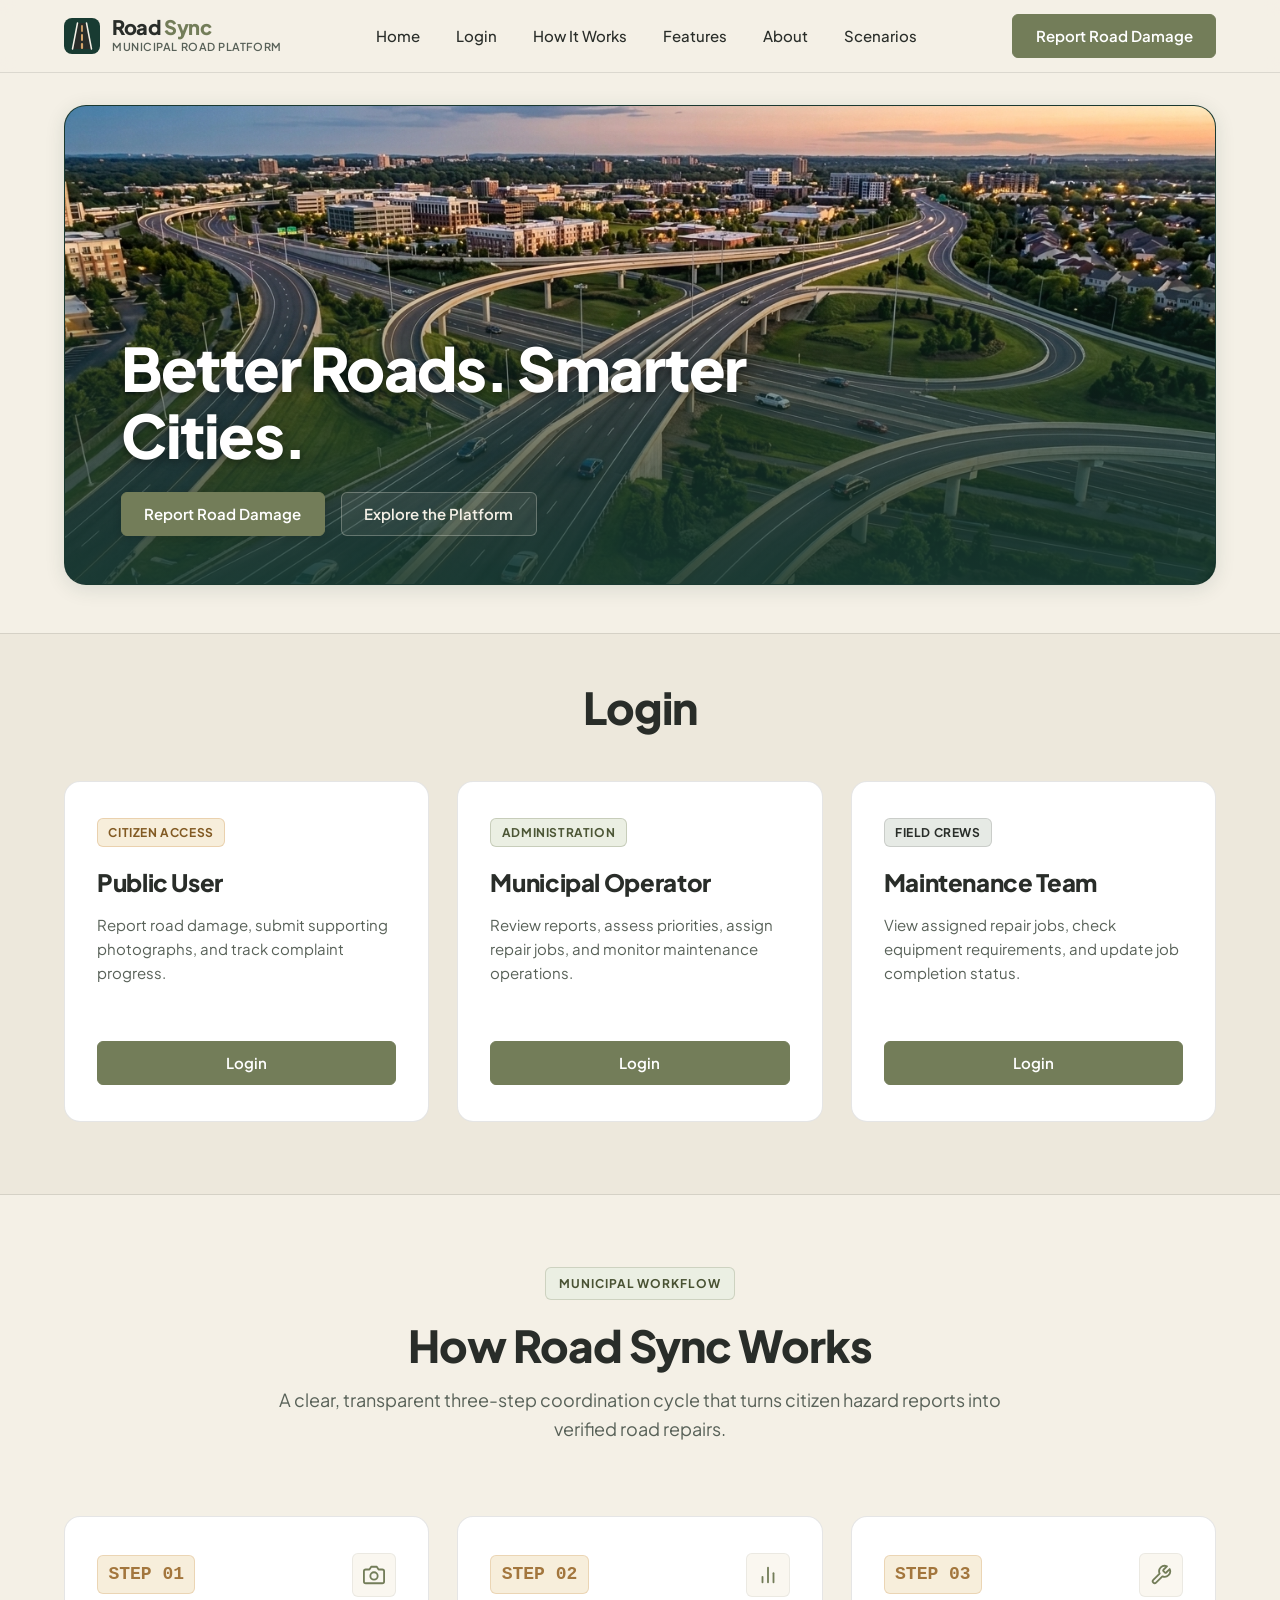
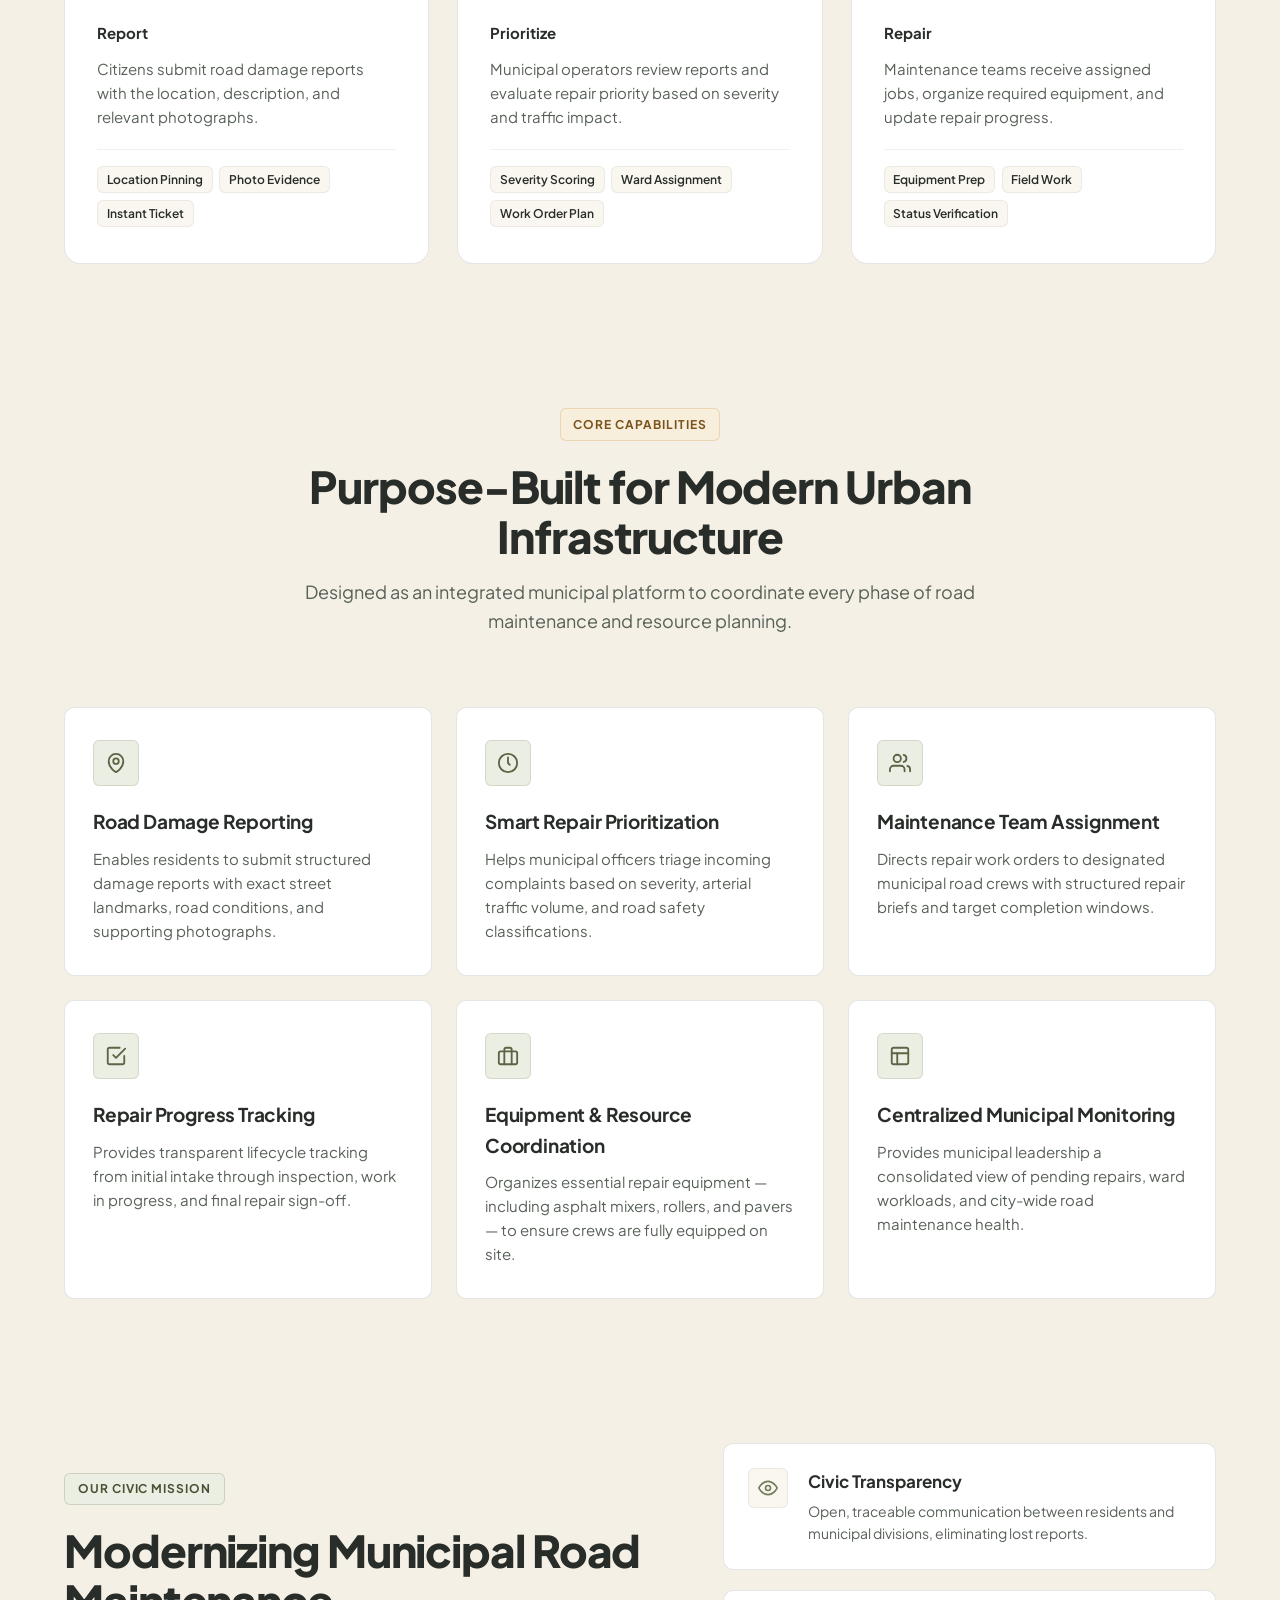
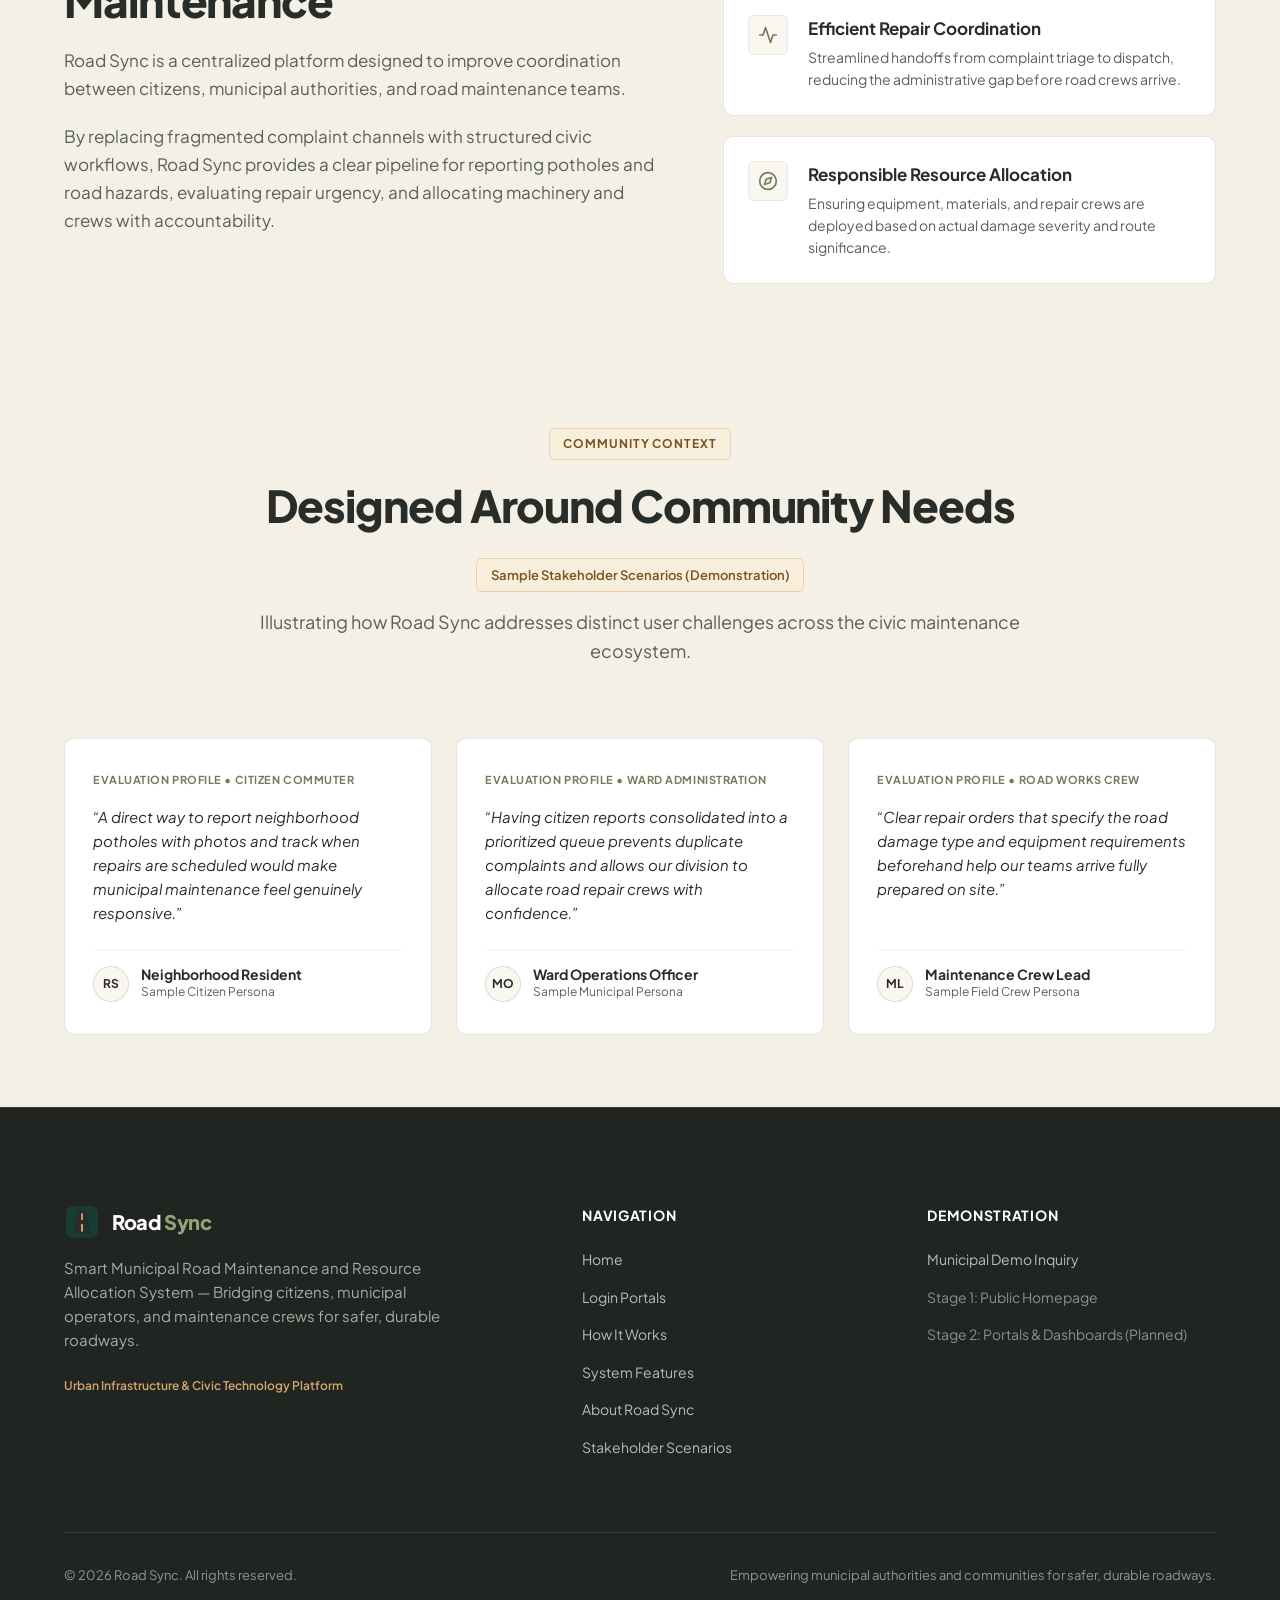
<file: frontend/index.html>
<!DOCTYPE html>
<html lang="en">
<head>
  <meta charset="UTF-8">
  <meta name="viewport" content="width=device-width, initial-scale=1.0">
  <title>Road Sync — Smart Municipal Road Maintenance & Resource Allocation</title>
  <meta name="description" content="Road Sync connects citizens, municipal operators, and maintenance teams to report road damage, prioritize repairs, and coordinate municipal resources efficiently.">
  
  <!-- Favicon -->
  <link rel="icon" type="image/svg+xml" href="assets/favicon.svg">
  
  <!-- Google Fonts: Plus Jakarta Sans -->
  <link rel="preconnect" href="https://fonts.googleapis.com">
  <link rel="preconnect" href="https://fonts.gstatic.com" crossorigin>
  <link href="https://fonts.googleapis.com/css2?family=Plus+Jakarta+Sans:wght@400;500;600;700;800&display=swap" rel="stylesheet">
  
  <!-- Main Stylesheet -->
  <link rel="stylesheet" href="styles/style.css">
</head>
<body>
  <!-- Accessible Skip Link -->
  <a href="#main-content" class="skip-link">Skip to main content</a>

  <!-- ======================================================================
       Site Header & Navigation
       ====================================================================== -->
  <header class="site-header">
    <div class="container">
      <nav class="navbar" aria-label="Main Navigation">
        <!-- Brand Wordmark & Emblem -->
        <a href="#hero" class="brand-link" aria-label="Road Sync Homepage">
          <div class="brand-logo-emblem" aria-hidden="true">
            <svg viewBox="0 0 36 36" width="36" height="36" fill="none">
              <rect width="36" height="36" rx="8" fill="#183B32"/>
              <path d="M9 31 L14 5 L22 5 L27 31 Z" fill="#292D29"/>
              <path d="M8.5 31 L13.5 5" stroke="#F4F0E6" stroke-width="1.5" stroke-linecap="round"/>
              <path d="M27.5 31 L22.5 5" stroke="#F4F0E6" stroke-width="1.5" stroke-linecap="round"/>
              <line x1="18" y1="8" x2="18" y2="13" stroke="#D4A56A" stroke-width="1.8" stroke-linecap="round"/>
              <line x1="18" y1="17" x2="18" y2="22" stroke="#D4A56A" stroke-width="2" stroke-linecap="round"/>
              <line x1="18" y1="26" x2="18" y2="30" stroke="#D4A56A" stroke-width="2.2" stroke-linecap="round"/>
            </svg>
          </div>
          <div class="brand-text-wrap">
            <span class="brand-name">Road <span>Sync</span></span>
            <span class="brand-subline">Municipal Road Platform</span>
          </div>
        </a>

        <!-- Desktop & Mobile Navigation Links -->
        <ul class="nav-menu" id="navMenu">
          <li><a href="#hero" class="nav-link">Home</a></li>
          <li><a href="#login" class="nav-link">Login</a></li>
          <li><a href="#how-it-works" class="nav-link">How It Works</a></li>
          <li><a href="#features" class="nav-link">Features</a></li>
          <li><a href="#about" class="nav-link">About</a></li>
          <li><a href="#testimonials" class="nav-link">Scenarios</a></li>
        </ul>

        <!-- Call-to-Action & Mobile Toggle -->
        <div class="nav-actions">
          <a href="#login" class="btn btn-primary" id="navReportCta">Report Road Damage</a>
          <button type="button" class="nav-toggle" id="navToggle" aria-expanded="false" aria-controls="navMenu" aria-label="Toggle navigation menu">
            <svg viewBox="0 0 24 24" width="22" height="22" stroke="currentColor" stroke-width="2" fill="none" stroke-linecap="round" stroke-linejoin="round" aria-hidden="true">
              <line x1="3" y1="12" x2="21" y2="12"></line>
              <line x1="3" y1="6" x2="21" y2="6"></line>
              <line x1="3" y1="18" x2="21" y2="18"></line>
            </svg>
          </button>
        </div>
      </nav>
    </div>
  </header>

  <!-- ======================================================================
       Main Content Container
       ====================================================================== -->
  <main id="main-content">
    
    <!-- --------------------------------------------------------------------
         Hero Section (Headline Overlaid on Aerial Road Photograph)
         -------------------------------------------------------------------- -->
    <section class="hero-section" id="hero">
      <div class="container">
        <div class="hero-image-stage">
          <img 
            id="heroAerialImg"
            src="assets/images/hero-aerial.jpg" 
            alt="High-angle aerial photograph of modern urban highway interchange with asphalt curves and road infrastructure" 
            class="hero-image"
            loading="eager"
          >
          <div class="hero-overlay">
            <h1 class="hero-title">Better Roads. Smarter Cities.</h1>
            <div class="hero-actions">
              <a href="#login" class="btn btn-hero-primary">Report Road Damage</a>
              <a href="#how-it-works" class="btn btn-hero-secondary">Explore the Platform</a>
            </div>
          </div>

          <!-- Fallback container in case image fails to load -->
          <div class="hero-visual-fallback" aria-hidden="true">
            <p>Municipal Road Infrastructure Network</p>
          </div>
        </div>
      </div>
    </section>

    <!-- --------------------------------------------------------------------
         Login Section (Directly Below Hero)
         -------------------------------------------------------------------- -->
    <section class="section login-section" id="login">
      <div class="container">
        <div class="section-header">
          <h2 class="section-title">Login</h2>
        </div>

        <div class="roles-grid">
          <!-- Role 1: Public User -->
          <article class="role-card">
            <div class="role-header">
              <span class="role-badge public">Citizen Access</span>
              <h3 class="role-title">Public User</h3>
              <p class="role-description">
                Report road damage, submit supporting photographs, and track complaint progress.
              </p>
            </div>
            <a href="login.html?role=public" class="btn btn-primary role-action">
              Login
            </a>
          </article>

          <!-- Role 2: Municipal Operator -->
          <article class="role-card">
            <div class="role-header">
              <span class="role-badge operator">Administration</span>
              <h3 class="role-title">Municipal Operator</h3>
              <p class="role-description">
                Review reports, assess priorities, assign repair jobs, and monitor maintenance operations.
              </p>
            </div>
            <a href="login.html?role=operator" class="btn btn-primary role-action">
              Login
            </a>
          </article>

          <!-- Role 3: Maintenance Team -->
          <article class="role-card">
            <div class="role-header">
              <span class="role-badge crew">Field Crews</span>
              <h3 class="role-title">Maintenance Team</h3>
              <p class="role-description">
                View assigned repair jobs, check equipment requirements, and update job completion status.
              </p>
            </div>
            <a href="login.html?role=crew" class="btn btn-primary role-action">
              Login
            </a>
          </article>
        </div>
      </div>
    </section>

    <!-- --------------------------------------------------------------------
         How It Works Section (3-Step Coordination Cycle)
         -------------------------------------------------------------------- -->
    <section class="section how-it-works-section" id="how-it-works">
      <div class="container">
        <div class="section-header">
          <div class="badge-eyebrow badge-olive">
            <span>Municipal Workflow</span>
          </div>
          <h2 class="section-title">How Road Sync Works</h2>
          <p class="section-subtitle">
            A clear, transparent three-step coordination cycle that turns citizen hazard reports into verified road repairs.
          </p>
        </div>

        <div class="steps-grid">
          <!-- Step 1: Report -->
          <article class="step-card">
            <div class="step-top">
              <span class="step-number">STEP 01</span>
              <div class="step-icon-wrap" aria-hidden="true">
                <svg viewBox="0 0 24 24" width="22" height="22" stroke="currentColor" stroke-width="2" fill="none" stroke-linecap="round" stroke-linejoin="round">
                  <path d="M23 19a2 2 0 0 1-2 2H3a2 2 0 0 1-2-2V8a2 2 0 0 1 2-2h4l2-3h6l2 3h4a2 2 0 0 1 2 2z"></path>
                  <circle cx="12" cy="13" r="4"></circle>
                </svg>
              </div>
            </div>
            <h3 class="step-title">Report</h3>
            <p class="step-description">
              Citizens submit road damage reports with the location, description, and relevant photographs.
            </p>
            <div class="step-tags">
              <span class="step-tag">Location Pinning</span>
              <span class="step-tag">Photo Evidence</span>
              <span class="step-tag">Instant Ticket</span>
            </div>
          </article>

          <!-- Step 2: Prioritize -->
          <article class="step-card">
            <div class="step-top">
              <span class="step-number">STEP 02</span>
              <div class="step-icon-wrap" aria-hidden="true">
                <svg viewBox="0 0 24 24" width="22" height="22" stroke="currentColor" stroke-width="2" fill="none" stroke-linecap="round" stroke-linejoin="round">
                  <line x1="18" y1="20" x2="18" y2="10"></line>
                  <line x1="12" y1="20" x2="12" y2="4"></line>
                  <line x1="6" y1="20" x2="6" y2="14"></line>
                </svg>
              </div>
            </div>
            <h3 class="step-title">Prioritize</h3>
            <p class="step-description">
              Municipal operators review reports and evaluate repair priority based on severity and traffic impact.
            </p>
            <div class="step-tags">
              <span class="step-tag">Severity Scoring</span>
              <span class="step-tag">Ward Assignment</span>
              <span class="step-tag">Work Order Plan</span>
            </div>
          </article>

          <!-- Step 3: Repair -->
          <article class="step-card">
            <div class="step-top">
              <span class="step-number">STEP 03</span>
              <div class="step-icon-wrap" aria-hidden="true">
                <svg viewBox="0 0 24 24" width="22" height="22" stroke="currentColor" stroke-width="2" fill="none" stroke-linecap="round" stroke-linejoin="round">
                  <path d="M14.7 6.3a1 1 0 0 0 0 1.4l1.6 1.6a1 1 0 0 0 1.4 0l3.77-3.77a6 6 0 0 1-7.94 7.94l-6.91 6.91a2.12 2.12 0 0 1-3-3l6.91-6.91a6 6 0 0 1 7.94-7.94l-3.76 3.76z"></path>
                </svg>
              </div>
            </div>
            <h3 class="step-title">Repair</h3>
            <p class="step-description">
              Maintenance teams receive assigned jobs, organize required equipment, and update repair progress.
            </p>
            <div class="step-tags">
              <span class="step-tag">Equipment Prep</span>
              <span class="step-tag">Field Work</span>
              <span class="step-tag">Status Verification</span>
            </div>
          </article>
        </div>
      </div>
    </section>

    <!-- --------------------------------------------------------------------
         Features Section (6-Card Core Capabilities Grid)
         -------------------------------------------------------------------- -->
    <section class="section features-section" id="features">
      <div class="container">
        <div class="section-header">
          <div class="badge-eyebrow badge-light">
            <span>Core Capabilities</span>
          </div>
          <h2 class="section-title">Purpose-Built for Modern Urban Infrastructure</h2>
          <p class="section-subtitle">
            Designed as an integrated municipal platform to coordinate every phase of road maintenance and resource planning.
          </p>
        </div>

        <div class="features-grid">
          <!-- Feature 1 -->
          <article class="feature-card">
            <div class="feature-icon-box" aria-hidden="true">
              <svg viewBox="0 0 24 24" width="22" height="22" stroke="currentColor" stroke-width="2" fill="none" stroke-linecap="round" stroke-linejoin="round">
                <path d="M12 22s-8-4.5-8-11.8A8 8 0 0 1 12 2a8 8 0 0 1 8 8.2c0 7.3-8 11.8-8 11.8z"></path>
                <circle cx="12" cy="10" r="3"></circle>
              </svg>
            </div>
            <h3 class="feature-title">Road Damage Reporting</h3>
            <p class="feature-description">
              Enables residents to submit structured damage reports with exact street landmarks, road conditions, and supporting photographs.
            </p>
          </article>

          <!-- Feature 2 -->
          <article class="feature-card">
            <div class="feature-icon-box" aria-hidden="true">
              <svg viewBox="0 0 24 24" width="22" height="22" stroke="currentColor" stroke-width="2" fill="none" stroke-linecap="round" stroke-linejoin="round">
                <circle cx="12" cy="12" r="10"></circle>
                <polyline points="12 6 12 12 14 14"></polyline>
              </svg>
            </div>
            <h3 class="feature-title">Smart Repair Prioritization</h3>
            <p class="feature-description">
              Helps municipal officers triage incoming complaints based on severity, arterial traffic volume, and road safety classifications.
            </p>
          </article>

          <!-- Feature 3 -->
          <article class="feature-card">
            <div class="feature-icon-box" aria-hidden="true">
              <svg viewBox="0 0 24 24" width="22" height="22" stroke="currentColor" stroke-width="2" fill="none" stroke-linecap="round" stroke-linejoin="round">
                <path d="M17 21v-2a4 4 0 0 0-4-4H5a4 4 0 0 0-4 4v2"></path>
                <circle cx="9" cy="7" r="4"></circle>
                <path d="M23 21v-2a4 4 0 0 0-3-3.87"></path>
                <path d="M16 3.13a4 4 0 0 1 0 7.75"></path>
              </svg>
            </div>
            <h3 class="feature-title">Maintenance Team Assignment</h3>
            <p class="feature-description">
              Directs repair work orders to designated municipal road crews with structured repair briefs and target completion windows.
            </p>
          </article>

          <!-- Feature 4 -->
          <article class="feature-card">
            <div class="feature-icon-box" aria-hidden="true">
              <svg viewBox="0 0 24 24" width="22" height="22" stroke="currentColor" stroke-width="2" fill="none" stroke-linecap="round" stroke-linejoin="round">
                <polyline points="9 11 12 14 22 4"></polyline>
                <path d="M21 12v7a2 2 0 0 1-2 2H5a2 2 0 0 1-2-2V5a2 2 0 0 1 2-2h11"></path>
              </svg>
            </div>
            <h3 class="feature-title">Repair Progress Tracking</h3>
            <p class="feature-description">
              Provides transparent lifecycle tracking from initial intake through inspection, work in progress, and final repair sign-off.
            </p>
          </article>

          <!-- Feature 5 -->
          <article class="feature-card">
            <div class="feature-icon-box" aria-hidden="true">
              <svg viewBox="0 0 24 24" width="22" height="22" stroke="currentColor" stroke-width="2" fill="none" stroke-linecap="round" stroke-linejoin="round">
                <rect x="2" y="7" width="20" height="14" rx="2" ry="2"></rect>
                <path d="M16 21V5a2 2 0 0 0-2-2h-4a2 2 0 0 0-2 2v16"></path>
              </svg>
            </div>
            <h3 class="feature-title">Equipment & Resource Coordination</h3>
            <p class="feature-description">
              Organizes essential repair equipment — including asphalt mixers, rollers, and pavers — to ensure crews are fully equipped on site.
            </p>
          </article>

          <!-- Feature 6 -->
          <article class="feature-card">
            <div class="feature-icon-box" aria-hidden="true">
              <svg viewBox="0 0 24 24" width="22" height="22" stroke="currentColor" stroke-width="2" fill="none" stroke-linecap="round" stroke-linejoin="round">
                <rect x="3" y="3" width="18" height="18" rx="2" ry="2"></rect>
                <line x1="3" y1="9" x2="21" y2="9"></line>
                <line x1="9" y1="21" x2="9" y2="9"></line>
              </svg>
            </div>
            <h3 class="feature-title">Centralized Municipal Monitoring</h3>
            <p class="feature-description">
              Provides municipal leadership a consolidated view of pending repairs, ward workloads, and city-wide road maintenance health.
            </p>
          </article>
        </div>
      </div>
    </section>



    <!-- --------------------------------------------------------------------
         About Section (Civic Purpose & Core Pillars)
         -------------------------------------------------------------------- -->
    <section class="section about-section" id="about">
      <div class="container">
        <div class="about-grid">
          <div class="about-narrative">
            <div class="badge-eyebrow badge-olive">
              <span>Our Civic Mission</span>
            </div>
            <h2 class="section-title">Modernizing Municipal Road Maintenance</h2>
            <p class="about-p">
              Road Sync is a centralized platform designed to improve coordination between citizens, municipal authorities, and road maintenance teams.
            </p>
            <p class="about-p">
              By replacing fragmented complaint channels with structured civic workflows, Road Sync provides a clear pipeline for reporting potholes and road hazards, evaluating repair urgency, and allocating machinery and crews with accountability.
            </p>
          </div>

          <div class="about-pillars">
            <!-- Pillar 1 -->
            <div class="pillar-card">
              <div class="pillar-icon-box" aria-hidden="true">
                <svg viewBox="0 0 24 24" width="20" height="20" stroke="currentColor" stroke-width="2" fill="none" stroke-linecap="round" stroke-linejoin="round">
                  <path d="M1 12s4-8 11-8 11 8 11 8-4 8-11 8-11-8-11-8z"></path>
                  <circle cx="12" cy="12" r="3"></circle>
                </svg>
              </div>
              <div>
                <h3 class="pillar-title">Civic Transparency</h3>
                <p class="pillar-desc">
                  Open, traceable communication between residents and municipal divisions, eliminating lost reports.
                </p>
              </div>
            </div>

            <!-- Pillar 2 -->
            <div class="pillar-card">
              <div class="pillar-icon-box" aria-hidden="true">
                <svg viewBox="0 0 24 24" width="20" height="20" stroke="currentColor" stroke-width="2" fill="none" stroke-linecap="round" stroke-linejoin="round">
                  <polyline points="22 12 18 12 15 21 9 3 6 12 2 12"></polyline>
                </svg>
              </div>
              <div>
                <h3 class="pillar-title">Efficient Repair Coordination</h3>
                <p class="pillar-desc">
                  Streamlined handoffs from complaint triage to dispatch, reducing the administrative gap before road crews arrive.
                </p>
              </div>
            </div>

            <!-- Pillar 3 -->
            <div class="pillar-card">
              <div class="pillar-icon-box" aria-hidden="true">
                <svg viewBox="0 0 24 24" width="20" height="20" stroke="currentColor" stroke-width="2" fill="none" stroke-linecap="round" stroke-linejoin="round">
                  <circle cx="12" cy="12" r="10"></circle>
                  <polygon points="16.24 7.76 14.12 14.12 7.76 16.24 9.88 9.88 16.24 7.76"></polygon>
                </svg>
              </div>
              <div>
                <h3 class="pillar-title">Responsible Resource Allocation</h3>
                <p class="pillar-desc">
                  Ensuring equipment, materials, and repair crews are deployed based on actual damage severity and route significance.
                </p>
              </div>
            </div>
          </div>
        </div>
      </div>
    </section>

    <!-- --------------------------------------------------------------------
         Testimonials / Demonstration Scenarios Section
         -------------------------------------------------------------------- -->
    <section class="section testimonials-section" id="testimonials">
      <div class="container">
        <div class="section-header">
          <div class="badge-eyebrow badge-light">
            <span>Community Context</span>
          </div>
          <h2 class="section-title">Designed Around Community Needs</h2>
          <div class="demo-disclaimer-pill" role="note">
            <span>Sample Stakeholder Scenarios (Demonstration)</span>
          </div>
          <p class="section-subtitle" style="margin-top: 1rem;">
            Illustrating how Road Sync addresses distinct user challenges across the civic maintenance ecosystem.
          </p>
        </div>

        <div class="testimonials-grid">
          <!-- Persona 1: Resident -->
          <article class="testimonial-card">
            <span class="scenario-label">Evaluation Profile • Citizen Commuter</span>
            <blockquote class="testimonial-quote">
              “A direct way to report neighborhood potholes with photos and track when repairs are scheduled would make municipal maintenance feel genuinely responsive.”
            </blockquote>
            <div class="testimonial-author">
              <div class="author-avatar" aria-hidden="true">RS</div>
              <div>
                <p class="author-name">Neighborhood Resident</p>
                <p class="author-role">Sample Citizen Persona</p>
              </div>
            </div>
          </article>

          <!-- Persona 2: Municipal Operator -->
          <article class="testimonial-card">
            <span class="scenario-label">Evaluation Profile • Ward Administration</span>
            <blockquote class="testimonial-quote">
              “Having citizen reports consolidated into a prioritized queue prevents duplicate complaints and allows our division to allocate road repair crews with confidence.”
            </blockquote>
            <div class="testimonial-author">
              <div class="author-avatar" aria-hidden="true">MO</div>
              <div>
                <p class="author-name">Ward Operations Officer</p>
                <p class="author-role">Sample Municipal Persona</p>
              </div>
            </div>
          </article>

          <!-- Persona 3: Maintenance Lead -->
          <article class="testimonial-card">
            <span class="scenario-label">Evaluation Profile • Road Works Crew</span>
            <blockquote class="testimonial-quote">
              “Clear repair orders that specify the road damage type and equipment requirements beforehand help our teams arrive fully prepared on site.”
            </blockquote>
            <div class="testimonial-author">
              <div class="author-avatar" aria-hidden="true">ML</div>
              <div>
                <p class="author-name">Maintenance Crew Lead</p>
                <p class="author-role">Sample Field Crew Persona</p>
              </div>
            </div>
          </article>
        </div>
      </div>
    </section>

  </main>

  <!-- ======================================================================
       Site Footer
       ====================================================================== -->
  <footer class="site-footer">
    <div class="container">
      <div class="footer-top">
        <!-- Brand Summary -->
        <div class="footer-brand-wrap">
          <a href="#hero" class="footer-brand" aria-label="Road Sync Home">
            <div class="brand-logo-emblem" aria-hidden="true">
              <svg viewBox="0 0 36 36" width="32" height="32" fill="none">
                <rect width="36" height="36" rx="8" fill="#183B32"/>
                <path d="M9 31 L14 5 L22 5 L27 31 Z" fill="#292D29"/>
                <line x1="18" y1="9" x2="18" y2="15" stroke="#D4A56A" stroke-width="2" stroke-linecap="round"/>
                <line x1="18" y1="21" x2="18" y2="28" stroke="#D4A56A" stroke-width="2.2" stroke-linecap="round"/>
              </svg>
            </div>
            <span class="brand-name">Road <span>Sync</span></span>
          </a>
          <p class="footer-description">
            Smart Municipal Road Maintenance and Resource Allocation System — Bridging citizens, municipal operators, and maintenance crews for safer, durable roadways.
          </p>
          <div class="footer-tagline-badge">
            <span>Urban Infrastructure & Civic Technology Platform</span>
          </div>
        </div>

        <!-- Quick Links -->
        <div>
          <h3 class="footer-col-title">Navigation</h3>
          <ul class="footer-links">
            <li><a href="#hero" class="footer-link">Home</a></li>
            <li><a href="#login" class="footer-link">Login Portals</a></li>
            <li><a href="#how-it-works" class="footer-link">How It Works</a></li>
            <li><a href="#features" class="footer-link">System Features</a></li>
            <li><a href="#about" class="footer-link">About Road Sync</a></li>
            <li><a href="#testimonials" class="footer-link">Stakeholder Scenarios</a></li>
          </ul>
        </div>

        <!-- Contact & Academic Note -->
        <div>
          <h3 class="footer-col-title">Demonstration</h3>
          <ul class="footer-links">
            <li>
              <a href="#" class="footer-link" data-role-action="contact">Municipal Demo Inquiry</a>
            </li>
            <li><span class="footer-link" style="opacity: 0.7;">Stage 1: Public Homepage</span></li>
            <li><span class="footer-link" style="opacity: 0.7;">Stage 2: Portals & Dashboards (Planned)</span></li>
          </ul>
        </div>
      </div>

      <div class="footer-bottom">
        <p class="footer-copy">© 2026 Road Sync. All rights reserved.</p>
        <div class="footer-meta">
          <span>Empowering municipal authorities and communities for safer, durable roadways.</span>
        </div>
      </div>
    </div>
  </footer>

  <!-- ======================================================================
       Native Accessible Modal Dialog (Stage 1 Notice)
       ====================================================================== -->
  <dialog id="roleModal" class="modal-dialog" aria-labelledby="modalRoleTitle" aria-describedby="modalRoleBody">
    <div class="modal-inner">
      <button type="button" class="modal-close-btn" id="modalCloseBtn" aria-label="Close dialog">
        <svg viewBox="0 0 24 24" width="18" height="18" stroke="currentColor" stroke-width="2" fill="none" stroke-linecap="round" stroke-linejoin="round" aria-hidden="true">
          <line x1="18" y1="6" x2="6" y2="18"></line>
          <line x1="6" y1="6" x2="18" y2="18"></line>
        </svg>
      </button>

      <span id="modalRoleBadge" class="modal-badge public">Stage 1 Notice</span>
      <h2 id="modalRoleTitle" class="modal-title">Role Portal Access</h2>
      <p id="modalRoleBody" class="modal-body">
        Role-based workflows are scheduled for Stage 2 development.
      </p>

      <div id="modalRoleNotice" class="modal-notice-box">
        Stage 1 Demonstration Notice.
      </div>

      <div class="modal-actions">
        <button type="button" class="btn btn-primary" id="modalActionBtn">Got It</button>
      </div>
    </div>
  </dialog>

  <!-- JavaScript -->
  <script src="js/script.js"></script>
</body>
</html>
</file>
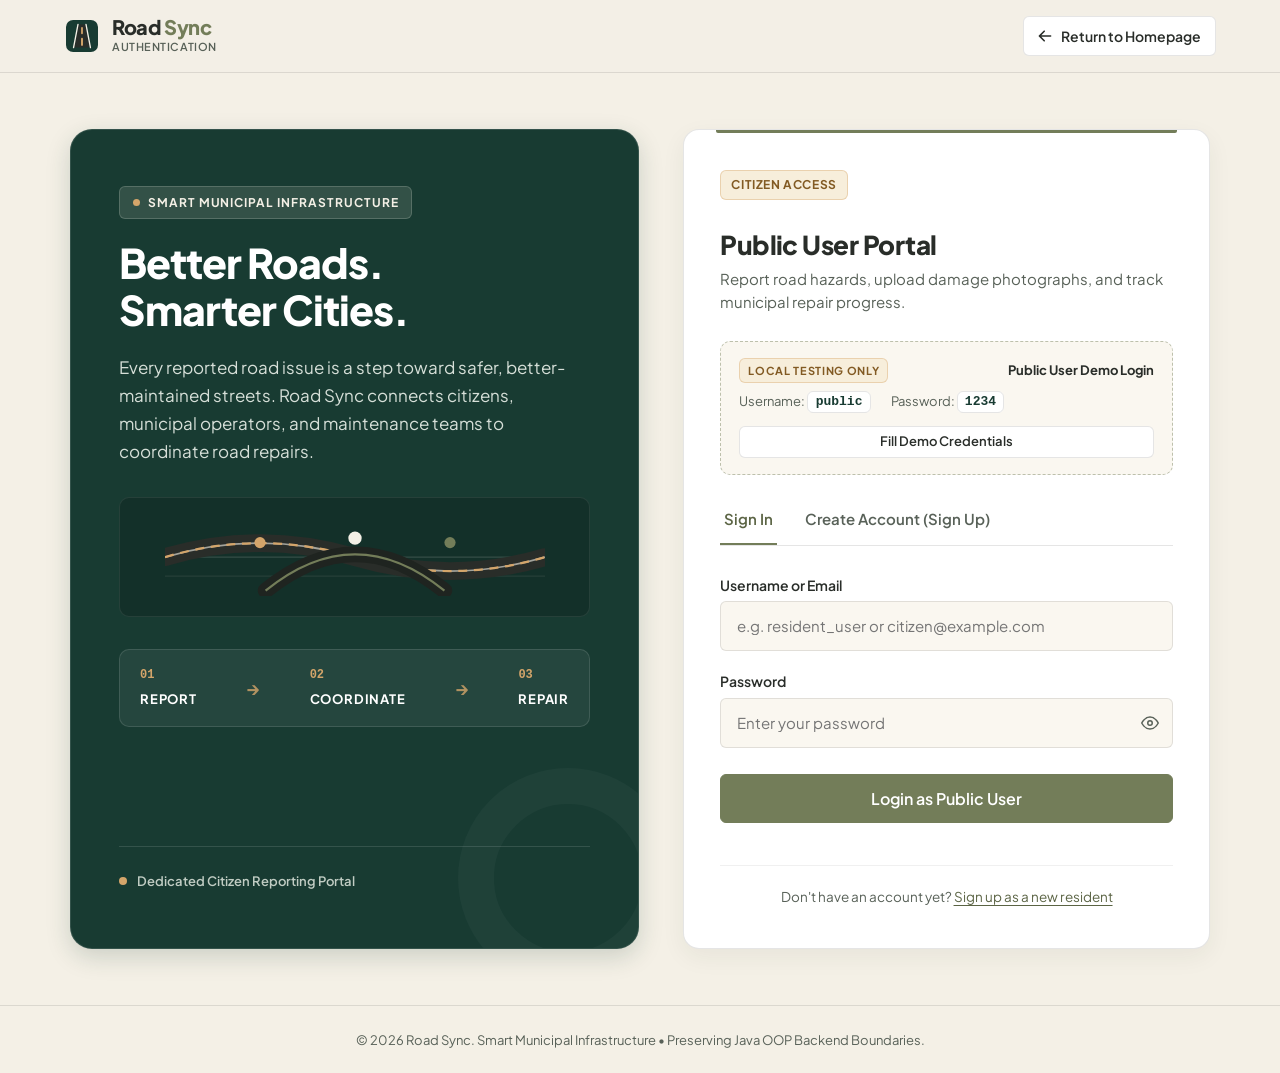
<file: frontend/login.html>
<!DOCTYPE html>
<html lang="en">
<head>
  <meta charset="UTF-8">
  <meta name="viewport" content="width=device-width, initial-scale=1.0">
  <title>Road Sync — Portal Authentication & Public Registration</title>
  <meta name="description" content="Dedicated role-specific login screens and public registration for Road Sync municipal infrastructure platform.">
  
  <!-- Favicon -->
  <link rel="icon" type="image/svg+xml" href="assets/favicon.svg">
  
  <!-- Google Fonts: Plus Jakarta Sans -->
  <link rel="preconnect" href="https://fonts.googleapis.com">
  <link rel="preconnect" href="https://fonts.gstatic.com" crossorigin>
  <link href="https://fonts.googleapis.com/css2?family=Plus+Jakarta+Sans:wght@400;500;600;700;800&display=swap" rel="stylesheet">
  
  <!-- Main Stylesheet -->
  <link rel="stylesheet" href="styles/style.css">
</head>
<body class="auth-page">

  <!-- ======================================================================
       Authentication Top Bar
       ====================================================================== -->
  <header class="auth-header">
    <div class="container">
      <nav class="auth-nav" aria-label="Authentication Navigation">
        <!-- Brand Link -->
        <a href="index.html" class="brand-link" aria-label="Road Sync Homepage">
          <div class="brand-logo-emblem" aria-hidden="true">
            <svg viewBox="0 0 36 36" width="32" height="32" fill="none">
              <rect width="36" height="36" rx="8" fill="#183B32"/>
              <path d="M9 31 L14 5 L22 5 L27 31 Z" fill="#292D29"/>
              <path d="M8.5 31 L13.5 5" stroke="#F4F0E6" stroke-width="1.5" stroke-linecap="round"/>
              <path d="M27.5 31 L22.5 5" stroke="#F4F0E6" stroke-width="1.5" stroke-linecap="round"/>
              <line x1="18" y1="9" x2="18" y2="15" stroke="#D4A56A" stroke-width="2" stroke-linecap="round"/>
              <line x1="18" y1="21" x2="18" y2="28" stroke="#D4A56A" stroke-width="2.2" stroke-linecap="round"/>
            </svg>
          </div>
          <div class="brand-text-wrap">
            <span class="brand-name">Road <span>Sync</span></span>
            <span class="brand-subline">Authentication</span>
          </div>
        </a>

        <!-- Return to Homepage Link -->
        <a href="index.html" class="auth-back-link">
          <svg viewBox="0 0 20 20" width="16" height="16" fill="currentColor" aria-hidden="true">
            <path fill-rule="evenodd" d="M9.707 16.707a1 1 0 01-1.414 0l-6-6a1 1 0 010-1.414l6-6a1 1 0 011.414 1.414L5.414 9H17a1 1 0 110 2H5.414l4.293 4.293a1 1 0 010 1.414z" clip-rule="evenodd"/>
          </svg>
          <span>Return to Homepage</span>
        </a>
      </nav>
    </div>
  </header>

  <!-- ======================================================================
       Main Authentication Container (Split-Screen Layout)
       ====================================================================== -->
  <main class="auth-main" id="main-content">
    <div class="container">
      <div class="auth-split-layout">

        <!-- ----------------------------------------------------------------
             LEFT SIDE — BRANDING AND INFORMATION
             ---------------------------------------------------------------- -->
        <aside class="auth-brand-panel" aria-label="Road Sync Civic Platform Overview">
          <div>
            <div class="badge-eyebrow badge-dark">
              <span class="badge-dot" aria-hidden="true"></span>
              <span>Smart Municipal Infrastructure</span>
            </div>

            <h1 class="brand-panel-headline">Better Roads.<br>Smarter Cities.</h1>

            <p class="brand-panel-text">
              Every reported road issue is a step toward safer, better-maintained streets. Road Sync connects citizens, municipal operators, and maintenance teams to coordinate road repairs.
            </p>

            <!-- Elegant Road-Inspired Decorative Graphic (Inline SVG) -->
            <div class="road-graphic-wrap" aria-hidden="true">
              <svg class="road-graphic-svg" viewBox="0 0 340 70" fill="none">
                <!-- Ground grid lines -->
                <line x1="0" y1="35" x2="340" y2="35" stroke="rgba(244, 240, 230, 0.15)" stroke-width="1"/>
                <line x1="0" y1="52" x2="340" y2="52" stroke="rgba(244, 240, 230, 0.08)" stroke-width="1"/>
                
                <!-- Main Arterial Road (Asphalt band) -->
                <path d="M 0 35 Q 85 10, 170 35 T 340 35" stroke="#292D29" stroke-width="16" stroke-linecap="round"/>
                <path d="M 0 35 Q 85 10, 170 35 T 340 35" stroke="#F4F0E6" stroke-width="1.5" stroke-dasharray="0" fill="none" opacity="0.6"/>
                <path d="M 0 35 Q 85 10, 170 35 T 340 35" stroke="#D4A56A" stroke-width="2" stroke-dasharray="8 6" fill="none"/>
                
                <!-- Crossing Overpass Flyover -->
                <path d="M 90 65 Q 170 0, 250 65" stroke="#1F2420" stroke-width="14" stroke-linecap="round"/>
                <path d="M 90 65 Q 170 0, 250 65" stroke="#737D59" stroke-width="2" fill="none"/>
                
                <!-- Civic Junction Nodes -->
                <circle cx="85" cy="22" r="5" fill="#D4A56A"/>
                <circle cx="170" cy="18" r="6" fill="#F4F0E6"/>
                <circle cx="255" cy="22" r="5" fill="#737D59"/>
              </svg>
            </div>

            <!-- Short Three-Step Visual Sequence -->
            <div class="workflow-strip" aria-label="Workflow: Report to Coordinate to Repair">
              <div class="workflow-step">
                <span class="step-num">01</span>
                <span class="step-label">REPORT</span>
              </div>
              <span class="workflow-arrow" aria-hidden="true">→</span>
              <div class="workflow-step">
                <span class="step-num">02</span>
                <span class="step-label">COORDINATE</span>
              </div>
              <span class="workflow-arrow" aria-hidden="true">→</span>
              <div class="workflow-step">
                <span class="step-num">03</span>
                <span class="step-label">REPAIR</span>
              </div>
            </div>
          </div>

          <!-- Dynamic Active Role Callout -->
          <div class="brand-panel-role-callout" id="brandRoleCallout">
            <span class="dot" aria-hidden="true"></span>
            <span id="brandRoleText">Dedicated Citizen Reporting Portal</span>
          </div>
        </aside>

        <!-- ----------------------------------------------------------------
             RIGHT SIDE — DEDICATED LOGIN FORM
             ---------------------------------------------------------------- -->
        <div class="auth-form-panel">

          <!-- Development Mode Notice Banner (Appears on Successful Validation) -->
          <section class="dev-feedback-box" id="devFeedbackBox" aria-live="polite" role="status">
            <div class="dev-feedback-header">
              <svg viewBox="0 0 20 20" width="18" height="18" fill="currentColor" aria-hidden="true">
                <path fill-rule="evenodd" d="M10 18a8 8 0 100-16 8 8 0 000 16zm3.707-9.293a1 1 0 00-1.414-1.414L9 10.586 7.707 9.293a1 1 0 00-1.414 1.414l2 2a1 1 0 001.414 0l4-4z" clip-rule="evenodd"/>
              </svg>
              <span>Frontend Validation Passed</span>
            </div>
            <p class="dev-feedback-footer">
              <strong>Stage 2 Development Mode Notice:</strong> Form fields passed all client-side validation rules. In accordance with project requirements, the Java OOP backend (<code>Main.java</code>) and database services are not yet connected. No passwords or credentials have been stored in browser storage.
            </p>
            <div class="dev-feedback-meta" id="devFeedbackMeta"></div>
            <button type="button" class="btn btn-secondary" id="devFeedbackClose" style="padding: 0.4rem 0.8rem; font-size: 0.8125rem; margin-top: 0.5rem;">
              Dismiss Notice
            </button>
          </section>

          <!-- ==============================================================
               Dedicated Screen A: Public User (Login & Registration)
               ============================================================== -->
          <section class="auth-card" id="panelPublic">
            <div class="auth-card-header">
              <div class="auth-role-badge-row">
                <span class="role-badge public">Citizen Access</span>
              </div>
              <h2 class="auth-title">Public User Portal</h2>
              <p class="auth-subtitle">
                Report road hazards, upload damage photographs, and track municipal repair progress.
              </p>
            </div>

            <!-- Temporary Demo Credentials Callout -->
            <div class="demo-credentials-card" role="note">
              <div class="demo-credentials-header">
                <span class="demo-badge-pill">Local Testing Only</span>
                <span class="demo-role-label">Public User Demo Login</span>
              </div>
              <div class="demo-cred-row">
                <span>Username: <code>public</code></span>
                <span>Password: <code>1234</code></span>
              </div>
              <button type="button" class="btn btn-secondary btn-sm fill-demo-btn" data-fill-role="public">
                Fill Demo Credentials
              </button>
            </div>

            <!-- Public Mode Tabs: Sign In vs Sign Up -->
            <div class="public-mode-tabs" role="tablist">
              <button type="button" class="public-mode-tab active" data-public-mode="login" role="tab" aria-selected="true">
                Sign In
              </button>
              <button type="button" class="public-mode-tab" data-public-mode="register" role="tab" aria-selected="false">
                Create Account (Sign Up)
              </button>
            </div>

            <!-- Form A.1: Public User Login -->
            <form id="formPublicLogin" class="form-stack" novalidate>
              <div class="form-group">
                <label for="publicLoginUser" class="form-label">Username or Email</label>
                <div class="input-wrap">
                  <input 
                    type="text" 
                    id="publicLoginUser" 
                    class="form-input" 
                    placeholder="e.g. resident_user or citizen@example.com" 
                    autocomplete="username"
                    required
                  >
                </div>
                <span class="field-error-text" id="errPublicLoginUser"></span>
              </div>

              <div class="form-group">
                <label for="publicLoginPass" class="form-label">Password</label>
                <div class="input-wrap has-toggle">
                  <input 
                    type="password" 
                    id="publicLoginPass" 
                    class="form-input" 
                    placeholder="Enter your password" 
                    autocomplete="current-password"
                    required
                  >
                  <button type="button" class="password-toggle-btn" data-target-input="publicLoginPass" aria-label="Show password"></button>
                </div>
                <span class="field-error-text" id="errPublicLoginPass"></span>
              </div>

              <button type="submit" class="btn btn-primary auth-submit-btn">Login as Public User</button>

              <div class="auth-footer-help">
                <span>Don't have an account yet? </span>
                <button type="button" class="auth-switch-link" data-switch-to="register" style="background: none; border: none; font: inherit;">
                  Sign up as a new resident
                </button>
              </div>
            </form>

            <!-- Form A.2: Public User Registration -->
            <form id="formPublicRegister" class="form-stack" style="display: none;" novalidate>
              <div class="form-group">
                <label for="publicRegName" class="form-label">Full Name</label>
                <div class="input-wrap">
                  <input 
                    type="text" 
                    id="publicRegName" 
                    class="form-input" 
                    placeholder="e.g. Priya Sharma" 
                    autocomplete="name"
                    required
                  >
                </div>
                <span class="field-error-text" id="errPublicRegName"></span>
              </div>

              <div class="form-group">
                <label for="publicRegEmail" class="form-label">Email Address</label>
                <div class="input-wrap">
                  <input 
                    type="email" 
                    id="publicRegEmail" 
                    class="form-input" 
                    placeholder="e.g. priya.sharma@example.com" 
                    autocomplete="email"
                    required
                  >
                </div>
                <span class="field-error-text" id="errPublicRegEmail"></span>
              </div>

              <div class="form-group">
                <label for="publicRegUser" class="form-label">
                  <span>Username</span>
                  <span class="label-hint">For Java User class</span>
                </label>
                <div class="input-wrap">
                  <input 
                    type="text" 
                    id="publicRegUser" 
                    class="form-input" 
                    placeholder="e.g. priya_ward4" 
                    autocomplete="username"
                    required
                  >
                </div>
                <span class="field-error-text" id="errPublicRegUser"></span>
              </div>

              <div class="form-group">
                <label for="publicRegPass" class="form-label">
                  <span>Password</span>
                  <span class="label-hint">Min. 6 characters</span>
                </label>
                <div class="input-wrap has-toggle">
                  <input 
                    type="password" 
                    id="publicRegPass" 
                    class="form-input" 
                    placeholder="Create a strong password" 
                    autocomplete="new-password"
                    required
                  >
                  <button type="button" class="password-toggle-btn" data-target-input="publicRegPass" aria-label="Show password"></button>
                </div>
                <span class="field-error-text" id="errPublicRegPass"></span>
              </div>

              <div class="form-group">
                <label for="publicRegConfirm" class="form-label">Confirm Password</label>
                <div class="input-wrap has-toggle">
                  <input 
                    type="password" 
                    id="publicRegConfirm" 
                    class="form-input" 
                    placeholder="Re-enter password to confirm" 
                    autocomplete="new-password"
                    required
                  >
                  <button type="button" class="password-toggle-btn" data-target-input="publicRegConfirm" aria-label="Show password"></button>
                </div>
                <span class="field-error-text" id="errPublicRegConfirm"></span>
              </div>

              <button type="submit" class="btn btn-primary auth-submit-btn">Register as Public User</button>

              <div class="auth-footer-help">
                <span>Already have an account? </span>
                <button type="button" class="auth-switch-link" data-switch-to="login" style="background: none; border: none; font: inherit;">
                  Sign in to your account
                </button>
              </div>
            </form>
          </section>

          <!-- ==============================================================
               Dedicated Screen B: Municipal Operator Login
               ============================================================== -->
          <section class="auth-card" id="panelOperator" style="display: none;">
            <div class="auth-card-header">
              <div class="auth-role-badge-row">
                <span class="role-badge operator">Administration</span>
              </div>
              <h2 class="auth-title">Municipal Operator Login</h2>
              <p class="auth-subtitle">
                Review incoming citizen reports, prioritize repair urgencies, and dispatch work orders to maintenance teams.
              </p>
            </div>

            <!-- Temporary Demo Credentials Callout -->
            <div class="demo-credentials-card" role="note">
              <div class="demo-credentials-header">
                <span class="demo-badge-pill">Local Testing Only</span>
                <span class="demo-role-label">Municipal Operator Demo Login</span>
              </div>
              <div class="demo-cred-row">
                <span>Username: <code>operator</code></span>
                <span>Password: <code>1234</code></span>
              </div>
              <button type="button" class="btn btn-secondary btn-sm fill-demo-btn" data-fill-role="operator">
                Fill Demo Credentials
              </button>
            </div>

            <!-- Administrative Access Notice (No Public Registration) -->
            <div class="admin-provision-notice" role="note">
              <svg viewBox="0 0 20 20" width="18" height="18" fill="currentColor" aria-hidden="true">
                <path fill-rule="evenodd" d="M18 10a8 8 0 11-16 0 8 8 0 0116 0zm-7-4a1 1 0 11-2 0 1 1 0 012 0zM9 9a1 1 0 000 2v3a1 1 0 001 1h1a1 1 0 100-2v-3a1 1 0 00-1-1H9z" clip-rule="evenodd"/>
              </svg>
              <div>
                <strong>Administrative Account Policy:</strong> Municipal Operator credentials are provisioned by the authorized municipal project administrator. Public self-registration is restricted for administrative roles.
              </div>
            </div>

            <form id="formOperatorLogin" class="form-stack" novalidate>
              <div class="form-group">
                <label for="operatorLoginUser" class="form-label">Operator Username / Employee ID</label>
                <div class="input-wrap">
                  <input 
                    type="text" 
                    id="operatorLoginUser" 
                    class="form-input" 
                    placeholder="e.g. op_central or operator@citygov.org" 
                    autocomplete="username"
                    required
                  >
                </div>
                <span class="field-error-text" id="errOperatorLoginUser"></span>
              </div>

              <div class="form-group">
                <label for="operatorLoginPass" class="form-label">Password</label>
                <div class="input-wrap has-toggle">
                  <input 
                    type="password" 
                    id="operatorLoginPass" 
                    class="form-input" 
                    placeholder="Enter administrative password" 
                    autocomplete="current-password"
                    required
                  >
                  <button type="button" class="password-toggle-btn" data-target-input="operatorLoginPass" aria-label="Show password"></button>
                </div>
                <span class="field-error-text" id="errOperatorLoginPass"></span>
              </div>

              <button type="submit" class="btn btn-primary auth-submit-btn">Login as Municipal Operator</button>

              <div class="auth-footer-help">
                <span>Need operator credentials? Contact the Municipal Administration Desk.</span>
              </div>
            </form>
          </section>

          <!-- ==============================================================
               Dedicated Screen C: Maintenance Team Login
               ============================================================== -->
          <section class="auth-card" id="panelCrew" style="display: none;">
            <div class="auth-card-header">
              <div class="auth-role-badge-row">
                <span class="role-badge crew">Field Crews</span>
              </div>
              <h2 class="auth-title">Maintenance Team Login</h2>
              <p class="auth-subtitle">
                View assigned repair orders, check equipment readiness (asphalt mixers, rollers), and update job completion status.
              </p>
            </div>

            <!-- Temporary Demo Credentials Callout -->
            <div class="demo-credentials-card" role="note">
              <div class="demo-credentials-header">
                <span class="demo-badge-pill">Local Testing Only</span>
                <span class="demo-role-label">Maintenance Team Demo Login</span>
              </div>
              <div class="demo-cred-row">
                <span>Username: <code>team01</code></span>
                <span>Password: <code>1234</code></span>
              </div>
              <button type="button" class="btn btn-secondary btn-sm fill-demo-btn" data-fill-role="crew">
                Fill Demo Credentials
              </button>
            </div>

            <!-- Administrative Access Notice (No Public Registration) -->
            <div class="admin-provision-notice" role="note">
              <svg viewBox="0 0 20 20" width="18" height="18" fill="currentColor" aria-hidden="true">
                <path fill-rule="evenodd" d="M18 10a8 8 0 11-16 0 8 8 0 0116 0zm-7-4a1 1 0 11-2 0 1 1 0 012 0zM9 9a1 1 0 000 2v3a1 1 0 001 1h1a1 1 0 100-2v-3a1 1 0 00-1-1H9z" clip-rule="evenodd"/>
              </svg>
              <div>
                <strong>Crew Account Policy:</strong> Maintenance Team credentials are provisioned by Public Works division coordinators. Public self-registration is restricted for field crew roles.
              </div>
            </div>

            <form id="formCrewLogin" class="form-stack" novalidate>
              <div class="form-group">
                <label for="crewLoginUser" class="form-label">Team ID or Crew Username</label>
                <div class="input-wrap">
                  <input 
                    type="text" 
                    id="crewLoginUser" 
                    class="form-input" 
                    placeholder="e.g. team_asphalt_01 or crew_lead" 
                    autocomplete="username"
                    required
                  >
                </div>
                <span class="field-error-text" id="errCrewLoginUser"></span>
              </div>

              <div class="form-group">
                <label for="crewLoginPass" class="form-label">Password</label>
                <div class="input-wrap has-toggle">
                  <input 
                    type="password" 
                    id="crewLoginPass" 
                    class="form-input" 
                    placeholder="Enter team access password" 
                    autocomplete="current-password"
                    required
                  >
                  <button type="button" class="password-toggle-btn" data-target-input="crewLoginPass" aria-label="Show password"></button>
                </div>
                <span class="field-error-text" id="errCrewLoginPass"></span>
              </div>

              <button type="submit" class="btn btn-primary auth-submit-btn">Login as Maintenance Team</button>

              <div class="auth-footer-help">
                <span>Work order dispatch inquiries should be coordinated with the Ward Supervisor.</span>
              </div>
            </form>
          </section>

        </div>
      </div>
    </div>
  </main>

  <!-- ======================================================================
       Authentication Footer
       ====================================================================== -->
  <footer style="padding: 1.5rem 0; border-top: 1px solid var(--color-border); text-align: center; font-size: 0.8125rem; color: var(--color-text-muted);">
    <div class="container">
      <p>© 2026 Road Sync. Smart Municipal Infrastructure • Preserving Java OOP Backend Boundaries.</p>
    </div>
  </footer>

  <!-- API Client & Auth Scripts -->
  <script src="js/api-client.js"></script>
  <script src="js/auth.js"></script>
</body>
</html>
</file>
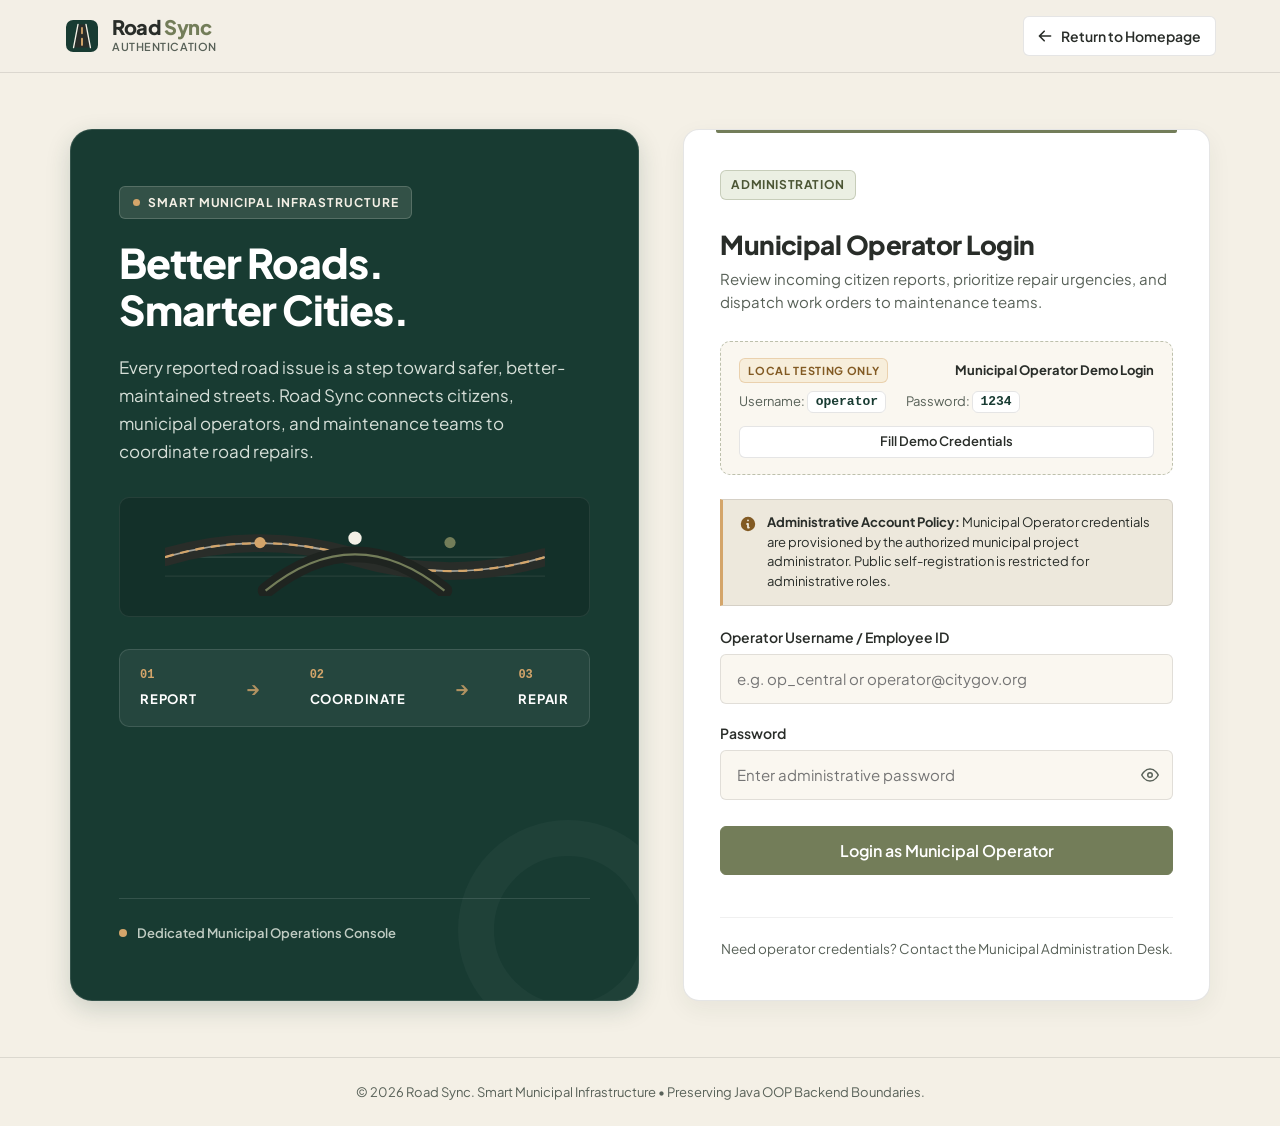
<file: frontend/municipal-operator/dashboard-operator.html>
<!DOCTYPE html>
<html lang="en">
<head>
  <meta charset="UTF-8">
  <meta name="viewport" content="width=device-width, initial-scale=1.0">
  <title>Road Sync — Municipal Operator Dashboard</title>
  <meta name="description" content="Municipal Operator Operations Console. Central triage, algorithmic priority calculation, work order dispatch, and maintenance team coordination for Tamil Nadu road corridors.">
  
  <!-- Favicon -->
  <link rel="icon" type="image/svg+xml" href="../assets/favicon.svg">
  
  <!-- Google Fonts: Plus Jakarta Sans -->
  <link rel="preconnect" href="https://fonts.googleapis.com">
  <link rel="preconnect" href="https://fonts.gstatic.com" crossorigin>
  <link href="https://fonts.googleapis.com/css2?family=Plus+Jakarta+Sans:wght@400;500;600;700;800&display=swap" rel="stylesheet">
  
  <!-- Main Stylesheet -->
  <link rel="stylesheet" href="../styles/style.css">
</head>
<body class="dashboard-page">

  <!-- Accessible Skip Link -->
  <a href="#operator-main" class="skip-link">Skip to operator dashboard content</a>

  <!-- ======================================================================
       Slide-Over Navigation Drawer (Accessible via Hamburger Button)
       Contains exactly: Dashboard, Manage Complaints, Repair Jobs, Maintenance Teams, Logout
       ====================================================================== -->
  <div class="drawer-backdrop" id="drawerBackdrop" aria-hidden="true"></div>

  <aside class="dash-nav-drawer" id="navDrawer" aria-label="Municipal Operator Navigation Drawer" role="dialog" aria-modal="true">
    <div class="drawer-header">
      <div class="drawer-brand">
        <div class="brand-logo-emblem" aria-hidden="true">
          <svg viewBox="0 0 36 36" width="28" height="28" fill="none">
            <rect width="36" height="36" rx="8" fill="#183B32"/>
            <path d="M9 31 L14 5 L22 5 L27 31 Z" fill="#292D29"/>
            <path d="M8.5 31 L13.5 5" stroke="#F4F0E6" stroke-width="1.5" stroke-linecap="round"/>
            <path d="M27.5 31 L22.5 5" stroke="#F4F0E6" stroke-width="1.5" stroke-linecap="round"/>
            <line x1="18" y1="9" x2="18" y2="15" stroke="#D4A56A" stroke-width="2" stroke-linecap="round"/>
            <line x1="18" y1="21" x2="18" y2="28" stroke="#D4A56A" stroke-width="2.2" stroke-linecap="round"/>
          </svg>
        </div>
        <div>
          <span class="drawer-brand-name">Road <span>Sync</span></span>
          <span class="drawer-brand-sub">Operator Console</span>
        </div>
      </div>
      <button type="button" class="drawer-close-btn" id="closeDrawerBtn" aria-label="Close navigation drawer">
        <svg viewBox="0 0 24 24" width="20" height="20" fill="none" stroke="currentColor" stroke-width="2" stroke-linecap="round" stroke-linejoin="round">
          <line x1="18" y1="6" x2="6" y2="18"></line>
          <line x1="6" y1="6" x2="18" y2="18"></line>
        </svg>
      </button>
    </div>

    <!-- Operator Profile Snippet -->
    <div class="drawer-user-card">
      <div class="drawer-user-avatar">
        <span class="user-avatar-initials">MO</span>
      </div>
      <div class="drawer-user-info">
        <span class="drawer-user-name">Municipal Operator</span>
        <span class="drawer-role-pill">
          <span class="status-dot" aria-hidden="true"></span>
          Central Operations Authority
        </span>
      </div>
    </div>

    <!-- Navigation Menu Items (5-Item Menu: Dashboard, Manage Complaints, Repair Jobs, Maintenance Teams, Logout) -->
    <nav class="drawer-nav-section" aria-label="Operator Console Pages">
      <span class="drawer-nav-label">Operations Menu</span>
      <ul class="drawer-nav-list">
        <li>
          <a href="dashboard-operator.html" class="drawer-nav-link active" data-page-link>
            <svg viewBox="0 0 20 20" width="18" height="18" fill="currentColor" aria-hidden="true">
              <path d="M10.707 2.293a1 1 0 00-1.414 0l-7 7a1 1 0 001.414 1.414L4 10.414V17a1 1 0 001 1h2a1 1 0 001-1v-2a1 1 0 011-1h2a1 1 0 011 1v2a1 1 0 001 1h2a1 1 0 001-1v-6.586l.293.293a1 1 0 001.414-1.414l-7-7z"/>
            </svg>
            <span>Dashboard</span>
          </a>
        </li>
        <li>
          <a href="manage-complaints.html" class="drawer-nav-link" data-page-link>
            <svg viewBox="0 0 20 20" width="18" height="18" fill="currentColor" aria-hidden="true">
              <path d="M9 2a1 1 0 000 2h2a1 1 0 100-2H9z"/>
              <path fill-rule="evenodd" d="M4 5a2 2 0 012-2 3 3 0 003 3h2a3 3 0 003-3 2 2 0 012 2v11a2 2 0 01-2 2H6a2 2 0 01-2-2V5zm3 4a1 1 0 000 2h.01a1 1 0 100-2H7zm3 0a1 1 0 000 2h3a1 1 0 100-2h-3zm-3 4a1 1 0 100 2h.01a1 1 0 100-2H7zm3 0a1 1 0 100 2h3a1 1 0 100-2h-3z" clip-rule="evenodd"/>
            </svg>
            <span>Manage Complaints</span>
          </a>
        </li>
        <li>
          <a href="repair-jobs.html" class="drawer-nav-link" data-page-link>
            <svg viewBox="0 0 20 20" width="18" height="18" fill="currentColor" aria-hidden="true">
              <path fill-rule="evenodd" d="M11.49 3.17c-.38-1.56-2.6-1.56-2.98 0a1.532 1.532 0 01-2.286.948c-1.372-.836-2.942.734-2.106 2.106.54.886.061 2.042-.947 2.287-1.561.379-1.561 2.6 0 2.978a1.532 1.532 0 01.947 2.287c-.836 1.372.734 2.942 2.106 2.106a1.532 1.532 0 012.287.947c.379 1.561 2.6 1.561 2.978 0a1.533 1.533 0 012.287-.947c1.372.836 2.942-.734 2.106-2.106a1.533 1.533 0 01.947-2.287c1.561-.379 1.561-2.6 0-2.978a1.532 1.532 0 01-.947-2.287c.836-1.372-.734-2.942-2.106-2.106a1.532 1.532 0 01-2.287-.947zM10 13a3 3 0 100-6 3 3 0 000 6z" clip-rule="evenodd"/>
            </svg>
            <span>Repair Jobs</span>
          </a>
        </li>
        <li>
          <a href="maintenance-teams.html" class="drawer-nav-link" data-page-link>
            <svg viewBox="0 0 20 20" width="18" height="18" fill="currentColor" aria-hidden="true">
              <path d="M13 6a3 3 0 11-6 0 3 3 0 016 0zM18 8a2 2 0 11-4 0 2 2 0 014 0zM14 15a4 4 0 00-8 0v3h8v-3zM6 8a2 2 0 11-4 0 2 2 0 014 0zM16 18v-3a5.972 5.972 0 00-.75-2.906A3.005 3.005 0 0119 15v3h-3zM4.75 12.094A5.973 5.973 0 004 15v3H1v-3a3 3 0 013.75-2.906z"/>
            </svg>
            <span>Maintenance Teams</span>
          </a>
        </li>
      </ul>
    </nav>

    <!-- Drawer Footer with Logout -->
    <div class="drawer-footer">
      <button type="button" class="drawer-logout-btn js-logout-btn" id="drawerLogoutBtn">
        <svg viewBox="0 0 20 20" width="18" height="18" fill="currentColor" aria-hidden="true">
          <path fill-rule="evenodd" d="M3 3a1 1 0 00-1 1v12a1 1 0 102 0V4a1 1 0 00-1-1zm10.293 9.293a1 1 0 001.414 1.414l3-3a1 1 0 000-1.414l-3-3a1 1 0 10-1.414 1.414L14.586 9H7a1 1 0 100 2h7.586l-1.293 1.293z" clip-rule="evenodd"/>
        </svg>
        <span>Logout</span>
      </button>
    </div>
  </aside>

  <!-- ======================================================================
       Dashboard Top Navigation Bar
       ====================================================================== -->
  <header class="dash-navbar" role="banner">
    <div class="container dash-nav-container">
      
      <!-- Brand & Hamburger Group -->
      <div class="dash-brand-wrap">
        <button type="button" class="dash-hamburger-btn" id="hamburgerBtn" aria-label="Open operator navigation menu" aria-expanded="false" aria-controls="navDrawer">
          <svg viewBox="0 0 24 24" width="22" height="22" fill="none" stroke="currentColor" stroke-width="2.2" stroke-linecap="round" stroke-linejoin="round" aria-hidden="true">
            <line x1="3" y1="12" x2="21" y2="12"></line>
            <line x1="3" y1="6" x2="21" y2="6"></line>
            <line x1="3" y1="18" x2="21" y2="18"></line>
          </svg>
        </button>

        <a href="../index.html" class="brand-link" aria-label="Road Sync Homepage">
          <div class="brand-logo-emblem" aria-hidden="true">
            <svg viewBox="0 0 36 36" width="30" height="30" fill="none">
              <rect width="36" height="36" rx="8" fill="#183B32"/>
              <path d="M9 31 L14 5 L22 5 L27 31 Z" fill="#292D29"/>
              <path d="M8.5 31 L13.5 5" stroke="#F4F0E6" stroke-width="1.5" stroke-linecap="round"/>
              <path d="M27.5 31 L22.5 5" stroke="#F4F0E6" stroke-width="1.5" stroke-linecap="round"/>
              <line x1="18" y1="9" x2="18" y2="15" stroke="#D4A56A" stroke-width="2" stroke-linecap="round"/>
              <line x1="18" y1="21" x2="18" y2="28" stroke="#D4A56A" stroke-width="2.2" stroke-linecap="round"/>
            </svg>
          </div>
          <div class="brand-text-wrap">
            <span class="brand-name">Road <span>Sync</span></span>
            <span class="brand-subline">Operator Console</span>
          </div>
        </a>

        <!-- Portal Role Badge (Strict Role Isolation) -->
        <div class="portal-role-tag" style="background-color: var(--color-olive-tint); color: var(--color-olive-dark); border-color: rgba(115, 125, 89, 0.3);">
          <span class="portal-role-dot" style="background-color: var(--color-olive);" aria-hidden="true"></span>
          <span>Municipal Operator</span>
        </div>
      </div>

      <!-- User Controls -->

      <div class="dash-user-controls">
        <div style="display: flex; align-items: center; gap: 0.85rem;">
          <div class="user-avatar-initials" style="width: 32px; height: 32px; border-radius: 50%; background-color: var(--color-hero-panel); color: var(--color-white); display: flex; align-items: center; justify-content: center; font-size: 0.75rem; font-weight: 700;">MO</div>
          <span style="font-size: 0.84375rem; font-weight: 600; color: var(--color-charcoal); display: none; @media(min-width: 640px){ display: inline; }">Operator: <code class="user-display-name">operator</code></span>
          <button type="button" class="btn btn-secondary btn-sm js-logout-btn" id="btnLogoutTop" title="Sign out and return to homepage">
            Logout
          </button>
        </div>
      </div>

    </div>
  </header>

  <!-- ======================================================================
       Main Content
       ====================================================================== -->
  <main class="dashboard-main-content" id="operator-main">
    <div class="container">

      <!-- Page Welcome Header -->
      <div class="portal-page-header" style="margin-bottom: 1.75rem;">
        <div>
          <h1 class="portal-title">Municipal Operations Console</h1>
          <p class="portal-subtitle">Tamil Nadu Road Corridor Triage, Algorithmic Priority Calculation & Repair Dispatch Authority.</p>
        </div>
        <div class="portal-actions">
          <a href="manage-complaints.html" class="btn btn-primary">
            <svg viewBox="0 0 20 20" width="18" height="18" fill="currentColor" aria-hidden="true">
              <path d="M9 2a1 1 0 000 2h2a1 1 0 100-2H9z"/>
              <path fill-rule="evenodd" d="M4 5a2 2 0 012-2 3 3 0 003 3h2a3 3 0 003-3 2 2 0 012 2v11a2 2 0 01-2 2H6a2 2 0 01-2-2V5zm3 4a1 1 0 000 2h.01a1 1 0 100-2H7zm3 0a1 1 0 000 2h3a1 1 0 100-2h-3zm-3 4a1 1 0 100 2h.01a1 1 0 100-2H7zm3 0a1 1 0 100 2h3a1 1 0 100-2h-3z" clip-rule="evenodd"/>
            </svg>
            <span>Triage Incoming Complaints</span>
          </a>
        </div>
      </div>

      <!-- ======================================================================
           2. Summary Cards Grid (5 Required Cards)
           ====================================================================== -->
      <section class="op-summary-grid" aria-label="Municipal Operations Key Metrics">
        
        <!-- Card 1: Total Complaints -->
        <div class="op-stat-card">
          <div class="op-stat-card-header">
            <span class="op-stat-card-title">Total Complaints</span>
            <div class="op-stat-card-icon" aria-hidden="true">
              <svg viewBox="0 0 20 20" width="18" height="18" fill="currentColor">
                <path fill-rule="evenodd" d="M4 4a2 2 0 012-2h8a2 2 0 012 2v12a1 1 0 110 2h-3a1 1 0 01-1-1v-2a1 1 0 00-1-1H9a1 1 0 00-1 1v2a1 1 0 01-1 1H4a1 1 0 110-2V4zm3 1h2v2H7V5zm2 4H7v2h2V9zm2-4h2v2h-2V5zm2 4h-2v2h2V9z" clip-rule="evenodd"/>
              </svg>
            </div>
          </div>
          <div class="op-stat-card-val" id="statTotalComplaints">0</div>
          <div class="op-stat-card-desc">Citizen-submitted hazard reports in store</div>
        </div>

        <!-- Card 2: Pending Triage -->
        <div class="op-stat-card">
          <div class="op-stat-card-header">
            <span class="op-stat-card-title">Pending Triage</span>
            <div class="op-stat-card-icon pending-icon" aria-hidden="true">
              <svg viewBox="0 0 20 20" width="18" height="18" fill="currentColor">
                <path fill-rule="evenodd" d="M8.257 3.099c.765-1.36 2.722-1.36 3.486 0l5.58 9.92c.75 1.334-.213 2.98-1.742 2.98H4.42c-1.53 0-2.493-1.646-1.743-2.98l5.58-9.92zM11 13a1 1 0 11-2 0 1 1 0 012 0zm-1-8a1 1 0 00-1 1v3a1 1 0 002 0V6a1 1 0 00-1-1z" clip-rule="evenodd"/>
              </svg>
            </div>
          </div>
          <div class="op-stat-card-val" id="statPendingTriage" style="color: #856404;">0</div>
          <div class="op-stat-card-desc">Awaiting risk & traffic rank evaluation</div>
        </div>

        <!-- Card 3: Prioritized Complaints -->
        <div class="op-stat-card">
          <div class="op-stat-card-header">
            <span class="op-stat-card-title">Prioritized</span>
            <div class="op-stat-card-icon prioritized-icon" aria-hidden="true">
              <svg viewBox="0 0 20 20" width="18" height="18" fill="currentColor">
                <path fill-rule="evenodd" d="M3 3a1 1 0 000 2v8a2 2 0 002 2h2.586l-1.293 1.293a1 1 0 101.414 1.414L10 15.414l2.293 2.293a1 1 0 001.414-1.414L12.414 15H15a2 2 0 002-2V5a1 1 0 100-2H3zm11.707 4.707a1 1 0 00-1.414-1.414L9 10.586 7.707 9.293a1 1 0 00-1.414 1.414l2 2a1 1 0 001.414 0l4-4z" clip-rule="evenodd"/>
              </svg>
            </div>
          </div>
          <div class="op-stat-card-val" id="statPrioritizedComplaints">0</div>
          <div class="op-stat-card-desc">Ranked via Java formula ready for dispatch</div>
        </div>

        <!-- Card 4: Repair Jobs in Progress -->
        <div class="op-stat-card">
          <div class="op-stat-card-header">
            <span class="op-stat-card-title">Jobs In Progress</span>
            <div class="op-stat-card-icon progress-icon" aria-hidden="true">
              <svg viewBox="0 0 20 20" width="18" height="18" fill="currentColor">
                <path fill-rule="evenodd" d="M10 18a8 8 0 100-16 8 8 0 000 16zm1-12a1 1 0 10-2 0v4a1 1 0 00.293.707l2.828 2.829a1 1 0 101.415-1.415L11 9.586V6z" clip-rule="evenodd"/>
              </svg>
            </div>
          </div>
          <div class="op-stat-card-val" id="statInProgressJobs" style="color: #004085;">0</div>
          <div class="op-stat-card-desc">Field crews actively repairing on site</div>
        </div>

        <!-- Card 5: Completed Repairs -->
        <div class="op-stat-card">
          <div class="op-stat-card-header">
            <span class="op-stat-card-title">Completed Repairs</span>
            <div class="op-stat-card-icon completed-icon" aria-hidden="true">
              <svg viewBox="0 0 20 20" width="18" height="18" fill="currentColor">
                <path fill-rule="evenodd" d="M10 18a8 8 0 100-16 8 8 0 000 16zm3.707-9.293a1 1 0 00-1.414-1.414L9 10.586 7.707 9.293a1 1 0 00-1.414 1.414l2 2a1 1 0 001.414 0l4-4z" clip-rule="evenodd"/>
              </svg>
            </div>
          </div>
          <div class="op-stat-card-val" id="statCompletedRepairs" style="color: #155724;">0</div>
          <div class="op-stat-card-desc">Work orders verified & roads reopened</div>
        </div>

      </section>

      <!-- ======================================================================
           3. Two-Column Operational Section
           ====================================================================== -->
      <div style="display: grid; grid-template-columns: 1fr; gap: 1.5rem; margin-bottom: 2rem;">
        
        <!-- Column 1: Immediate Triage Attention Queue -->
        <div class="dash-card">
          <div style="display: flex; align-items: center; justify-content: space-between; border-bottom: 1px solid var(--color-border); padding-bottom: 1rem; margin-bottom: 1rem; flex-wrap: wrap; gap: 0.75rem;">
            <div>
              <h2 style="font-size: 1.125rem; font-weight: 800; color: var(--color-charcoal);">Incoming Complaints Requiring Triage</h2>
              <p style="font-size: 0.8125rem; color: var(--color-text-muted);">Citizen damage reports awaiting manual corridor traffic, road importance, and risk evaluation.</p>
            </div>
            <span id="pendingTriageCountBadge" class="priority-pill pending" style="font-size: 0.8125rem;">0 Awaiting Triage</span>
          </div>

          <div id="pendingTriageList">
            <!-- Dynamic pending triage items injected via operator-dashboard.js -->
          </div>
        </div>

      </div>

      <!-- ======================================================================
           4. Maintenance Teams & Recent Dispatched Jobs Section
           ====================================================================== -->
      <div style="display: grid; grid-template-columns: 1fr; gap: 1.75rem; margin-bottom: 2rem;">
        
        <!-- Maintenance Divisions Readiness -->
        <div class="dash-card">
          <div style="display: flex; align-items: center; justify-content: space-between; border-bottom: 1px solid var(--color-border); padding-bottom: 1rem; margin-bottom: 1.25rem;">
            <div>
              <h2 style="font-size: 1.125rem; font-weight: 800; color: var(--color-charcoal);">Municipal Maintenance Divisions</h2>
              <p style="font-size: 0.8125rem; color: var(--color-text-muted);">Field crew readiness and deployed heavy machinery inventory (aligned with Main.java).</p>
            </div>
            <a href="maintenance-teams.html" class="btn btn-secondary btn-sm">View All Teams &rarr;</a>
          </div>

          <div id="activeTeamsList" style="display: grid; grid-template-columns: repeat(auto-fit, minmax(280px, 1fr)); gap: 1rem;">
            <!-- Dynamic teams injected via operator-dashboard.js -->
          </div>
        </div>

        <!-- Recent Dispatched Repair Jobs Table -->
        <div class="dash-card">
          <div style="display: flex; align-items: center; justify-content: space-between; border-bottom: 1px solid var(--color-border); padding-bottom: 1rem; margin-bottom: 1.25rem;">
            <div>
              <h2 style="font-size: 1.125rem; font-weight: 800; color: var(--color-charcoal);">Recent Dispatched Repair Jobs</h2>
              <p style="font-size: 0.8125rem; color: var(--color-text-muted);">Work orders generated from prioritized complaints and assigned to maintenance teams.</p>
            </div>
            <a href="repair-jobs.html" class="btn btn-secondary btn-sm">Manage All Jobs &rarr;</a>
          </div>

          <div class="op-table-responsive">
            <table class="op-table">
              <thead>
                <tr>
                  <th>Job ID</th>
                  <th>Location & Linked Ref</th>
                  <th>Assigned Team</th>
                  <th>Priority Score</th>
                  <th>Status</th>
                  <th>Duration</th>
                </tr>
              </thead>
              <tbody id="recentJobsTableBody">
                <!-- Injected via operator-dashboard.js -->
              </tbody>
            </table>
          </div>
        </div>

      </div>

    </div>
  </main>

  <!-- ======================================================================
       Dashboard Footer
       ====================================================================== -->
  <footer class="dash-footer" role="contentinfo">
    <div class="container dash-footer-container">
      <div class="dash-footer-left">
        <strong>Road Sync</strong>
        <span>• Municipal Operator Central Administration Console (Stage 4)</span>
      </div>
      <div>
        <span style="font-size: 0.8125rem; color: var(--color-text-muted);">Tamil Nadu Highways & Municipal Corporations</span>
      </div>
    </div>
  </footer>

  <!-- Scripts -->
  <script src="../js/api-client.js"></script>
  <script src="../js/public-store.js"></script>
  <script src="../js/operator-nav.js"></script>
  <script src="../js/operator-dashboard.js"></script>
</body>
</html>
</file>
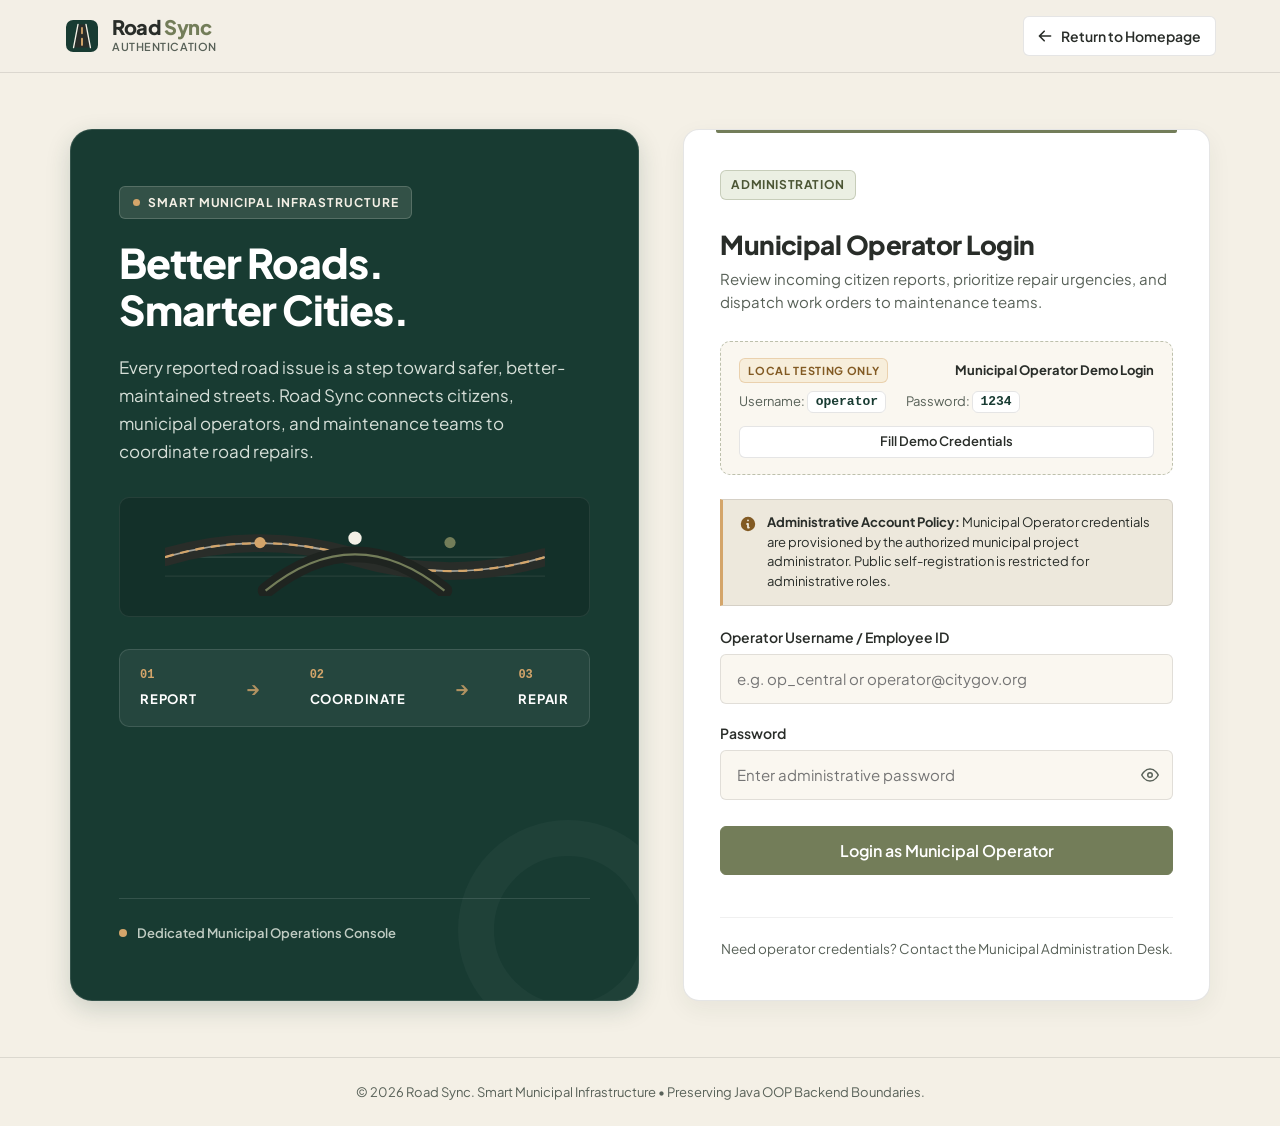
<file: frontend/municipal-operator/maintenance-teams.html>
<!DOCTYPE html>
<html lang="en">
<head>
  <meta charset="UTF-8">
  <meta name="viewport" content="width=device-width, initial-scale=1.0">
  <title>Road Sync — Maintenance Teams & Machinery Fleet</title>
  <meta name="description" content="Municipal Operator maintenance divisions registry. Track team readiness, base depot nodes, and assigned heavy machinery fleets.">
  
  <!-- Favicon -->
  <link rel="icon" type="image/svg+xml" href="../assets/favicon.svg">
  
  <!-- Google Fonts: Plus Jakarta Sans -->
  <link rel="preconnect" href="https://fonts.googleapis.com">
  <link rel="preconnect" href="https://fonts.gstatic.com" crossorigin>
  <link href="https://fonts.googleapis.com/css2?family=Plus+Jakarta+Sans:wght@400;500;600;700;800&display=swap" rel="stylesheet">
  
  <!-- Main Stylesheet -->
  <link rel="stylesheet" href="../styles/style.css">
</head>
<body class="dashboard-page">

  <!-- Accessible Skip Link -->
  <a href="#teams-main" class="skip-link">Skip to maintenance teams content</a>

  <!-- ======================================================================
       Slide-Over Navigation Drawer
       Contains exactly: Dashboard, Manage Complaints, Repair Jobs, Maintenance Teams, Logout
       ====================================================================== -->
  <div class="drawer-backdrop" id="drawerBackdrop" aria-hidden="true"></div>

  <aside class="dash-nav-drawer" id="navDrawer" aria-label="Municipal Operator Navigation Drawer" role="dialog" aria-modal="true">
    <div class="drawer-header">
      <div class="drawer-brand">
        <div class="brand-logo-emblem" aria-hidden="true">
          <svg viewBox="0 0 36 36" width="28" height="28" fill="none">
            <rect width="36" height="36" rx="8" fill="#183B32"/>
            <path d="M9 31 L14 5 L22 5 L27 31 Z" fill="#292D29"/>
            <path d="M8.5 31 L13.5 5" stroke="#F4F0E6" stroke-width="1.5" stroke-linecap="round"/>
            <path d="M27.5 31 L22.5 5" stroke="#F4F0E6" stroke-width="1.5" stroke-linecap="round"/>
            <line x1="18" y1="9" x2="18" y2="15" stroke="#D4A56A" stroke-width="2" stroke-linecap="round"/>
            <line x1="18" y1="21" x2="18" y2="28" stroke="#D4A56A" stroke-width="2.2" stroke-linecap="round"/>
          </svg>
        </div>
        <div>
          <span class="drawer-brand-name">Road <span>Sync</span></span>
          <span class="drawer-brand-sub">Operator Console</span>
        </div>
      </div>
      <button type="button" class="drawer-close-btn" id="closeDrawerBtn" aria-label="Close navigation drawer">
        <svg viewBox="0 0 24 24" width="20" height="20" fill="none" stroke="currentColor" stroke-width="2" stroke-linecap="round" stroke-linejoin="round">
          <line x1="18" y1="6" x2="6" y2="18"></line>
          <line x1="6" y1="6" x2="18" y2="18"></line>
        </svg>
      </button>
    </div>

    <!-- Operator Profile Snippet -->
    <div class="drawer-user-card">
      <div class="drawer-user-avatar">
        <span class="user-avatar-initials">MO</span>
      </div>
      <div class="drawer-user-info">
        <span class="drawer-user-name">Municipal Operator</span>
        <span class="drawer-role-pill">
          <span class="status-dot" aria-hidden="true"></span>
          Central Operations Authority
        </span>
      </div>
    </div>

    <!-- Navigation Menu Items -->
    <nav class="drawer-nav-section" aria-label="Operator Console Pages">
      <span class="drawer-nav-label">Operations Menu</span>
      <ul class="drawer-nav-list">
        <li>
          <a href="dashboard-operator.html" class="drawer-nav-link" data-page-link>
            <svg viewBox="0 0 20 20" width="18" height="18" fill="currentColor" aria-hidden="true">
              <path d="M10.707 2.293a1 1 0 00-1.414 0l-7 7a1 1 0 001.414 1.414L4 10.414V17a1 1 0 001 1h2a1 1 0 001-1v-2a1 1 0 011-1h2a1 1 0 011 1v2a1 1 0 001 1h2a1 1 0 001-1v-6.586l.293.293a1 1 0 001.414-1.414l-7-7z"/>
            </svg>
            <span>Dashboard</span>
          </a>
        </li>
        <li>
          <a href="manage-complaints.html" class="drawer-nav-link" data-page-link>
            <svg viewBox="0 0 20 20" width="18" height="18" fill="currentColor" aria-hidden="true">
              <path d="M9 2a1 1 0 000 2h2a1 1 0 100-2H9z"/>
              <path fill-rule="evenodd" d="M4 5a2 2 0 012-2 3 3 0 003 3h2a3 3 0 003-3 2 2 0 012 2v11a2 2 0 01-2 2H6a2 2 0 01-2-2V5zm3 4a1 1 0 000 2h.01a1 1 0 100-2H7zm3 0a1 1 0 000 2h3a1 1 0 100-2h-3zm-3 4a1 1 0 100 2h.01a1 1 0 100-2H7zm3 0a1 1 0 100 2h3a1 1 0 100-2h-3z" clip-rule="evenodd"/>
            </svg>
            <span>Manage Complaints</span>
          </a>
        </li>
        <li>
          <a href="repair-jobs.html" class="drawer-nav-link" data-page-link>
            <svg viewBox="0 0 20 20" width="18" height="18" fill="currentColor" aria-hidden="true">
              <path fill-rule="evenodd" d="M11.49 3.17c-.38-1.56-2.6-1.56-2.98 0a1.532 1.532 0 01-2.286.948c-1.372-.836-2.942.734-2.106 2.106.54.886.061 2.042-.947 2.287-1.561.379-1.561 2.6 0 2.978a1.532 1.532 0 01.947 2.287c-.836 1.372.734 2.942 2.106 2.106a1.532 1.532 0 012.287.947c.379 1.561 2.6 1.561 2.978 0a1.533 1.533 0 012.287-.947c1.372.836 2.942-.734 2.106-2.106a1.533 1.533 0 01.947-2.287c1.561-.379 1.561-2.6 0-2.978a1.532 1.532 0 01-.947-2.287c.836-1.372-.734-2.942-2.106-2.106a1.532 1.532 0 01-2.287-.947zM10 13a3 3 0 100-6 3 3 0 000 6z" clip-rule="evenodd"/>
            </svg>
            <span>Repair Jobs</span>
          </a>
        </li>
        <li>
          <a href="maintenance-teams.html" class="drawer-nav-link active" data-page-link>
            <svg viewBox="0 0 20 20" width="18" height="18" fill="currentColor" aria-hidden="true">
              <path d="M13 6a3 3 0 11-6 0 3 3 0 016 0zM18 8a2 2 0 11-4 0 2 2 0 014 0zM14 15a4 4 0 00-8 0v3h8v-3zM6 8a2 2 0 11-4 0 2 2 0 014 0zM16 18v-3a5.972 5.972 0 00-.75-2.906A3.005 3.005 0 0119 15v3h-3zM4.75 12.094A5.973 5.973 0 004 15v3H1v-3a3 3 0 013.75-2.906z"/>
            </svg>
            <span>Maintenance Teams</span>
          </a>
        </li>
      </ul>
    </nav>

    <!-- Drawer Footer with Logout -->
    <div class="drawer-footer">
      <button type="button" class="drawer-logout-btn js-logout-btn" id="drawerLogoutBtn">
        <svg viewBox="0 0 20 20" width="18" height="18" fill="currentColor" aria-hidden="true">
          <path fill-rule="evenodd" d="M3 3a1 1 0 00-1 1v12a1 1 0 102 0V4a1 1 0 00-1-1zm10.293 9.293a1 1 0 001.414 1.414l3-3a1 1 0 000-1.414l-3-3a1 1 0 10-1.414 1.414L14.586 9H7a1 1 0 100 2h7.586l-1.293 1.293z" clip-rule="evenodd"/>
        </svg>
        <span>Logout</span>
      </button>
    </div>
  </aside>

  <!-- ======================================================================
       Dashboard Top Navigation Bar
       ====================================================================== -->
  <header class="dash-navbar" role="banner">
    <div class="container dash-nav-container">
      
      <div class="dash-brand-wrap">
        <button type="button" class="dash-hamburger-btn" id="hamburgerBtn" aria-label="Open operator navigation menu" aria-expanded="false" aria-controls="navDrawer">
          <svg viewBox="0 0 24 24" width="22" height="22" fill="none" stroke="currentColor" stroke-width="2.2" stroke-linecap="round" stroke-linejoin="round" aria-hidden="true">
            <line x1="3" y1="12" x2="21" y2="12"></line>
            <line x1="3" y1="6" x2="21" y2="6"></line>
            <line x1="3" y1="18" x2="21" y2="18"></line>
          </svg>
        </button>

        <a href="../index.html" class="brand-link" aria-label="Road Sync Homepage">
          <div class="brand-logo-emblem" aria-hidden="true">
            <svg viewBox="0 0 36 36" width="30" height="30" fill="none">
              <rect width="36" height="36" rx="8" fill="#183B32"/>
              <path d="M9 31 L14 5 L22 5 L27 31 Z" fill="#292D29"/>
              <path d="M8.5 31 L13.5 5" stroke="#F4F0E6" stroke-width="1.5" stroke-linecap="round"/>
              <path d="M27.5 31 L22.5 5" stroke="#F4F0E6" stroke-width="1.5" stroke-linecap="round"/>
              <line x1="18" y1="9" x2="18" y2="15" stroke="#D4A56A" stroke-width="2" stroke-linecap="round"/>
              <line x1="18" y1="21" x2="18" y2="28" stroke="#D4A56A" stroke-width="2.2" stroke-linecap="round"/>
            </svg>
          </div>
          <div class="brand-text-wrap">
            <span class="brand-name">Road <span>Sync</span></span>
            <span class="brand-subline">Operator Console</span>
          </div>
        </a>

        <div class="portal-role-tag" style="background-color: var(--color-olive-tint); color: var(--color-olive-dark); border-color: rgba(115, 125, 89, 0.3);">
          <span class="portal-role-dot" style="background-color: var(--color-olive);" aria-hidden="true"></span>
          <span>Municipal Operator</span>
        </div>
      </div>



      <div class="dash-user-controls">
        <div style="display: flex; align-items: center; gap: 0.85rem;">
          <div class="user-avatar-initials" style="width: 32px; height: 32px; border-radius: 50%; background-color: var(--color-hero-panel); color: var(--color-white); display: flex; align-items: center; justify-content: center; font-size: 0.75rem; font-weight: 700;">MO</div>
          <button type="button" class="btn btn-secondary btn-sm js-logout-btn" id="btnLogoutTop">Logout</button>
        </div>
      </div>

    </div>
  </header>

  <!-- ======================================================================
       Main Content
       ====================================================================== -->
  <main class="dashboard-main-content" id="teams-main">
    <div class="container">

      <!-- Page Header -->
      <div class="portal-page-header">
        <div>
          <h1 class="portal-title">Maintenance Divisions & Fleet Machinery</h1>
          <p class="portal-subtitle">Track municipal maintenance team readiness, assigned equipment inventory, and operational dispatch availability across regional hubs.</p>
        </div>
        <div class="portal-actions">
          <a href="repair-jobs.html" class="btn btn-primary">
            <span>Work Orders Console &rarr;</span>
          </a>
        </div>
      </div>

      <!-- Quick Summary Counts -->
      <div style="display: grid; grid-template-columns: repeat(auto-fit, minmax(200px, 1fr)); gap: 1rem; margin-bottom: 2rem;">
        <div style="background-color: var(--color-white); border: 1px solid var(--color-border); border-radius: var(--border-radius-md); padding: 1.125rem 1.25rem;">
          <span style="font-size: 0.75rem; font-weight: 700; text-transform: uppercase; color: var(--color-text-muted); letter-spacing: 0.04em;">Total Registered Teams</span>
          <div style="font-size: 1.75rem; font-weight: 800; color: var(--color-charcoal);" id="totalTeamsCount">3</div>
          <span style="font-size: 0.75rem; color: var(--color-text-muted);">Aligned with Main.java (T01, T02, T03)</span>
        </div>
        <div style="background-color: var(--color-white); border: 1px solid var(--color-border); border-radius: var(--border-radius-md); padding: 1.125rem 1.25rem;">
          <span style="font-size: 0.75rem; font-weight: 700; text-transform: uppercase; color: #155724; letter-spacing: 0.04em;">Available For Dispatch</span>
          <div style="font-size: 1.75rem; font-weight: 800; color: #155724;" id="availableTeamsCount">1</div>
          <span style="font-size: 0.75rem; color: var(--color-text-muted);">Ready for high-priority roadwork</span>
        </div>
        <div style="background-color: var(--color-white); border: 1px solid var(--color-border); border-radius: var(--border-radius-md); padding: 1.125rem 1.25rem;">
          <span style="font-size: 0.75rem; font-weight: 700; text-transform: uppercase; color: #856404; letter-spacing: 0.04em;">Currently Engaged</span>
          <div style="font-size: 1.75rem; font-weight: 800; color: #856404;" id="engagedTeamsCount">2</div>
          <span style="font-size: 0.75rem; color: var(--color-text-muted);">Occupied on active work orders</span>
        </div>
      </div>

      <!-- Teams Grid -->
      <section class="team-grid" id="teamsGrid" aria-label="Maintenance Divisions List">
        <!-- Dynamically injected via maintenance-teams.js -->
      </section>

      <!-- Equipment Fleet Inventory Breakdown -->
      <section class="dash-card">
        <h2 style="font-size: 1.125rem; font-weight: 800; color: var(--color-charcoal); margin-bottom: 1.25rem;">Municipal Heavy Machinery Fleet Inventory</h2>

        <div class="op-table-responsive">
          <table class="op-table" aria-label="Fleet Machinery Table">
            <thead>
              <tr>
                <th>Equipment Type</th>
                <th>Standard Operations Role</th>
                <th>Units In Fleet</th>
                <th>Deployment Status</th>
              </tr>
            </thead>
            <tbody>
              <tr>
                <td><strong>JACKHAMMER</strong></td>
                <td>Pavement breaking, defect edge squaring & excavation</td>
                <td>3 Units</td>
                <td><span class="team-status-pill busy">2 Active on Roadwork</span></td>
              </tr>
              <tr>
                <td><strong>ASPHALT_MIXER</strong></td>
                <td>Hot-mix asphalt preparation & batching</td>
                <td>3 Units</td>
                <td><span class="team-status-pill busy">2 Active on Roadwork</span></td>
              </tr>
              <tr>
                <td><strong>PAVER</strong></td>
                <td>Continuous mechanized asphalt laying & screeding</td>
                <td>2 Units</td>
                <td><span class="team-status-pill busy">1 Active on Roadwork</span></td>
              </tr>
              <tr>
                <td><strong>ROAD_ROLLER</strong></td>
                <td>Vibratory sub-base and surface compaction</td>
                <td>3 Units</td>
                <td><span class="team-status-pill busy">2 Active on Roadwork</span></td>
              </tr>
            </tbody>
          </table>
        </div>
      </section>

    </div>
  </main>

  <!-- Scripts -->
  <script src="../js/api-client.js"></script>
  <script src="../js/public-store.js"></script>
  <script src="../js/operator-nav.js"></script>
  <script src="../js/maintenance-teams.js"></script>
</body>
</html>
</file>
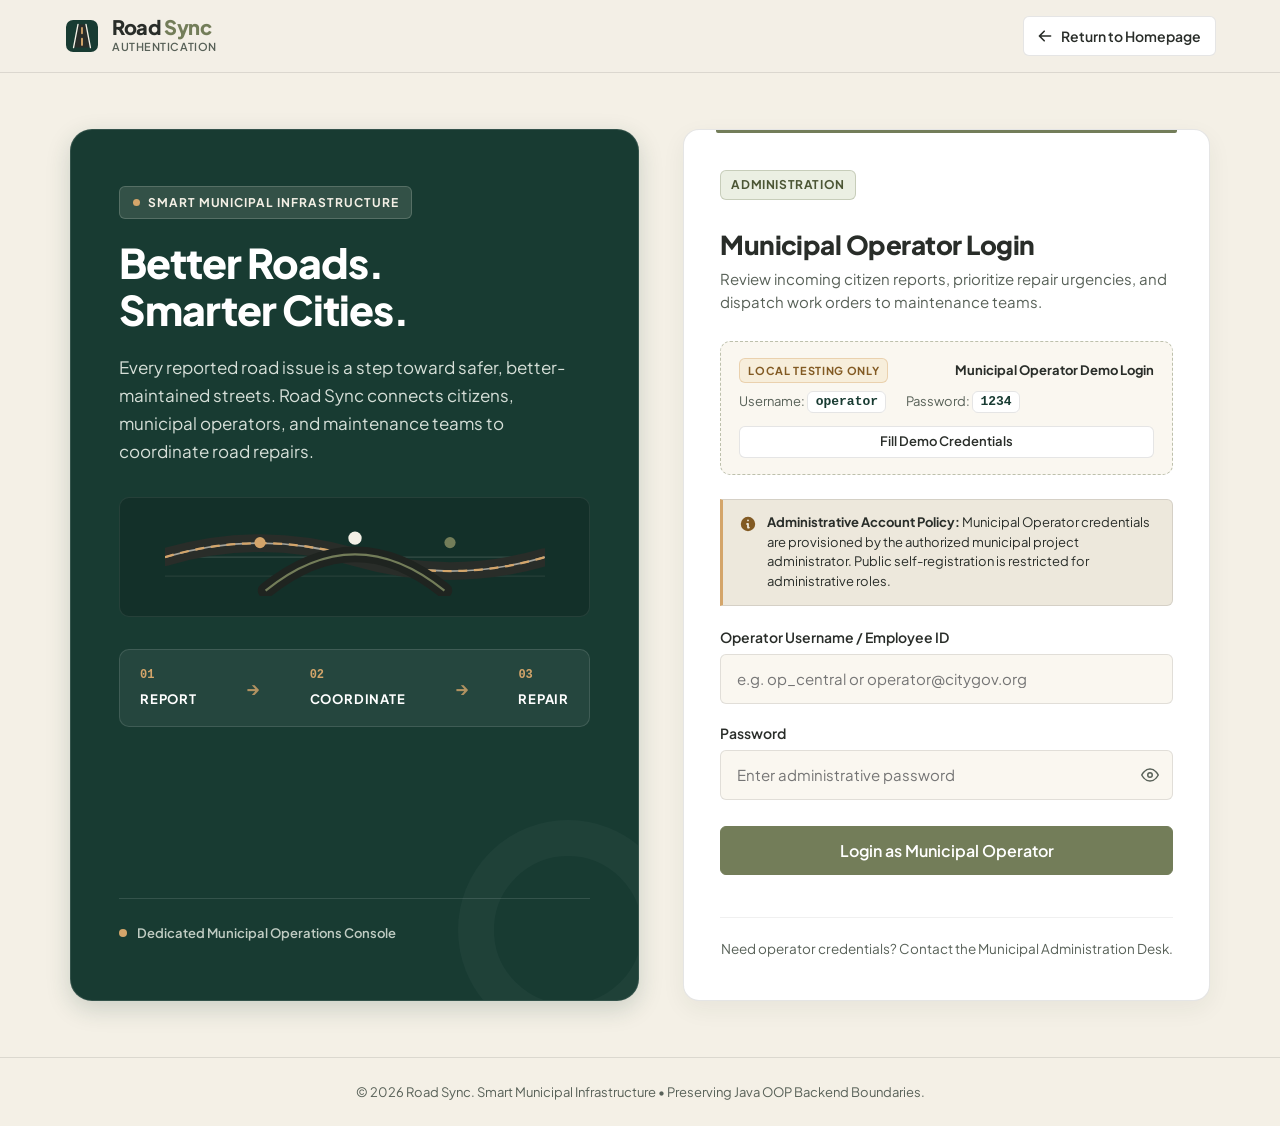
<file: frontend/municipal-operator/manage-complaints.html>
<!DOCTYPE html>
<html lang="en">
<head>
  <meta charset="UTF-8">
  <meta name="viewport" content="width=device-width, initial-scale=1.0">
  <title>Road Sync — Manage Road Damage Complaints & Triage</title>
  <meta name="description" content="Municipal Operator complaint management and triage console. Inspect citizen reports, assign risk and traffic ranks, and calculate algorithmic repair priorities.">
  
  <!-- Favicon -->
  <link rel="icon" type="image/svg+xml" href="../assets/favicon.svg">
  
  <!-- Google Fonts: Plus Jakarta Sans -->
  <link rel="preconnect" href="https://fonts.googleapis.com">
  <link rel="preconnect" href="https://fonts.gstatic.com" crossorigin>
  <link href="https://fonts.googleapis.com/css2?family=Plus+Jakarta+Sans:wght@400;500;600;700;800&display=swap" rel="stylesheet">
  
  <!-- Main Stylesheet -->
  <link rel="stylesheet" href="../styles/style.css">
</head>
<body class="dashboard-page">

  <!-- Accessible Skip Link -->
  <a href="#complaints-main" class="skip-link">Skip to complaint management content</a>

  <!-- ======================================================================
       Slide-Over Navigation Drawer
       Contains exactly: Dashboard, Manage Complaints, Repair Jobs, Maintenance Teams, Logout
       ====================================================================== -->
  <div class="drawer-backdrop" id="drawerBackdrop" aria-hidden="true"></div>

  <aside class="dash-nav-drawer" id="navDrawer" aria-label="Municipal Operator Navigation Drawer" role="dialog" aria-modal="true">
    <div class="drawer-header">
      <div class="drawer-brand">
        <div class="brand-logo-emblem" aria-hidden="true">
          <svg viewBox="0 0 36 36" width="28" height="28" fill="none">
            <rect width="36" height="36" rx="8" fill="#183B32"/>
            <path d="M9 31 L14 5 L22 5 L27 31 Z" fill="#292D29"/>
            <path d="M8.5 31 L13.5 5" stroke="#F4F0E6" stroke-width="1.5" stroke-linecap="round"/>
            <path d="M27.5 31 L22.5 5" stroke="#F4F0E6" stroke-width="1.5" stroke-linecap="round"/>
            <line x1="18" y1="9" x2="18" y2="15" stroke="#D4A56A" stroke-width="2" stroke-linecap="round"/>
            <line x1="18" y1="21" x2="18" y2="28" stroke="#D4A56A" stroke-width="2.2" stroke-linecap="round"/>
          </svg>
        </div>
        <div>
          <span class="drawer-brand-name">Road <span>Sync</span></span>
          <span class="drawer-brand-sub">Operator Console</span>
        </div>
      </div>
      <button type="button" class="drawer-close-btn" id="closeDrawerBtn" aria-label="Close navigation drawer">
        <svg viewBox="0 0 24 24" width="20" height="20" fill="none" stroke="currentColor" stroke-width="2" stroke-linecap="round" stroke-linejoin="round">
          <line x1="18" y1="6" x2="6" y2="18"></line>
          <line x1="6" y1="6" x2="18" y2="18"></line>
        </svg>
      </button>
    </div>

    <!-- Operator Profile Snippet -->
    <div class="drawer-user-card">
      <div class="drawer-user-avatar">
        <span class="user-avatar-initials">MO</span>
      </div>
      <div class="drawer-user-info">
        <span class="drawer-user-name">Municipal Operator</span>
        <span class="drawer-role-pill">
          <span class="status-dot" aria-hidden="true"></span>
          Central Operations Authority
        </span>
      </div>
    </div>

    <!-- Navigation Menu Items -->
    <nav class="drawer-nav-section" aria-label="Operator Console Pages">
      <span class="drawer-nav-label">Operations Menu</span>
      <ul class="drawer-nav-list">
        <li>
          <a href="dashboard-operator.html" class="drawer-nav-link" data-page-link>
            <svg viewBox="0 0 20 20" width="18" height="18" fill="currentColor" aria-hidden="true">
              <path d="M10.707 2.293a1 1 0 00-1.414 0l-7 7a1 1 0 001.414 1.414L4 10.414V17a1 1 0 001 1h2a1 1 0 001-1v-2a1 1 0 011-1h2a1 1 0 011 1v2a1 1 0 001 1h2a1 1 0 001-1v-6.586l.293.293a1 1 0 001.414-1.414l-7-7z"/>
            </svg>
            <span>Dashboard</span>
          </a>
        </li>
        <li>
          <a href="manage-complaints.html" class="drawer-nav-link active" data-page-link>
            <svg viewBox="0 0 20 20" width="18" height="18" fill="currentColor" aria-hidden="true">
              <path d="M9 2a1 1 0 000 2h2a1 1 0 100-2H9z"/>
              <path fill-rule="evenodd" d="M4 5a2 2 0 012-2 3 3 0 003 3h2a3 3 0 003-3 2 2 0 012 2v11a2 2 0 01-2 2H6a2 2 0 01-2-2V5zm3 4a1 1 0 000 2h.01a1 1 0 100-2H7zm3 0a1 1 0 000 2h3a1 1 0 100-2h-3zm-3 4a1 1 0 100 2h.01a1 1 0 100-2H7zm3 0a1 1 0 100 2h3a1 1 0 100-2h-3z" clip-rule="evenodd"/>
            </svg>
            <span>Manage Complaints</span>
          </a>
        </li>
        <li>
          <a href="repair-jobs.html" class="drawer-nav-link" data-page-link>
            <svg viewBox="0 0 20 20" width="18" height="18" fill="currentColor" aria-hidden="true">
              <path fill-rule="evenodd" d="M11.49 3.17c-.38-1.56-2.6-1.56-2.98 0a1.532 1.532 0 01-2.286.948c-1.372-.836-2.942.734-2.106 2.106.54.886.061 2.042-.947 2.287-1.561.379-1.561 2.6 0 2.978a1.532 1.532 0 01.947 2.287c-.836 1.372.734 2.942 2.106 2.106a1.532 1.532 0 012.287.947c.379 1.561 2.6 1.561 2.978 0a1.533 1.533 0 012.287-.947c1.372.836 2.942-.734 2.106-2.106a1.533 1.533 0 01.947-2.287c1.561-.379 1.561-2.6 0-2.978a1.532 1.532 0 01-.947-2.287c.836-1.372-.734-2.942-2.106-2.106a1.532 1.532 0 01-2.287-.947zM10 13a3 3 0 100-6 3 3 0 000 6z" clip-rule="evenodd"/>
            </svg>
            <span>Repair Jobs</span>
          </a>
        </li>
        <li>
          <a href="maintenance-teams.html" class="drawer-nav-link" data-page-link>
            <svg viewBox="0 0 20 20" width="18" height="18" fill="currentColor" aria-hidden="true">
              <path d="M13 6a3 3 0 11-6 0 3 3 0 016 0zM18 8a2 2 0 11-4 0 2 2 0 014 0zM14 15a4 4 0 00-8 0v3h8v-3zM6 8a2 2 0 11-4 0 2 2 0 014 0zM16 18v-3a5.972 5.972 0 00-.75-2.906A3.005 3.005 0 0119 15v3h-3zM4.75 12.094A5.973 5.973 0 004 15v3H1v-3a3 3 0 013.75-2.906z"/>
            </svg>
            <span>Maintenance Teams</span>
          </a>
        </li>
      </ul>
    </nav>

    <!-- Drawer Footer with Logout -->
    <div class="drawer-footer">
      <button type="button" class="drawer-logout-btn js-logout-btn" id="drawerLogoutBtn">
        <svg viewBox="0 0 20 20" width="18" height="18" fill="currentColor" aria-hidden="true">
          <path fill-rule="evenodd" d="M3 3a1 1 0 00-1 1v12a1 1 0 102 0V4a1 1 0 00-1-1zm10.293 9.293a1 1 0 001.414 1.414l3-3a1 1 0 000-1.414l-3-3a1 1 0 10-1.414 1.414L14.586 9H7a1 1 0 100 2h7.586l-1.293 1.293z" clip-rule="evenodd"/>
        </svg>
        <span>Logout</span>
      </button>
    </div>
  </aside>

  <!-- ======================================================================
       Dashboard Top Navigation Bar
       ====================================================================== -->
  <header class="dash-navbar" role="banner">
    <div class="container dash-nav-container">
      
      <div class="dash-brand-wrap">
        <button type="button" class="dash-hamburger-btn" id="hamburgerBtn" aria-label="Open operator navigation menu" aria-expanded="false" aria-controls="navDrawer">
          <svg viewBox="0 0 24 24" width="22" height="22" fill="none" stroke="currentColor" stroke-width="2.2" stroke-linecap="round" stroke-linejoin="round" aria-hidden="true">
            <line x1="3" y1="12" x2="21" y2="12"></line>
            <line x1="3" y1="6" x2="21" y2="6"></line>
            <line x1="3" y1="18" x2="21" y2="18"></line>
          </svg>
        </button>

        <a href="../index.html" class="brand-link" aria-label="Road Sync Homepage">
          <div class="brand-logo-emblem" aria-hidden="true">
            <svg viewBox="0 0 36 36" width="30" height="30" fill="none">
              <rect width="36" height="36" rx="8" fill="#183B32"/>
              <path d="M9 31 L14 5 L22 5 L27 31 Z" fill="#292D29"/>
              <path d="M8.5 31 L13.5 5" stroke="#F4F0E6" stroke-width="1.5" stroke-linecap="round"/>
              <path d="M27.5 31 L22.5 5" stroke="#F4F0E6" stroke-width="1.5" stroke-linecap="round"/>
              <line x1="18" y1="9" x2="18" y2="15" stroke="#D4A56A" stroke-width="2" stroke-linecap="round"/>
              <line x1="18" y1="21" x2="18" y2="28" stroke="#D4A56A" stroke-width="2.2" stroke-linecap="round"/>
            </svg>
          </div>
          <div class="brand-text-wrap">
            <span class="brand-name">Road <span>Sync</span></span>
            <span class="brand-subline">Operator Console</span>
          </div>
        </a>

        <div class="portal-role-tag" style="background-color: var(--color-olive-tint); color: var(--color-olive-dark); border-color: rgba(115, 125, 89, 0.3);">
          <span class="portal-role-dot" style="background-color: var(--color-olive);" aria-hidden="true"></span>
          <span>Municipal Operator</span>
        </div>
      </div>



      <div class="dash-user-controls">
        <div style="display: flex; align-items: center; gap: 0.85rem;">
          <div class="user-avatar-initials" style="width: 32px; height: 32px; border-radius: 50%; background-color: var(--color-hero-panel); color: var(--color-white); display: flex; align-items: center; justify-content: center; font-size: 0.75rem; font-weight: 700;">MO</div>
          <button type="button" class="btn btn-secondary btn-sm js-logout-btn" id="btnLogoutTop">Logout</button>
        </div>
      </div>

    </div>
  </header>

  <!-- ======================================================================
       Main Content
       ====================================================================== -->
  <main class="dashboard-main-content" id="complaints-main">
    <div class="container">

      <!-- Page Header -->
      <div class="portal-page-header">
        <div>
          <h1 class="portal-title">Manage Citizen Complaints</h1>
          <p class="portal-subtitle">Review incoming hazard reports, inspect road coordinates, and assign triage ranks to compute repair priority.</p>
        </div>
        <div class="portal-actions">
          <span class="priority-pill routine" id="complaintsCountBadge">Loading records...</span>
        </div>
      </div>

      <!-- Filter and Search Bar -->
      <section class="op-filter-bar" aria-label="Complaint Filters">
        <div class="op-search-box">
          <svg class="op-search-icon" viewBox="0 0 20 20" width="16" height="16" fill="currentColor" aria-hidden="true">
            <path fill-rule="evenodd" d="M8 4a4 4 0 100 8 4 4 0 000-8zM2 8a6 6 0 1110.89 3.476l4.817 4.817a1 1 0 01-1.414 1.414l-4.816-4.816A6 6 0 012 8z" clip-rule="evenodd"/>
          </svg>
          <input type="text" class="op-search-input" id="searchComplaintsInput" placeholder="Search by Ref ID, location, or notes..." aria-label="Search complaints">
        </div>

        <div class="op-filter-group">
          <label for="filterStatusSelect" style="font-size: 0.8125rem; font-weight: 600; color: var(--color-text-muted);">Status:</label>
          <select class="op-filter-select" id="filterStatusSelect">
            <option value="ALL">All Statuses</option>
            <option value="PENDING_TRIAGE" selected>Pending Triage Only</option>
            <option value="PRIORITIZED">Prioritized (Ready to Dispatch)</option>
            <option value="IN_PROGRESS">Assigned & In Progress</option>
            <option value="COMPLETED">Completed Repairs</option>
          </select>

          <label for="filterTypeSelect" style="font-size: 0.8125rem; font-weight: 600; color: var(--color-text-muted); margin-left: 0.5rem;">Damage Type:</label>
          <select class="op-filter-select" id="filterTypeSelect">
            <option value="ALL">All Types</option>
            <option value="Pothole">Pothole</option>
            <option value="Crack">Crack / Fissure</option>
            <option value="Uneven">Uneven Surface</option>
            <option value="Other">Other Hazards</option>
          </select>
        </div>
      </section>

      <!-- Complaints Data Table -->
      <div class="op-table-responsive">
        <table class="op-table" aria-label="Citizen Complaints Registry">
          <thead>
            <tr>
              <th>Ref ID & Date</th>
              <th>Road Location & Coordinates</th>
              <th>Damage Type</th>
              <th>Reported Severity</th>
              <th>Priority Score</th>
              <th>Operational Status</th>
              <th>Action</th>
            </tr>
          </thead>
          <tbody id="complaintsTableBody">
            <!-- Dynamic rows populated via manage-complaints.js -->
          </tbody>
        </table>

        <!-- Empty State -->
        <div id="emptyStateBox" style="display: none; padding: 3rem 1.5rem; text-align: center; color: var(--color-text-muted);">
          <svg viewBox="0 0 24 24" width="48" height="48" fill="none" stroke="currentColor" stroke-width="1.5" style="margin: 0 auto 0.75rem auto; color: var(--color-text-muted);">
            <path stroke-linecap="round" stroke-linejoin="round" d="M19 11H5m14 0a2 2 0 012 2v6a2 2 0 01-2 2H5a2 2 0 01-2-2v-6a2 2 0 012-2m14 0V9a2 2 0 00-2-2M5 11V9a2 2 0 012-2m0 0V5a2 2 0 012-2h6a2 2 0 012 2v2M7 7h10" />
          </svg>
          <h3 style="font-size: 1.125rem; font-weight: 700; color: var(--color-charcoal); margin-bottom: 0.25rem;">No Matching Complaints</h3>
          <p style="font-size: 0.875rem;">No complaint records matched your current search and filter criteria.</p>
        </div>
      </div>

    </div>
  </main>

  <!-- ======================================================================
       Triage & Inspection Modal Dialog (Explicit Triage Gate)
       ====================================================================== -->
  <div class="op-modal-backdrop" id="triageModalBackdrop" aria-modal="true" role="dialog" aria-labelledby="triageModalTitle">
    <div class="op-modal-dialog">
      
      <!-- Modal Header -->
      <div class="op-modal-header">
        <div>
          <span style="font-size: 0.75rem; font-weight: 700; text-transform: uppercase; letter-spacing: 0.05em; color: var(--color-hero-panel);">Municipal Triage & Prioritization Gate</span>
          <h2 class="op-modal-title" id="triageModalTitle">Triage Assessment: <span id="modalComplaintRef">RS-2026-XXXX</span></h2>
        </div>
        <button type="button" class="op-modal-close" id="closeTriageModalBtn" aria-label="Close triage dialog">&times;</button>
      </div>

      <!-- Modal Body -->
      <div class="op-modal-body">
        
        <!-- Citizen Complaint Information Snapshot -->
        <div style="background-color: var(--color-surface-alt); border: 1px solid var(--color-border); border-radius: var(--border-radius-md); padding: 1.25rem; display: flex; flex-direction: column; gap: 0.75rem;">
          <div style="display: flex; justify-content: space-between; align-items: flex-start; flex-wrap: wrap; gap: 0.5rem;">
            <div>
              <strong style="font-size: 1rem; color: var(--color-charcoal);" id="modalComplaintLocation">Location Title</strong>
              <div style="font-size: 0.8125rem; color: var(--color-text-muted);" id="modalComplaintAddress">Address Corridor</div>
            </div>
            <div style="text-align: right;">
              <span class="priority-pill routine" id="modalComplaintType">Pothole</span>
              <div style="font-size: 0.75rem; color: var(--color-text-muted); margin-top: 0.2rem;" id="modalComplaintDate">Oct 11, 2026</div>
            </div>
          </div>

          <div style="font-size: 0.8125rem; color: var(--color-charcoal); background-color: var(--color-white); padding: 0.75rem 1rem; border-radius: var(--border-radius-sm); border: 1px solid var(--color-border-subtle);">
            <strong>Resident Description:</strong>
            <span id="modalComplaintDesc">Description text goes here...</span>
          </div>

          <div style="display: flex; align-items: center; justify-content: space-between; font-size: 0.8125rem; color: var(--color-text-muted); flex-wrap: wrap; gap: 0.5rem;">
            <span>GPS Pin: <code id="modalComplaintCoords" style="color: var(--color-charcoal); font-weight: 600;">13.0067° N, 80.2025° E</code></span>
            <span id="modalNoPhotoText" style="font-style: italic;">No photo provided with report</span>
          </div>

          <!-- Photo Container -->
          <div id="modalPhotoContainer" style="display: none; margin-top: 0.5rem;">
            <div style="font-size: 0.75rem; font-weight: 700; color: var(--color-text-muted); margin-bottom: 0.35rem; text-transform: uppercase;">Supporting Resident Photo:</div>
            <img id="modalPhotoImg" src="" alt="Damage photograph submitted by citizen" style="max-height: 180px; border-radius: var(--border-radius-sm); border: 1px solid var(--color-border); object-fit: cover;">
          </div>
        </div>

        <!-- Section Title -->
        <div>
          <h3 style="font-size: 1rem; font-weight: 800; color: var(--color-charcoal); margin-bottom: 0.25rem;">Operator Assessment Factors (1 to 3 Scale)</h3>
          <p style="font-size: 0.8125rem; color: var(--color-text-muted);">
            Each factor requires an integer value from 1 to 3. All 4 factors must be validated to calculate authoritative priority via Java <code>DefaultPriorityPolicy</code>.
          </p>
        </div>

        <!-- 4 Triage Factors Form Controls -->
        <div class="triage-factors-grid">
          
          <!-- Factor 1: Damage Severity -->
          <div class="triage-factor-card">
            <div class="triage-factor-header">
              <span class="triage-factor-name">1. Damage Severity</span>
              <span class="triage-factor-weight">Weight ×3 (30%)</span>
            </div>
            <p class="triage-factor-desc">Physical road defect scale (confirmed from report / field inspection).</p>
            <div class="triage-radio-group">
              <label class="triage-radio-option">
                <input type="radio" name="triageSeverity" value="1">
                <div class="triage-option-text">
                  <span class="triage-option-label">Level 1: Minor Damage</span>
                  <span class="triage-option-sub">Small crack or shallow pothole (&lt;5 cm deep)</span>
                </div>
              </label>
              <label class="triage-radio-option">
                <input type="radio" name="triageSeverity" value="2">
                <div class="triage-option-text">
                  <span class="triage-option-label">Level 2: Moderate Damage</span>
                  <span class="triage-option-sub">Deep pothole or pronounced road corrugation (5–10 cm)</span>
                </div>
              </label>
              <label class="triage-radio-option">
                <input type="radio" name="triageSeverity" value="3">
                <div class="triage-option-text">
                  <span class="triage-option-label">Level 3: Critical / Structural Failure</span>
                  <span class="triage-option-sub">Severe crater, deep cratering, or subgrade subsidence (&gt;10 cm)</span>
                </div>
              </label>
            </div>
          </div>

          <!-- Factor 2: Accident Risk -->
          <div class="triage-factor-card">
            <div class="triage-factor-header">
              <span class="triage-factor-name">2. Accident Risk</span>
              <span class="triage-factor-weight">Weight ×3 (30%)</span>
            </div>
            <p class="triage-factor-desc">Immediate safety hazard to two-wheelers, buses, and motorists.</p>
            <div class="triage-radio-group">
              <label class="triage-radio-option">
                <input type="radio" name="triageRisk" value="1">
                <div class="triage-option-text">
                  <span class="triage-option-label">Risk 1: Low Hazard</span>
                  <span class="triage-option-sub">Straight road, daylight visibility, low-speed zone</span>
                </div>
              </label>
              <label class="triage-radio-option">
                <input type="radio" name="triageRisk" value="2">
                <div class="triage-option-text">
                  <span class="triage-option-label">Risk 2: Moderate Hazard</span>
                  <span class="triage-option-sub">Moderate speed, unlit section, near bus bay or intersection</span>
                </div>
              </label>
              <label class="triage-radio-option">
                <input type="radio" name="triageRisk" value="3">
                <div class="triage-option-text">
                  <span class="triage-option-label">Risk 3: Critical Hazard</span>
                  <span class="triage-option-sub">Flyover ramp, blind curve, bridge approach, or heavy mixed two-wheeler lane</span>
                </div>
              </label>
            </div>
          </div>

          <!-- Factor 3: Traffic Rank (Manual Corridor Assessment) -->
          <div class="triage-factor-card">
            <div class="triage-factor-header">
              <span class="triage-factor-name">3. Traffic Corridor Rank</span>
              <span class="triage-factor-weight">Weight ×2 (20%)</span>
            </div>
            <p class="triage-factor-desc">Manual municipal assessment based on corridor volume tier (not live sensor telemetry).</p>
            <div class="triage-radio-group">
              <label class="triage-radio-option">
                <input type="radio" name="triageTraffic" value="1">
                <div class="triage-option-text">
                  <span class="triage-option-label">Rank 1: Low-Traffic Corridor</span>
                  <span class="triage-option-sub">Local residential street, colony alley, or service road (&lt;5,000 PCU/day)</span>
                </div>
              </label>
              <label class="triage-radio-option">
                <input type="radio" name="triageTraffic" value="2">
                <div class="triage-option-text">
                  <span class="triage-option-label">Rank 2: Moderate-Traffic Corridor</span>
                  <span class="triage-option-sub">Collector street, commercial hub, or municipal bus route (5,000–15,000 PCU/day)</span>
                </div>
              </label>
              <label class="triage-radio-option">
                <input type="radio" name="triageTraffic" value="3">
                <div class="triage-option-text">
                  <span class="triage-option-label">Rank 3: High-Traffic Arterial</span>
                  <span class="triage-option-sub">Major arterial highway, bypass ring road, or freight corridor (&gt;15,000 PCU/day)</span>
                </div>
              </label>
            </div>
          </div>

          <!-- Factor 4: Road Importance (Jurisdictional Tier) -->
          <div class="triage-factor-card">
            <div class="triage-factor-header">
              <span class="triage-factor-name">4. Road Importance</span>
              <span class="triage-factor-weight">Weight ×2 (20%)</span>
            </div>
            <p class="triage-factor-desc">Administrative road classification in Tamil Nadu transport hierarchy.</p>
            <div class="triage-radio-group">
              <label class="triage-radio-option">
                <input type="radio" name="triageImportance" value="1">
                <div class="triage-option-text">
                  <span class="triage-option-label">Rank 1: Local Municipal Street</span>
                  <span class="triage-option-sub">Colony street, residential ward road, or cul-de-sac</span>
                </div>
              </label>
              <label class="triage-radio-option">
                <input type="radio" name="triageImportance" value="2">
                <div class="triage-option-text">
                  <span class="triage-option-label">Rank 2: Major Municipal Link</span>
                  <span class="triage-option-sub">Sub-arterial connecting city zones, railway station link, or major hospital access</span>
                </div>
              </label>
              <label class="triage-radio-option">
                <input type="radio" name="triageImportance" value="3">
                <div class="triage-option-text">
                  <span class="triage-option-label">Rank 3: Strategic Arterial / Highway</span>
                  <span class="triage-option-sub">National Highway (NH), State Highway (SH), or major inter-city express corridor</span>
                </div>
              </label>
            </div>
          </div>

        </div>

        <!-- Live Priority Calculation Banner -->
        <div class="triage-formula-callout">
          <div class="triage-formula-title">
            <span>Algorithmic Priority Policy (Java <code>DefaultPriorityPolicy</code>)</span>
            <span id="triageScorePill" class="priority-pill pending">Pending Complete Triage</span>
          </div>
          <div class="triage-formula-math" id="triageScoreMath">
            Formula: (Severity × 3) + (Risk × 3) + (Traffic × 2) + (Importance × 2)
          </div>
          <div class="triage-score-display">
            <span style="font-size: 0.875rem; color: var(--color-text-muted);">Computed Priority:</span>
            <span class="triage-score-number" id="triageScoreNumber">--</span>
          </div>
          <div id="triageValidationMsg" style="font-size: 0.8125rem; font-weight: 600;"></div>
        </div>

      </div>

      <!-- Modal Footer Actions -->
      <div class="op-modal-footer">
        <button type="button" class="btn btn-secondary" id="cancelTriageBtn">Cancel</button>
        <button type="button" class="btn btn-secondary" id="btnDirectDispatch" style="display: none;">
          <span>Dispatch Work Order &rarr;</span>
        </button>
        <button type="button" class="btn btn-primary" id="btnSaveTriage" disabled>
          <span>Save Triage Assessment</span>
        </button>
      </div>

    </div>
  </div>

  <!-- Dashboard Footer -->
  <footer class="dash-footer" role="contentinfo">
    <div class="container dash-footer-container">
      <div class="dash-footer-left">
        <strong>Road Sync</strong>
        <span>• Municipal Operator Central Administration Console (Stage 4)</span>
      </div>
      <div>
        <span style="font-size: 0.8125rem; color: var(--color-text-muted);">Tamil Nadu Highways & Municipal Corporations</span>
      </div>
    </div>
  </footer>

  <!-- Scripts -->
  <script src="../js/api-client.js"></script>
  <script src="../js/public-store.js"></script>
  <script src="../js/operator-nav.js"></script>
  <script src="../js/manage-complaints.js"></script>
</body>
</html>
</file>
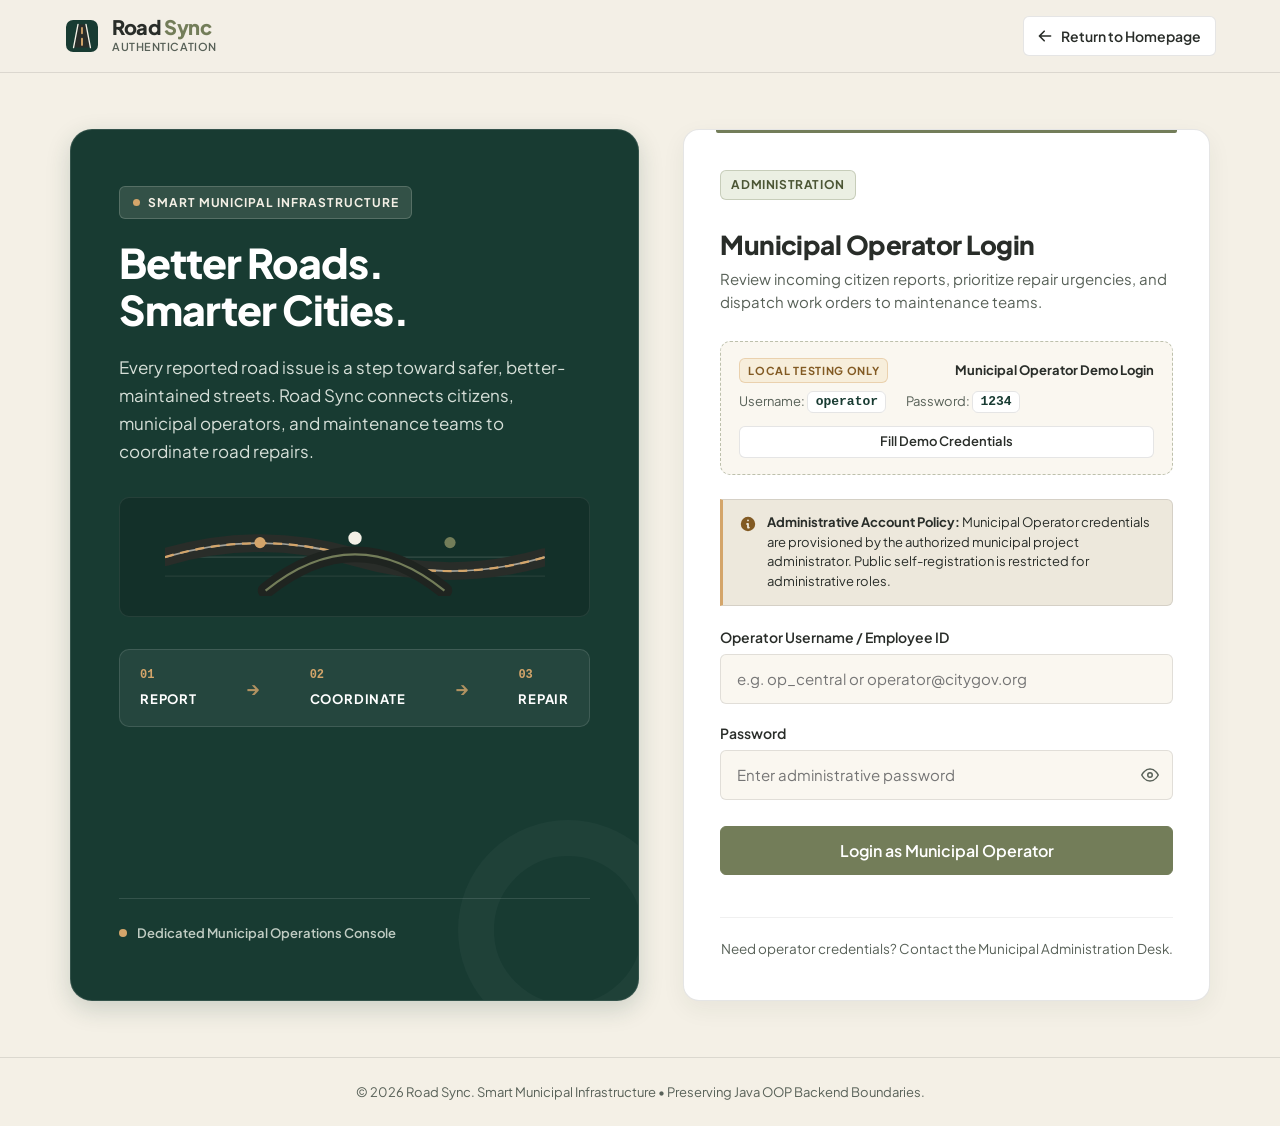
<file: frontend/municipal-operator/repair-jobs.html>
<!DOCTYPE html>
<html lang="en">
<head>
  <meta charset="UTF-8">
  <meta name="viewport" content="width=device-width, initial-scale=1.0">
  <title>Road Sync — Repair Jobs & Work Order Dispatch</title>
  <meta name="description" content="Municipal Operator repair jobs dispatch console. Link prioritized complaints to repair jobs, allocate maintenance teams, and track required machinery.">
  
  <!-- Favicon -->
  <link rel="icon" type="image/svg+xml" href="../assets/favicon.svg">
  
  <!-- Google Fonts: Plus Jakarta Sans -->
  <link rel="preconnect" href="https://fonts.googleapis.com">
  <link rel="preconnect" href="https://fonts.gstatic.com" crossorigin>
  <link href="https://fonts.googleapis.com/css2?family=Plus+Jakarta+Sans:wght@400;500;600;700;800&display=swap" rel="stylesheet">
  
  <!-- Main Stylesheet -->
  <link rel="stylesheet" href="../styles/style.css">
</head>
<body class="dashboard-page">

  <!-- Accessible Skip Link -->
  <a href="#jobs-main" class="skip-link">Skip to repair jobs content</a>

  <!-- ======================================================================
       Slide-Over Navigation Drawer
       ====================================================================== -->
  <div class="drawer-backdrop" id="drawerBackdrop" aria-hidden="true"></div>

  <aside class="dash-nav-drawer" id="navDrawer" aria-label="Municipal Operator Navigation Drawer" role="dialog" aria-modal="true">
    <div class="drawer-header">
      <div class="drawer-brand">
        <div class="brand-logo-emblem" aria-hidden="true">
          <svg viewBox="0 0 36 36" width="28" height="28" fill="none">
            <rect width="36" height="36" rx="8" fill="#183B32"/>
            <path d="M9 31 L14 5 L22 5 L27 31 Z" fill="#292D29"/>
            <path d="M8.5 31 L13.5 5" stroke="#F4F0E6" stroke-width="1.5" stroke-linecap="round"/>
            <path d="M27.5 31 L22.5 5" stroke="#F4F0E6" stroke-width="1.5" stroke-linecap="round"/>
            <line x1="18" y1="9" x2="18" y2="15" stroke="#D4A56A" stroke-width="2" stroke-linecap="round"/>
            <line x1="18" y1="21" x2="18" y2="28" stroke="#D4A56A" stroke-width="2.2" stroke-linecap="round"/>
          </svg>
        </div>
        <div>
          <span class="drawer-brand-name">Road <span>Sync</span></span>
          <span class="drawer-brand-sub">Operator Console</span>
        </div>
      </div>
      <button type="button" class="drawer-close-btn" id="closeDrawerBtn" aria-label="Close navigation drawer">
        <svg viewBox="0 0 24 24" width="20" height="20" fill="none" stroke="currentColor" stroke-width="2" stroke-linecap="round" stroke-linejoin="round">
          <line x1="18" y1="6" x2="6" y2="18"></line>
          <line x1="6" y1="6" x2="18" y2="18"></line>
        </svg>
      </button>
    </div>

    <!-- Operator Profile Snippet -->
    <div class="drawer-user-card">
      <div class="drawer-user-avatar">
        <span class="user-avatar-initials">MO</span>
      </div>
      <div class="drawer-user-info">
        <span class="drawer-user-name">Municipal Operator</span>
        <span class="drawer-role-pill">
          <span class="status-dot" aria-hidden="true"></span>
          Central Operations Authority
        </span>
      </div>
    </div>

    <!-- Navigation Menu Items -->
    <nav class="drawer-nav-section" aria-label="Operator Console Pages">
      <span class="drawer-nav-label">Operations Menu</span>
      <ul class="drawer-nav-list">
        <li>
          <a href="dashboard-operator.html" class="drawer-nav-link" data-page-link>
            <svg viewBox="0 0 20 20" width="18" height="18" fill="currentColor" aria-hidden="true">
              <path d="M10.707 2.293a1 1 0 00-1.414 0l-7 7a1 1 0 001.414 1.414L4 10.414V17a1 1 0 001 1h2a1 1 0 001-1v-2a1 1 0 011-1h2a1 1 0 011 1v2a1 1 0 001 1h2a1 1 0 001-1v-6.586l.293.293a1 1 0 001.414-1.414l-7-7z"/>
            </svg>
            <span>Dashboard</span>
          </a>
        </li>
        <li>
          <a href="manage-complaints.html" class="drawer-nav-link" data-page-link>
            <svg viewBox="0 0 20 20" width="18" height="18" fill="currentColor" aria-hidden="true">
              <path d="M9 2a1 1 0 000 2h2a1 1 0 100-2H9z"/>
              <path fill-rule="evenodd" d="M4 5a2 2 0 012-2 3 3 0 003 3h2a3 3 0 003-3 2 2 0 012 2v11a2 2 0 01-2 2H6a2 2 0 01-2-2V5zm3 4a1 1 0 000 2h.01a1 1 0 100-2H7zm3 0a1 1 0 000 2h3a1 1 0 100-2h-3zm-3 4a1 1 0 100 2h.01a1 1 0 100-2H7zm3 0a1 1 0 100 2h3a1 1 0 100-2h-3z" clip-rule="evenodd"/>
            </svg>
            <span>Manage Complaints</span>
          </a>
        </li>
        <li>
          <a href="repair-jobs.html" class="drawer-nav-link active" data-page-link>
            <svg viewBox="0 0 20 20" width="18" height="18" fill="currentColor" aria-hidden="true">
              <path fill-rule="evenodd" d="M11.49 3.17c-.38-1.56-2.6-1.56-2.98 0a1.532 1.532 0 01-2.286.948c-1.372-.836-2.942.734-2.106 2.106.54.886.061 2.042-.947 2.287-1.561.379-1.561 2.6 0 2.978a1.532 1.532 0 01.947 2.287c-.836 1.372.734 2.942 2.106 2.106a1.532 1.532 0 012.287.947c.379 1.561 2.6 1.561 2.978 0a1.533 1.533 0 012.287-.947c1.372.836 2.942-.734 2.106-2.106a1.533 1.533 0 01.947-2.287c1.561-.379 1.561-2.6 0-2.978a1.532 1.532 0 01-.947-2.287c.836-1.372-.734-2.942-2.106-2.106a1.532 1.532 0 01-2.287-.947zM10 13a3 3 0 100-6 3 3 0 000 6z" clip-rule="evenodd"/>
            </svg>
            <span>Repair Jobs</span>
          </a>
        </li>
        <li>
          <a href="maintenance-teams.html" class="drawer-nav-link" data-page-link>
            <svg viewBox="0 0 20 20" width="18" height="18" fill="currentColor" aria-hidden="true">
              <path d="M13 6a3 3 0 11-6 0 3 3 0 016 0zM18 8a2 2 0 11-4 0 2 2 0 014 0zM14 15a4 4 0 00-8 0v3h8v-3zM6 8a2 2 0 11-4 0 2 2 0 014 0zM16 18v-3a5.972 5.972 0 00-.75-2.906A3.005 3.005 0 0119 15v3h-3zM4.75 12.094A5.973 5.973 0 004 15v3H1v-3a3 3 0 013.75-2.906z"/>
            </svg>
            <span>Maintenance Teams</span>
          </a>
        </li>
      </ul>
    </nav>

    <!-- Drawer Footer with Logout -->
    <div class="drawer-footer">
      <button type="button" class="drawer-logout-btn js-logout-btn" id="drawerLogoutBtn">
        <svg viewBox="0 0 20 20" width="18" height="18" fill="currentColor" aria-hidden="true">
          <path fill-rule="evenodd" d="M3 3a1 1 0 00-1 1v12a1 1 0 102 0V4a1 1 0 00-1-1zm10.293 9.293a1 1 0 001.414 1.414l3-3a1 1 0 000-1.414l-3-3a1 1 0 10-1.414 1.414L14.586 9H7a1 1 0 100 2h7.586l-1.293 1.293z" clip-rule="evenodd"/>
        </svg>
        <span>Logout</span>
      </button>
    </div>
  </aside>

  <!-- ======================================================================
       Dashboard Top Navigation Bar
       ====================================================================== -->
  <header class="dash-navbar" role="banner">
    <div class="container dash-nav-container">
      
      <div class="dash-brand-wrap">
        <button type="button" class="dash-hamburger-btn" id="hamburgerBtn" aria-label="Open operator navigation menu" aria-expanded="false" aria-controls="navDrawer">
          <svg viewBox="0 0 24 24" width="22" height="22" fill="none" stroke="currentColor" stroke-width="2.2" stroke-linecap="round" stroke-linejoin="round" aria-hidden="true">
            <line x1="3" y1="12" x2="21" y2="12"></line>
            <line x1="3" y1="6" x2="21" y2="6"></line>
            <line x1="3" y1="18" x2="21" y2="18"></line>
          </svg>
        </button>

        <a href="../index.html" class="brand-link" aria-label="Road Sync Homepage">
          <div class="brand-logo-emblem" aria-hidden="true">
            <svg viewBox="0 0 36 36" width="30" height="30" fill="none">
              <rect width="36" height="36" rx="8" fill="#183B32"/>
              <path d="M9 31 L14 5 L22 5 L27 31 Z" fill="#292D29"/>
              <path d="M8.5 31 L13.5 5" stroke="#F4F0E6" stroke-width="1.5" stroke-linecap="round"/>
              <path d="M27.5 31 L22.5 5" stroke="#F4F0E6" stroke-width="1.5" stroke-linecap="round"/>
              <line x1="18" y1="9" x2="18" y2="15" stroke="#D4A56A" stroke-width="2" stroke-linecap="round"/>
              <line x1="18" y1="21" x2="18" y2="28" stroke="#D4A56A" stroke-width="2.2" stroke-linecap="round"/>
            </svg>
          </div>
          <div class="brand-text-wrap">
            <span class="brand-name">Road <span>Sync</span></span>
            <span class="brand-subline">Operator Console</span>
          </div>
        </a>

        <div class="portal-role-tag" style="background-color: var(--color-olive-tint); color: var(--color-olive-dark); border-color: rgba(115, 125, 89, 0.3);">
          <span class="portal-role-dot" style="background-color: var(--color-olive);" aria-hidden="true"></span>
          <span>Municipal Operator</span>
        </div>
      </div>



      <div class="dash-user-controls">
        <div style="display: flex; align-items: center; gap: 0.85rem;">
          <div class="user-avatar-initials" style="width: 32px; height: 32px; border-radius: 50%; background-color: var(--color-hero-panel); color: var(--color-white); display: flex; align-items: center; justify-content: center; font-size: 0.75rem; font-weight: 700;">MO</div>
          <button type="button" class="btn btn-secondary btn-sm js-logout-btn" id="btnLogoutTop">Logout</button>
        </div>
      </div>

    </div>
  </header>

  <!-- ======================================================================
       Main Content
       ====================================================================== -->
  <main class="dashboard-main-content" id="jobs-main">
    <div class="container">

      <!-- Page Header -->
      <div class="portal-page-header">
        <div>
          <h1 class="portal-title">Repair Jobs & Dispatch Planning</h1>
          <p class="portal-subtitle">Convert triaged citizen complaints into formal municipal work orders and dispatch available field maintenance teams.</p>
        </div>
        <div class="portal-actions">
          <button type="button" class="btn btn-primary" onclick="document.querySelector('.js-open-dispatch')?.click() || alert('Please select a prioritized complaint from the queue below.');">
            <svg viewBox="0 0 20 20" width="18" height="18" fill="currentColor" aria-hidden="true">
              <path fill-rule="evenodd" d="M10 3a1 1 0 011 1v5h5a1 1 0 110 2h-5v5a1 1 0 11-2 0v-5H4a1 1 0 110-2h5V4a1 1 0 011-1z" clip-rule="evenodd"/>
            </svg>
            <span>New Work Order</span>
          </button>
        </div>
      </div>

      <!-- Section 1: Prioritized Complaints Ready for Work Order Dispatch -->
      <section class="dash-card" style="margin-bottom: 2rem;">
        <div style="display: flex; align-items: center; justify-content: space-between; border-bottom: 1px solid var(--color-border); padding-bottom: 1rem; margin-bottom: 1.25rem;">
          <div>
            <h2 style="font-size: 1.125rem; font-weight: 800; color: var(--color-charcoal);">Prioritized Complaints Awaiting Work Order Dispatch</h2>
            <p style="font-size: 0.8125rem; color: var(--color-text-muted);">Complaints triaged via <code>DefaultPriorityPolicy</code> and sorted by algorithmic urgency (Highest Priority first).</p>
          </div>
        </div>

        <div class="op-table-responsive">
          <table class="op-table" aria-label="Prioritized Complaints Queue">
            <thead>
              <tr>
                <th>Priority Score</th>
                <th>Complaint Ref</th>
                <th>Road Location & Coordinates</th>
                <th>Damage Type</th>
                <th>Triage Ranks</th>
                <th>Dispatch Action</th>
              </tr>
            </thead>
            <tbody id="prioritizedQueueBody">
              <!-- Dynamically populated via repair-jobs.js -->
            </tbody>
          </table>

          <div id="prioritizedEmptyBox" style="display: none; padding: 2.5rem 1.5rem; text-align: center; color: var(--color-text-muted);">
            <svg viewBox="0 0 24 24" width="42" height="42" fill="none" stroke="#155724" stroke-width="2" style="margin: 0 auto 0.75rem auto;">
              <path stroke-linecap="round" stroke-linejoin="round" d="M9 12l2 2 4-4m6 2a9 9 0 11-18 0 9 9 0 0118 0z" />
            </svg>
            <h4 style="font-size: 1rem; font-weight: 700; color: #155724; margin-bottom: 0.25rem;">All Prioritized Complaints Are Dispatched</h4>
            <p style="font-size: 0.84375rem;">No unassigned prioritized complaints in queue. Triage more incoming reports in <a href="manage-complaints.html" style="color: var(--color-hero-panel); font-weight: 600;">Manage Complaints</a>.</p>
          </div>
        </div>
      </section>

      <!-- Section 2: Active & Planned Repair Jobs -->
      <section class="dash-card">
        <div style="display: flex; align-items: center; justify-content: space-between; border-bottom: 1px solid var(--color-border); padding-bottom: 1rem; margin-bottom: 1.25rem;">
          <div>
            <h2 style="font-size: 1.125rem; font-weight: 800; color: var(--color-charcoal);">Municipal Repair Work Orders</h2>
            <p style="font-size: 0.8125rem; color: var(--color-text-muted);">Assigned jobs, active roadwork, and completed repairs tracked across field maintenance divisions.</p>
          </div>
        </div>

        <div class="op-table-responsive">
          <table class="op-table" aria-label="Active Repair Jobs Registry">
            <thead>
              <tr>
                <th>Job ID & Date</th>
                <th>Linked Ref</th>
                <th>Corridor Location & Repair Type</th>
                <th>Assigned Maintenance Team</th>
                <th>Deployed Machinery</th>
                <th>Status</th>
              </tr>
            </thead>
            <tbody id="repairJobsTableBody">
              <!-- Dynamically populated via repair-jobs.js -->
            </tbody>
          </table>

          <div id="jobsEmptyBox" style="display: none; padding: 2.5rem 1.5rem; text-align: center; color: var(--color-text-muted);">
            <p>No repair jobs dispatched yet.</p>
          </div>
        </div>
      </section>

    </div>
  </main>

  <!-- ======================================================================
       Create Work Order Modal (Simplified 6-Step Order)
       ====================================================================== -->
  <div class="op-modal-backdrop" id="jobModalBackdrop" aria-modal="true" role="dialog" aria-labelledby="jobModalTitle">
    <div class="op-modal-dialog">
      
      <div class="op-modal-header">
        <div>
          <span style="font-size: 0.75rem; font-weight: 700; text-transform: uppercase; letter-spacing: 0.05em; color: var(--color-hero-panel);">Municipal Operations Planning</span>
          <h2 class="op-modal-title" id="jobModalTitle">Create Work Order</h2>
        </div>
        <button type="button" class="op-modal-close" id="closeJobModalBtn" aria-label="Close work order dialog">&times;</button>
      </div>

      <div class="op-modal-body">
        
        <!-- 1. Target Prioritized Complaint -->
        <div style="display: flex; flex-direction: column; gap: 0.45rem;">
          <label style="font-size: 0.875rem; font-weight: 700; color: var(--color-charcoal);">1. Target Prioritized Complaint:</label>
          <input type="hidden" id="modalTargetComplaintId" value="">
          <div id="modalTargetComplaintCard" class="target-complaint-summary" aria-live="polite">
            <!-- Dynamically populated with locked complaint ID, location, priority -->
          </div>
        </div>

        <!-- Required Municipal Equipment -->
        <div style="background-color: var(--color-surface-alt); border: 1px solid var(--color-border); border-radius: var(--border-radius-md); padding: 1rem; display: flex; flex-direction: column; gap: 0.6rem;">
          <div style="display: flex; align-items: center; justify-content: space-between;">
            <strong style="font-size: 0.8125rem; text-transform: uppercase; color: var(--color-text-muted); letter-spacing: 0.04em;">Required Municipal Equipment:</strong>
            <span id="modalEstTimeDisplay" style="font-size: 0.8125rem; font-weight: 700; color: var(--color-hero-panel);">Estimated Duration: 60 mins</span>
          </div>
          <div class="equipment-chip-list" id="modalEquipmentList">
            <!-- Dynamically populated -->
          </div>
        </div>

        <!-- Assign Maintenance Division -->
        <div style="display: flex; flex-direction: column; gap: 0.45rem;">
          <label for="modalJobTeamSelect" style="font-size: 0.875rem; font-weight: 700; color: var(--color-charcoal);">Assign Maintenance Division:</label>
          <select id="modalJobTeamSelect" class="op-filter-select" style="width: 100%;">
            <!-- Dynamically populated with team options -->
          </select>
          <div id="modalTeamWarning" style="display: none; padding: 0.65rem 0.85rem; background-color: #FFF3CD; border: 1px solid #FFEEBA; border-radius: var(--border-radius-sm); font-size: 0.8125rem; color: #856404;"></div>
        </div>

        <!-- Traffic Advisory Notes -->
        <div style="display: flex; flex-direction: column; gap: 0.45rem;">
          <label for="modalJobNotes" style="font-size: 0.875rem; font-weight: 700; color: var(--color-charcoal);">Traffic Advisory Notes (Optional):</label>
          <textarea id="modalJobNotes" rows="2" class="op-search-input" style="width: 100%;" placeholder="e.g. Schedule off-peak evening paving; deploy traffic cones around merge lane."></textarea>
        </div>

      </div>

      <div class="op-modal-footer">
        <button type="button" class="btn btn-secondary" id="cancelJobBtn">Cancel</button>
        <button type="button" class="btn btn-primary" id="btnDispatchJob">Create Work Order</button>
      </div>

    </div>
  </div>

  <!-- Dashboard Footer -->
  <footer class="dash-footer" role="contentinfo">
    <div class="container dash-footer-container">
      <div class="dash-footer-left">
        <strong>Road Sync</strong>
        <span>• Municipal Operator Central Administration Console (Stage 4)</span>
      </div>
      <div>
        <span style="font-size: 0.8125rem; color: var(--color-text-muted);">Tamil Nadu Highways & Municipal Corporations</span>
      </div>
    </div>
  </footer>

  <!-- Scripts -->
  <script src="../js/api-client.js"></script>
  <script src="../js/public-store.js"></script>
  <script src="../js/operator-nav.js"></script>
  <script src="../js/repair-jobs.js"></script>
</body>
</html>
</file>
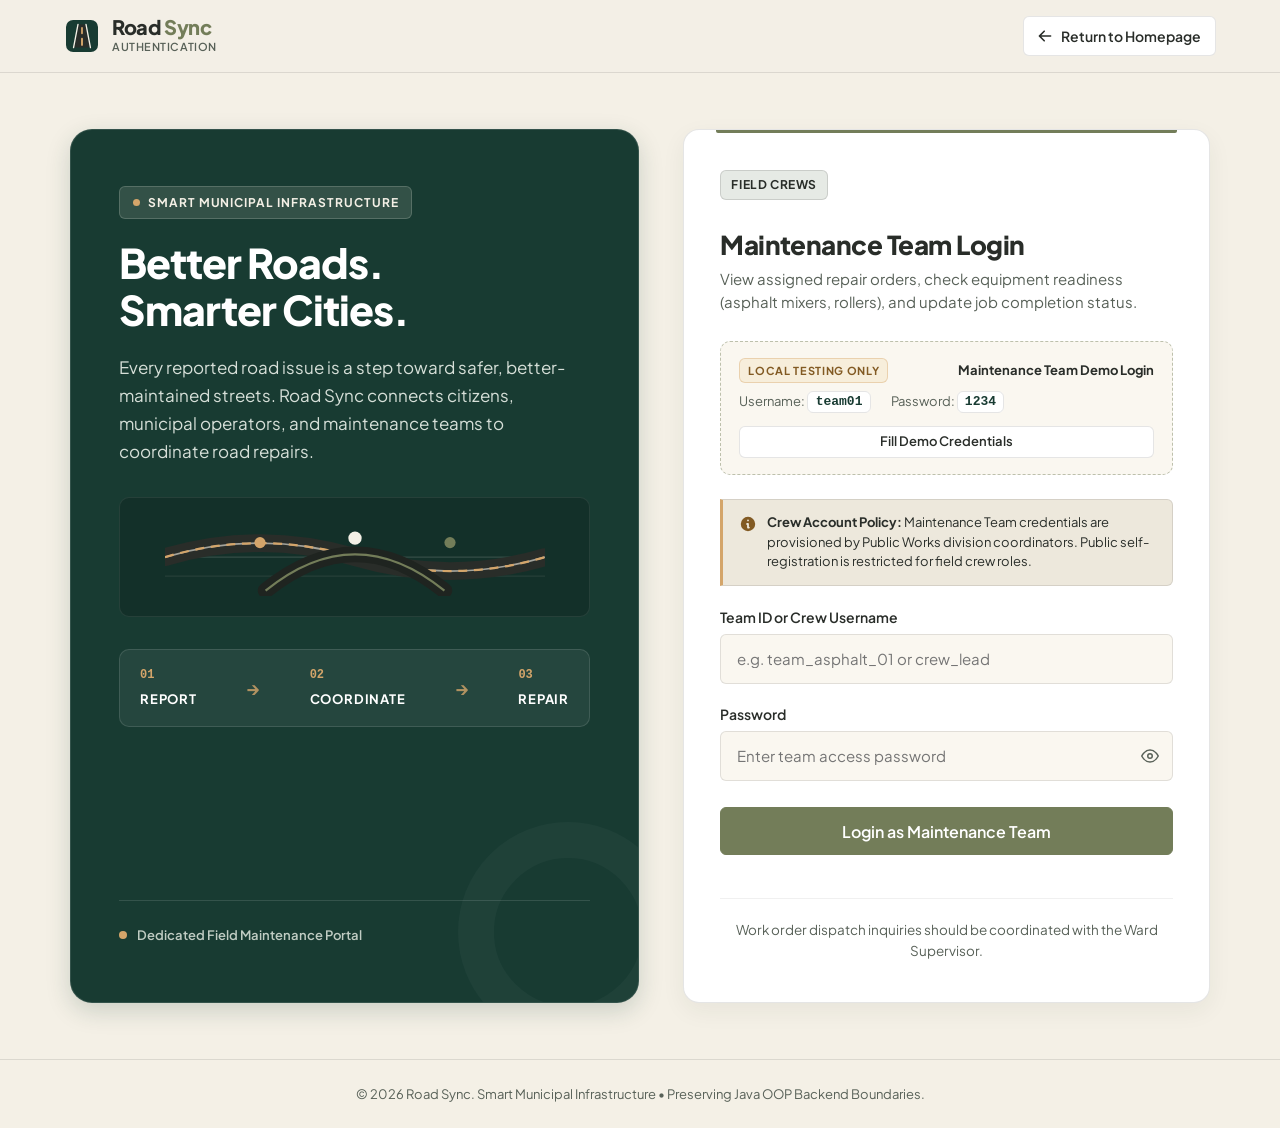
<file: frontend/teams/assigned-jobs.html>
<!DOCTYPE html>
<html lang="en">
<head>
  <meta charset="UTF-8">
  <meta name="viewport" content="width=device-width, initial-scale=1.0">
  <title>Road Sync — Assigned Jobs</title>
  <meta name="description" content="View roadwork orders assigned to your maintenance team, deploy heavy machinery, and update field progress.">
  
  <!-- Favicon -->
  <link rel="icon" type="image/svg+xml" href="../assets/favicon.svg">
  
  <!-- Google Fonts: Plus Jakarta Sans -->
  <link rel="preconnect" href="https://fonts.googleapis.com">
  <link rel="preconnect" href="https://fonts.gstatic.com" crossorigin>
  <link href="https://fonts.googleapis.com/css2?family=Plus+Jakarta+Sans:wght@400;500;600;700;800&display=swap" rel="stylesheet">
  
  <!-- Main Stylesheet -->
  <link rel="stylesheet" href="../styles/style.css">
</head>
<body class="dashboard-page">

  <!-- Accessible Skip Link -->
  <a href="#crew-assigned-main" class="skip-link">Skip to assigned jobs content</a>

  <!-- ======================================================================
       Slide-Over Navigation Drawer (Role-Specific)
       Contains exactly: Dashboard, Assigned Jobs, Completed Jobs, Logout
       ====================================================================== -->
  <div class="drawer-backdrop" id="drawerBackdrop" aria-hidden="true"></div>

  <aside class="dash-nav-drawer" id="navDrawer" aria-label="Maintenance Team Navigation Drawer" role="dialog" aria-modal="true">
    <div class="drawer-header">
      <div class="drawer-brand">
        <div class="brand-logo-emblem" aria-hidden="true">
          <svg viewBox="0 0 36 36" width="28" height="28" fill="none">
            <rect width="36" height="36" rx="8" fill="#183B32"/>
            <path d="M9 31 L14 5 L22 5 L27 31 Z" fill="#292D29"/>
            <path d="M8.5 31 L13.5 5" stroke="#F4F0E6" stroke-width="1.5" stroke-linecap="round"/>
            <path d="M27.5 31 L22.5 5" stroke="#F4F0E6" stroke-width="1.5" stroke-linecap="round"/>
            <line x1="18" y1="9" x2="18" y2="15" stroke="#D4A56A" stroke-width="2" stroke-linecap="round"/>
            <line x1="18" y1="21" x2="18" y2="28" stroke="#D4A56A" stroke-width="2.2" stroke-linecap="round"/>
          </svg>
        </div>
        <div>
          <span class="drawer-brand-name">Road <span>Sync</span></span>
          <span class="drawer-brand-sub">Field Crew Portal</span>
        </div>
      </div>
      <button type="button" class="drawer-close-btn" id="closeDrawerBtn" aria-label="Close navigation drawer">
        <svg viewBox="0 0 24 24" width="20" height="20" fill="none" stroke="currentColor" stroke-width="2" stroke-linecap="round" stroke-linejoin="round">
          <line x1="18" y1="6" x2="6" y2="18"></line>
          <line x1="6" y1="6" x2="18" y2="18"></line>
        </svg>
      </button>
    </div>

    <!-- Crew Profile Snippet in Drawer -->
    <div class="drawer-user-card">
      <div class="drawer-user-avatar" style="background-color: var(--color-hero-panel);">
        <span class="user-avatar-initials" id="drawerCrewInitials">T01</span>
      </div>
      <div class="drawer-user-info">
        <span class="drawer-user-name" id="drawerCrewName">Team T01</span>
        <span class="drawer-role-pill">
          <span class="status-dot" aria-hidden="true"></span>
          Field Maintenance Crew
        </span>
      </div>
    </div>

    <!-- Navigation Menu Items -->
    <nav class="drawer-nav-section" aria-label="Maintenance Team Pages">
      <span class="drawer-nav-label">Crew Menu</span>
      <ul class="drawer-nav-list">
        <li>
          <a href="dashboard-crew.html" class="drawer-nav-link">
            <svg viewBox="0 0 20 20" width="18" height="18" fill="currentColor" aria-hidden="true">
              <path d="M10.707 2.293a1 1 0 00-1.414 0l-7 7a1 1 0 001.414 1.414L4 10.414V17a1 1 0 001 1h2a1 1 0 001-1v-2a1 1 0 011-1h2a1 1 0 011 1v2a1 1 0 001 1h2a1 1 0 001-1v-6.586l.293.293a1 1 0 001.414-1.414l-7-7z"/>
            </svg>
            <span>Dashboard</span>
          </a>
        </li>
        <li>
          <a href="assigned-jobs.html" class="drawer-nav-link active">
            <svg viewBox="0 0 20 20" width="18" height="18" fill="currentColor" aria-hidden="true">
              <path fill-rule="evenodd" d="M11.49 3.17c-.38-1.56-2.6-1.56-2.98 0a1.532 1.532 0 01-2.286.948c-1.372-.836-2.942.734-2.106 2.106.54.886.061 2.042-.947 2.287-1.561.379-1.561 2.6 0 2.978a1.532 1.532 0 01.947 2.287c-.836 1.372.734 2.942 2.106 2.106a1.532 1.532 0 012.287.947c.379 1.561 2.6 1.561 2.978 0a1.533 1.533 0 012.287-.947c1.372.836 2.942-.734 2.106-2.106a1.533 1.533 0 01.947-2.287c1.561-.379 1.561-2.6 0-2.978a1.532 1.532 0 01-.947-2.287c.836-1.372-.734-2.942-2.106-2.106a1.532 1.532 0 01-2.287-.947zM10 13a3 3 0 100-6 3 3 0 000 6z" clip-rule="evenodd"/>
            </svg>
            <span>Assigned Jobs</span>
          </a>
        </li>
        <li>
          <a href="completed-jobs.html" class="drawer-nav-link">
            <svg viewBox="0 0 20 20" width="18" height="18" fill="currentColor" aria-hidden="true">
              <path fill-rule="evenodd" d="M10 18a8 8 0 100-16 8 8 0 000 16zm3.707-9.293a1 1 0 00-1.414-1.414L9 10.586 7.707 9.293a1 1 0 00-1.414 1.414l2 2a1 1 0 001.414 0l4-4z" clip-rule="evenodd"/>
            </svg>
            <span>Completed Jobs</span>
          </a>
        </li>
      </ul>
    </nav>

    <!-- Drawer Footer with Logout -->
    <div class="drawer-footer">
      <button type="button" class="drawer-logout-btn js-crew-logout-btn" id="drawerLogoutBtn">
        <svg viewBox="0 0 20 20" width="18" height="18" fill="currentColor" aria-hidden="true">
          <path fill-rule="evenodd" d="M3 3a1 1 0 00-1 1v12a1 1 0 102 0V4a1 1 0 00-1-1zm10.293 9.293a1 1 0 001.414 1.414l3-3a1 1 0 000-1.414l-3-3a1 1 0 10-1.414 1.414L14.586 9H7a1 1 0 100 2h7.586l-1.293 1.293z" clip-rule="evenodd"/>
        </svg>
        <span>Logout</span>
      </button>
    </div>
  </aside>

  <!-- ======================================================================
       Dashboard Top Navigation Bar
       ====================================================================== -->
  <header class="dash-navbar" role="banner">
    <div class="container dash-nav-container">
      
      <div class="dash-brand-wrap">
        <button type="button" class="dash-hamburger-btn" id="hamburgerBtn" aria-label="Open crew navigation menu" aria-expanded="false" aria-controls="navDrawer">
          <svg viewBox="0 0 24 24" width="22" height="22" fill="none" stroke="currentColor" stroke-width="2.2" stroke-linecap="round" stroke-linejoin="round" aria-hidden="true">
            <line x1="3" y1="12" x2="21" y2="12"></line>
            <line x1="3" y1="6" x2="21" y2="6"></line>
            <line x1="3" y1="18" x2="21" y2="18"></line>
          </svg>
        </button>

        <a href="../index.html" class="brand-link" aria-label="Road Sync Homepage">
          <div class="brand-logo-emblem" aria-hidden="true">
            <svg viewBox="0 0 36 36" width="30" height="30" fill="none">
              <rect width="36" height="36" rx="8" fill="#183B32"/>
              <path d="M9 31 L14 5 L22 5 L27 31 Z" fill="#292D29"/>
              <path d="M8.5 31 L13.5 5" stroke="#F4F0E6" stroke-width="1.5" stroke-linecap="round"/>
              <path d="M27.5 31 L22.5 5" stroke="#F4F0E6" stroke-width="1.5" stroke-linecap="round"/>
              <line x1="18" y1="9" x2="18" y2="15" stroke="#D4A56A" stroke-width="2" stroke-linecap="round"/>
              <line x1="18" y1="21" x2="18" y2="28" stroke="#D4A56A" stroke-width="2.2" stroke-linecap="round"/>
            </svg>
          </div>
          <div class="brand-text-wrap">
            <span class="brand-name">Road <span>Sync</span></span>
            <span class="brand-subline">Field Crew Portal</span>
          </div>
        </a>

        <div class="portal-role-tag" style="background-color: #E6EAE5; color: var(--color-charcoal); border-color: rgba(41, 45, 41, 0.2);">
          <span class="portal-role-dot" style="background-color: var(--color-charcoal);" aria-hidden="true"></span>
          <span>Maintenance Team</span>
        </div>
      </div>

      <div class="dash-user-controls">
        <div style="display: flex; align-items: center; gap: 0.85rem;">
          <span style="font-size: 0.84375rem; font-weight: 600; color: var(--color-charcoal);">
            Crew: <code id="crewUserBadge">team01 (T01)</code>
          </span>
          <button type="button" class="btn btn-secondary btn-sm js-crew-logout-btn" id="crewLogoutBtn" title="Sign out and return to homepage">
            Logout
          </button>
        </div>
      </div>

    </div>
  </header>

  <!-- ======================================================================
       Main Content
       ====================================================================== -->
  <main class="dashboard-main-content" id="crew-assigned-main">
    <div class="container">

      <!-- Page Header -->
      <div class="portal-page-header">
        <div>
          <h1 class="portal-title">Assigned Roadwork Orders</h1>
          <p class="portal-subtitle">Active and pending repair jobs dispatched to your maintenance division. Update field operations progress to keep the municipal console and citizen portal synchronized.</p>
        </div>
        <div class="portal-actions">
          <div style="display: flex; gap: 0.5rem; flex-wrap: wrap;">
            <button type="button" class="btn btn-primary btn-sm" id="filterAllBtn">All Active</button>
            <button type="button" class="btn btn-secondary btn-sm" id="filterAssignedBtn">Awaiting Start</button>
            <button type="button" class="btn btn-secondary btn-sm" id="filterProgressBtn">In Progress</button>
          </div>
        </div>
      </div>

      <!-- Assigned Jobs List Container -->
      <section id="crewAssignedList" aria-label="Assigned Work Orders List">
        <!-- Dynamically populated via crew-assigned.js -->
      </section>

      <!-- Empty State Box -->
      <div id="crewAssignedEmpty" style="display: none; background-color: var(--color-white); border: 1px solid var(--color-border); border-radius: var(--border-radius-lg); padding: 3rem 1.5rem; text-align: center; color: var(--color-text-muted);">
        <svg viewBox="0 0 24 24" width="48" height="48" fill="none" stroke="#155724" stroke-width="2" style="margin: 0 auto 0.75rem auto;">
          <path stroke-linecap="round" stroke-linejoin="round" d="M9 12l2 2 4-4m6 2a9 9 0 11-18 0 9 9 0 0118 0z" />
        </svg>
        <h3 style="font-size: 1.125rem; font-weight: 700; color: #155724; margin-bottom: 0.25rem;">No Active Repair Jobs Pending</h3>
        <p style="font-size: 0.875rem; max-width: 500px; margin: 0 auto 1rem auto;">All work orders dispatched to your maintenance division have been completed, or your unit is on standby awaiting new municipal dispatch.</p>
        <a href="completed-jobs.html" class="btn btn-secondary btn-sm">
          <span>View Completed Repairs &rarr;</span>
        </a>
      </div>

    </div>
  </main>

  <!-- ======================================================================
       Inspect Job Details Modal
       ====================================================================== -->
  <div class="op-modal-backdrop" id="detailModalBackdrop" aria-modal="true" role="dialog" aria-labelledby="modalJobTitle">
    <div class="op-modal-dialog">
      
      <div class="op-modal-header">
        <div>
          <span style="font-size: 0.75rem; font-weight: 700; text-transform: uppercase; letter-spacing: 0.05em; color: var(--color-hero-panel);">Municipal Work Order Details</span>
          <h2 class="op-modal-title" id="modalJobTitle">Work Order #JOB-102</h2>
        </div>
        <button type="button" class="op-modal-close" id="closeDetailModalBtn" aria-label="Close dialog">&times;</button>
      </div>

      <div class="op-modal-body" id="modalJobDetailBody">
        <!-- Dynamically populated via crew-assigned.js -->
      </div>

      <div class="op-modal-footer">
        <button type="button" class="btn btn-secondary" id="dismissDetailModalBtn">Close Details</button>
      </div>

    </div>
  </div>

  <!-- Dashboard Footer -->
  <footer class="dash-footer" role="contentinfo">
    <div class="container dash-footer-container">
      <div class="dash-footer-left">
        <strong>Road Sync</strong>
        <span>• Field Maintenance Operations Portal</span>
      </div>
      <div>
        <span style="font-size: 0.8125rem; color: var(--color-text-muted);">Tamil Nadu Municipal Corporations</span>
      </div>
    </div>
  </footer>

  <!-- Scripts -->
  <script src="../js/api-client.js"></script>
  <script src="../js/public-store.js"></script>
  <script src="../js/crew-nav.js"></script>
  <script src="../js/crew-assigned.js"></script>
</body>
</html>
</file>
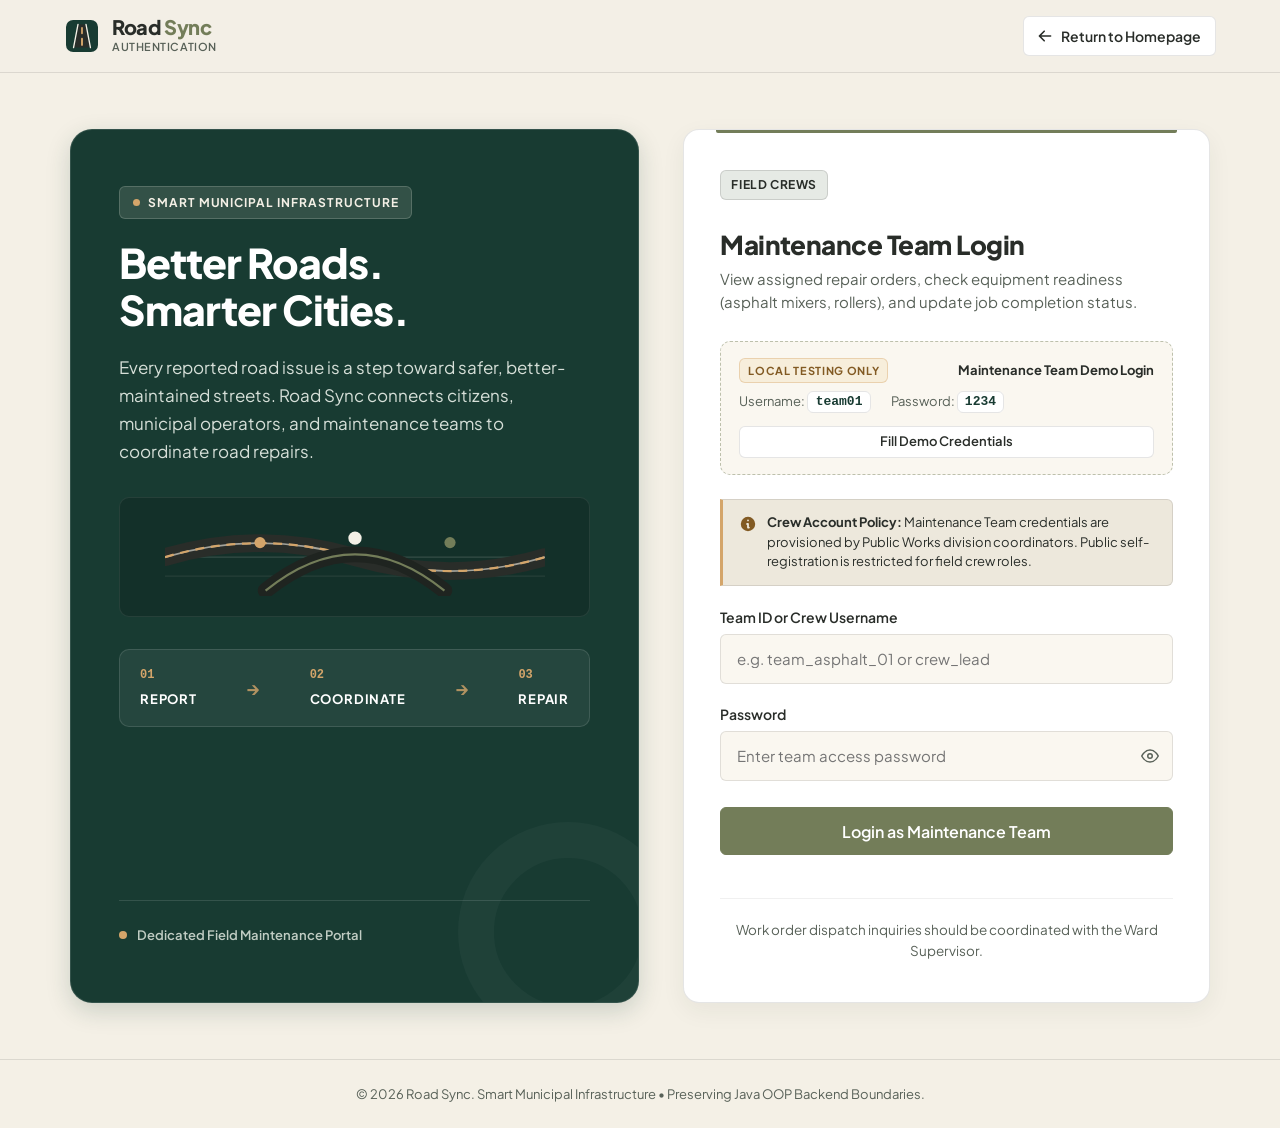
<file: frontend/teams/completed-jobs.html>
<!DOCTYPE html>
<html lang="en">
<head>
  <meta charset="UTF-8">
  <meta name="viewport" content="width=device-width, initial-scale=1.0">
  <title>Road Sync — Completed Jobs</title>
  <meta name="description" content="Archive of roadwork repair orders completed and verified by your maintenance team. Corridors restored and reopened.">
  
  <!-- Favicon -->
  <link rel="icon" type="image/svg+xml" href="../assets/favicon.svg">
  
  <!-- Google Fonts: Plus Jakarta Sans -->
  <link rel="preconnect" href="https://fonts.googleapis.com">
  <link rel="preconnect" href="https://fonts.gstatic.com" crossorigin>
  <link href="https://fonts.googleapis.com/css2?family=Plus+Jakarta+Sans:wght@400;500;600;700;800&display=swap" rel="stylesheet">
  
  <!-- Main Stylesheet -->
  <link rel="stylesheet" href="../styles/style.css">
</head>
<body class="dashboard-page">

  <!-- Accessible Skip Link -->
  <a href="#crew-completed-main" class="skip-link">Skip to completed jobs content</a>

  <!-- ======================================================================
       Slide-Over Navigation Drawer (Role-Specific)
       Contains exactly: Dashboard, Assigned Jobs, Completed Jobs, Logout
       ====================================================================== -->
  <div class="drawer-backdrop" id="drawerBackdrop" aria-hidden="true"></div>

  <aside class="dash-nav-drawer" id="navDrawer" aria-label="Maintenance Team Navigation Drawer" role="dialog" aria-modal="true">
    <div class="drawer-header">
      <div class="drawer-brand">
        <div class="brand-logo-emblem" aria-hidden="true">
          <svg viewBox="0 0 36 36" width="28" height="28" fill="none">
            <rect width="36" height="36" rx="8" fill="#183B32"/>
            <path d="M9 31 L14 5 L22 5 L27 31 Z" fill="#292D29"/>
            <path d="M8.5 31 L13.5 5" stroke="#F4F0E6" stroke-width="1.5" stroke-linecap="round"/>
            <path d="M27.5 31 L22.5 5" stroke="#F4F0E6" stroke-width="1.5" stroke-linecap="round"/>
            <line x1="18" y1="9" x2="18" y2="15" stroke="#D4A56A" stroke-width="2" stroke-linecap="round"/>
            <line x1="18" y1="21" x2="18" y2="28" stroke="#D4A56A" stroke-width="2.2" stroke-linecap="round"/>
          </svg>
        </div>
        <div>
          <span class="drawer-brand-name">Road <span>Sync</span></span>
          <span class="drawer-brand-sub">Field Crew Portal</span>
        </div>
      </div>
      <button type="button" class="drawer-close-btn" id="closeDrawerBtn" aria-label="Close navigation drawer">
        <svg viewBox="0 0 24 24" width="20" height="20" fill="none" stroke="currentColor" stroke-width="2" stroke-linecap="round" stroke-linejoin="round">
          <line x1="18" y1="6" x2="6" y2="18"></line>
          <line x1="6" y1="6" x2="18" y2="18"></line>
        </svg>
      </button>
    </div>

    <!-- Crew Profile Snippet in Drawer -->
    <div class="drawer-user-card">
      <div class="drawer-user-avatar" style="background-color: var(--color-hero-panel);">
        <span class="user-avatar-initials" id="drawerCrewInitials">T01</span>
      </div>
      <div class="drawer-user-info">
        <span class="drawer-user-name" id="drawerCrewName">Team T01</span>
        <span class="drawer-role-pill">
          <span class="status-dot" aria-hidden="true"></span>
          Field Maintenance Crew
        </span>
      </div>
    </div>

    <!-- Navigation Menu Items -->
    <nav class="drawer-nav-section" aria-label="Maintenance Team Pages">
      <span class="drawer-nav-label">Crew Menu</span>
      <ul class="drawer-nav-list">
        <li>
          <a href="dashboard-crew.html" class="drawer-nav-link">
            <svg viewBox="0 0 20 20" width="18" height="18" fill="currentColor" aria-hidden="true">
              <path d="M10.707 2.293a1 1 0 00-1.414 0l-7 7a1 1 0 001.414 1.414L4 10.414V17a1 1 0 001 1h2a1 1 0 001-1v-2a1 1 0 011-1h2a1 1 0 011 1v2a1 1 0 001 1h2a1 1 0 001-1v-6.586l.293.293a1 1 0 001.414-1.414l-7-7z"/>
            </svg>
            <span>Dashboard</span>
          </a>
        </li>
        <li>
          <a href="assigned-jobs.html" class="drawer-nav-link">
            <svg viewBox="0 0 20 20" width="18" height="18" fill="currentColor" aria-hidden="true">
              <path fill-rule="evenodd" d="M11.49 3.17c-.38-1.56-2.6-1.56-2.98 0a1.532 1.532 0 01-2.286.948c-1.372-.836-2.942.734-2.106 2.106.54.886.061 2.042-.947 2.287-1.561.379-1.561 2.6 0 2.978a1.532 1.532 0 01.947 2.287c-.836 1.372.734 2.942 2.106 2.106a1.532 1.532 0 012.287.947c.379 1.561 2.6 1.561 2.978 0a1.533 1.533 0 012.287-.947c1.372.836 2.942-.734 2.106-2.106a1.533 1.533 0 01.947-2.287c1.561-.379 1.561-2.6 0-2.978a1.532 1.532 0 01-.947-2.287c.836-1.372-.734-2.942-2.106-2.106a1.532 1.532 0 01-2.287-.947zM10 13a3 3 0 100-6 3 3 0 000 6z" clip-rule="evenodd"/>
            </svg>
            <span>Assigned Jobs</span>
          </a>
        </li>
        <li>
          <a href="completed-jobs.html" class="drawer-nav-link active">
            <svg viewBox="0 0 20 20" width="18" height="18" fill="currentColor" aria-hidden="true">
              <path fill-rule="evenodd" d="M10 18a8 8 0 100-16 8 8 0 000 16zm3.707-9.293a1 1 0 00-1.414-1.414L9 10.586 7.707 9.293a1 1 0 00-1.414 1.414l2 2a1 1 0 001.414 0l4-4z" clip-rule="evenodd"/>
            </svg>
            <span>Completed Jobs</span>
          </a>
        </li>
      </ul>
    </nav>

    <!-- Drawer Footer with Logout -->
    <div class="drawer-footer">
      <button type="button" class="drawer-logout-btn js-crew-logout-btn" id="drawerLogoutBtn">
        <svg viewBox="0 0 20 20" width="18" height="18" fill="currentColor" aria-hidden="true">
          <path fill-rule="evenodd" d="M3 3a1 1 0 00-1 1v12a1 1 0 102 0V4a1 1 0 00-1-1zm10.293 9.293a1 1 0 001.414 1.414l3-3a1 1 0 000-1.414l-3-3a1 1 0 10-1.414 1.414L14.586 9H7a1 1 0 100 2h7.586l-1.293 1.293z" clip-rule="evenodd"/>
        </svg>
        <span>Logout</span>
      </button>
    </div>
  </aside>

  <!-- ======================================================================
       Dashboard Top Navigation Bar
       ====================================================================== -->
  <header class="dash-navbar" role="banner">
    <div class="container dash-nav-container">
      
      <div class="dash-brand-wrap">
        <button type="button" class="dash-hamburger-btn" id="hamburgerBtn" aria-label="Open crew navigation menu" aria-expanded="false" aria-controls="navDrawer">
          <svg viewBox="0 0 24 24" width="22" height="22" fill="none" stroke="currentColor" stroke-width="2.2" stroke-linecap="round" stroke-linejoin="round" aria-hidden="true">
            <line x1="3" y1="12" x2="21" y2="12"></line>
            <line x1="3" y1="6" x2="21" y2="6"></line>
            <line x1="3" y1="18" x2="21" y2="18"></line>
          </svg>
        </button>

        <a href="../index.html" class="brand-link" aria-label="Road Sync Homepage">
          <div class="brand-logo-emblem" aria-hidden="true">
            <svg viewBox="0 0 36 36" width="30" height="30" fill="none">
              <rect width="36" height="36" rx="8" fill="#183B32"/>
              <path d="M9 31 L14 5 L22 5 L27 31 Z" fill="#292D29"/>
              <path d="M8.5 31 L13.5 5" stroke="#F4F0E6" stroke-width="1.5" stroke-linecap="round"/>
              <path d="M27.5 31 L22.5 5" stroke="#F4F0E6" stroke-width="1.5" stroke-linecap="round"/>
              <line x1="18" y1="9" x2="18" y2="15" stroke="#D4A56A" stroke-width="2" stroke-linecap="round"/>
              <line x1="18" y1="21" x2="18" y2="28" stroke="#D4A56A" stroke-width="2.2" stroke-linecap="round"/>
            </svg>
          </div>
          <div class="brand-text-wrap">
            <span class="brand-name">Road <span>Sync</span></span>
            <span class="brand-subline">Field Crew Portal</span>
          </div>
        </a>

        <div class="portal-role-tag" style="background-color: #E6EAE5; color: var(--color-charcoal); border-color: rgba(41, 45, 41, 0.2);">
          <span class="portal-role-dot" style="background-color: var(--color-charcoal);" aria-hidden="true"></span>
          <span>Maintenance Team</span>
        </div>
      </div>

      <div class="dash-user-controls">
        <div style="display: flex; align-items: center; gap: 0.85rem;">
          <span style="font-size: 0.84375rem; font-weight: 600; color: var(--color-charcoal);">
            Crew: <code id="crewUserBadge">team01 (T01)</code>
          </span>
          <button type="button" class="btn btn-secondary btn-sm js-crew-logout-btn" id="crewLogoutBtn" title="Sign out and return to homepage">
            Logout
          </button>
        </div>
      </div>

    </div>
  </header>

  <!-- ======================================================================
       Main Content
       ====================================================================== -->
  <main class="dashboard-main-content" id="crew-completed-main">
    <div class="container">

      <!-- Page Header -->
      <div class="portal-page-header">
        <div>
          <h1 class="portal-title">Completed Maintenance Work Orders</h1>
          <p class="portal-subtitle">Archive of road repairs completed and verified by your maintenance division. Corridors restored and reopened for public transit.</p>
        </div>
        <div class="portal-actions">
          <span class="priority-pill completed" id="completedCountBadge" style="font-size: 0.875rem; padding: 0.4rem 0.85rem;">
            0 Completed
          </span>
        </div>
      </div>

      <!-- Completed Jobs List Container -->
      <section id="crewCompletedList" aria-label="Completed Work Orders Archive">
        <!-- Dynamically populated via crew-completed.js -->
      </section>

      <!-- Empty State Box -->
      <div id="crewCompletedEmpty" style="display: none; background-color: var(--color-white); border: 1px solid var(--color-border); border-radius: var(--border-radius-lg); padding: 3rem 1.5rem; text-align: center; color: var(--color-text-muted);">
        <svg viewBox="0 0 24 24" width="48" height="48" fill="none" stroke="currentColor" stroke-width="1.8" style="margin: 0 auto 0.75rem auto;">
          <path stroke-linecap="round" stroke-linejoin="round" d="M9 5H7a2 2 0 00-2 2v12a2 2 0 002 2h10a2 2 0 002-2V7a2 2 0 00-2-2h-2M9 5a2 2 0 002 2h2a2 2 0 002-2M9 5a2 2 0 012-2h2a2 2 0 012 2" />
        </svg>
        <h3 style="font-size: 1.125rem; font-weight: 700; color: var(--color-charcoal); margin-bottom: 0.25rem;">No Completed Repairs in Archive</h3>
        <p style="font-size: 0.875rem; max-width: 500px; margin: 0 auto 1rem auto;">Completed and verified repair jobs for your division will be archived here upon successful field conclusion.</p>
        <a href="assigned-jobs.html" class="btn btn-secondary btn-sm">
          <span>View Active Assigned Work Orders &rarr;</span>
        </a>
      </div>

    </div>
  </main>

  <!-- ======================================================================
       Inspect Job Details Modal (Read-Only Archive)
       ====================================================================== -->
  <div class="op-modal-backdrop" id="detailModalBackdrop" aria-modal="true" role="dialog" aria-labelledby="modalJobTitle">
    <div class="op-modal-dialog">
      
      <div class="op-modal-header">
        <div>
          <span style="font-size: 0.75rem; font-weight: 700; text-transform: uppercase; letter-spacing: 0.05em; color: #155724;">Concluded Work Order Archive</span>
          <h2 class="op-modal-title" id="modalJobTitle">Completed Work Order</h2>
        </div>
        <button type="button" class="op-modal-close" id="closeDetailModalBtn" aria-label="Close dialog">&times;</button>
      </div>

      <div class="op-modal-body" id="modalJobDetailBody">
        <!-- Dynamically populated via crew-completed.js -->
      </div>

      <div class="op-modal-footer">
        <button type="button" class="btn btn-secondary" id="dismissDetailModalBtn">Close Archive View</button>
      </div>

    </div>
  </div>

  <!-- Dashboard Footer -->
  <footer class="dash-footer" role="contentinfo">
    <div class="container dash-footer-container">
      <div class="dash-footer-left">
        <strong>Road Sync</strong>
        <span>• Field Maintenance Operations Portal</span>
      </div>
      <div>
        <span style="font-size: 0.8125rem; color: var(--color-text-muted);">Tamil Nadu Municipal Corporations</span>
      </div>
    </div>
  </footer>

  <!-- Scripts -->
  <script src="../js/api-client.js"></script>
  <script src="../js/public-store.js"></script>
  <script src="../js/crew-nav.js"></script>
  <script src="../js/crew-completed.js"></script>
</body>
</html>
</file>
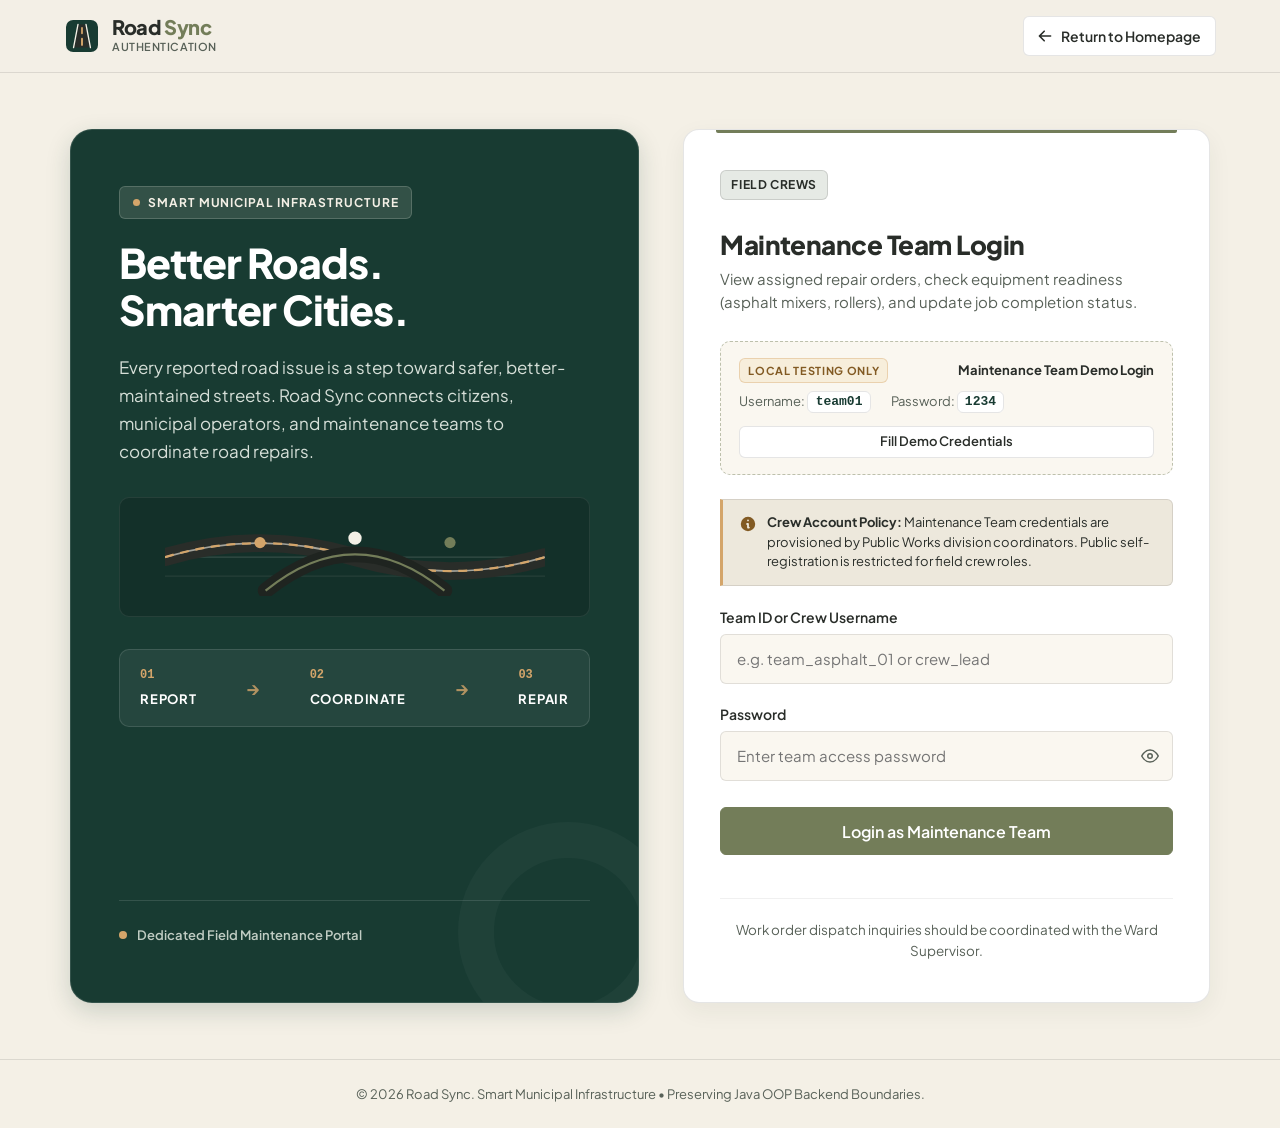
<file: frontend/teams/dashboard-crew.html>
<!DOCTYPE html>
<html lang="en">
<head>
  <meta charset="UTF-8">
  <meta name="viewport" content="width=device-width, initial-scale=1.0">
  <title>Road Sync — Maintenance Team Dashboard</title>
  <meta name="description" content="Field operations dashboard for Road Sync maintenance teams. Track assigned roadwork orders, current repair status, and equipment deployment.">
  
  <!-- Favicon -->
  <link rel="icon" type="image/svg+xml" href="../assets/favicon.svg">
  
  <!-- Google Fonts: Plus Jakarta Sans -->
  <link rel="preconnect" href="https://fonts.googleapis.com">
  <link rel="preconnect" href="https://fonts.gstatic.com" crossorigin>
  <link href="https://fonts.googleapis.com/css2?family=Plus+Jakarta+Sans:wght@400;500;600;700;800&display=swap" rel="stylesheet">
  
  <!-- Main Stylesheet -->
  <link rel="stylesheet" href="../styles/style.css">
</head>
<body class="dashboard-page">

  <!-- Accessible Skip Link -->
  <a href="#crew-main" class="skip-link">Skip to maintenance team dashboard content</a>

  <!-- ======================================================================
       Slide-Over Navigation Drawer (Role-Specific)
       Contains exactly: Dashboard, Assigned Jobs, Completed Jobs, Logout
       ====================================================================== -->
  <div class="drawer-backdrop" id="drawerBackdrop" aria-hidden="true"></div>

  <aside class="dash-nav-drawer" id="navDrawer" aria-label="Maintenance Team Navigation Drawer" role="dialog" aria-modal="true">
    <div class="drawer-header">
      <div class="drawer-brand">
        <div class="brand-logo-emblem" aria-hidden="true">
          <svg viewBox="0 0 36 36" width="28" height="28" fill="none">
            <rect width="36" height="36" rx="8" fill="#183B32"/>
            <path d="M9 31 L14 5 L22 5 L27 31 Z" fill="#292D29"/>
            <path d="M8.5 31 L13.5 5" stroke="#F4F0E6" stroke-width="1.5" stroke-linecap="round"/>
            <path d="M27.5 31 L22.5 5" stroke="#F4F0E6" stroke-width="1.5" stroke-linecap="round"/>
            <line x1="18" y1="9" x2="18" y2="15" stroke="#D4A56A" stroke-width="2" stroke-linecap="round"/>
            <line x1="18" y1="21" x2="18" y2="28" stroke="#D4A56A" stroke-width="2.2" stroke-linecap="round"/>
          </svg>
        </div>
        <div>
          <span class="drawer-brand-name">Road <span>Sync</span></span>
          <span class="drawer-brand-sub">Field Crew Portal</span>
        </div>
      </div>
      <button type="button" class="drawer-close-btn" id="closeDrawerBtn" aria-label="Close navigation drawer">
        <svg viewBox="0 0 24 24" width="20" height="20" fill="none" stroke="currentColor" stroke-width="2" stroke-linecap="round" stroke-linejoin="round">
          <line x1="18" y1="6" x2="6" y2="18"></line>
          <line x1="6" y1="6" x2="18" y2="18"></line>
        </svg>
      </button>
    </div>

    <!-- Crew Profile Snippet in Drawer -->
    <div class="drawer-user-card">
      <div class="drawer-user-avatar" style="background-color: var(--color-hero-panel);">
        <span class="user-avatar-initials" id="drawerCrewInitials">T01</span>
      </div>
      <div class="drawer-user-info">
        <span class="drawer-user-name" id="drawerCrewName">Team T01</span>
        <span class="drawer-role-pill">
          <span class="status-dot" aria-hidden="true"></span>
          Field Maintenance Crew
        </span>
      </div>
    </div>

    <!-- Navigation Menu Items -->
    <nav class="drawer-nav-section" aria-label="Maintenance Team Pages">
      <span class="drawer-nav-label">Crew Menu</span>
      <ul class="drawer-nav-list">
        <li>
          <a href="dashboard-crew.html" class="drawer-nav-link active">
            <svg viewBox="0 0 20 20" width="18" height="18" fill="currentColor" aria-hidden="true">
              <path d="M10.707 2.293a1 1 0 00-1.414 0l-7 7a1 1 0 001.414 1.414L4 10.414V17a1 1 0 001 1h2a1 1 0 001-1v-2a1 1 0 011-1h2a1 1 0 011 1v2a1 1 0 001 1h2a1 1 0 001-1v-6.586l.293.293a1 1 0 001.414-1.414l-7-7z"/>
            </svg>
            <span>Dashboard</span>
          </a>
        </li>
        <li>
          <a href="assigned-jobs.html" class="drawer-nav-link">
            <svg viewBox="0 0 20 20" width="18" height="18" fill="currentColor" aria-hidden="true">
              <path fill-rule="evenodd" d="M11.49 3.17c-.38-1.56-2.6-1.56-2.98 0a1.532 1.532 0 01-2.286.948c-1.372-.836-2.942.734-2.106 2.106.54.886.061 2.042-.947 2.287-1.561.379-1.561 2.6 0 2.978a1.532 1.532 0 01.947 2.287c-.836 1.372.734 2.942 2.106 2.106a1.532 1.532 0 012.287.947c.379 1.561 2.6 1.561 2.978 0a1.533 1.533 0 012.287-.947c1.372.836 2.942-.734 2.106-2.106a1.533 1.533 0 01.947-2.287c1.561-.379 1.561-2.6 0-2.978a1.532 1.532 0 01-.947-2.287c.836-1.372-.734-2.942-2.106-2.106a1.532 1.532 0 01-2.287-.947zM10 13a3 3 0 100-6 3 3 0 000 6z" clip-rule="evenodd"/>
            </svg>
            <span>Assigned Jobs</span>
          </a>
        </li>
        <li>
          <a href="completed-jobs.html" class="drawer-nav-link">
            <svg viewBox="0 0 20 20" width="18" height="18" fill="currentColor" aria-hidden="true">
              <path fill-rule="evenodd" d="M10 18a8 8 0 100-16 8 8 0 000 16zm3.707-9.293a1 1 0 00-1.414-1.414L9 10.586 7.707 9.293a1 1 0 00-1.414 1.414l2 2a1 1 0 001.414 0l4-4z" clip-rule="evenodd"/>
            </svg>
            <span>Completed Jobs</span>
          </a>
        </li>
      </ul>
    </nav>

    <!-- Drawer Footer with Logout -->
    <div class="drawer-footer">
      <button type="button" class="drawer-logout-btn js-crew-logout-btn" id="drawerLogoutBtn">
        <svg viewBox="0 0 20 20" width="18" height="18" fill="currentColor" aria-hidden="true">
          <path fill-rule="evenodd" d="M3 3a1 1 0 00-1 1v12a1 1 0 102 0V4a1 1 0 00-1-1zm10.293 9.293a1 1 0 001.414 1.414l3-3a1 1 0 000-1.414l-3-3a1 1 0 10-1.414 1.414L14.586 9H7a1 1 0 100 2h7.586l-1.293 1.293z" clip-rule="evenodd"/>
        </svg>
        <span>Logout</span>
      </button>
    </div>
  </aside>

  <!-- ======================================================================
       Dashboard Top Navigation Bar
       ====================================================================== -->
  <header class="dash-navbar" role="banner">
    <div class="container dash-nav-container">
      
      <div class="dash-brand-wrap">
        <button type="button" class="dash-hamburger-btn" id="hamburgerBtn" aria-label="Open crew navigation menu" aria-expanded="false" aria-controls="navDrawer">
          <svg viewBox="0 0 24 24" width="22" height="22" fill="none" stroke="currentColor" stroke-width="2.2" stroke-linecap="round" stroke-linejoin="round" aria-hidden="true">
            <line x1="3" y1="12" x2="21" y2="12"></line>
            <line x1="3" y1="6" x2="21" y2="6"></line>
            <line x1="3" y1="18" x2="21" y2="18"></line>
          </svg>
        </button>

        <a href="../index.html" class="brand-link" aria-label="Road Sync Homepage">
          <div class="brand-logo-emblem" aria-hidden="true">
            <svg viewBox="0 0 36 36" width="30" height="30" fill="none">
              <rect width="36" height="36" rx="8" fill="#183B32"/>
              <path d="M9 31 L14 5 L22 5 L27 31 Z" fill="#292D29"/>
              <path d="M8.5 31 L13.5 5" stroke="#F4F0E6" stroke-width="1.5" stroke-linecap="round"/>
              <path d="M27.5 31 L22.5 5" stroke="#F4F0E6" stroke-width="1.5" stroke-linecap="round"/>
              <line x1="18" y1="9" x2="18" y2="15" stroke="#D4A56A" stroke-width="2" stroke-linecap="round"/>
              <line x1="18" y1="21" x2="18" y2="28" stroke="#D4A56A" stroke-width="2.2" stroke-linecap="round"/>
            </svg>
          </div>
          <div class="brand-text-wrap">
            <span class="brand-name">Road <span>Sync</span></span>
            <span class="brand-subline">Field Crew Portal</span>
          </div>
        </a>

        <div class="portal-role-tag" style="background-color: #E6EAE5; color: var(--color-charcoal); border-color: rgba(41, 45, 41, 0.2);">
          <span class="portal-role-dot" style="background-color: var(--color-charcoal);" aria-hidden="true"></span>
          <span>Maintenance Team</span>
        </div>
      </div>

      <div class="dash-user-controls">
        <div style="display: flex; align-items: center; gap: 0.85rem;">
          <span style="font-size: 0.84375rem; font-weight: 600; color: var(--color-charcoal);">
            Crew: <code id="crewUserBadge">team01 (T01)</code>
          </span>
          <button type="button" class="btn btn-secondary btn-sm js-crew-logout-btn" id="crewLogoutBtn" title="Sign out and return to homepage">
            Logout
          </button>
        </div>
      </div>

    </div>
  </header>

  <!-- ======================================================================
       Main Content
       ====================================================================== -->
  <main class="dashboard-main-content" id="crew-main">
    <div class="container">

      <!-- Team Division Profile Card -->
      <section class="dash-card" style="margin-bottom: 2rem;">
        <div style="display: flex; align-items: flex-start; justify-content: space-between; gap: 1rem; flex-wrap: wrap;">
          <div>
            <div class="auth-role-badge-row" style="margin-bottom: 0.5rem;">
              <span class="role-badge crew">Field Maintenance Division</span>
            </div>
            <h1 class="dash-card-title" id="crewTeamTitle" style="margin-bottom: 0.35rem;">Team T01 — Chennai South Rapid Unit</h1>
            <p class="dash-card-subtitle" id="crewTeamMeta" style="margin-bottom: 0;">
              Base Depot: <strong>L2 (Guindy Maintenance Depot)</strong> • Lead: <strong>K. Ramanathan (Foreman)</strong>
            </p>
          </div>
          <div id="crewTeamStatusPill">
            <!-- Populated via crew-dashboard.js -->
          </div>
        </div>
      </section>

      <!-- 4-Stat Metric Summary Grid (Calculated from actual work order records) -->
      <section style="display: grid; grid-template-columns: repeat(auto-fit, minmax(220px, 1fr)); gap: 1rem; margin-bottom: 2rem;" aria-label="Work Order Counts">
        
        <div style="background-color: var(--color-white); border: 1px solid var(--color-border); border-radius: var(--border-radius-md); padding: 1.25rem;">
          <span style="font-size: 0.75rem; font-weight: 700; text-transform: uppercase; color: var(--color-text-muted); letter-spacing: 0.04em;">Total Assigned Jobs</span>
          <div style="font-size: 2rem; font-weight: 800; color: var(--color-charcoal); line-height: 1.2; margin: 0.25rem 0;" id="crewStatTotal">0</div>
          <span style="font-size: 0.75rem; color: var(--color-text-muted);">All work orders for this unit</span>
        </div>

        <div style="background-color: var(--color-white); border: 1px solid var(--color-border); border-radius: var(--border-radius-md); padding: 1.25rem;">
          <span style="font-size: 0.75rem; font-weight: 700; text-transform: uppercase; color: #0C5460; letter-spacing: 0.04em;">Awaiting Work (Assigned)</span>
          <div style="font-size: 2rem; font-weight: 800; color: #0C5460; line-height: 1.2; margin: 0.25rem 0;" id="crewStatAssigned">0</div>
          <span style="font-size: 0.75rem; color: var(--color-text-muted);">Dispatched by operator; pending start</span>
        </div>

        <div style="background-color: var(--color-white); border: 1px solid var(--color-border); border-radius: var(--border-radius-md); padding: 1.25rem;">
          <span style="font-size: 0.75rem; font-weight: 700; text-transform: uppercase; color: #856404; letter-spacing: 0.04em;">Currently In Progress</span>
          <div style="font-size: 2rem; font-weight: 800; color: #856404; line-height: 1.2; margin: 0.25rem 0;" id="crewStatInProgress">0</div>
          <span style="font-size: 0.75rem; color: var(--color-text-muted);">Active roadwork on site</span>
        </div>

        <div style="background-color: var(--color-white); border: 1px solid var(--color-border); border-radius: var(--border-radius-md); padding: 1.25rem;">
          <span style="font-size: 0.75rem; font-weight: 700; text-transform: uppercase; color: #155724; letter-spacing: 0.04em;">Jobs Completed</span>
          <div style="font-size: 2rem; font-weight: 800; color: #155724; line-height: 1.2; margin: 0.25rem 0;" id="crewStatCompleted">0</div>
          <span style="font-size: 0.75rem; color: var(--color-text-muted);">Corridors repaired & verified</span>
        </div>

      </section>

      <!-- Active Work Order Focus -->
      <section style="margin-bottom: 2rem;">
        <div style="display: flex; align-items: center; justify-content: space-between; margin-bottom: 1rem;">
          <div>
            <h2 style="font-size: 1.125rem; font-weight: 800; color: var(--color-charcoal); margin-bottom: 0.15rem;">Active Roadwork Focus</h2>
            <p style="font-size: 0.8125rem; color: var(--color-text-muted); margin-bottom: 0;">Dispatched repairs requiring on-site machinery operation and milestone updates.</p>
          </div>
          <div>
            <a href="assigned-jobs.html" class="btn btn-secondary btn-sm">
              <span>View All Assigned &rarr;</span>
            </a>
          </div>
        </div>

        <div id="crewActiveJobPreview">
          <!-- Dynamically populated via crew-dashboard.js -->
        </div>
      </section>

      <!-- Recent Completed Repairs Archive Snippet -->
      <section style="margin-bottom: 2rem;">
        <div style="display: flex; align-items: center; justify-content: space-between; margin-bottom: 1rem;">
          <div>
            <h2 style="font-size: 1.125rem; font-weight: 800; color: var(--color-charcoal); margin-bottom: 0.15rem;">Recent Completed Repairs</h2>
            <p style="font-size: 0.8125rem; color: var(--color-text-muted); margin-bottom: 0;">Recently concluded road restoration work orders archived for municipal record.</p>
          </div>
        </div>

        <div id="crewCompletedSnippet">
          <!-- Dynamically populated via crew-dashboard.js -->
        </div>
      </section>

    </div>
  </main>

  <!-- Dashboard Footer -->
  <footer class="dash-footer" role="contentinfo">
    <div class="container dash-footer-container">
      <div class="dash-footer-left">
        <strong>Road Sync</strong>
        <span>• Field Maintenance Operations Portal</span>
      </div>
      <div>
        <span style="font-size: 0.8125rem; color: var(--color-text-muted);">Tamil Nadu Municipal Corporations</span>
      </div>
    </div>
  </footer>

  <!-- Scripts -->
  <script src="../js/api-client.js"></script>
  <script src="../js/public-store.js"></script>
  <script src="../js/crew-nav.js"></script>
  <script src="../js/crew-dashboard.js"></script>
</body>
</html>
</file>
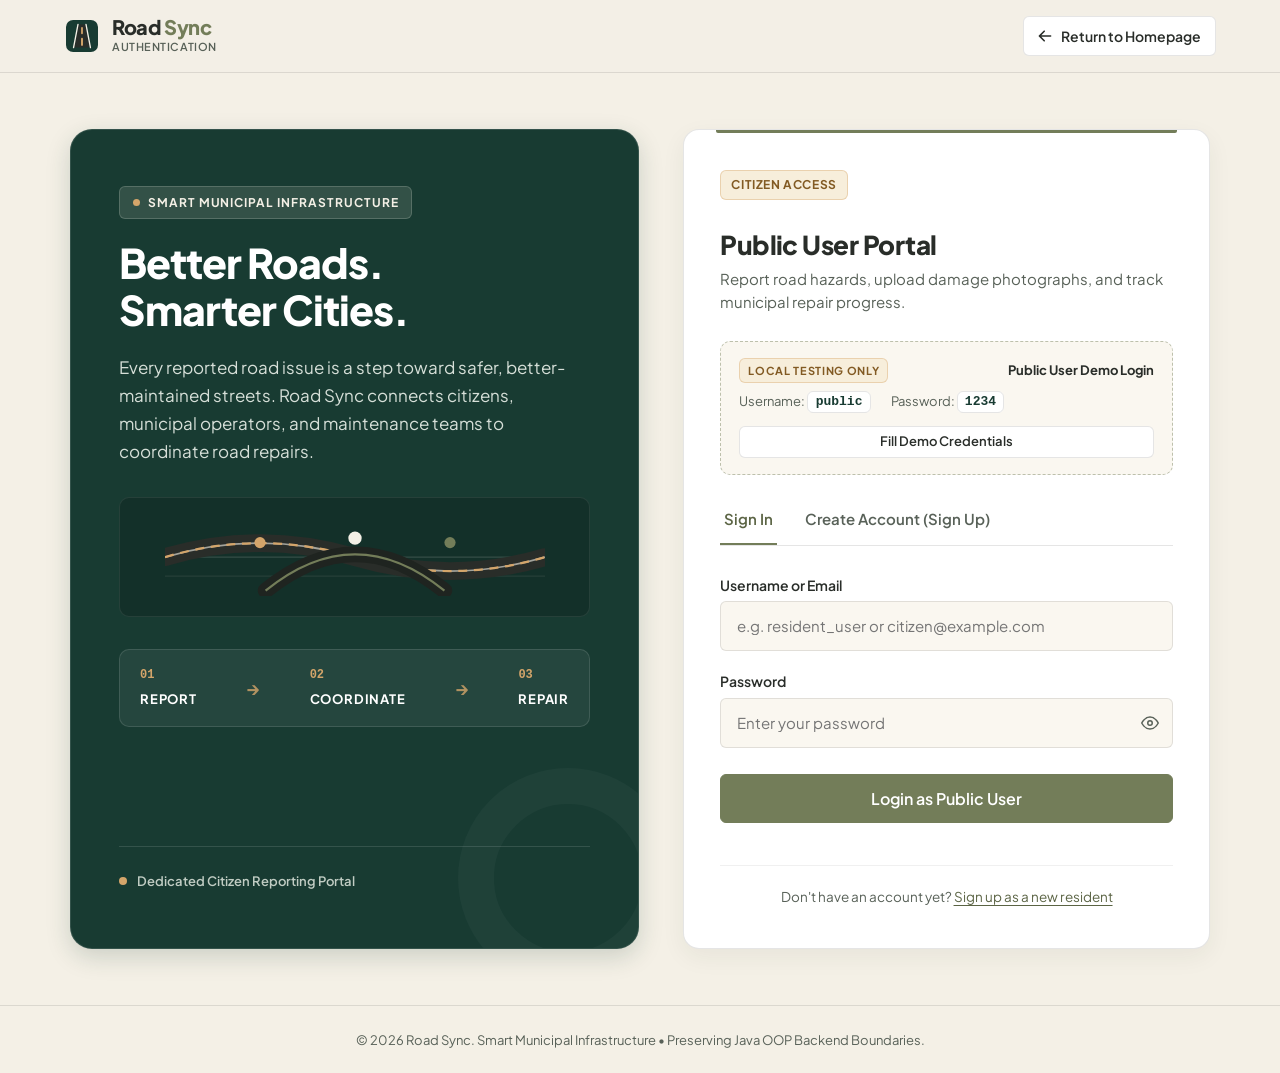
<file: frontend/users/dashboard-public.html>
<!DOCTYPE html>
<html lang="en">
<head>
  <meta charset="UTF-8">
  <meta name="viewport" content="width=device-width, initial-scale=1.0">
  <title>Road Sync — Public User Dashboard</title>
  <meta name="description" content="Road Sync Citizen Portal Dashboard. View submitted road hazard reports, municipal repair metrics, and access road maintenance services.">
  
  <!-- Favicon -->
  <link rel="icon" type="image/svg+xml" href="../assets/favicon.svg">
  
  <!-- Google Fonts: Plus Jakarta Sans -->
  <link rel="preconnect" href="https://fonts.googleapis.com">
  <link rel="preconnect" href="https://fonts.gstatic.com" crossorigin>
  <link href="https://fonts.googleapis.com/css2?family=Plus+Jakarta+Sans:wght@400;500;600;700;800&display=swap" rel="stylesheet">
  
  <!-- Main Stylesheet -->
  <link rel="stylesheet" href="../styles/style.css">
</head>
<body class="dashboard-page">

  <!-- Accessible Skip Link -->
  <a href="#dashboard-main" class="skip-link">Skip to main dashboard content</a>

  <!-- ======================================================================
       Slide-Over Navigation Drawer (Accessible via Hamburger Button)
       Contains exactly: Dashboard, My Complaints, Track Status, Logout
       ====================================================================== -->
  <div class="drawer-backdrop" id="drawerBackdrop" aria-hidden="true"></div>

  <aside class="dash-nav-drawer" id="navDrawer" aria-label="Citizen Navigation Drawer" role="dialog" aria-modal="true">
    <div class="drawer-header">
      <div class="drawer-brand">
        <div class="brand-logo-emblem" aria-hidden="true">
          <svg viewBox="0 0 36 36" width="28" height="28" fill="none">
            <rect width="36" height="36" rx="8" fill="#183B32"/>
            <path d="M9 31 L14 5 L22 5 L27 31 Z" fill="#292D29"/>
            <path d="M8.5 31 L13.5 5" stroke="#F4F0E6" stroke-width="1.5" stroke-linecap="round"/>
            <path d="M27.5 31 L22.5 5" stroke="#F4F0E6" stroke-width="1.5" stroke-linecap="round"/>
            <line x1="18" y1="9" x2="18" y2="15" stroke="#D4A56A" stroke-width="2" stroke-linecap="round"/>
            <line x1="18" y1="21" x2="18" y2="28" stroke="#D4A56A" stroke-width="2.2" stroke-linecap="round"/>
          </svg>
        </div>
        <div>
          <span class="drawer-brand-name">Road <span>Sync</span></span>
          <span class="drawer-brand-sub">Public Portal</span>
        </div>
      </div>
      <button type="button" class="drawer-close-btn" id="closeDrawerBtn" aria-label="Close navigation drawer">
        <svg viewBox="0 0 24 24" width="20" height="20" fill="none" stroke="currentColor" stroke-width="2" stroke-linecap="round" stroke-linejoin="round">
          <line x1="18" y1="6" x2="6" y2="18"></line>
          <line x1="6" y1="6" x2="18" y2="18"></line>
        </svg>
      </button>
    </div>

    <!-- Logged Citizen Profile Snippet -->
    <div class="drawer-user-card">
      <div class="user-avatar-initials" aria-hidden="true">PS</div>
      <div class="drawer-user-meta">
        <span class="drawer-user-name">Priya Sharma</span>
        <span class="drawer-role-pill">
          <span class="status-dot" aria-hidden="true"></span>
          Public User
        </span>
      </div>
    </div>

    <!-- Navigation Menu Items (Only Dashboard, My Complaints, Track Status) -->
    <nav class="drawer-nav-section" aria-label="Citizen Portal Pages">
      <span class="drawer-nav-label">Navigation Menu</span>
      <ul class="drawer-nav-list">
        <li>
          <a href="dashboard-public.html" class="drawer-nav-link active" data-page-link>
            <svg viewBox="0 0 20 20" width="18" height="18" fill="currentColor" aria-hidden="true">
              <path d="M10.707 2.293a1 1 0 00-1.414 0l-7 7a1 1 0 001.414 1.414L4 10.414V17a1 1 0 001 1h2a1 1 0 001-1v-2a1 1 0 011-1h2a1 1 0 011 1v2a1 1 0 001 1h2a1 1 0 001-1v-6.586l.293.293a1 1 0 001.414-1.414l-7-7z"/>
            </svg>
            <span>Dashboard</span>
          </a>
        </li>
        <li>
          <a href="my-complaints.html" class="drawer-nav-link" data-page-link>
            <svg viewBox="0 0 20 20" width="18" height="18" fill="currentColor" aria-hidden="true">
              <path d="M9 2a1 1 0 000 2h2a1 1 0 100-2H9z"/>
              <path fill-rule="evenodd" d="M4 5a2 2 0 012-2 3 3 0 003 3h2a3 3 0 003-3 2 2 0 012 2v11a2 2 0 01-2 2H6a2 2 0 01-2-2V5zm3 4a1 1 0 000 2h.01a1 1 0 100-2H7zm3 0a1 1 0 000 2h3a1 1 0 100-2h-3zm-3 4a1 1 0 100 2h.01a1 1 0 100-2H7zm3 0a1 1 0 100 2h3a1 1 0 100-2h-3z" clip-rule="evenodd"/>
            </svg>
            <span>My Complaints</span>
          </a>
        </li>
        <li>
          <a href="track-status.html" class="drawer-nav-link" data-page-link>
            <svg viewBox="0 0 20 20" width="18" height="18" fill="currentColor" aria-hidden="true">
              <path fill-rule="evenodd" d="M10 18a8 8 0 100-16 8 8 0 000 16zm1-12a1 1 0 10-2 0v4a1 1 0 00.293.707l2.828 2.829a1 1 0 101.415-1.415L11 9.586V6z" clip-rule="evenodd"/>
            </svg>
            <span>Track Status</span>
          </a>
        </li>
      </ul>
    </nav>

    <!-- Drawer Footer with Logout (Item 4) -->
    <div class="drawer-footer">
      <button type="button" class="drawer-logout-btn js-logout-btn" id="drawerLogoutBtn">
        <svg viewBox="0 0 20 20" width="18" height="18" fill="currentColor" aria-hidden="true">
          <path fill-rule="evenodd" d="M3 3a1 1 0 00-1 1v12a1 1 0 102 0V4a1 1 0 00-1-1zm10.293 9.293a1 1 0 001.414 1.414l3-3a1 1 0 000-1.414l-3-3a1 1 0 10-1.414 1.414L14.586 9H7a1 1 0 100 2h7.586l-1.293 1.293z" clip-rule="evenodd"/>
        </svg>
        <span>Logout</span>
      </button>
    </div>
  </aside>

  <!-- ======================================================================
       Dashboard Top Navigation Bar (Hamburger Button ONLY, No Duplicate Links)
       ====================================================================== -->
  <header class="dash-navbar" role="banner">
    <div class="container dash-nav-container">
      
      <!-- Brand & Hamburger Group -->
      <div class="dash-brand-wrap">
        <!-- Hamburger Button -->
        <button type="button" class="dash-hamburger-btn" id="hamburgerBtn" aria-label="Open portal navigation menu" aria-expanded="false" aria-controls="navDrawer">
          <svg viewBox="0 0 24 24" width="22" height="22" fill="none" stroke="currentColor" stroke-width="2.2" stroke-linecap="round" stroke-linejoin="round" aria-hidden="true">
            <line x1="3" y1="12" x2="21" y2="12"></line>
            <line x1="3" y1="6" x2="21" y2="6"></line>
            <line x1="3" y1="18" x2="21" y2="18"></line>
          </svg>
        </button>

        <a href="../index.html" class="brand-link" aria-label="Road Sync Homepage">
          <div class="brand-logo-emblem" aria-hidden="true">
            <svg viewBox="0 0 36 36" width="30" height="30" fill="none">
              <rect width="36" height="36" rx="8" fill="#183B32"/>
              <path d="M9 31 L14 5 L22 5 L27 31 Z" fill="#292D29"/>
              <path d="M8.5 31 L13.5 5" stroke="#F4F0E6" stroke-width="1.5" stroke-linecap="round"/>
              <path d="M27.5 31 L22.5 5" stroke="#F4F0E6" stroke-width="1.5" stroke-linecap="round"/>
              <line x1="18" y1="9" x2="18" y2="15" stroke="#D4A56A" stroke-width="2" stroke-linecap="round"/>
              <line x1="18" y1="21" x2="18" y2="28" stroke="#D4A56A" stroke-width="2.2" stroke-linecap="round"/>
            </svg>
          </div>
          <div class="brand-text-wrap">
            <span class="brand-name">Road <span>Sync</span></span>
            <span class="brand-subline">Citizen Portal</span>
          </div>
        </a>

        <div class="portal-role-tag" aria-label="Current Role: Public User">
          <span class="portal-role-dot" aria-hidden="true"></span>
          <span>Public User</span>
        </div>
      </div>

      <!-- Right User Controls -->
      <div class="dash-user-controls">
        <button type="button" class="user-profile-btn" id="userProfileBtn" aria-expanded="false" aria-haspopup="true" aria-label="Citizen user profile menu">
          <span class="user-avatar-initials" aria-hidden="true">PS</span>
          <span class="user-display-name">Priya</span>
          <svg viewBox="0 0 20 20" width="14" height="14" fill="currentColor" aria-hidden="true">
            <path fill-rule="evenodd" d="M5.293 7.293a1 1 0 011.414 0L10 10.586l3.293-3.293a1 1 0 111.414 1.414l-4 4a1 1 0 01-1.414 0l-4-4a1 1 0 010-1.414z" clip-rule="evenodd"/>
          </svg>
        </button>

        <!-- Profile Dropdown Menu -->
        <div class="user-dropdown-menu" id="userDropdownMenu" role="menu" aria-label="User profile options">
          <div class="dropdown-header">
            <div class="user-avatar-initials large" aria-hidden="true">PS</div>
            <div class="dropdown-user-info">
              <span class="dropdown-user-name">Priya Sharma</span>
              <span class="dropdown-user-role">Public Resident • Tamil Nadu</span>
            </div>
          </div>
          <div class="dropdown-body">
            <div class="dropdown-info-item">
              <span class="info-label">Current Role</span>
              <span class="info-value">Public User Portal</span>
            </div>
            <div class="dropdown-info-item">
              <span class="info-label">Active Jurisdiction</span>
              <span class="info-value">Tamil Nadu Municipalities</span>
            </div>
            <div class="dropdown-info-item">
              <span class="info-label">Session Mode</span>
              <span class="info-value">Browser Session (Demo)</span>
            </div>
          </div>
          <div class="dropdown-footer">
            <button type="button" class="dropdown-action-btn js-logout-btn" id="headerLogoutBtn">
              <svg viewBox="0 0 20 20" width="14" height="14" fill="currentColor" aria-hidden="true">
                <path fill-rule="evenodd" d="M3 3a1 1 0 00-1 1v12a1 1 0 102 0V4a1 1 0 00-1-1zm10.293 9.293a1 1 0 001.414 1.414l3-3a1 1 0 000-1.414l-3-3a1 1 0 10-1.414 1.414L14.586 9H7a1 1 0 100 2h7.586l-1.293 1.293z" clip-rule="evenodd"/>
              </svg>
              <span>Logout</span>
            </button>
          </div>
        </div>
      </div>

    </div>
  </header>

  <!-- ======================================================================
       Main Dashboard Content
       ====================================================================== -->
  <main id="dashboard-main" class="dash-main-area">
    <div class="container dash-content-container">

      <!-- Post-Submission Feedback Banner (Shown after redirect from Report Hazard) -->
      <div id="dashboardSubmittedAlert" class="alert-box alert-success" style="display: none; margin-bottom: 1.5rem; align-items: flex-start; justify-content: space-between; gap: 1rem; border-radius: var(--border-radius-md); padding: 1.25rem 1.5rem; background-color: rgba(46, 125, 50, 0.08); border: 1px solid rgba(46, 125, 50, 0.3);">
        <div style="display: flex; gap: 0.875rem; align-items: flex-start;">
          <div style="color: #2e7d32; flex-shrink: 0; margin-top: 2px;">
            <svg viewBox="0 0 20 20" width="22" height="22" fill="currentColor">
              <path fill-rule="evenodd" d="M10 18a8 8 0 100-16 8 8 0 000 16zm3.707-9.293a1 1 0 00-1.414-1.414L9 10.586 7.707 9.293a1 1 0 00-1.414 1.414l2 2a1 1 0 001.414 0l4-4z" clip-rule="evenodd"/>
            </svg>
          </div>
          <div>
            <h3 id="dashboardSubmittedTitle" style="font-size: 1rem; font-weight: 700; color: #1e5a22; margin-bottom: 0.25rem;">
              Complaint Registered Successfully
            </h3>
            <p id="dashboardSubmittedBody" style="font-size: 0.875rem; color: var(--color-charcoal); line-height: 1.45; margin-bottom: 0.75rem;">
              Your road hazard report has been recorded in this browser session.
            </p>
            <div style="display: flex; gap: 0.75rem; align-items: center; flex-wrap: wrap;">
              <a href="track-status.html" class="btn btn-primary btn-sm" id="btnTrackSubmittedFromDash">
                Track This Complaint &rarr;
              </a>
              <a href="my-complaints.html" class="btn btn-secondary btn-sm">
                View in Complaints List
              </a>
            </div>
          </div>
        </div>
        <button type="button" id="dismissDashboardToastBtn" class="alert-dismiss-btn" aria-label="Dismiss message" style="background: none; border: none; color: var(--color-text-muted); cursor: pointer; padding: 4px;">
          <svg viewBox="0 0 20 20" width="18" height="18" fill="currentColor">
            <path fill-rule="evenodd" d="M4.293 4.293a1 1 0 011.414 0L10 8.586l4.293-4.293a1 1 0 111.414 1.414L11.414 10l4.293 4.293a1 1 0 01-1.414 1.414L10 11.414l-4.293 4.293a1 1 0 01-1.414-1.414L8.586 10 4.293 5.707a1 1 0 010-1.414z" clip-rule="evenodd"/>
          </svg>
        </button>
      </div>

      <!-- Welcoming Hero Banner with Prominent Report Hazard Button -->
      <section class="dash-welcome-card" aria-labelledby="welcomeHeading">
        <div class="welcome-card-content">
          <div class="welcome-tag">
            <span class="portal-role-dot" aria-hidden="true"></span>
            <span>Citizen Road Reporting Portal</span>
          </div>
          <h1 class="welcome-heading" id="welcomeHeading">Welcome back, Priya</h1>
          <p class="welcome-text">
            Pin road hazards throughout Tamil Nadu, alert municipal maintenance crews, and monitor real-time repair progress from citizen dispatch to completed asphalt restoration.
          </p>
          <div class="welcome-actions">
            <!-- PROMINENT REPORT HAZARD BUTTON -->
            <a href="report-hazard.html" class="btn btn-primary btn-lg" id="btnReportHazardCta">
              <svg viewBox="0 0 20 20" width="18" height="18" fill="currentColor" aria-hidden="true">
                <path fill-rule="evenodd" d="M10 18a8 8 0 100-16 8 8 0 000 16zm1-11a1 1 0 10-2 0v2H7a1 1 0 100 2h2v2a1 1 0 102 0v-2h2a1 1 0 100-2h-2V7z" clip-rule="evenodd"/>
              </svg>
              <span>Report Road Hazard</span>
            </a>
            <a href="my-complaints.html" class="btn btn-secondary">
              <span>View My Complaints</span>
            </a>
          </div>
        </div>

        <div class="welcome-card-visual" aria-hidden="true">
          <div class="visual-road-circle">
            <svg viewBox="0 0 140 140" width="120" height="120" fill="none">
              <circle cx="70" cy="70" r="66" stroke="#D4A56A" stroke-width="2" stroke-dasharray="6 6"/>
              <circle cx="70" cy="70" r="54" fill="#183B32"/>
              <path d="M48 110 L62 30 L78 30 L92 110 Z" fill="#292D29"/>
              <line x1="70" y1="40" x2="70" y2="58" stroke="#D4A56A" stroke-width="3" stroke-linecap="round"/>
              <line x1="70" y1="72" x2="70" y2="100" stroke="#D4A56A" stroke-width="3" stroke-linecap="round"/>
              <circle cx="70" cy="56" r="6" fill="#D4A56A"/>
            </svg>
          </div>
        </div>
      </section>

      <!-- Three Summary Metrics Cards (Calculated from Session Complaints Data) -->
      <section class="dash-metrics-section" aria-label="Complaints Summary Statistics">
        <div class="dash-stats-grid" style="grid-template-columns: repeat(3, 1fr);">
          
          <!-- Stat 1: Total Complaints Submitted -->
          <div class="stat-card" id="cardTotalComplaints">
            <div class="stat-card-header">
              <span class="stat-label">Total Complaints Submitted</span>
              <div class="stat-icon-wrap" style="background-color: var(--color-olive-tint); color: var(--color-olive-dark);" aria-hidden="true">
                <svg viewBox="0 0 20 20" width="18" height="18" fill="currentColor">
                  <path d="M9 2a1 1 0 000 2h2a1 1 0 100-2H9z"/>
                  <path fill-rule="evenodd" d="M4 5a2 2 0 012-2 3 3 0 003 3h2a3 3 0 003-3 2 2 0 012 2v11a2 2 0 01-2 2H6a2 2 0 01-2-2V5zm3 4a1 1 0 000 2h.01a1 1 0 100-2H7zm3 0a1 1 0 000 2h3a1 1 0 100-2h-3zm-3 4a1 1 0 100 2h.01a1 1 0 100-2H7zm3 0a1 1 0 100 2h3a1 1 0 100-2h-3z" clip-rule="evenodd"/>
                </svg>
              </div>
            </div>
            <div class="stat-card-body">
              <span class="stat-value" id="statTotalCount">0</span>
              <span class="stat-subtext">Registered across current browser session</span>
            </div>
            <div class="stat-card-footer">
              <span class="demo-tag" title="Pre-seeded demo records clearly indicated">Demo Data • Session Only</span>
            </div>
          </div>

          <!-- Stat 2: Ongoing Complaints -->
          <div class="stat-card" id="cardOngoingComplaints">
            <div class="stat-card-header">
              <span class="stat-label">Ongoing Complaints</span>
              <div class="stat-icon-wrap" style="background-color: var(--color-ochre-light); color: var(--color-ochre);" aria-hidden="true">
                <svg viewBox="0 0 20 20" width="18" height="18" fill="currentColor">
                  <path fill-rule="evenodd" d="M10 18a8 8 0 100-16 8 8 0 000 16zm1-12a1 1 0 10-2 0v4a1 1 0 00.293.707l2.828 2.829a1 1 0 101.415-1.415L11 9.586V6z" clip-rule="evenodd"/>
                </svg>
              </div>
            </div>
            <div class="stat-card-body">
              <span class="stat-value" id="statOngoingCount">0</span>
              <span class="stat-subtext">Assigned to field crew or under active repair</span>
            </div>
            <div class="stat-card-footer">
              <span class="demo-tag" title="In-Progress repairs under field units">Active Operations</span>
            </div>
          </div>

          <!-- Stat 3: Completed Complaints -->
          <div class="stat-card" id="cardCompletedComplaints">
            <div class="stat-card-header">
              <span class="stat-label">Completed Complaints</span>
              <div class="stat-icon-wrap" style="background-color: rgba(46, 125, 50, 0.12); color: #2e7d32;" aria-hidden="true">
                <svg viewBox="0 0 20 20" width="18" height="18" fill="currentColor">
                  <path fill-rule="evenodd" d="M16.707 5.293a1 1 0 011.414 0l-8 8a1 1 0 01-1.414 0l-4-4a1 1 0 011.414-1.414L8 12.586l7.293-7.293a1 1 0 011.414 0z" clip-rule="evenodd"/>
                </svg>
              </div>
            </div>
            <div class="stat-card-body">
              <span class="stat-value" id="statCompletedCount">0</span>
              <span class="stat-subtext">Restored, inspected & road reopened</span>
            </div>
            <div class="stat-card-footer">
              <span class="demo-tag" title="Verified municipal completions">Verified Completed</span>
            </div>
          </div>

        </div>
      </section>

      <!-- Compact Recent Complaints Section -->
      <section class="dash-card recent-complaints-section" aria-labelledby="recentComplaintsHeading">
        <div class="dash-card-header">
          <div>
            <h2 class="dash-card-title" id="recentComplaintsHeading">Recent Complaint Submissions</h2>
            <p class="dash-card-subline">Latest road condition reports recorded for this resident account.</p>
          </div>
          <div class="card-header-actions">
            <a href="my-complaints.html" class="btn btn-secondary btn-sm">
              <span>View All Complaints</span>
              <svg viewBox="0 0 20 20" width="14" height="14" fill="currentColor" aria-hidden="true">
                <path fill-rule="evenodd" d="M7.293 14.707a1 1 0 010-1.414L10.586 10 7.293 6.707a1 1 0 011.414-1.414l4 4a1 1 0 010 1.414l-4 4a1 1 0 01-1.414 0z" clip-rule="evenodd"/>
              </svg>
            </a>
          </div>
        </div>

        <!-- Recent Complaints List Container -->
        <div id="recentComplaintsList" class="complaint-list-grid">
          <!-- Dynamically populated via dashboard-public.js -->
        </div>

        <!-- Empty State (Shown when 0 complaints exist) -->
        <div id="recentEmptyState" class="complaints-empty-state" style="display: none;">
          <div class="empty-icon-wrap" aria-hidden="true">
            <svg viewBox="0 0 24 24" width="40" height="40" fill="none" stroke="currentColor" stroke-width="1.5">
              <circle cx="12" cy="12" r="10"></circle>
              <line x1="12" y1="8" x2="12" y2="12"></line>
              <line x1="12" y1="16" x2="12.01" y2="16"></line>
            </svg>
          </div>
          <h3 class="empty-title">No Complaints Submitted Yet</h3>
          <p class="empty-desc">You have not submitted any road damage reports in this session. Help keep our roads safe by reporting a pothole or cracked surface.</p>
          <a href="report-hazard.html" class="btn btn-primary">
            <span>Report Your First Road Hazard</span>
          </a>
        </div>
      </section>

      <!-- Educational Card: Municipal Repair Workflow Lifecycle (Corrected 4-Stage Lifecycle) -->
      <section class="dash-card" style="margin-top: 2rem;">
        <div class="dash-card-header">
          <div>
            <h2 class="dash-card-title">How Road Sync Handles Your Complaint</h2>
            <p class="dash-card-subline">4-stage lifecycle aligned with municipal dispatch operations.</p>
          </div>
        </div>
        <div class="callout-grid" style="grid-template-columns: repeat(auto-fit, minmax(220px, 1fr));">
          <div class="callout-cell">
            <span class="callout-num" style="color: var(--color-olive);">01</span>
            <strong class="callout-title">Complaint Registered</strong>
            <p class="callout-text">You pin the Tamil Nadu road location on the map, describe the damage, and attach photo evidence.</p>
          </div>
          <div class="callout-cell">
            <span class="callout-num" style="color: var(--color-olive);">02</span>
            <strong class="callout-title">Municipal Review and Triage</strong>
            <p class="callout-text">Municipal operator reviews severity, verifies road classification, and qualifies the report.</p>
          </div>
          <div class="callout-cell">
            <span class="callout-num" style="color: var(--color-ochre);">03</span>
            <strong class="callout-title">Team and Machinery Assigned</strong>
            <p class="callout-text">Work order dispatched to field maintenance team with required pavers, rollers, or mixers.</p>
          </div>
          <div class="callout-cell">
            <span class="callout-num" style="color: #2e7d32;">04</span>
            <strong class="callout-title">Repair Completed and Verified</strong>
            <p class="callout-text">Asphalt compaction completed, road restored, quality inspected, and marked verified.</p>
          </div>
        </div>
      </section>

    </div>
  </main>

  <!-- ======================================================================
       Dashboard Footer (Cleaned Up: No Duplicate Bottom Navigation)
       ====================================================================== -->
  <footer class="dash-footer" role="contentinfo">
    <div class="container dash-footer-container">
      <div class="dash-footer-left">
        <strong>Road Sync</strong>
        <span>• Smart Municipal Road Maintenance Platform</span>
        <span class="demo-tag" style="margin-left: 0.5rem;">Public Portal Demonstration</span>
      </div>
    </div>
  </footer>

  <!-- Scripts -->
  <script src="../js/config.js"></script>
  <script src="../js/api-client.js"></script>
  <script src="../js/public-store.js"></script>
  <script src="../js/public-nav.js"></script>
  <script src="../js/dashboard-public.js"></script>
</body>
</html>
</file>
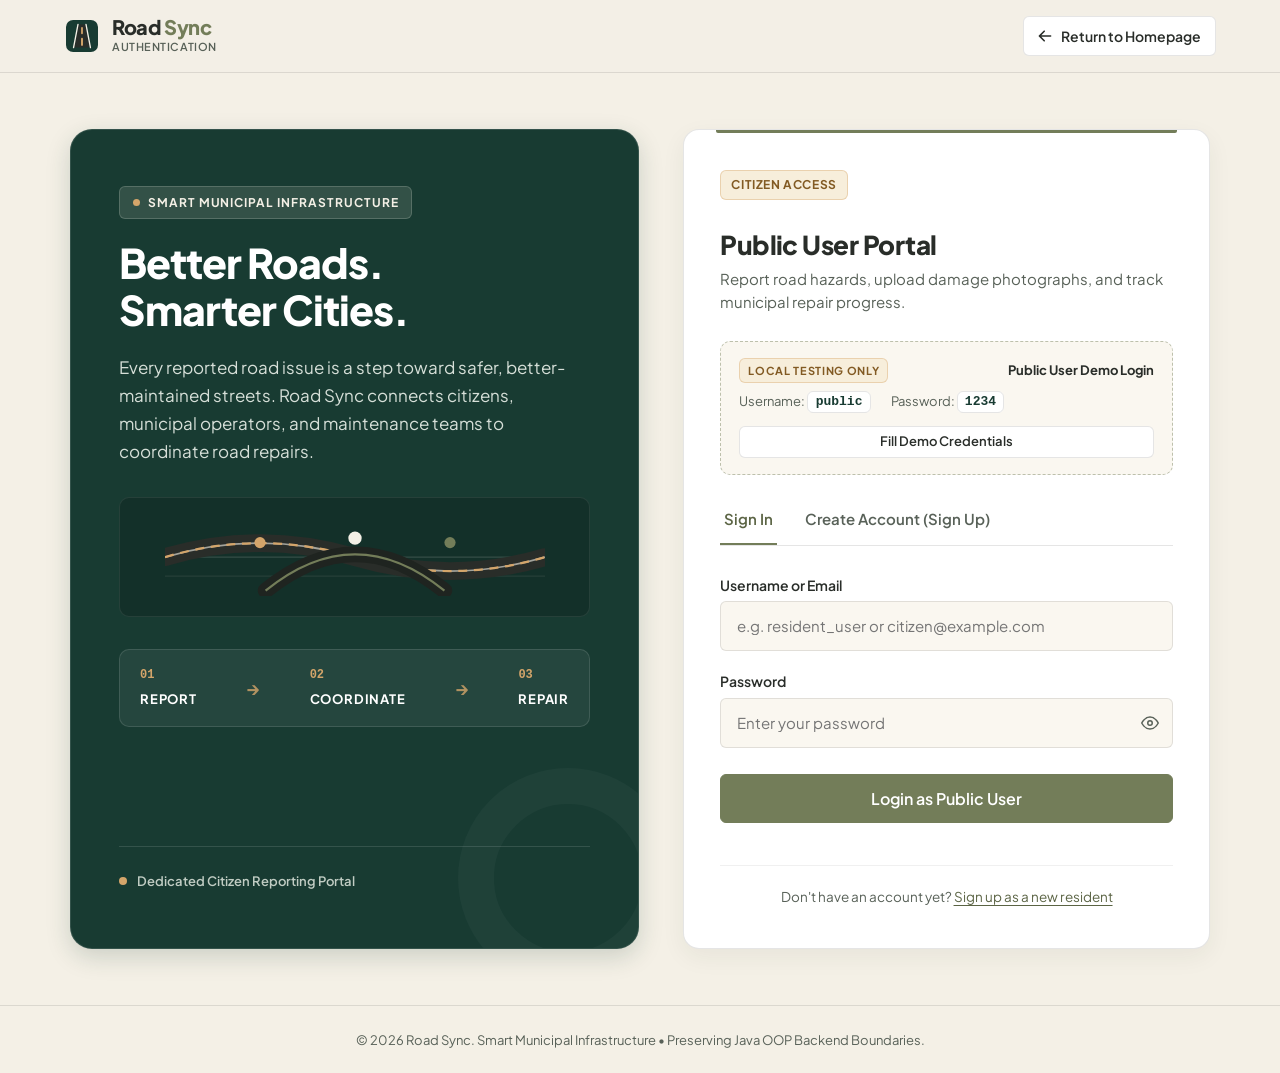
<file: frontend/users/my-complaints.html>
<!DOCTYPE html>
<html lang="en">
<head>
  <meta charset="UTF-8">
  <meta name="viewport" content="width=device-width, initial-scale=1.0">
  <title>Road Sync — My Complaints</title>
  <meta name="description" content="View and track all road damage complaints submitted by the resident on the Road Sync municipal infrastructure platform.">
  
  <!-- Favicon -->
  <link rel="icon" type="image/svg+xml" href="../assets/favicon.svg">
  
  <!-- Google Fonts: Plus Jakarta Sans -->
  <link rel="preconnect" href="https://fonts.googleapis.com">
  <link rel="preconnect" href="https://fonts.gstatic.com" crossorigin>
  <link href="https://fonts.googleapis.com/css2?family=Plus+Jakarta+Sans:wght@400;500;600;700;800&display=swap" rel="stylesheet">
  
  <!-- Main Stylesheet -->
  <link rel="stylesheet" href="../styles/style.css">
</head>
<body class="dashboard-page">

  <!-- Accessible Skip Link -->
  <a href="#complaints-list-main" class="skip-link">Skip to complaints list content</a>

  <!-- ======================================================================
       Slide-Over Navigation Drawer
       ====================================================================== -->
  <div class="drawer-backdrop" id="drawerBackdrop" aria-hidden="true"></div>

  <aside class="dash-nav-drawer" id="navDrawer" aria-label="Citizen Navigation Drawer" role="dialog" aria-modal="true">
    <div class="drawer-header">
      <div class="drawer-brand">
        <div class="brand-logo-emblem" aria-hidden="true">
          <svg viewBox="0 0 36 36" width="28" height="28" fill="none">
            <rect width="36" height="36" rx="8" fill="#183B32"/>
            <path d="M9 31 L14 5 L22 5 L27 31 Z" fill="#292D29"/>
            <path d="M8.5 31 L13.5 5" stroke="#F4F0E6" stroke-width="1.5" stroke-linecap="round"/>
            <path d="M27.5 31 L22.5 5" stroke="#F4F0E6" stroke-width="1.5" stroke-linecap="round"/>
            <line x1="18" y1="9" x2="18" y2="15" stroke="#D4A56A" stroke-width="2" stroke-linecap="round"/>
            <line x1="18" y1="21" x2="18" y2="28" stroke="#D4A56A" stroke-width="2.2" stroke-linecap="round"/>
          </svg>
        </div>
        <div>
          <span class="drawer-brand-name">Road <span>Sync</span></span>
          <span class="drawer-brand-sub">Public Portal</span>
        </div>
      </div>
      <button type="button" class="drawer-close-btn" id="closeDrawerBtn" aria-label="Close navigation drawer">
        <svg viewBox="0 0 24 24" width="20" height="20" fill="none" stroke="currentColor" stroke-width="2" stroke-linecap="round" stroke-linejoin="round">
          <line x1="18" y1="6" x2="6" y2="18"></line>
          <line x1="6" y1="6" x2="18" y2="18"></line>
        </svg>
      </button>
    </div>

    <!-- User Snippet -->
    <div class="drawer-user-card">
      <div class="user-avatar-initials" aria-hidden="true">PS</div>
      <div class="drawer-user-meta">
        <span class="drawer-user-name">Priya Sharma</span>
        <span class="drawer-role-pill">
          <span class="status-dot" aria-hidden="true"></span>
          Public User
        </span>
      </div>
    </div>

        <!-- Navigation Menu Items (Clean 4-Item Menu: Dashboard, My Complaints, Track Status, Logout) -->
    <nav class="drawer-nav-section" aria-label="Citizen Portal Pages">
      <span class="drawer-nav-label">Navigation Menu</span>
      <ul class="drawer-nav-list">
        <li>
          <a href="dashboard-public.html" class="drawer-nav-link" data-page-link>
            <svg viewBox="0 0 20 20" width="18" height="18" fill="currentColor" aria-hidden="true">
              <path d="M10.707 2.293a1 1 0 00-1.414 0l-7 7a1 1 0 001.414 1.414L4 10.414V17a1 1 0 001 1h2a1 1 0 001-1v-2a1 1 0 011-1h2a1 1 0 011 1v2a1 1 0 001 1h2a1 1 0 001-1v-6.586l.293.293a1 1 0 001.414-1.414l-7-7z"/>
            </svg>
            <span>Dashboard</span>
          </a>
        </li>
        <li>
          <a href="my-complaints.html" class="drawer-nav-link active" data-page-link>
            <svg viewBox="0 0 20 20" width="18" height="18" fill="currentColor" aria-hidden="true">
              <path d="M9 2a1 1 0 000 2h2a1 1 0 100-2H9z"/>
              <path fill-rule="evenodd" d="M4 5a2 2 0 012-2 3 3 0 003 3h2a3 3 0 003-3 2 2 0 012 2v11a2 2 0 01-2 2H6a2 2 0 01-2-2V5zm3 4a1 1 0 000 2h.01a1 1 0 100-2H7zm3 0a1 1 0 000 2h3a1 1 0 100-2h-3zm-3 4a1 1 0 100 2h.01a1 1 0 100-2H7zm3 0a1 1 0 100 2h3a1 1 0 100-2h-3z" clip-rule="evenodd"/>
            </svg>
            <span>My Complaints</span>
          </a>
        </li>
        <li>
          <a href="track-status.html" class="drawer-nav-link" data-page-link>
            <svg viewBox="0 0 20 20" width="18" height="18" fill="currentColor" aria-hidden="true">
              <path fill-rule="evenodd" d="M10 18a8 8 0 100-16 8 8 0 000 16zm1-12a1 1 0 10-2 0v4a1 1 0 00.293.707l2.828 2.829a1 1 0 101.415-1.415L11 9.586V6z" clip-rule="evenodd"/>
            </svg>
            <span>Track Status</span>
          </a>
        </li>
      </ul>
    </nav>

    <!-- Drawer Footer with Logout (Item 4) -->
    <div class="drawer-footer">
      <button type="button" class="drawer-logout-btn js-logout-btn" id="drawerLogoutBtn">
        <svg viewBox="0 0 20 20" width="18" height="18" fill="currentColor" aria-hidden="true">
          <path fill-rule="evenodd" d="M3 3a1 1 0 00-1 1v12a1 1 0 102 0V4a1 1 0 00-1-1zm10.293 9.293a1 1 0 001.414 1.414l3-3a1 1 0 000-1.414l-3-3a1 1 0 10-1.414 1.414L14.586 9H7a1 1 0 100 2h7.586l-1.293 1.293z" clip-rule="evenodd"/>
        </svg>
        <span>Logout</span>
      </button>
    </div>
  </aside>

  <!-- ======================================================================
       Dashboard Top Navigation Bar
       ====================================================================== -->
  <header class="dash-navbar" role="banner">
    <div class="container dash-nav-container">
      
      <!-- Brand & Hamburger Group -->
      <div class="dash-brand-wrap">
        <button type="button" class="dash-hamburger-btn" id="hamburgerBtn" aria-label="Open portal navigation menu" aria-expanded="false" aria-controls="navDrawer">
          <svg viewBox="0 0 24 24" width="22" height="22" fill="none" stroke="currentColor" stroke-width="2.2" stroke-linecap="round" stroke-linejoin="round" aria-hidden="true">
            <line x1="3" y1="12" x2="21" y2="12"></line>
            <line x1="3" y1="6" x2="21" y2="6"></line>
            <line x1="3" y1="18" x2="21" y2="18"></line>
          </svg>
        </button>

        <a href="../index.html" class="brand-link" aria-label="Road Sync Homepage">
          <div class="brand-logo-emblem" aria-hidden="true">
            <svg viewBox="0 0 36 36" width="30" height="30" fill="none">
              <rect width="36" height="36" rx="8" fill="#183B32"/>
              <path d="M9 31 L14 5 L22 5 L27 31 Z" fill="#292D29"/>
              <path d="M8.5 31 L13.5 5" stroke="#F4F0E6" stroke-width="1.5" stroke-linecap="round"/>
              <path d="M27.5 31 L22.5 5" stroke="#F4F0E6" stroke-width="1.5" stroke-linecap="round"/>
              <line x1="18" y1="9" x2="18" y2="15" stroke="#D4A56A" stroke-width="2" stroke-linecap="round"/>
              <line x1="18" y1="21" x2="18" y2="28" stroke="#D4A56A" stroke-width="2.2" stroke-linecap="round"/>
            </svg>
          </div>
          <div class="brand-text-wrap">
            <span class="brand-name">Road <span>Sync</span></span>
            <span class="brand-subline">Citizen Portal</span>
          </div>
        </a>

        <div class="portal-role-tag" aria-label="Current Role: Public User">
          <span class="portal-role-dot" aria-hidden="true"></span>
          <span>Public User</span>
        </div>
      </div>

      

      <!-- Right User Controls -->
      <div class="dash-user-controls">
        <button type="button" class="user-profile-btn" id="userProfileBtn" aria-expanded="false" aria-haspopup="true" aria-label="Citizen user profile menu">
          <span class="user-avatar-initials" aria-hidden="true">PS</span>
          <span class="user-display-name">Priya</span>
          <svg viewBox="0 0 20 20" width="14" height="14" fill="currentColor" aria-hidden="true">
            <path fill-rule="evenodd" d="M5.293 7.293a1 1 0 011.414 0L10 10.586l3.293-3.293a1 1 0 111.414 1.414l-4 4a1 1 0 01-1.414 0l-4-4a1 1 0 010-1.414z" clip-rule="evenodd"/>
          </svg>
        </button>

        <!-- Dropdown Menu -->
        <div class="user-dropdown-menu" id="userDropdownMenu" role="menu">
          <div class="dropdown-header">
            <div class="user-avatar-initials large" aria-hidden="true">PS</div>
            <div class="dropdown-user-info">
              <span class="dropdown-user-name">Priya Sharma</span>
              <span class="dropdown-user-role">Public Resident • Tamil Nadu</span>
            </div>
          </div>
          <div class="dropdown-body">
            <div class="dropdown-info-item">
              <span class="info-label">Active View</span>
              <span class="info-value">My Road Damage Complaints</span>
            </div>
            <div class="dropdown-info-item">
              <span class="info-label">Session Scope</span>
              <span class="info-value">Current Demo User Records</span>
            </div>
          </div>
          <div class="dropdown-footer">
            <button type="button" class="dropdown-action-btn js-logout-btn">
              <svg viewBox="0 0 20 20" width="14" height="14" fill="currentColor" aria-hidden="true">
                <path fill-rule="evenodd" d="M3 3a1 1 0 00-1 1v12a1 1 0 102 0V4a1 1 0 00-1-1zm10.293 9.293a1 1 0 001.414 1.414l3-3a1 1 0 000-1.414l-3-3a1 1 0 10-1.414 1.414L14.586 9H7a1 1 0 100 2h7.586l-1.293 1.293z" clip-rule="evenodd"/>
              </svg>
              <span>Logout</span>
            </button>
          </div>
        </div>
      </div>

    </div>
  </header>

  <!-- ======================================================================
       Main Content: My Complaints List & Filters
       ====================================================================== -->
  <main id="complaints-list-main" class="dash-main-area">
    <div class="container dash-content-container">

      <!-- Page Header -->
      <div class="portal-page-header">
        <div class="portal-page-title-group">
          <nav class="portal-breadcrumb" aria-label="Breadcrumb">
            <a href="dashboard-public.html">Dashboard</a>
            <span aria-hidden="true">/</span>
            <span aria-current="page">My Complaints</span>
          </nav>
          <h1 class="portal-page-title">My Road Hazard Complaints</h1>
          <p class="portal-page-desc">
            All road defect submissions associated with your citizen account in this browser session.
          </p>
        </div>

        <div class="portal-header-actions">
          <a href="report-hazard.html" class="btn btn-primary">
            <svg viewBox="0 0 20 20" width="16" height="16" fill="currentColor" aria-hidden="true">
              <path fill-rule="evenodd" d="M10 18a8 8 0 100-16 8 8 0 000 16zm1-11a1 1 0 10-2 0v2H7a1 1 0 100 2h2v2a1 1 0 102 0v-2h2a1 1 0 100-2h-2V7z" clip-rule="evenodd"/>
            </svg>
            <span>Report New Hazard</span>
          </a>
        </div>
      </div>

      <!-- Status Filter Tabs / Pills -->
      <nav class="complaints-filter-bar" aria-label="Filter complaints by status">
        <button type="button" class="filter-tab-pill active" data-filter="ALL" aria-selected="true">
          <span>All Complaints</span>
          <span class="filter-count-badge" id="countAll">0</span>
        </button>
        <button type="button" class="filter-tab-pill" data-filter="ONGOING" aria-selected="false">
          <span>Ongoing Repairs</span>
          <span class="filter-count-badge" id="countOngoing">0</span>
        </button>
        <button type="button" class="filter-tab-pill" data-filter="COMPLETED" aria-selected="false">
          <span>Completed</span>
          <span class="filter-count-badge" id="countCompleted">0</span>
        </button>
        <button type="button" class="filter-tab-pill" data-filter="PENDING" aria-selected="false">
          <span>Pending Review</span>
          <span class="filter-count-badge" id="countPending">0</span>
        </button>
      </nav>

      <!-- Complaints List Container -->
      <div id="complaintsListContainer" class="complaint-list-grid">
        <!-- Rendered dynamically by my-complaints.js -->
      </div>

      <!-- Empty State (Shown when 0 complaints match) -->
      <div id="complaintsEmptyState" class="complaints-empty-state" style="display: none;">
        <div class="empty-icon-wrap" aria-hidden="true">
          <svg viewBox="0 0 24 24" width="44" height="44" fill="none" stroke="currentColor" stroke-width="1.5">
            <path d="M9 17v-6m3 6v-4m3 4v-2M5 21h14a2 2 0 002-2V7l-5-5H5a2 2 0 00-2 2v14a2 2 0 002 2z"/>
          </svg>
        </div>
        <h3 class="empty-title" id="emptyTitleText">No Complaints Found</h3>
        <p class="empty-desc" id="emptyDescText">
          There are no complaint records matching the selected status filter in this session.
        </p>
        <a href="report-hazard.html" class="btn btn-primary">
          <span>Report a Road Hazard</span>
        </a>
      </div>

    </div>
  </main>

  <!-- ======================================================================
       Dashboard Footer
       ====================================================================== -->
  <footer class="dash-footer" role="contentinfo">
    <div class="container dash-footer-container">
      <div class="dash-footer-left">
        <strong>Road Sync</strong>
        <span>• Public Complaints Management</span>
      </div>
      
    </div>
  </footer>

  <!-- Scripts -->
  <script src="../js/config.js"></script>
  <script src="../js/api-client.js"></script>
  <script src="../js/public-store.js"></script>
  <script src="../js/public-nav.js"></script>
  <script src="../js/my-complaints.js"></script>
</body>
</html>
</file>
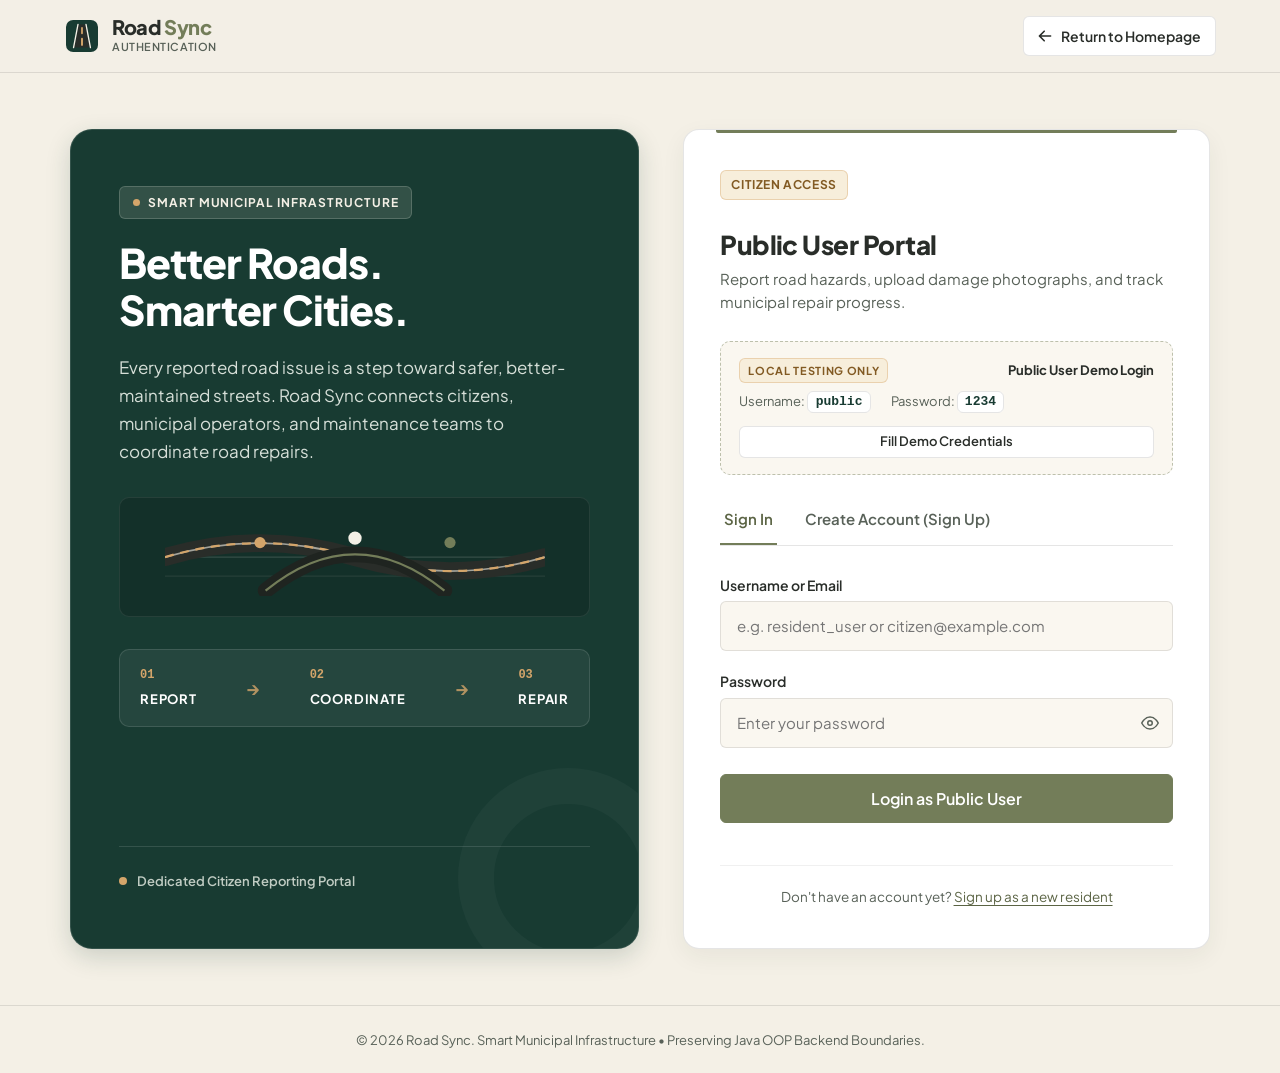
<file: frontend/users/report-hazard.html>
<!DOCTYPE html>
<html lang="en">
<head>
  <meta charset="UTF-8">
  <meta name="viewport" content="width=device-width, initial-scale=1.0">
  <title>Road Sync — Report Road Hazard</title>
  <meta name="description" content="Report municipal road damage throughout Tamil Nadu. Pin the road location on an interactive map, specify damage severity, and alert maintenance crews.">
  <meta name="referrer" content="no-referrer-when-downgrade">
  
  <!-- Favicon -->
  <link rel="icon" type="image/svg+xml" href="../assets/favicon.svg">
  
  <!-- Google Fonts: Plus Jakarta Sans -->
  <link rel="preconnect" href="https://fonts.googleapis.com">
  <link rel="preconnect" href="https://fonts.gstatic.com" crossorigin>
  <link href="https://fonts.googleapis.com/css2?family=Plus+Jakarta+Sans:wght@400;500;600;700;800&display=swap" rel="stylesheet">
  
  <!-- Leaflet & MapLibre CSS (Local vendor with CDN fallback) -->
  <link rel="stylesheet" href="../assets/vendor/leaflet/leaflet.css">
  <link rel="stylesheet" href="../assets/vendor/maplibre/maplibre-gl.css">

  <!-- Main Stylesheet -->
  <link rel="stylesheet" href="../styles/style.css">
</head>
<body class="dashboard-page">

  <!-- Accessible Skip Link -->
  <a href="#hazard-form-main" class="skip-link">Skip to complaint form content</a>

  <!-- ======================================================================
       Slide-Over Navigation Drawer
       ====================================================================== -->
  <div class="drawer-backdrop" id="drawerBackdrop" aria-hidden="true"></div>

  <aside class="dash-nav-drawer" id="navDrawer" aria-label="Citizen Navigation Drawer" role="dialog" aria-modal="true">
    <div class="drawer-header">
      <div class="drawer-brand">
        <div class="brand-logo-emblem" aria-hidden="true">
          <svg viewBox="0 0 36 36" width="28" height="28" fill="none">
            <rect width="36" height="36" rx="8" fill="#183B32"/>
            <path d="M9 31 L14 5 L22 5 L27 31 Z" fill="#292D29"/>
            <path d="M8.5 31 L13.5 5" stroke="#F4F0E6" stroke-width="1.5" stroke-linecap="round"/>
            <path d="M27.5 31 L22.5 5" stroke="#F4F0E6" stroke-width="1.5" stroke-linecap="round"/>
            <line x1="18" y1="9" x2="18" y2="15" stroke="#D4A56A" stroke-width="2" stroke-linecap="round"/>
            <line x1="18" y1="21" x2="18" y2="28" stroke="#D4A56A" stroke-width="2.2" stroke-linecap="round"/>
          </svg>
        </div>
        <div>
          <span class="drawer-brand-name">Road <span>Sync</span></span>
          <span class="drawer-brand-sub">Public Portal</span>
        </div>
      </div>
      <button type="button" class="drawer-close-btn" id="closeDrawerBtn" aria-label="Close navigation drawer">
        <svg viewBox="0 0 24 24" width="20" height="20" fill="none" stroke="currentColor" stroke-width="2" stroke-linecap="round" stroke-linejoin="round">
          <line x1="18" y1="6" x2="6" y2="18"></line>
          <line x1="6" y1="6" x2="18" y2="18"></line>
        </svg>
      </button>
    </div>

    <!-- User Snippet -->
    <div class="drawer-user-card">
      <div class="user-avatar-initials" aria-hidden="true">PS</div>
      <div class="drawer-user-meta">
        <span class="drawer-user-name">Priya Sharma</span>
        <span class="drawer-role-pill">
          <span class="status-dot" aria-hidden="true"></span>
          Public User
        </span>
      </div>
    </div>

        <!-- Navigation Menu Items (Clean 4-Item Menu: Dashboard, My Complaints, Track Status, Logout) -->
    <nav class="drawer-nav-section" aria-label="Citizen Portal Pages">
      <span class="drawer-nav-label">Navigation Menu</span>
      <ul class="drawer-nav-list">
        <li>
          <a href="dashboard-public.html" class="drawer-nav-link" data-page-link>
            <svg viewBox="0 0 20 20" width="18" height="18" fill="currentColor" aria-hidden="true">
              <path d="M10.707 2.293a1 1 0 00-1.414 0l-7 7a1 1 0 001.414 1.414L4 10.414V17a1 1 0 001 1h2a1 1 0 001-1v-2a1 1 0 011-1h2a1 1 0 011 1v2a1 1 0 001 1h2a1 1 0 001-1v-6.586l.293.293a1 1 0 001.414-1.414l-7-7z"/>
            </svg>
            <span>Dashboard</span>
          </a>
        </li>
        <li>
          <a href="my-complaints.html" class="drawer-nav-link" data-page-link>
            <svg viewBox="0 0 20 20" width="18" height="18" fill="currentColor" aria-hidden="true">
              <path d="M9 2a1 1 0 000 2h2a1 1 0 100-2H9z"/>
              <path fill-rule="evenodd" d="M4 5a2 2 0 012-2 3 3 0 003 3h2a3 3 0 003-3 2 2 0 012 2v11a2 2 0 01-2 2H6a2 2 0 01-2-2V5zm3 4a1 1 0 000 2h.01a1 1 0 100-2H7zm3 0a1 1 0 000 2h3a1 1 0 100-2h-3zm-3 4a1 1 0 100 2h.01a1 1 0 100-2H7zm3 0a1 1 0 100 2h3a1 1 0 100-2h-3z" clip-rule="evenodd"/>
            </svg>
            <span>My Complaints</span>
          </a>
        </li>
        <li>
          <a href="track-status.html" class="drawer-nav-link" data-page-link>
            <svg viewBox="0 0 20 20" width="18" height="18" fill="currentColor" aria-hidden="true">
              <path fill-rule="evenodd" d="M10 18a8 8 0 100-16 8 8 0 000 16zm1-12a1 1 0 10-2 0v4a1 1 0 00.293.707l2.828 2.829a1 1 0 101.415-1.415L11 9.586V6z" clip-rule="evenodd"/>
            </svg>
            <span>Track Status</span>
          </a>
        </li>
      </ul>
    </nav>

    <!-- Drawer Footer with Logout (Item 4) -->
    <div class="drawer-footer">
      <button type="button" class="drawer-logout-btn js-logout-btn" id="drawerLogoutBtn">
        <svg viewBox="0 0 20 20" width="18" height="18" fill="currentColor" aria-hidden="true">
          <path fill-rule="evenodd" d="M3 3a1 1 0 00-1 1v12a1 1 0 102 0V4a1 1 0 00-1-1zm10.293 9.293a1 1 0 001.414 1.414l3-3a1 1 0 000-1.414l-3-3a1 1 0 10-1.414 1.414L14.586 9H7a1 1 0 100 2h7.586l-1.293 1.293z" clip-rule="evenodd"/>
        </svg>
        <span>Logout</span>
      </button>
    </div>
  </aside>

  <!-- ======================================================================
       Dashboard Top Navigation Bar
       ====================================================================== -->
  <header class="dash-navbar" role="banner">
    <div class="container dash-nav-container">
      
      <!-- Brand & Hamburger Group -->
      <div class="dash-brand-wrap">
        <button type="button" class="dash-hamburger-btn" id="hamburgerBtn" aria-label="Open portal navigation menu" aria-expanded="false" aria-controls="navDrawer">
          <svg viewBox="0 0 24 24" width="22" height="22" fill="none" stroke="currentColor" stroke-width="2.2" stroke-linecap="round" stroke-linejoin="round" aria-hidden="true">
            <line x1="3" y1="12" x2="21" y2="12"></line>
            <line x1="3" y1="6" x2="21" y2="6"></line>
            <line x1="3" y1="18" x2="21" y2="18"></line>
          </svg>
        </button>

        <a href="../index.html" class="brand-link" aria-label="Road Sync Homepage">
          <div class="brand-logo-emblem" aria-hidden="true">
            <svg viewBox="0 0 36 36" width="30" height="30" fill="none">
              <rect width="36" height="36" rx="8" fill="#183B32"/>
              <path d="M9 31 L14 5 L22 5 L27 31 Z" fill="#292D29"/>
              <path d="M8.5 31 L13.5 5" stroke="#F4F0E6" stroke-width="1.5" stroke-linecap="round"/>
              <path d="M27.5 31 L22.5 5" stroke="#F4F0E6" stroke-width="1.5" stroke-linecap="round"/>
              <line x1="18" y1="9" x2="18" y2="15" stroke="#D4A56A" stroke-width="2" stroke-linecap="round"/>
              <line x1="18" y1="21" x2="18" y2="28" stroke="#D4A56A" stroke-width="2.2" stroke-linecap="round"/>
            </svg>
          </div>
          <div class="brand-text-wrap">
            <span class="brand-name">Road <span>Sync</span></span>
            <span class="brand-subline">Citizen Portal</span>
          </div>
        </a>

        <div class="portal-role-tag" aria-label="Current Role: Public User">
          <span class="portal-role-dot" aria-hidden="true"></span>
          <span>Public User</span>
        </div>
      </div>

      

      <!-- Right User Controls -->
      <div class="dash-user-controls">
        <button type="button" class="user-profile-btn" id="userProfileBtn" aria-expanded="false" aria-haspopup="true" aria-label="Citizen user profile menu">
          <span class="user-avatar-initials" aria-hidden="true">PS</span>
          <span class="user-display-name">Priya</span>
          <svg viewBox="0 0 20 20" width="14" height="14" fill="currentColor" aria-hidden="true">
            <path fill-rule="evenodd" d="M5.293 7.293a1 1 0 011.414 0L10 10.586l3.293-3.293a1 1 0 111.414 1.414l-4 4a1 1 0 01-1.414 0l-4-4a1 1 0 010-1.414z" clip-rule="evenodd"/>
          </svg>
        </button>

        <!-- Dropdown Menu -->
        <div class="user-dropdown-menu" id="userDropdownMenu" role="menu">
          <div class="dropdown-header">
            <div class="user-avatar-initials large" aria-hidden="true">PS</div>
            <div class="dropdown-user-info">
              <span class="dropdown-user-name">Priya Sharma</span>
              <span class="dropdown-user-role">Public Resident • Tamil Nadu</span>
            </div>
          </div>
          <div class="dropdown-body">
            <div class="dropdown-info-item">
              <span class="info-label">Active Portal</span>
              <span class="info-value">Public User Report Form</span>
            </div>
            <div class="dropdown-info-item">
              <span class="info-label">Coverage Area</span>
              <span class="info-value">Tamil Nadu State Roads</span>
            </div>
          </div>
          <div class="dropdown-footer">
            <button type="button" class="dropdown-action-btn js-logout-btn">
              <svg viewBox="0 0 20 20" width="14" height="14" fill="currentColor" aria-hidden="true">
                <path fill-rule="evenodd" d="M3 3a1 1 0 00-1 1v12a1 1 0 102 0V4a1 1 0 00-1-1zm10.293 9.293a1 1 0 001.414 1.414l3-3a1 1 0 000-1.414l-3-3a1 1 0 10-1.414 1.414L14.586 9H7a1 1 0 100 2h7.586l-1.293 1.293z" clip-rule="evenodd"/>
              </svg>
              <span>Logout</span>
            </button>
          </div>
        </div>
      </div>

    </div>
  </header>

  <!-- ======================================================================
       Main Content: Report Road Hazard (Exactly 5 Form Fields)
       ====================================================================== -->
  <main id="hazard-form-main" class="dash-main-area">
    <div class="container" style="max-width: 900px;">

      <!-- Page Header with Breadcrumbs -->
      <div class="portal-page-header">
        <div class="portal-page-title-group">
          <nav class="portal-breadcrumb" aria-label="Breadcrumb">
            <a href="dashboard-public.html">Dashboard</a>
            <span aria-hidden="true">/</span>
            <span aria-current="page">Report Hazard</span>
          </nav>
          <h1 class="portal-page-title">Report a Road Hazard</h1>
          <p class="portal-page-desc">
            Submit a road condition report directly to municipal maintenance dispatch. Please pin the road location and select the damage characteristics.
          </p>
        </div>
      </div>

      <!-- Submission Success Alert (Dynamically Shown After Form Submit) -->
      <div id="submissionSuccessAlert" class="form-alert-box alert-success" style="display: none; margin-bottom: 2rem;">
        <div class="alert-icon-wrap" aria-hidden="true">
          <svg viewBox="0 0 20 20" width="22" height="22" fill="currentColor">
            <path fill-rule="evenodd" d="M10 18a8 8 0 100-16 8 8 0 000 16zm3.707-9.293a1 1 0 00-1.414-1.414L9 10.586 7.707 9.293a1 1 0 00-1.414 1.414l2 2a1 1 0 001.414 0l4-4z" clip-rule="evenodd"/>
          </svg>
        </div>
        <div class="alert-content">
          <h3 class="alert-title" id="successRefTitle">Complaint Registered Successfully</h3>
          <p class="alert-body" id="successRefBody">
            Your road hazard report has been recorded in this browser session under status <code>PENDING</code>.
          </p>
          <div class="alert-actions" style="margin-top: 0.875rem; display: flex; gap: 0.75rem; flex-wrap: wrap;">
            <a href="track-status.html" id="btnTrackSubmittedNow" class="btn btn-primary btn-sm">
              <span>Track Complaint Status</span>
            </a>
            <a href="my-complaints.html" class="btn btn-secondary btn-sm">
              <span>View In My Complaints</span>
            </a>
          </div>
        </div>
        <button type="button" class="alert-dismiss-btn" id="dismissAlertBtn" aria-label="Dismiss alert">×</button>
      </div>

      <!-- THE 5-FIELD COMPLAINT FORM -->
      <form id="roadComplaintForm" class="clean-hazard-form" novalidate>

        <!-- ==================================================================
             FIELD 1: Location (Interactive Google Maps Location Picker)
             ================================================================== -->
        <fieldset class="field-container-card" id="fieldLocationSection">
          <div class="field-header-row">
            <div class="field-label-wrap">
              <span class="field-step-pill" aria-hidden="true">1</span>
              <div>
                <legend class="field-title-text">Road Location</legend>
                <div class="field-helper-subtext">Search roads or landmarks across Tamil Nadu and pin the exact hazard position.</div>
              </div>
            </div>
            <span class="field-badge-required">Required</span>
          </div>

          <!-- Leaflet OpenStreetMap Active Status Banner -->
          <div class="map-setup-banner is-configured" id="mapSetupBanner" style="margin-bottom: 1.25rem;">
            <div class="map-setup-banner-icon" aria-hidden="true">
              <svg viewBox="0 0 20 20" width="20" height="20" fill="currentColor">
                <path fill-rule="evenodd" d="M10 18a8 8 0 100-16 8 8 0 000 16zm3.707-9.293a1 1 0 00-1.414-1.414L9 10.586 7.707 9.293a1 1 0 00-1.414 1.414l2 2a1 1 0 001.414 0l4-4z" clip-rule="evenodd"/>
              </svg>
            </div>
            <div class="map-setup-banner-text" id="mapSetupBannerText">
              <strong>Free Interactive OpenStreetMap Active</strong>
              <p>Explore Tamil Nadu through pan & zoom. Click anywhere or drag the pin marker to set road defect coordinates. Use the search bar below for address or landmark lookup.</p>
            </div>
          </div>

          <!-- Interactive Map Container Card -->
          <div class="map-picker-card">
            
            <!-- Tamil Nadu Location Search Toolbar -->
            <div class="map-search-toolbar">
              <div class="map-search-input-wrap">
                <svg viewBox="0 0 20 20" width="16" height="16" fill="currentColor" aria-hidden="true">
                  <path fill-rule="evenodd" d="M8 4a4 4 0 100 8 4 4 0 000-8zM2 8a6 6 0 1110.89 3.476l4.817 4.817a1 1 0 01-1.414 1.414l-4.816-4.816A6 6 0 012 8z" clip-rule="evenodd"/>
                </svg>
                <input 
                  type="text" 
                  id="mapSearchInput" 
                  class="map-search-input" 
                  placeholder="Search address, road, or landmark in Tamil Nadu (e.g. Anna Salai, Avinashi Rd, Mattuthavani)..." 
                  aria-label="Search address, road, or landmark across Tamil Nadu"
                >
              </div>
              <button type="button" class="btn btn-secondary btn-sm" id="btnSearchLoc">
                <span>Find Location</span>
              </button>
            </div>

            <!-- Search Feedback / Status Bar -->
            <div id="mapSearchStatus" class="map-search-status-bar" style="display: none; padding: 0.5rem 1rem; font-size: 0.8125rem; background-color: var(--color-surface-alt); border-bottom: 1px solid var(--color-border-subtle); color: var(--color-charcoal);"></div>

            <!-- Viewport Area: Live Leaflet OpenStreetMap Container -->
            <div class="map-view-canvas-area" id="mapCanvasArea" style="height: 420px; position: relative;">
              <div id="leafletMap" style="width: 100%; height: 100%; z-index: 1;"></div>
            </div>

            <!-- Quick Tamil Nadu Road Chips for Rapid Testing -->
            <div class="tn-map-quick-roads" style="padding: 0.75rem 1rem; background-color: var(--color-surface-alt); border-top: 1px solid var(--color-border-subtle); display: flex; flex-wrap: wrap; gap: 0.5rem; align-items: center;">
              <span style="font-size: 0.75rem; font-weight: 700; color: var(--color-text-muted); text-transform: uppercase;">Quick Hubs:</span>
              <button type="button" class="quick-road-chip" data-road="chennai-mount">Anna Salai, Chennai</button>
              <button type="button" class="quick-road-chip" data-road="coimbatore-avinashi">Avinashi Road, Coimbatore</button>
              <button type="button" class="quick-road-chip" data-road="madurai-ring">Ring Road Bypass, Madurai</button>
              <button type="button" class="quick-road-chip" data-road="trichy-junction">Central Junction, Trichy</button>
              <button type="button" class="quick-road-chip" data-road="salem-nh44">Bangalore Hwy (NH44), Salem</button>
            </div>

          </div>

            <!-- Selected & Confirmed Location Badge -->
            <div class="location-confirmed-card">
              <div class="loc-confirmed-info">
                <div class="loc-confirmed-icon" aria-hidden="true">
                  <svg viewBox="0 0 20 20" width="22" height="22" fill="currentColor">
                    <path fill-rule="evenodd" d="M5.05 4.05a7 7 0 119.9 9.9L10 18.9l-4.95-4.95a7 7 0 010-9.9zM10 11a2 2 0 100-4 2 2 0 000 4z" clip-rule="evenodd"/>
                  </svg>
                </div>
                <div>
                  <span class="loc-confirmed-name" id="displayLocName">Anna Salai (Mount Road) - Guindy</span>
                  <span class="loc-confirmed-address" id="displayLocAddress">Anna Salai Arterial Corridor, Guindy, Chennai, Tamil Nadu 600032</span>
                  <span class="loc-coords-pill" id="displayLocCoords">Coordinates: 13.0067° N, 80.2025° E</span>
                </div>
              </div>
              <button type="button" class="btn btn-secondary btn-sm" id="btnConfirmLocation">
                <svg viewBox="0 0 20 20" width="14" height="14" fill="currentColor" aria-hidden="true">
                  <path fill-rule="evenodd" d="M16.707 5.293a1 1 0 010 1.414l-8 8a1 1 0 01-1.414 0l-4-4a1 1 0 011.414-1.414L8 12.586l7.293-7.293a1 1 0 011.414 0z" clip-rule="evenodd"/>
                </svg>
                <span>Confirm Location</span>
              </button>
            </div>

          <!-- Hidden Form Values for Captured Location -->
          <input type="hidden" id="inputLocationName" name="locationName" value="Anna Salai (Mount Road) - Guindy">
          <input type="hidden" id="inputLocationAddress" name="locationAddress" value="Anna Salai Arterial Corridor, Guindy, Chennai, Tamil Nadu 600032">
          <input type="hidden" id="inputLocationLat" name="latitude" value="13.0067">
          <input type="hidden" id="inputLocationLng" name="longitude" value="80.2025">
          <input type="hidden" id="inputLocationConfirmed" name="locationConfirmed" value="true">

          <div class="field-error-text" id="errLocation" role="alert"></div>
        </fieldset>


        <!-- ==================================================================
             FIELD 2: Damage Type (Pothole, Road crack, Uneven road surface, Other)
             ================================================================== -->
        <fieldset class="field-container-card" id="fieldDamageTypeSection">
          <div class="field-header-row">
            <div class="field-label-wrap">
              <span class="field-step-pill" aria-hidden="true">2</span>
              <div>
                <legend class="field-title-text">Damage Type</legend>
                <div class="field-helper-subtext">Choose the category of road defect observed.</div>
              </div>
            </div>
            <span class="field-badge-required">Required</span>
          </div>

          <div class="selectable-options-grid" role="radiogroup" aria-label="Select road damage type">
            
            <!-- Option 1: Pothole -->
            <label class="selection-option-card" for="typePothole">
              <input type="radio" id="typePothole" name="damageType" value="Pothole">
              <div class="option-top-row">
                <div class="option-icon-box" aria-hidden="true">
                  <svg viewBox="0 0 20 20" width="16" height="16" fill="currentColor">
                    <circle cx="10" cy="10" r="7"/>
                  </svg>
                </div>
                <div class="option-check-circle" aria-hidden="true"></div>
              </div>
              <strong class="option-title">Pothole</strong>
              <span class="option-desc">Bowl-shaped depression or void in the bitumen surface.</span>
            </label>

            <!-- Option 2: Road crack -->
            <label class="selection-option-card" for="typeCrack">
              <input type="radio" id="typeCrack" name="damageType" value="Road crack">
              <div class="option-top-row">
                <div class="option-icon-box" aria-hidden="true">
                  <svg viewBox="0 0 20 20" width="16" height="16" fill="currentColor">
                    <path d="M4 16 L8 10 L12 12 L16 4" stroke="currentColor" stroke-width="2" fill="none"/>
                  </svg>
                </div>
                <div class="option-check-circle" aria-hidden="true"></div>
              </div>
              <strong class="option-title">Road crack</strong>
              <span class="option-desc">Longitudinal, transverse, or alligator surface fissures.</span>
            </label>

            <!-- Option 3: Uneven road surface -->
            <label class="selection-option-card" for="typeUneven">
              <input type="radio" id="typeUneven" name="damageType" value="Uneven road surface">
              <div class="option-top-row">
                <div class="option-icon-box" aria-hidden="true">
                  <svg viewBox="0 0 20 20" width="16" height="16" fill="currentColor">
                    <path d="M2 12 Q 6 6, 10 12 T 18 12" stroke="currentColor" stroke-width="2" fill="none"/>
                  </svg>
                </div>
                <div class="option-check-circle" aria-hidden="true"></div>
              </div>
              <strong class="option-title">Uneven road surface</strong>
              <span class="option-desc">Corrugations, rutting, sinkage, or pavement humps.</span>
            </label>

            <!-- Option 4: Other -->
            <label class="selection-option-card" for="typeOther">
              <input type="radio" id="typeOther" name="damageType" value="Other">
              <div class="option-top-row">
                <div class="option-icon-box" aria-hidden="true">
                  <svg viewBox="0 0 20 20" width="16" height="16" fill="currentColor">
                    <circle cx="10" cy="10" r="2"/>
                    <circle cx="4" cy="10" r="2"/>
                    <circle cx="16" cy="10" r="2"/>
                  </svg>
                </div>
                <div class="option-check-circle" aria-hidden="true"></div>
              </div>
              <strong class="option-title">Other</strong>
              <span class="option-desc">Other road hazards (drain collapse, edge raveling, etc.).</span>
            </label>

          </div>

          <!-- Other Damage Type Specification Input (Shown if 'Other' selected) -->
          <div class="other-type-input-wrap" id="otherTypeContainer" style="display: none;">
            <label for="otherTypeDetails" class="field-title-text" style="font-size: 0.875rem;">Specify Other Damage Type:</label>
            <input type="text" id="otherTypeDetails" class="map-search-input" style="padding-left: 0.875rem; margin-top: 0.35rem;" placeholder="E.g., Broken manhole cover, collapsed curb, edge drop-off">
          </div>

          <div class="field-error-text" id="errDamageType" role="alert"></div>
        </fieldset>


        <!-- ==================================================================
             FIELD 3: Damage Size and Severity
             (Small crack or shallow pothole, Moderate damage, Large crack or deep pothole)
             ================================================================== -->
        <fieldset class="field-container-card" id="fieldSeveritySection">
          <div class="field-header-row">
            <div class="field-label-wrap">
              <span class="field-step-pill" aria-hidden="true">3</span>
              <div>
                <legend class="field-title-text">Damage Size & Severity</legend>
                <div class="field-helper-subtext">Select the scale and hazard impact of the damage.</div>
              </div>
            </div>
            <span class="field-badge-required">Required</span>
          </div>

          <div class="selectable-options-grid" role="radiogroup" aria-label="Select damage size and severity">
            
            <!-- Option 1: Small crack or shallow pothole -->
            <label class="selection-option-card" for="sevSmall">
              <input type="radio" id="sevSmall" name="damageSeverity" value="Small crack or shallow pothole" data-rank="1">
              <div class="option-top-row">
                <span class="meta-tag" style="background-color: var(--color-olive-tint); color: var(--color-olive-dark);">Level 1</span>
                <div class="option-check-circle" aria-hidden="true"></div>
              </div>
              <strong class="option-title">Small crack or shallow pothole</strong>
              <span class="option-desc">Minor surface cracks under 2 cm depth; vehicle passes safely.</span>
            </label>

            <!-- Option 2: Moderate damage -->
            <label class="selection-option-card" for="sevModerate">
              <input type="radio" id="sevModerate" name="damageSeverity" value="Moderate damage" data-rank="2">
              <div class="option-top-row">
                <span class="meta-tag" style="background-color: var(--color-ochre-light); color: var(--color-ochre);">Level 2</span>
                <div class="option-check-circle" aria-hidden="true"></div>
              </div>
              <strong class="option-title">Moderate damage</strong>
              <span class="option-desc">Noticeable pothole (3-7 cm) or widespread rutting; causes vehicle swerving.</span>
            </label>

            <!-- Option 3: Large crack or deep pothole -->
            <label class="selection-option-card" for="sevLarge">
              <input type="radio" id="sevLarge" name="damageSeverity" value="Large crack or deep pothole" data-rank="3">
              <div class="option-top-row">
                <span class="meta-tag" style="background-color: rgba(217, 83, 79, 0.1); color: #b52b27;">Level 3</span>
                <div class="option-check-circle" aria-hidden="true"></div>
              </div>
              <strong class="option-title">Large crack or deep pothole</strong>
              <span class="option-desc">Severe crater (>8 cm depth) or broad depression; high crash risk for two-wheelers.</span>
            </label>

          </div>

          <div class="field-error-text" id="errSeverity" role="alert"></div>
        </fieldset>


        <!-- ==================================================================
             FIELD 4: Hazard Description
             ================================================================== -->
        <div class="field-container-card" id="fieldDescriptionSection">
          <div class="field-header-row">
            <div class="field-label-wrap">
              <span class="field-step-pill" aria-hidden="true">4</span>
              <div>
                <label for="hazardDescription" class="field-title-text">Hazard Description</label>
                <div class="field-helper-subtext">Detail the specific lane, depth, landmark, waterlogging, or traffic impact.</div>
              </div>
            </div>
            <span class="field-badge-required">Required</span>
          </div>

          <textarea 
            id="hazardDescription" 
            name="hazardDescription" 
            class="form-textarea" 
            rows="4" 
            placeholder="E.g., In the northbound center lane roughly 50 meters past the bus depot. Water collects inside during rain and poses high danger to two-wheelers at night..." 
            maxlength="500" 
            required
          ></textarea>

          <div class="char-counter-text">
            <span id="charCountDisplay">0 / 500 characters</span>
          </div>

          <div class="field-error-text" id="errDescription" role="alert"></div>
        </div>


        <!-- ==================================================================
             FIELD 5: Supporting Photograph (Optional)
             ================================================================== -->
        <div class="field-container-card" id="fieldPhotoSection">
          <div class="field-header-row">
            <div class="field-label-wrap">
              <span class="field-step-pill" aria-hidden="true">5</span>
              <div>
                <label for="hazardPhotoFile" class="field-title-text">Supporting Photograph</label>
                <div class="field-helper-subtext">Optional. Clear photo evidence helps municipal operators verify damage severity.</div>
              </div>
            </div>
            <span class="field-badge-optional">Optional</span>
          </div>

          <!-- Hidden File Input -->
          <input type="file" id="hazardPhotoFile" name="hazardPhoto" accept="image/jpeg,image/png,image/webp" style="display: none;">

          <!-- Upload Dropzone -->
          <div class="photo-dropzone-box" id="photoDropzone" role="button" tabindex="0" aria-label="Upload supporting damage photograph">
            <div class="photo-dropzone-icon" aria-hidden="true">
              <svg viewBox="0 0 24 24" width="36" height="36" fill="none" stroke="currentColor" stroke-width="1.8" stroke-linecap="round" stroke-linejoin="round">
                <rect x="3" y="3" width="18" height="18" rx="2" ry="2"></rect>
                <circle cx="8.5" cy="8.5" r="1.5"></circle>
                <polyline points="21 15 16 10 5 21"></polyline>
              </svg>
            </div>
            <div class="photo-dropzone-heading">Click or Drag to Upload Road Photograph</div>
            <div class="photo-dropzone-hint">Supports JPG, PNG, WebP up to 5 MB</div>
          </div>

          <!-- Photo Preview Container (Shown when a photo is selected) -->
          <div class="photo-preview-container" id="photoPreviewWrap" style="display: none; margin-top: 1rem;">
            <img src="" alt="Damage preview" id="photoPreviewImg" class="photo-preview-thumbnail">
            <div class="photo-preview-meta">
              <span class="photo-preview-name" id="photoPreviewFileName">photo.jpg</span>
              <span class="photo-preview-size" id="photoPreviewFileSize">1.2 MB</span>
            </div>
            <div style="display: flex; gap: 0.5rem;">
              <button type="button" class="btn btn-secondary btn-sm" id="btnReplacePhoto">Change Photo</button>
              <button type="button" class="btn btn-secondary btn-sm" id="btnRemovePhoto" style="color: #b52b27;">Remove</button>
            </div>
          </div>

          <div class="field-error-text" id="errPhoto" role="alert"></div>
        </div>


        <!-- ==================================================================
             Submit Complaint & Reset Form Buttons
             ================================================================== -->
        <div class="form-buttons-action-bar">
          <button type="button" class="btn btn-secondary" id="btnResetForm">
            <svg viewBox="0 0 20 20" width="16" height="16" fill="currentColor" aria-hidden="true">
              <path fill-rule="evenodd" d="M4 2a1 1 0 011 1v2.101a7.002 7.002 0 0111.601 2.566 1 1 0 11-1.885.666A5.002 5.002 0 005.999 7H9a1 1 0 010 2H4a1 1 0 01-1-1V3a1 1 0 011-1zm.008 9.057a1 1 0 011.276.61A5.002 5.002 0 0014.001 13H11a1 1 0 110-2h5a1 1 0 011 1v5a1 1 0 11-2 0v-2.101a7.002 7.002 0 01-11.601-2.566 1 1 0 01.61-1.276z" clip-rule="evenodd"/>
            </svg>
            <span>Reset Form</span>
          </button>

          <div class="form-buttons-right">
            <a href="dashboard-public.html" class="btn btn-secondary">
              <span>Cancel</span>
            </a>
            <button type="submit" class="btn btn-primary btn-lg" id="btnSubmitComplaint">
              <svg viewBox="0 0 20 20" width="18" height="18" fill="currentColor" aria-hidden="true">
                <path fill-rule="evenodd" d="M16.707 5.293a1 1 0 010 1.414l-8 8a1 1 0 01-1.414 0l-4-4a1 1 0 011.414-1.414L8 12.586l7.293-7.293a1 1 0 011.414 0z" clip-rule="evenodd"/>
              </svg>
              <span>Submit Complaint</span>
            </button>
          </div>
        </div>

      </form>

    </div>
  </main>

  <!-- ======================================================================
       Dashboard Footer
       ====================================================================== -->
  <footer class="dash-footer" role="contentinfo">
    <div class="container dash-footer-container">
      <div class="dash-footer-left">
        <strong>Road Sync</strong>
        <span>• Public Complaint Submission Portal</span>
      </div>
      
    </div>
  </footer>

  <!-- Scripts -->
  <!-- Leaflet JS (Local vendor with CDN fallback) -->
  <script src="../assets/vendor/leaflet/leaflet.js"></script>
  <script>
    if (typeof L === 'undefined') {
      document.write('<script src="https://unpkg.com/leaflet@1.9.4/dist/leaflet.js"><\/script>');
    }
  </script>
  <!-- MapLibre GL JS & Leaflet-MapLibre-GL Bridge for OpenFreeMap (Local vendor with CDN fallback) -->
  <script src="../assets/vendor/maplibre/maplibre-gl.js"></script>
  <script>
    if (typeof maplibregl === 'undefined') {
      document.write('<script src="https://unpkg.com/maplibre-gl@4.7.1/dist/maplibre-gl.js"><\/script>');
    }
  </script>
  <script src="../assets/vendor/maplibre/leaflet-maplibre-gl.js"></script>
  <script>
    if (typeof L !== 'undefined' && typeof L.maplibreGL !== 'function') {
      document.write('<script src="https://unpkg.com/@maplibre/maplibre-gl-leaflet@0.0.21/leaflet-maplibre-gl.js"><\/script>');
    }
  </script>
  <script src="../js/config.js"></script>
  <script src="../js/api-client.js"></script>
  <script src="../js/public-store.js"></script>
  <script src="../js/public-nav.js"></script>
  <script src="../js/report-hazard.js"></script>
</body>
</html>
</file>
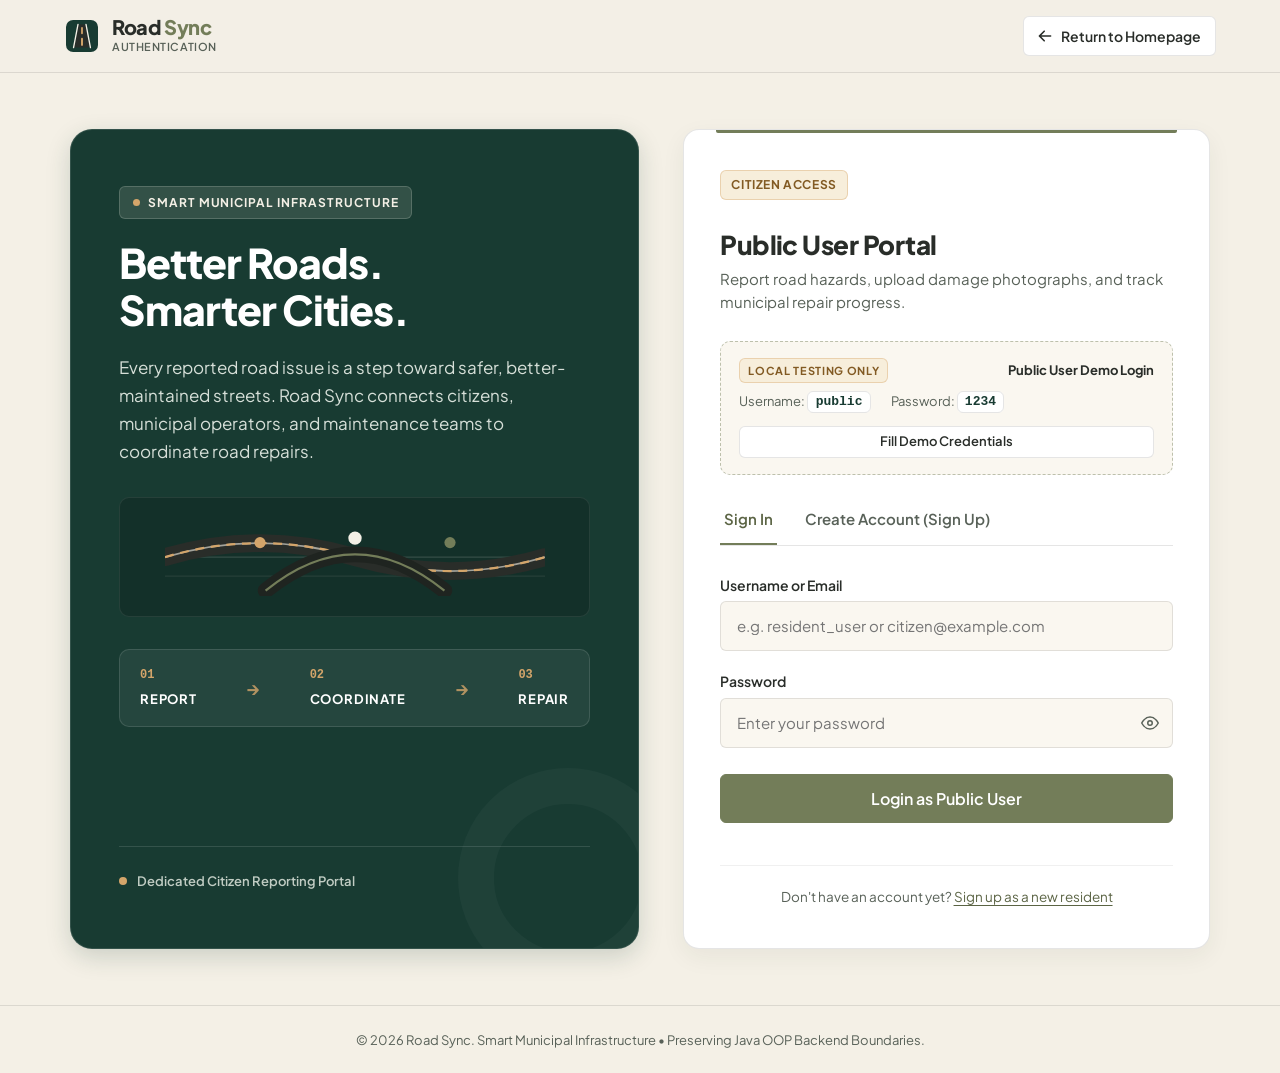
<file: frontend/users/track-status.html>
<!DOCTYPE html>
<html lang="en">
<head>
  <meta charset="UTF-8">
  <meta name="viewport" content="width=device-width, initial-scale=1.0">
  <title>Road Sync — Track Complaint Status</title>
  <meta name="description" content="Follow real-time municipal repair progress and resolution milestones for road hazards reported on the Road Sync civic network.">
  
  <!-- Favicon -->
  <link rel="icon" type="image/svg+xml" href="../assets/favicon.svg">
  
  <!-- Google Fonts: Plus Jakarta Sans -->
  <link rel="preconnect" href="https://fonts.googleapis.com">
  <link rel="preconnect" href="https://fonts.gstatic.com" crossorigin>
  <link href="https://fonts.googleapis.com/css2?family=Plus+Jakarta+Sans:wght@400;500;600;700;800&display=swap" rel="stylesheet">
  
  <!-- Main Stylesheet -->
  <link rel="stylesheet" href="../styles/style.css">
</head>
<body class="dashboard-page">

  <!-- Accessible Skip Link -->
  <a href="#tracking-main" class="skip-link">Skip to tracking progress content</a>

  <!-- ======================================================================
       Slide-Over Navigation Drawer
       ====================================================================== -->
  <div class="drawer-backdrop" id="drawerBackdrop" aria-hidden="true"></div>

  <aside class="dash-nav-drawer" id="navDrawer" aria-label="Citizen Navigation Drawer" role="dialog" aria-modal="true">
    <div class="drawer-header">
      <div class="drawer-brand">
        <div class="brand-logo-emblem" aria-hidden="true">
          <svg viewBox="0 0 36 36" width="28" height="28" fill="none">
            <rect width="36" height="36" rx="8" fill="#183B32"/>
            <path d="M9 31 L14 5 L22 5 L27 31 Z" fill="#292D29"/>
            <path d="M8.5 31 L13.5 5" stroke="#F4F0E6" stroke-width="1.5" stroke-linecap="round"/>
            <path d="M27.5 31 L22.5 5" stroke="#F4F0E6" stroke-width="1.5" stroke-linecap="round"/>
            <line x1="18" y1="9" x2="18" y2="15" stroke="#D4A56A" stroke-width="2" stroke-linecap="round"/>
            <line x1="18" y1="21" x2="18" y2="28" stroke="#D4A56A" stroke-width="2.2" stroke-linecap="round"/>
          </svg>
        </div>
        <div>
          <span class="drawer-brand-name">Road <span>Sync</span></span>
          <span class="drawer-brand-sub">Public Portal</span>
        </div>
      </div>
      <button type="button" class="drawer-close-btn" id="closeDrawerBtn" aria-label="Close navigation drawer">
        <svg viewBox="0 0 24 24" width="20" height="20" fill="none" stroke="currentColor" stroke-width="2" stroke-linecap="round" stroke-linejoin="round">
          <line x1="18" y1="6" x2="6" y2="18"></line>
          <line x1="6" y1="6" x2="18" y2="18"></line>
        </svg>
      </button>
    </div>

    <!-- User Snippet -->
    <div class="drawer-user-card">
      <div class="user-avatar-initials" aria-hidden="true">PS</div>
      <div class="drawer-user-meta">
        <span class="drawer-user-name">Priya Sharma</span>
        <span class="drawer-role-pill">
          <span class="status-dot" aria-hidden="true"></span>
          Public User
        </span>
      </div>
    </div>

        <!-- Navigation Menu Items (Clean 4-Item Menu: Dashboard, My Complaints, Track Status, Logout) -->
    <nav class="drawer-nav-section" aria-label="Citizen Portal Pages">
      <span class="drawer-nav-label">Navigation Menu</span>
      <ul class="drawer-nav-list">
        <li>
          <a href="dashboard-public.html" class="drawer-nav-link" data-page-link>
            <svg viewBox="0 0 20 20" width="18" height="18" fill="currentColor" aria-hidden="true">
              <path d="M10.707 2.293a1 1 0 00-1.414 0l-7 7a1 1 0 001.414 1.414L4 10.414V17a1 1 0 001 1h2a1 1 0 001-1v-2a1 1 0 011-1h2a1 1 0 011 1v2a1 1 0 001 1h2a1 1 0 001-1v-6.586l.293.293a1 1 0 001.414-1.414l-7-7z"/>
            </svg>
            <span>Dashboard</span>
          </a>
        </li>
        <li>
          <a href="my-complaints.html" class="drawer-nav-link" data-page-link>
            <svg viewBox="0 0 20 20" width="18" height="18" fill="currentColor" aria-hidden="true">
              <path d="M9 2a1 1 0 000 2h2a1 1 0 100-2H9z"/>
              <path fill-rule="evenodd" d="M4 5a2 2 0 012-2 3 3 0 003 3h2a3 3 0 003-3 2 2 0 012 2v11a2 2 0 01-2 2H6a2 2 0 01-2-2V5zm3 4a1 1 0 000 2h.01a1 1 0 100-2H7zm3 0a1 1 0 000 2h3a1 1 0 100-2h-3zm-3 4a1 1 0 100 2h.01a1 1 0 100-2H7zm3 0a1 1 0 100 2h3a1 1 0 100-2h-3z" clip-rule="evenodd"/>
            </svg>
            <span>My Complaints</span>
          </a>
        </li>
        <li>
          <a href="track-status.html" class="drawer-nav-link active" data-page-link>
            <svg viewBox="0 0 20 20" width="18" height="18" fill="currentColor" aria-hidden="true">
              <path fill-rule="evenodd" d="M10 18a8 8 0 100-16 8 8 0 000 16zm1-12a1 1 0 10-2 0v4a1 1 0 00.293.707l2.828 2.829a1 1 0 101.415-1.415L11 9.586V6z" clip-rule="evenodd"/>
            </svg>
            <span>Track Status</span>
          </a>
        </li>
      </ul>
    </nav>

    <!-- Drawer Footer with Logout (Item 4) -->
    <div class="drawer-footer">
      <button type="button" class="drawer-logout-btn js-logout-btn" id="drawerLogoutBtn">
        <svg viewBox="0 0 20 20" width="18" height="18" fill="currentColor" aria-hidden="true">
          <path fill-rule="evenodd" d="M3 3a1 1 0 00-1 1v12a1 1 0 102 0V4a1 1 0 00-1-1zm10.293 9.293a1 1 0 001.414 1.414l3-3a1 1 0 000-1.414l-3-3a1 1 0 10-1.414 1.414L14.586 9H7a1 1 0 100 2h7.586l-1.293 1.293z" clip-rule="evenodd"/>
        </svg>
        <span>Logout</span>
      </button>
    </div>
  </aside>

  <!-- ======================================================================
       Dashboard Top Navigation Bar
       ====================================================================== -->
  <header class="dash-navbar" role="banner">
    <div class="container dash-nav-container">
      
      <!-- Brand & Hamburger Group -->
      <div class="dash-brand-wrap">
        <button type="button" class="dash-hamburger-btn" id="hamburgerBtn" aria-label="Open portal navigation menu" aria-expanded="false" aria-controls="navDrawer">
          <svg viewBox="0 0 24 24" width="22" height="22" fill="none" stroke="currentColor" stroke-width="2.2" stroke-linecap="round" stroke-linejoin="round" aria-hidden="true">
            <line x1="3" y1="12" x2="21" y2="12"></line>
            <line x1="3" y1="6" x2="21" y2="6"></line>
            <line x1="3" y1="18" x2="21" y2="18"></line>
          </svg>
        </button>

        <a href="../index.html" class="brand-link" aria-label="Road Sync Homepage">
          <div class="brand-logo-emblem" aria-hidden="true">
            <svg viewBox="0 0 36 36" width="30" height="30" fill="none">
              <rect width="36" height="36" rx="8" fill="#183B32"/>
              <path d="M9 31 L14 5 L22 5 L27 31 Z" fill="#292D29"/>
              <path d="M8.5 31 L13.5 5" stroke="#F4F0E6" stroke-width="1.5" stroke-linecap="round"/>
              <path d="M27.5 31 L22.5 5" stroke="#F4F0E6" stroke-width="1.5" stroke-linecap="round"/>
              <line x1="18" y1="9" x2="18" y2="15" stroke="#D4A56A" stroke-width="2" stroke-linecap="round"/>
              <line x1="18" y1="21" x2="18" y2="28" stroke="#D4A56A" stroke-width="2.2" stroke-linecap="round"/>
            </svg>
          </div>
          <div class="brand-text-wrap">
            <span class="brand-name">Road <span>Sync</span></span>
            <span class="brand-subline">Citizen Portal</span>
          </div>
        </a>

        <div class="portal-role-tag" aria-label="Current Role: Public User">
          <span class="portal-role-dot" aria-hidden="true"></span>
          <span>Public User</span>
        </div>
      </div>

      

      <!-- Right User Controls -->
      <div class="dash-user-controls">
        <button type="button" class="user-profile-btn" id="userProfileBtn" aria-expanded="false" aria-haspopup="true" aria-label="Citizen user profile menu">
          <span class="user-avatar-initials" aria-hidden="true">PS</span>
          <span class="user-display-name">Priya</span>
          <svg viewBox="0 0 20 20" width="14" height="14" fill="currentColor" aria-hidden="true">
            <path fill-rule="evenodd" d="M5.293 7.293a1 1 0 011.414 0L10 10.586l3.293-3.293a1 1 0 111.414 1.414l-4 4a1 1 0 01-1.414 0l-4-4a1 1 0 010-1.414z" clip-rule="evenodd"/>
          </svg>
        </button>

        <!-- Dropdown Menu -->
        <div class="user-dropdown-menu" id="userDropdownMenu" role="menu">
          <div class="dropdown-header">
            <div class="user-avatar-initials large" aria-hidden="true">PS</div>
            <div class="dropdown-user-info">
              <span class="dropdown-user-name">Priya Sharma</span>
              <span class="dropdown-user-role">Public Resident • Tamil Nadu</span>
            </div>
          </div>
          <div class="dropdown-body">
            <div class="dropdown-info-item">
              <span class="info-label">Active Portal</span>
              <span class="info-value">Complaint Status Tracker</span>
            </div>
            <div class="dropdown-info-item">
              <span class="info-label">Workflow Standard</span>
              <span class="info-value">5-Stage Municipal Lifecycle</span>
            </div>
          </div>
          <div class="dropdown-footer">
            <button type="button" class="dropdown-action-btn js-logout-btn">
              <svg viewBox="0 0 20 20" width="14" height="14" fill="currentColor" aria-hidden="true">
                <path fill-rule="evenodd" d="M3 3a1 1 0 00-1 1v12a1 1 0 102 0V4a1 1 0 00-1-1zm10.293 9.293a1 1 0 001.414 1.414l3-3a1 1 0 000-1.414l-3-3a1 1 0 10-1.414 1.414L14.586 9H7a1 1 0 100 2h7.586l-1.293 1.293z" clip-rule="evenodd"/>
              </svg>
              <span>Logout</span>
            </button>
          </div>
        </div>
      </div>

    </div>
  </header>

  <!-- ======================================================================
       Main Content: Track Complaint Progress & Milestones
       ====================================================================== -->
  <main id="tracking-main" class="dash-main-area">
    <div class="container dash-content-container">

      <!-- Page Header -->
      <div class="portal-page-header">
        <div class="portal-page-title-group">
          <nav class="portal-breadcrumb" aria-label="Breadcrumb">
            <a href="dashboard-public.html">Dashboard</a>
            <span aria-hidden="true">/</span>
            <span aria-current="page">Track Status</span>
          </nav>
          <h1 class="portal-page-title">Track Complaint Status</h1>
          <p class="portal-page-desc">
            Follow the 4-stage municipal repair lifecycle from citizen registration to verified asphalt restoration.
          </p>
        </div>

        <div class="portal-header-actions">
          <a href="report-hazard.html" class="btn btn-secondary">
            <span>Report Another Hazard</span>
          </a>
        </div>
      </div>

      <!-- Complaint Selection Bar -->
      <section class="track-selector-bar" aria-label="Select complaint to track">
        <label for="trackingSelect" style="font-weight: 700; font-size: 0.875rem; color: var(--color-charcoal); white-space: nowrap;">
          Select Complaint to Track:
        </label>
        <select id="trackingSelect" class="track-select-dropdown" aria-label="Select complaint ticket">
          <!-- Populated dynamically via track-status.js -->
        </select>
      </section>

      <!-- Active Tracked Item Container (Rendered when complaints exist) -->
      <div id="trackedItemWrapper">
        
        <!-- Summary Header Card -->
        <article class="dash-card" id="trackedSummaryCard" style="margin-bottom: 2rem;">
          <!-- Dynamically populated via track-status.js -->
        </article>

        <!-- 4-Stage Milestone Progress Stepper -->
        <section class="stepper-progress-box" aria-labelledby="stepperTitle">
          <h2 class="stepper-header-title" id="stepperTitle">Municipal Resolution Milestones</h2>
          
          <div class="tracking-stepper-timeline" id="stepperTimeline">
            <!-- Dynamically populated via track-status.js -->
          </div>
        </section>

      </div>

      <!-- Empty State (Shown when 0 complaints exist) -->
      <div id="trackingEmptyState" class="complaints-empty-state" style="display: none;">
        <div class="empty-icon-wrap" aria-hidden="true">
          <svg viewBox="0 0 24 24" width="44" height="44" fill="none" stroke="currentColor" stroke-width="1.5">
            <circle cx="12" cy="12" r="10"></circle>
            <polyline points="12 6 12 12 14 14"></polyline>
          </svg>
        </div>
        <h3 class="empty-title">No Complaints Available to Track</h3>
        <p class="empty-desc">You do not have any complaint records in this session. Submit a road defect report to track its repair milestones.</p>
        <a href="report-hazard.html" class="btn btn-primary">
          <span>Report Road Hazard</span>
        </a>
      </div>

    </div>
  </main>

  <!-- ======================================================================
       Dashboard Footer
       ====================================================================== -->
  <footer class="dash-footer" role="contentinfo">
    <div class="container dash-footer-container">
      <div class="dash-footer-left">
        <strong>Road Sync</strong>
        <span>• Municipal Resolution Tracker</span>
      </div>
      
    </div>
  </footer>

  <!-- Scripts -->
  <script src="../js/config.js"></script>
  <script src="../js/api-client.js"></script>
  <script src="../js/public-store.js"></script>
  <script src="../js/public-nav.js"></script>
  <script src="../js/track-status.js"></script>
</body>
</html>
</file>
<file: frontend/styles/style.css>
/* ==========================================================================
   Road Sync — Design System: "Earth & Asphalt"
   Stage 1: Public Homepage & Brand Identity
   ========================================================================== */

/* --------------------------------------------------------------------------
   1. Design Tokens & CSS Custom Properties
   -------------------------------------------------------------------------- */
:root {
  /* Brand Palette */
  --color-limestone: #F4F0E6;       /* Warm limestone outer page background */
  --color-hero-panel: #183B32;      /* Deep forest-green hero panel */
  --color-charcoal: #292D29;        /* Asphalt-charcoal text & headings */
  --color-charcoal-light: #3D443D;  /* Lighter charcoal for subtle headings */
  --color-text-muted: #586158;      /* Readable secondary body copy */
  --color-olive: #737D59;           /* Moss olive primary button & active states */
  --color-olive-dark: #5B6444;      /* Deep olive for button hover states */
  --color-olive-tint: #EBEFE3;      /* Soft olive tint for badges */
  --color-ochre: #D4A56A;           /* Road-marking ochre accent */
  --color-ochre-light: #F7EEDB;     /* Warm ochre badge background */
  --color-white: #FFFFFF;           /* Card surfaces & clean contrast */

  /* Neutral Surface & Border Tokens */
  --color-surface-card: #FFFFFF;
  --color-surface-alt: #FAF7F0;
  --color-border: rgba(41, 45, 41, 0.12);
  --color-border-subtle: rgba(41, 45, 41, 0.07);
  --color-border-dark: rgba(244, 240, 230, 0.15);

  /* Typography */
  --font-primary: 'Plus Jakarta Sans', system-ui, -apple-system, BlinkMacSystemFont, 'Segoe UI', Roboto, sans-serif;
  --font-mono: ui-monospace, 'SFMono-Regular', Menlo, Monaco, Consolas, monospace;

  /* Spacing Scale */
  --space-2xs: 0.25rem;
  --space-xs:  0.5rem;
  --space-sm:  0.75rem;
  --space-md:  1rem;
  --space-lg:  1.5rem;
  --space-xl:  2rem;
  --space-2xl: 3rem;
  --space-3xl: 4.5rem;
  --space-4xl: 6rem;

  /* Layout */
  --container-max-width: 1200px;
  --container-padding: 1.5rem;
  --border-radius-sm: 6px;
  --border-radius-md: 10px;
  --border-radius-lg: 16px;
  --border-radius-xl: 22px;

  /* Transitions */
  --transition-fast: 0.18s ease;
  --transition-normal: 0.25s ease;

  /* Focus Indicator */
  --focus-ring: 2px solid var(--color-olive);
  --focus-offset: 3px;
}

/* --------------------------------------------------------------------------
   2. Reset & Base Styles
   -------------------------------------------------------------------------- */
*,
*::before,
*::after {
  box-sizing: border-box;
  margin: 0;
  padding: 0;
}

html {
  font-size: 16px;
  scroll-behavior: smooth;
  scroll-padding-top: 5rem;
  -webkit-text-size-adjust: 100%;
}

body {
  font-family: var(--font-primary);
  background-color: var(--color-limestone);
  color: var(--color-charcoal);
  line-height: 1.6;
  font-weight: 400;
  text-rendering: optimizeLegibility;
  -webkit-font-smoothing: antialiased;
  min-height: 100vh;
}

img, svg {
  display: block;
  max-width: 100%;
}

button, input, select, textarea {
  font: inherit;
}

a {
  color: inherit;
  text-decoration: none;
}

ul, ol {
  list-style: none;
}

/* Accessible Skip Link */
.skip-link {
  position: absolute;
  top: -100px;
  left: 1.5rem;
  background: var(--color-charcoal);
  color: var(--color-limestone);
  padding: 0.75rem 1.25rem;
  border-radius: var(--border-radius-sm);
  z-index: 9999;
  font-weight: 600;
  transition: top var(--transition-fast);
}

.skip-link:focus {
  top: 1rem;
  outline: 2px solid var(--color-ochre);
}

/* Accessible Focus States */
:focus-visible {
  outline: var(--focus-ring);
  outline-offset: var(--focus-offset);
}

/* Container Utility */
.container {
  width: 100%;
  max-width: var(--container-max-width);
  margin-left: auto;
  margin-right: auto;
  padding-left: var(--container-padding);
  padding-right: var(--container-padding);
}

/* --------------------------------------------------------------------------
   3. Header & Navigation
   -------------------------------------------------------------------------- */
.site-header {
  position: sticky;
  top: 0;
  z-index: 1000;
  background-color: rgba(244, 240, 230, 0.94);
  backdrop-filter: blur(8px);
  -webkit-backdrop-filter: blur(8px);
  border-bottom: 1px solid var(--color-border);
  transition: background-color var(--transition-fast), border-color var(--transition-fast);
}

.navbar {
  display: flex;
  align-items: center;
  justify-content: space-between;
  height: 4.5rem;
  gap: var(--space-md);
}

/* Brand Wordmark & Emblem */
.brand-link {
  display: inline-flex;
  align-items: center;
  gap: 0.75rem;
  font-weight: 700;
  color: var(--color-charcoal);
  text-decoration: none;
}

.brand-logo-emblem {
  width: 36px;
  height: 36px;
  flex-shrink: 0;
  display: flex;
  align-items: center;
  justify-content: center;
}

.brand-text-wrap {
  display: flex;
  flex-direction: column;
}

.brand-name {
  font-size: 1.25rem;
  font-weight: 800;
  letter-spacing: -0.02em;
  color: var(--color-charcoal);
  line-height: 1.1;
}

.brand-name span {
  color: var(--color-olive);
}

.brand-subline {
  font-size: 0.6875rem;
  font-weight: 600;
  letter-spacing: 0.05em;
  text-transform: uppercase;
  color: var(--color-text-muted);
}

/* Navigation Links */
.nav-menu {
  display: flex;
  align-items: center;
  gap: 1.75rem;
}

.nav-link {
  font-size: 0.9375rem;
  font-weight: 500;
  color: var(--color-charcoal);
  padding: 0.5rem 0.25rem;
  position: relative;
  transition: color var(--transition-fast);
}

.nav-link::after {
  content: '';
  position: absolute;
  bottom: 0;
  left: 0;
  width: 0;
  height: 2px;
  background-color: var(--color-olive);
  transition: width var(--transition-fast);
}

.nav-link:hover,
.nav-link:focus-visible {
  color: var(--color-olive);
}

.nav-link:hover::after,
.nav-link:focus-visible::after {
  width: 100%;
}

.nav-actions {
  display: flex;
  align-items: center;
  gap: 1rem;
}

/* Mobile Toggle Button */
.nav-toggle {
  display: none;
  background: transparent;
  border: 1px solid var(--color-border);
  border-radius: var(--border-radius-sm);
  padding: 0.5rem;
  color: var(--color-charcoal);
  cursor: pointer;
  align-items: center;
  justify-content: center;
  width: 42px;
  height: 42px;
}

.nav-toggle:hover {
  background-color: rgba(41, 45, 41, 0.05);
}

/* --------------------------------------------------------------------------
   4. Buttons & Badges
   -------------------------------------------------------------------------- */
.btn {
  display: inline-flex;
  align-items: center;
  justify-content: center;
  gap: 0.5rem;
  font-size: 0.9375rem;
  font-weight: 600;
  line-height: 1.2;
  padding: 0.75rem 1.4rem;
  border-radius: var(--border-radius-sm);
  border: 1px solid transparent;
  cursor: pointer;
  transition: background-color var(--transition-fast), color var(--transition-fast), border-color var(--transition-fast), transform var(--transition-fast);
  text-decoration: none;
  white-space: nowrap;
}

.btn:active {
  transform: translateY(1px);
}

/* Primary Olive Button */
.btn-primary {
  background-color: var(--color-olive);
  color: var(--color-white);
  border-color: var(--color-olive);
}

.btn-primary:hover {
  background-color: var(--color-olive-dark);
  border-color: var(--color-olive-dark);
}

/* Secondary Button (Limestone Surface) */
.btn-secondary {
  background-color: transparent;
  color: var(--color-charcoal);
  border-color: var(--color-border);
}

.btn-secondary:hover {
  background-color: rgba(41, 45, 41, 0.06);
  border-color: var(--color-charcoal);
}

/* Dark Hero Buttons */
.btn-hero-primary {
  background-color: var(--color-olive);
  color: var(--color-white);
  border-color: var(--color-olive);
  box-shadow: 0 2px 8px rgba(0, 0, 0, 0.15);
}

.btn-hero-primary:hover {
  background-color: #838E66;
  border-color: #838E66;
}

.btn-hero-secondary {
  background-color: rgba(244, 240, 230, 0.08);
  color: var(--color-limestone);
  border-color: rgba(244, 240, 230, 0.28);
}

.btn-hero-secondary:hover {
  background-color: rgba(244, 240, 230, 0.16);
  border-color: var(--color-limestone);
}

/* Eyebrow & Badges */
.badge-eyebrow {
  display: inline-flex;
  align-items: center;
  gap: 0.5rem;
  font-size: 0.75rem;
  font-weight: 700;
  text-transform: uppercase;
  letter-spacing: 0.08em;
  padding: 0.35rem 0.8rem;
  border-radius: var(--border-radius-sm);
  margin-bottom: 1.25rem;
}

.badge-dark {
  background-color: rgba(244, 240, 230, 0.12);
  color: var(--color-limestone);
  border: 1px solid rgba(244, 240, 230, 0.18);
}

.badge-dark .badge-dot {
  width: 7px;
  height: 7px;
  background-color: var(--color-ochre);
  border-radius: 50%;
  display: inline-block;
}

.badge-light {
  background-color: var(--color-ochre-light);
  color: #7A531C;
  border: 1px solid rgba(212, 165, 106, 0.35);
}

.badge-olive {
  background-color: var(--color-olive-tint);
  color: #495233;
  border: 1px solid rgba(115, 125, 89, 0.25);
}

/* --------------------------------------------------------------------------
   5. Hero Section (Image Stage with Text Overlay)
   -------------------------------------------------------------------------- */
.hero-section {
  padding-top: var(--space-xl);
  padding-bottom: var(--space-2xl);
}

.hero-image-stage {
  position: relative;
  width: 100%;
  border-radius: var(--border-radius-xl);
  overflow: hidden;
  border: 1px solid var(--color-border);
  min-height: 480px;
  max-height: 600px;
  background-color: var(--color-hero-panel);
  display: flex;
  align-items: flex-end;
  box-shadow: 0 4px 20px rgba(24, 59, 50, 0.12);
}

.hero-image-stage .hero-image {
  width: 100%;
  height: 100%;
  object-fit: cover;
  object-position: center;
  position: absolute;
  top: 0;
  left: 0;
  z-index: 1;
  display: block;
}

.hero-overlay {
  position: relative;
  z-index: 2;
  width: 100%;
  padding: 4rem 3.5rem 3rem;
  background: linear-gradient(
    180deg,
    rgba(24, 59, 50, 0.1) 0%,
    rgba(24, 59, 50, 0.52) 45%,
    rgba(24, 59, 50, 0.88) 100%
  );
  display: flex;
  flex-direction: column;
  justify-content: flex-end;
}

.hero-title {
  font-size: clamp(2.25rem, 5vw, 3.75rem);
  font-weight: 800;
  line-height: 1.12;
  letter-spacing: -0.025em;
  color: var(--color-white);
  margin-bottom: 1.5rem;
  max-width: 800px;
  text-shadow: 0 2px 10px rgba(0, 0, 0, 0.45);
}

.hero-actions {
  display: flex;
  flex-wrap: wrap;
  align-items: center;
  gap: 1rem;
}

/* Graceful Fallback if image fails to load */
.hero-visual-fallback {
  display: none;
  position: relative;
  z-index: 2;
  padding: 5rem 2rem;
  text-align: center;
  background-color: #152F28;
  color: var(--color-limestone);
  width: 100%;
}

.hero-image-stage.fallback-active .hero-image {
  display: none;
}

.hero-image-stage.fallback-active .hero-visual-fallback {
  display: block;
}

/* --------------------------------------------------------------------------
   6. Section Headers (Shared Editorial Architecture)
   -------------------------------------------------------------------------- */
.section {
  padding-top: var(--space-3xl);
  padding-bottom: var(--space-3xl);
}

.section-header {
  text-align: center;
  max-width: 760px;
  margin-left: auto;
  margin-right: auto;
  margin-bottom: var(--space-3xl);
}

.section-header-left {
  text-align: left;
  margin-left: 0;
  margin-right: 0;
}

.section-title {
  font-size: clamp(1.875rem, 3.5vw, 2.75rem);
  font-weight: 800;
  line-height: 1.15;
  letter-spacing: -0.025em;
  color: var(--color-charcoal);
  margin-bottom: 1rem;
}

.section-subtitle {
  font-size: 1.125rem;
  color: var(--color-text-muted);
  line-height: 1.6;
  font-weight: 400;
}

/* --------------------------------------------------------------------------
   7. How It Works Section (3-Step Lifecycle)
   -------------------------------------------------------------------------- */
.steps-grid {
  display: grid;
  grid-template-columns: repeat(3, 1fr);
  gap: 1.75rem;
  position: relative;
}

.step-card {
  background-color: var(--color-surface-card);
  border: 1px solid var(--color-border);
  border-radius: var(--border-radius-lg);
  padding: 2.25rem 2rem;
  display: flex;
  flex-direction: column;
  position: relative;
  transition: transform var(--transition-fast), border-color var(--transition-fast);
}

.step-card:hover {
  border-color: rgba(41, 45, 41, 0.28);
  transform: translateY(-2px);
}

.step-top {
  display: flex;
  align-items: center;
  justify-content: space-between;
  margin-bottom: 1.5rem;
}

.step-number {
  font-family: var(--font-mono);
  font-size: 1.125rem;
  font-weight: 700;
  color: #A3763D;
  background-color: var(--color-ochre-light);
  border: 1px solid rgba(212, 165, 106, 0.35);
  padding: 0.25rem 0.65rem;
  border-radius: var(--border-radius-sm);
  display: inline-block;
}

.step-icon-wrap {
  width: 44px;
  height: 44px;
  border-radius: var(--border-radius-sm);
  background-color: var(--color-surface-alt);
  border: 1px solid var(--color-border-subtle);
  display: flex;
  align-items: center;
  justify-content: center;
  color: var(--color-olive);
}

.step-title {
  font-size: 1.375rem;
  font-weight: 700;
  color: var(--color-charcoal);
  margin-bottom: 0.75rem;
}

.step-description {
  font-size: 0.9375rem;
  color: var(--color-text-muted);
  line-height: 1.6;
  margin-bottom: 1.25rem;
  flex-grow: 1;
}

.step-tags {
  display: flex;
  flex-wrap: wrap;
  gap: 0.4rem;
  padding-top: 1rem;
  border-top: 1px solid var(--color-border-subtle);
}

.step-tag {
  font-size: 0.75rem;
  font-weight: 600;
  color: var(--color-charcoal);
  background-color: var(--color-surface-alt);
  padding: 0.2rem 0.55rem;
  border-radius: var(--border-radius-sm);
  border: 1px solid var(--color-border-subtle);
}

/* --------------------------------------------------------------------------
   8. Features Section (6-Card Responsive Grid)
   -------------------------------------------------------------------------- */
.features-grid {
  display: grid;
  grid-template-columns: repeat(3, 1fr);
  gap: 1.5rem;
}

.feature-card {
  background-color: var(--color-surface-card);
  border: 1px solid var(--color-border);
  border-radius: var(--border-radius-md);
  padding: 2rem 1.75rem;
  display: flex;
  flex-direction: column;
  transition: transform var(--transition-fast), border-color var(--transition-fast);
}

.feature-card:hover {
  border-color: rgba(41, 45, 41, 0.25);
  transform: translateY(-2px);
}

.feature-icon-box {
  width: 46px;
  height: 46px;
  background-color: var(--color-olive-tint);
  border: 1px solid rgba(115, 125, 89, 0.2);
  border-radius: var(--border-radius-sm);
  display: flex;
  align-items: center;
  justify-content: center;
  color: var(--color-olive-dark);
  margin-bottom: 1.25rem;
}

.feature-title {
  font-size: 1.1875rem;
  font-weight: 700;
  color: var(--color-charcoal);
  margin-bottom: 0.65rem;
  letter-spacing: -0.01em;
}

.feature-description {
  font-size: 0.9375rem;
  color: var(--color-text-muted);
  line-height: 1.6;
}

/* --------------------------------------------------------------------------
   9. Login Section (Directly Below Hero)
   -------------------------------------------------------------------------- */
.login-section,
.roles-section {
  background-color: #EDE8DC;
  border-top: 1px solid var(--color-border);
  border-bottom: 1px solid var(--color-border);
  padding-top: var(--space-2xl);
  padding-bottom: var(--space-3xl);
}

.login-section .section-header {
  margin-bottom: var(--space-2xl);
}

.roles-grid {
  display: grid;
  grid-template-columns: repeat(3, 1fr);
  gap: 1.75rem;
}

.role-card {
  background-color: var(--color-surface-card);
  border: 1px solid var(--color-border);
  border-radius: var(--border-radius-lg);
  padding: 2.25rem 2rem;
  display: flex;
  flex-direction: column;
  justify-content: space-between;
  position: relative;
  transition: transform var(--transition-fast), border-color var(--transition-fast), box-shadow var(--transition-fast);
}

.role-card:hover {
  transform: translateY(-3px);
  border-color: var(--color-olive);
  box-shadow: 0 6px 18px rgba(41, 45, 41, 0.06);
}

/* Subtle top road stripe accent for each card */
.role-card::before {
  content: '';
  position: absolute;
  top: 0;
  left: 2rem;
  right: 2rem;
  height: 3px;
  background-color: transparent;
  border-radius: 0 0 2px 2px;
  transition: background-color var(--transition-fast);
}

.role-card:hover::before {
  background-color: var(--color-olive);
}

.role-header {
  margin-bottom: 1.75rem;
}

.role-badge {
  font-size: 0.75rem;
  font-weight: 700;
  text-transform: uppercase;
  letter-spacing: 0.05em;
  padding: 0.25rem 0.65rem;
  border-radius: var(--border-radius-sm);
  display: inline-block;
  margin-bottom: 1rem;
}

.role-badge.public {
  background-color: var(--color-ochre-light);
  color: #825A23;
  border: 1px solid rgba(212, 165, 106, 0.4);
}

.role-badge.operator {
  background-color: var(--color-olive-tint);
  color: #4C5635;
  border: 1px solid rgba(115, 125, 89, 0.3);
}

.role-badge.crew {
  background-color: #E6EAE5;
  color: var(--color-charcoal);
  border: 1px solid rgba(41, 45, 41, 0.15);
}

.role-title {
  font-size: 1.5rem;
  font-weight: 800;
  color: var(--color-charcoal);
  letter-spacing: -0.015em;
  margin-bottom: 0.75rem;
}

.role-description {
  font-size: 0.9375rem;
  color: var(--color-text-muted);
  line-height: 1.6;
}

.role-action {
  width: 100%;
  margin-top: 1.75rem;
}

/* --------------------------------------------------------------------------
   10. About Section
   -------------------------------------------------------------------------- */
.about-grid {
  display: grid;
  grid-template-columns: 1.1fr 0.9fr;
  gap: 3.5rem;
  align-items: center;
}

.about-narrative h2 {
  margin-bottom: 1.25rem;
}

.about-p {
  font-size: 1.0625rem;
  color: var(--color-text-muted);
  margin-bottom: 1.25rem;
  line-height: 1.65;
}

.about-pillars {
  display: flex;
  flex-direction: column;
  gap: 1.25rem;
}

.pillar-card {
  background-color: var(--color-surface-card);
  border: 1px solid var(--color-border);
  border-radius: var(--border-radius-md);
  padding: 1.5rem;
  display: flex;
  gap: 1.25rem;
}

.pillar-icon-box {
  width: 40px;
  height: 40px;
  flex-shrink: 0;
  background-color: var(--color-surface-alt);
  border: 1px solid var(--color-border-subtle);
  border-radius: var(--border-radius-sm);
  display: flex;
  align-items: center;
  justify-content: center;
  color: var(--color-olive);
}

.pillar-title {
  font-size: 1.0625rem;
  font-weight: 700;
  color: var(--color-charcoal);
  margin-bottom: 0.35rem;
}

.pillar-desc {
  font-size: 0.875rem;
  color: var(--color-text-muted);
  line-height: 1.55;
}

/* --------------------------------------------------------------------------
   11. Testimonials Section (Demonstration Scenarios)
   -------------------------------------------------------------------------- */
.testimonials-section {
  background-color: var(--color-limestone);
}

.demo-disclaimer-pill {
  display: inline-flex;
  align-items: center;
  gap: 0.5rem;
  font-size: 0.8125rem;
  font-weight: 600;
  color: #7A531C;
  background-color: var(--color-ochre-light);
  border: 1px solid rgba(212, 165, 106, 0.4);
  padding: 0.35rem 0.85rem;
  border-radius: var(--border-radius-sm);
  margin-top: 0.75rem;
}

.testimonials-grid {
  display: grid;
  grid-template-columns: repeat(3, 1fr);
  gap: 1.5rem;
}

.testimonial-card {
  background-color: var(--color-surface-card);
  border: 1px solid var(--color-border);
  border-radius: var(--border-radius-md);
  padding: 2rem 1.75rem;
  display: flex;
  flex-direction: column;
}

.scenario-label {
  font-size: 0.6875rem;
  font-weight: 700;
  text-transform: uppercase;
  letter-spacing: 0.05em;
  color: var(--color-olive);
  margin-bottom: 1rem;
}

.testimonial-quote {
  font-size: 0.9375rem;
  font-style: italic;
  color: var(--color-charcoal);
  line-height: 1.6;
  margin-bottom: 1.5rem;
  flex-grow: 1;
}

.testimonial-author {
  display: flex;
  align-items: center;
  gap: 0.75rem;
  padding-top: 1rem;
  border-top: 1px solid var(--color-border-subtle);
}

.author-avatar {
  width: 36px;
  height: 36px;
  border-radius: 50%;
  background-color: var(--color-surface-alt);
  border: 1px solid var(--color-border);
  display: flex;
  align-items: center;
  justify-content: center;
  font-size: 0.75rem;
  font-weight: 700;
  color: var(--color-charcoal);
}

.author-name {
  font-size: 0.875rem;
  font-weight: 700;
  color: var(--color-charcoal);
  line-height: 1.2;
}

.author-role {
  font-size: 0.75rem;
  color: var(--color-text-muted);
}

/* --------------------------------------------------------------------------
   12. Footer
   -------------------------------------------------------------------------- */
.site-footer {
  background-color: #212521;
  color: #D6DFD8;
  border-top: 1px solid rgba(255, 255, 255, 0.1);
  padding-top: var(--space-4xl);
  padding-bottom: var(--space-2xl);
}

.footer-top {
  display: grid;
  grid-template-columns: 1.6fr 1fr 1fr;
  gap: 3.5rem;
  margin-bottom: var(--space-3xl);
}

.footer-brand-wrap {
  display: flex;
  flex-direction: column;
  gap: 1rem;
}

.footer-brand {
  display: inline-flex;
  align-items: center;
  gap: 0.75rem;
  color: var(--color-white);
  font-weight: 700;
}

.footer-brand .brand-name {
  color: var(--color-white);
}

.footer-brand .brand-name span {
  color: #97A376;
}

.footer-description {
  font-size: 0.9375rem;
  line-height: 1.6;
  color: #A3ACA5;
  max-width: 420px;
}

.footer-tagline-badge {
  display: inline-flex;
  align-items: center;
  gap: 0.5rem;
  font-size: 0.75rem;
  font-weight: 600;
  color: var(--color-ochre);
  margin-top: 0.5rem;
}

.footer-col-title {
  font-size: 0.875rem;
  font-weight: 700;
  text-transform: uppercase;
  letter-spacing: 0.05em;
  color: var(--color-white);
  margin-bottom: 1.25rem;
}

.footer-links {
  display: flex;
  flex-direction: column;
  gap: 0.75rem;
}

.footer-link {
  font-size: 0.875rem;
  color: #B5BEB7;
  transition: color var(--transition-fast);
}

.footer-link:hover,
.footer-link:focus-visible {
  color: var(--color-white);
}

.footer-bottom {
  padding-top: var(--space-xl);
  border-top: 1px solid rgba(255, 255, 255, 0.1);
  display: flex;
  align-items: center;
  justify-content: space-between;
  flex-wrap: wrap;
  gap: 1rem;
  font-size: 0.8125rem;
  color: #8D968F;
}

.footer-copy {
  margin: 0;
}

.footer-meta {
  display: flex;
  gap: 1.5rem;
}

/* --------------------------------------------------------------------------
   13. Native Accessible Modal Dialog
   -------------------------------------------------------------------------- */
.modal-dialog {
  border: 1px solid var(--color-border);
  border-radius: var(--border-radius-lg);
  padding: 0;
  background-color: var(--color-surface-card);
  color: var(--color-charcoal);
  width: 90%;
  max-width: 520px;
  box-shadow: 0 12px 32px rgba(41, 45, 41, 0.2);
  margin: auto;
}

.modal-dialog::backdrop {
  background: rgba(24, 59, 50, 0.55);
  backdrop-filter: blur(4px);
  -webkit-backdrop-filter: blur(4px);
}

.modal-inner {
  padding: 2.25rem 2rem;
  position: relative;
}

.modal-close-btn {
  position: absolute;
  top: 1.25rem;
  right: 1.25rem;
  background: transparent;
  border: 1px solid var(--color-border);
  border-radius: var(--border-radius-sm);
  width: 34px;
  height: 34px;
  display: flex;
  align-items: center;
  justify-content: center;
  cursor: pointer;
  color: var(--color-charcoal);
  transition: background-color var(--transition-fast);
}

.modal-close-btn:hover {
  background-color: rgba(41, 45, 41, 0.08);
}

.modal-badge {
  display: inline-block;
  font-size: 0.75rem;
  font-weight: 700;
  text-transform: uppercase;
  letter-spacing: 0.05em;
  padding: 0.25rem 0.65rem;
  border-radius: var(--border-radius-sm);
  margin-bottom: 1rem;
}

.modal-title {
  font-size: 1.375rem;
  font-weight: 800;
  color: var(--color-charcoal);
  letter-spacing: -0.015em;
  margin-bottom: 0.75rem;
  line-height: 1.25;
}

.modal-body {
  font-size: 0.9375rem;
  color: var(--color-text-muted);
  line-height: 1.6;
  margin-bottom: 1.5rem;
}

.modal-notice-box {
  background-color: var(--color-surface-alt);
  border-left: 3px solid var(--color-ochre);
  padding: 0.85rem 1rem;
  border-radius: 0 var(--border-radius-sm) var(--border-radius-sm) 0;
  font-size: 0.8125rem;
  color: var(--color-charcoal);
  margin-bottom: 1.75rem;
}

.modal-actions {
  display: flex;
  justify-content: flex-end;
  gap: 0.75rem;
}

/* --------------------------------------------------------------------------
   14. Responsive Media Queries
   -------------------------------------------------------------------------- */
@media (max-width: 1024px) {
  .steps-grid,
  .features-grid,
  .roles-grid,
  .testimonials-grid {
    grid-template-columns: repeat(2, 1fr);
  }

  .about-grid {
    grid-template-columns: 1fr;
    gap: 2.5rem;
  }

  .footer-top {
    grid-template-columns: 1fr 1fr;
    gap: 2.5rem;
  }

  .footer-brand-wrap {
    grid-column: span 2;
  }
}

@media (max-width: 768px) {
  .navbar {
    height: 4rem;
  }

  .nav-menu {
    position: fixed;
    top: 4rem;
    left: 0;
    right: 0;
    background-color: var(--color-limestone);
    border-bottom: 1px solid var(--color-border);
    flex-direction: column;
    padding: 1.5rem var(--container-padding);
    gap: 1.25rem;
    box-shadow: 0 8px 24px rgba(41, 45, 41, 0.1);
    transform: translateY(-120%);
    opacity: 0;
    pointer-events: none;
    transition: transform var(--transition-normal), opacity var(--transition-normal);
  }

  .nav-menu.is-open {
    transform: translateY(0);
    opacity: 1;
    pointer-events: auto;
  }

  .nav-toggle {
    display: inline-flex;
  }

  .nav-actions .btn-primary {
    display: none;
  }

  .hero-image-stage {
    min-height: 380px;
    max-height: 480px;
  }

  .hero-overlay {
    padding: 2.25rem 1.5rem;
  }

  .hero-title {
    font-size: 2.25rem;
  }

  .hero-actions {
    flex-direction: column;
    align-items: stretch;
  }

  .hero-actions .btn {
    width: 100%;
  }

  .steps-grid,
  .features-grid,
  .roles-grid,
  .testimonials-grid {
    grid-template-columns: 1fr;
    gap: 1.25rem;
  }

  .footer-top {
    grid-template-columns: 1fr;
    gap: 2rem;
  }

  .footer-brand-wrap {
    grid-column: span 1;
  }

  .footer-bottom {
    flex-direction: column;
    align-items: flex-start;
  }
}

/* --------------------------------------------------------------------------
   15. Authentication Screens & Role Flows (Stage 2)
   -------------------------------------------------------------------------- */
.auth-page {
  min-height: 100vh;
  display: flex;
  flex-direction: column;
  background-color: var(--color-limestone);
}

.auth-header {
  border-bottom: 1px solid var(--color-border);
  background-color: rgba(244, 240, 230, 0.95);
  padding: 1rem 0;
}

.auth-nav {
  display: flex;
  align-items: center;
  justify-content: space-between;
}

.auth-back-link {
  display: inline-flex;
  align-items: center;
  gap: 0.5rem;
  font-size: 0.875rem;
  font-weight: 600;
  color: var(--color-charcoal);
  padding: 0.5rem 0.85rem;
  border-radius: var(--border-radius-sm);
  border: 1px solid var(--color-border);
  background-color: var(--color-white);
  transition: all var(--transition-fast);
}

.auth-back-link:hover {
  background-color: var(--color-surface-alt);
  border-color: var(--color-charcoal);
  color: var(--color-olive-dark);
}

.auth-main {
  flex-grow: 1;
  display: flex;
  align-items: center;
  justify-content: center;
  padding: 3.5rem 1.5rem;
}

/* Split-Screen Layout (Branding Panel + Login Form) */
.auth-split-layout {
  display: grid;
  grid-template-columns: 1.08fr 1fr;
  gap: 2.75rem;
  align-items: stretch;
  width: 100%;
  max-width: 1140px;
  margin: 0 auto;
}

/* LEFT SIDE — BRANDING AND INFORMATION */
.auth-brand-panel {
  background-color: var(--color-hero-panel);
  color: var(--color-limestone);
  border-radius: var(--border-radius-xl);
  border: 1px solid rgba(255, 255, 255, 0.12);
  padding: 3.5rem 3rem;
  display: flex;
  flex-direction: column;
  justify-content: space-between;
  box-shadow: 0 8px 24px rgba(24, 59, 50, 0.18);
  position: relative;
  overflow: hidden;
}

.auth-brand-panel::after {
  content: '';
  position: absolute;
  bottom: -40px;
  right: -40px;
  width: 220px;
  height: 220px;
  border-radius: 50%;
  border: 36px solid rgba(255, 255, 255, 0.03);
  pointer-events: none;
}

.brand-panel-headline {
  font-size: clamp(2rem, 3.2vw, 2.75rem);
  font-weight: 800;
  line-height: 1.15;
  letter-spacing: -0.025em;
  color: var(--color-white);
  margin-bottom: 1.25rem;
}

.brand-panel-text {
  font-size: 1.0625rem;
  line-height: 1.65;
  color: #D6DFD8;
  margin-bottom: 2rem;
  max-width: 480px;
}

/* Road Graphic Wrap */
.road-graphic-wrap {
  margin: 1.25rem 0 2rem;
  padding: 1.25rem;
  background-color: rgba(0, 0, 0, 0.18);
  border: 1px solid rgba(255, 255, 255, 0.08);
  border-radius: var(--border-radius-md);
  display: flex;
  align-items: center;
  justify-content: center;
}

.road-graphic-svg {
  width: 100%;
  max-width: 380px;
  height: auto;
}

/* Three-Step Visual Sequence: REPORT -> COORDINATE -> REPAIR */
.workflow-strip {
  display: flex;
  align-items: center;
  justify-content: space-between;
  background-color: rgba(255, 255, 255, 0.06);
  border: 1px solid rgba(255, 255, 255, 0.12);
  border-radius: var(--border-radius-md);
  padding: 1rem 1.25rem;
  margin-bottom: 2rem;
  gap: 0.5rem;
}

.workflow-step {
  display: flex;
  flex-direction: column;
  gap: 0.2rem;
}

.workflow-step .step-num {
  font-family: var(--font-mono);
  font-size: 0.75rem;
  font-weight: 700;
  color: var(--color-ochre);
}

.workflow-step .step-label {
  font-size: 0.8125rem;
  font-weight: 700;
  letter-spacing: 0.06em;
  color: var(--color-white);
}

.workflow-arrow {
  color: var(--color-ochre);
  font-weight: 700;
  font-size: 1.125rem;
  opacity: 0.8;
}

/* Left Panel Role Callout */
.brand-panel-role-callout {
  display: inline-flex;
  align-items: center;
  gap: 0.65rem;
  font-size: 0.8125rem;
  font-weight: 600;
  color: #C0CCC3;
  padding-top: 1.5rem;
  border-top: 1px solid rgba(255, 255, 255, 0.12);
}

.brand-panel-role-callout .dot {
  width: 8px;
  height: 8px;
  border-radius: 50%;
  background-color: var(--color-ochre);
}

/* RIGHT SIDE — LOGIN FORM PANEL */
.auth-form-panel {
  display: flex;
  flex-direction: column;
  justify-content: center;
  width: 100%;
}

/* Auth Card Surface */
.auth-card {
  background-color: var(--color-surface-card);
  border: 1px solid var(--color-border);
  border-radius: var(--border-radius-lg);
  padding: 2.5rem 2.25rem;
  box-shadow: 0 8px 24px rgba(41, 45, 41, 0.06);
  position: relative;
}

.auth-card::before {
  content: '';
  position: absolute;
  top: 0;
  left: 2rem;
  right: 2rem;
  height: 3px;
  background-color: var(--color-olive);
  border-radius: 0 0 2px 2px;
}

.auth-card-header {
  margin-bottom: 1.75rem;
}

.auth-role-badge-row {
  display: flex;
  align-items: center;
  justify-content: space-between;
  margin-bottom: 0.85rem;
}

.auth-title {
  font-size: 1.625rem;
  font-weight: 800;
  letter-spacing: -0.02em;
  color: var(--color-charcoal);
  line-height: 1.2;
  margin-bottom: 0.5rem;
}

.auth-subtitle {
  font-size: 0.9375rem;
  color: var(--color-text-muted);
  line-height: 1.5;
}

/* Public Mode Toggle Tabs (Sign In vs Register) */
.public-mode-tabs {
  display: flex;
  border-bottom: 1px solid var(--color-border);
  margin-bottom: 1.75rem;
  gap: 1.5rem;
}

.public-mode-tab {
  background: transparent;
  border: none;
  border-bottom: 2px solid transparent;
  padding: 0.5rem 0.25rem 0.75rem;
  font-size: 0.9375rem;
  font-weight: 600;
  color: var(--color-text-muted);
  cursor: pointer;
  transition: all var(--transition-fast);
}

.public-mode-tab:hover {
  color: var(--color-charcoal);
}

.public-mode-tab.active {
  color: var(--color-olive-dark);
  border-bottom-color: var(--color-olive);
}

/* Form Groups & Inputs */
.form-stack {
  display: flex;
  flex-direction: column;
  gap: 1.15rem;
}

.form-group {
  display: flex;
  flex-direction: column;
  gap: 0.35rem;
}

.form-label {
  font-size: 0.875rem;
  font-weight: 600;
  color: var(--color-charcoal);
  display: flex;
  justify-content: space-between;
}

.form-label .label-hint {
  font-size: 0.75rem;
  font-weight: 400;
  color: var(--color-text-muted);
}

.input-wrap {
  position: relative;
  display: flex;
  align-items: center;
}

.form-input {
  width: 100%;
  padding: 0.75rem 1rem;
  font-size: 0.9375rem;
  color: var(--color-charcoal);
  background-color: var(--color-surface-alt);
  border: 1px solid var(--color-border);
  border-radius: var(--border-radius-sm);
  transition: border-color var(--transition-fast), box-shadow var(--transition-fast), background-color var(--transition-fast);
}

.form-input:focus {
  outline: none;
  border-color: var(--color-olive);
  background-color: var(--color-white);
  box-shadow: 0 0 0 3px rgba(115, 125, 89, 0.2);
}

.form-input.is-invalid {
  border-color: #B93A32;
  background-color: #FDF4F3;
}

.form-input.is-invalid:focus {
  box-shadow: 0 0 0 3px rgba(185, 58, 50, 0.18);
}

.input-wrap.has-toggle .form-input {
  padding-right: 2.75rem;
}

/* Show/Hide Password Toggle Button */
.password-toggle-btn {
  position: absolute;
  right: 0.5rem;
  background: transparent;
  border: none;
  padding: 0.4rem;
  color: var(--color-text-muted);
  cursor: pointer;
  display: flex;
  align-items: center;
  justify-content: center;
  border-radius: var(--border-radius-sm);
  transition: color var(--transition-fast);
}

.password-toggle-btn:hover {
  color: var(--color-charcoal);
}

.password-toggle-btn:focus-visible {
  outline: 2px solid var(--color-olive);
}

.field-error-text {
  font-size: 0.8125rem;
  color: #B93A32;
  font-weight: 500;
  display: none;
  margin-top: 0.25rem;
}

.field-error-text.is-visible {
  display: block;
}

/* Temporary Demo Credentials Card (Local Testing Only) */
.demo-credentials-card {
  background-color: var(--color-surface-alt);
  border: 1px dashed rgba(115, 125, 89, 0.45);
  border-radius: var(--border-radius-md);
  padding: 1rem 1.15rem;
  margin-bottom: 1.5rem;
}

.demo-credentials-header {
  display: flex;
  align-items: center;
  justify-content: space-between;
  margin-bottom: 0.5rem;
  flex-wrap: wrap;
  gap: 0.35rem;
}

.demo-badge-pill {
  font-size: 0.6875rem;
  font-weight: 700;
  text-transform: uppercase;
  letter-spacing: 0.06em;
  background-color: var(--color-ochre-light);
  color: #825A23;
  padding: 0.15rem 0.5rem;
  border-radius: var(--border-radius-sm);
  border: 1px solid rgba(212, 165, 106, 0.4);
}

.demo-role-label {
  font-size: 0.8125rem;
  font-weight: 700;
  color: var(--color-charcoal);
}

.demo-cred-row {
  display: flex;
  gap: 1.25rem;
  font-size: 0.8125rem;
  color: var(--color-text-muted);
  margin-bottom: 0.75rem;
  flex-wrap: wrap;
}

.demo-cred-row code {
  font-family: var(--font-mono);
  background-color: var(--color-white);
  border: 1px solid var(--color-border);
  padding: 0.15rem 0.45rem;
  border-radius: var(--border-radius-sm);
  color: var(--color-hero-panel);
  font-weight: 700;
}

.fill-demo-btn {
  width: 100%;
  padding: 0.4rem 0.75rem;
  font-size: 0.8125rem;
  background-color: var(--color-white);
}

.fill-demo-btn:hover {
  background-color: var(--color-olive-tint);
  border-color: var(--color-olive);
  color: var(--color-olive-dark);
}

/* Administrative Account Notice Box */
.admin-provision-notice {
  background-color: #EDE8DC;
  border: 1px solid var(--color-border);
  border-left: 3px solid var(--color-ochre);
  border-radius: 0 var(--border-radius-sm) var(--border-radius-sm) 0;
  padding: 0.85rem 1rem;
  font-size: 0.8125rem;
  color: var(--color-charcoal);
  line-height: 1.5;
  display: flex;
  gap: 0.65rem;
  align-items: flex-start;
  margin-bottom: 1.25rem;
}

.admin-provision-notice svg {
  flex-shrink: 0;
  margin-top: 0.1rem;
  color: #825A23;
}

/* Development Mode Notice Banner */
.dev-feedback-box {
  display: none;
  background-color: #FAF7F0;
  border: 1px solid rgba(115, 125, 89, 0.35);
  border-left: 4px solid var(--color-olive);
  border-radius: var(--border-radius-md);
  padding: 1.25rem;
  margin-bottom: 1.5rem;
  font-size: 0.875rem;
  color: var(--color-charcoal);
}

.dev-feedback-box.is-visible {
  display: block;
}

.dev-feedback-header {
  display: flex;
  align-items: center;
  gap: 0.5rem;
  font-weight: 700;
  color: var(--color-hero-panel);
  margin-bottom: 0.5rem;
  font-size: 0.9375rem;
}

.dev-feedback-meta {
  background-color: rgba(24, 59, 50, 0.06);
  border-radius: var(--border-radius-sm);
  padding: 0.5rem 0.75rem;
  font-family: var(--font-mono);
  font-size: 0.8125rem;
  margin: 0.6rem 0;
}

.dev-feedback-footer {
  font-size: 0.78125rem;
  color: var(--color-text-muted);
  line-height: 1.45;
}

.auth-submit-btn {
  width: 100%;
  margin-top: 0.5rem;
  padding: 0.85rem 1rem;
  font-size: 1rem;
}

.auth-footer-help {
  margin-top: 1.5rem;
  padding-top: 1.25rem;
  border-top: 1px solid var(--color-border-subtle);
  text-align: center;
  font-size: 0.84375rem;
  color: var(--color-text-muted);
}

.auth-switch-link {
  color: var(--color-olive-dark);
  font-weight: 600;
  text-decoration: underline;
  text-underline-offset: 3px;
  cursor: pointer;
}

.auth-switch-link:hover {
  color: var(--color-hero-panel);
}

@media (max-width: 900px) {
  .auth-split-layout {
    grid-template-columns: 1fr;
    gap: 2rem;
  }

  .auth-brand-panel {
    padding: 2.5rem 1.75rem;
  }

  .brand-panel-headline {
    font-size: 2rem;
  }

  .workflow-strip {
    padding: 0.85rem 1rem;
  }

  .workflow-step .step-label {
    font-size: 0.75rem;
  }
}

@media (max-width: 600px) {
  .auth-card {
    padding: 1.75rem 1.25rem;
  }
  
  .auth-title {
    font-size: 1.375rem;
  }
}

/* ==========================================================================
   16. Public User Dashboard (Stage 3)
   ========================================================================== */

/* Helper utilities */
.sr-only {
  position: absolute;
  width: 1px;
  height: 1px;
  padding: 0;
  margin: -1px;
  overflow: hidden;
  clip: rect(0, 0, 0, 0);
  white-space: nowrap;
  border: 0;
}

.btn-sm {
  padding: 0.45rem 0.85rem;
  font-size: 0.8125rem;
}

.btn-danger-text {
  background: transparent;
  color: #B93A32;
  border-color: rgba(185, 58, 50, 0.3);
}

.btn-danger-text:hover {
  background-color: #FDF4F3;
  border-color: #B93A32;
}

.text-amber { color: #825A23 !important; }
.text-olive { color: var(--color-olive-dark) !important; }
.text-green { color: #183B32 !important; }

/* Dashboard Page Base */
.dashboard-page {
  background-color: var(--color-limestone);
  min-height: 100vh;
  display: flex;
  flex-direction: column;
}

/* --------------------------------------------------------------------------
   Dashboard Navbar
   -------------------------------------------------------------------------- */
.dash-navbar {
  position: sticky;
  top: 0;
  z-index: 999;
  background-color: rgba(244, 240, 230, 0.96);
  backdrop-filter: blur(8px);
  -webkit-backdrop-filter: blur(8px);
  border-bottom: 1px solid var(--color-border);
  padding: 0.75rem 0;
}

.dash-nav-container {
  display: flex;
  align-items: center;
  justify-content: space-between;
  gap: 1.5rem;
}

.dash-brand-wrap {
  display: flex;
  align-items: center;
  gap: 1rem;
}

.portal-role-tag {
  display: inline-flex;
  align-items: center;
  gap: 0.45rem;
  font-size: 0.6875rem;
  font-weight: 700;
  text-transform: uppercase;
  letter-spacing: 0.06em;
  color: #825A23;
  background-color: var(--color-ochre-light);
  border: 1px solid rgba(212, 165, 106, 0.4);
  padding: 0.2rem 0.55rem;
  border-radius: var(--border-radius-sm);
}

.portal-role-dot {
  width: 6px;
  height: 6px;
  border-radius: 50%;
  background-color: var(--color-ochre);
}

.dash-nav-links {
  display: flex;
  align-items: center;
  gap: 0.5rem;
}

.dash-nav-link {
  display: inline-flex;
  align-items: center;
  gap: 0.45rem;
  font-size: 0.875rem;
  font-weight: 600;
  color: var(--color-text-muted);
  padding: 0.5rem 0.85rem;
  border-radius: var(--border-radius-sm);
  transition: all var(--transition-fast);
}

.dash-nav-link:hover {
  color: var(--color-charcoal);
  background-color: rgba(41, 45, 41, 0.05);
}

.dash-nav-link.active {
  color: var(--color-hero-panel);
  background-color: rgba(24, 59, 50, 0.08);
}

.dash-user-controls {
  position: relative;
}

.user-profile-btn {
  display: inline-flex;
  align-items: center;
  gap: 0.65rem;
  background-color: var(--color-surface-card);
  border: 1px solid var(--color-border);
  padding: 0.35rem 0.75rem;
  border-radius: 30px;
  cursor: pointer;
  transition: all var(--transition-fast);
}

.user-profile-btn:hover {
  border-color: var(--color-charcoal);
  background-color: var(--color-surface-alt);
}

.user-avatar-initials {
  width: 28px;
  height: 28px;
  border-radius: 50%;
  background-color: var(--color-hero-panel);
  color: var(--color-limestone);
  font-size: 0.75rem;
  font-weight: 700;
  display: flex;
  align-items: center;
  justify-content: center;
}

.user-avatar-initials.large {
  width: 44px;
  height: 44px;
  font-size: 1rem;
}

.user-display-name {
  font-size: 0.875rem;
  font-weight: 600;
  color: var(--color-charcoal);
}

/* User Dropdown */
.user-dropdown-menu {
  position: absolute;
  top: calc(100% + 0.5rem);
  right: 0;
  width: 280px;
  background-color: var(--color-surface-card);
  border: 1px solid var(--color-border);
  border-radius: var(--border-radius-md);
  box-shadow: 0 10px 28px rgba(41, 45, 41, 0.12);
  padding: 0.75rem;
  display: none;
  z-index: 1000;
}

.user-dropdown-menu.is-open {
  display: block;
}

.dropdown-header {
  display: flex;
  align-items: center;
  gap: 0.75rem;
  padding: 0.5rem;
}

.dropdown-user-info {
  display: flex;
  flex-direction: column;
}

.dropdown-user-name {
  font-size: 0.9375rem;
  font-weight: 700;
  color: var(--color-charcoal);
}

.dropdown-user-role {
  font-size: 0.75rem;
  color: var(--color-text-muted);
}

.dropdown-user-id code {
  font-size: 0.75rem;
  font-family: var(--font-mono);
  color: var(--color-olive-dark);
}

.dropdown-divider {
  height: 1px;
  background-color: var(--color-border-subtle);
  margin: 0.5rem 0;
}

.dropdown-item {
  display: flex;
  align-items: center;
  gap: 0.65rem;
  width: 100%;
  padding: 0.55rem 0.65rem;
  font-size: 0.84375rem;
  font-weight: 500;
  color: var(--color-charcoal);
  border-radius: var(--border-radius-sm);
  background: transparent;
  border: none;
  cursor: pointer;
  text-align: left;
  transition: background-color var(--transition-fast);
}

.dropdown-item:hover {
  background-color: var(--color-surface-alt);
}

.dropdown-item.logout-action {
  color: #B93A32;
}

.dropdown-item.logout-action:hover {
  background-color: #FDF4F3;
}

/* --------------------------------------------------------------------------
   Dashboard Main Layout & Notice Banner
   -------------------------------------------------------------------------- */
.dashboard-main-content {
  flex-grow: 1;
  padding: 2rem 0 4rem;
}

.dev-banner-strip {
  display: flex;
  align-items: flex-start;
  gap: 0.75rem;
  background-color: #EDE8DC;
  border: 1px solid var(--color-border);
  border-left: 4px solid var(--color-olive);
  border-radius: var(--border-radius-md);
  padding: 0.85rem 1.15rem;
  margin-bottom: 2rem;
  font-size: 0.8125rem;
  line-height: 1.5;
  color: var(--color-charcoal);
}

.dev-banner-icon {
  flex-shrink: 0;
  color: var(--color-olive-dark);
  margin-top: 0.1rem;
}

.dash-section {
  margin-bottom: 3rem;
  scroll-margin-top: 5rem;
}

/* --------------------------------------------------------------------------
   1. Dashboard Overview Hero Card & Stats
   -------------------------------------------------------------------------- */
.dash-welcome-card {
  background-color: var(--color-hero-panel);
  color: var(--color-limestone);
  border-radius: var(--border-radius-xl);
  border: 1px solid rgba(255, 255, 255, 0.12);
  padding: 2.75rem 2.5rem;
  display: flex;
  align-items: center;
  justify-content: space-between;
  gap: 2rem;
  box-shadow: 0 8px 24px rgba(24, 59, 50, 0.16);
  margin-bottom: 1.75rem;
  position: relative;
  overflow: hidden;
}

.welcome-card-content {
  max-width: 600px;
}

.welcome-eyebrow {
  display: inline-flex;
  align-items: center;
  gap: 0.5rem;
  font-size: 0.75rem;
  font-weight: 700;
  text-transform: uppercase;
  letter-spacing: 0.06em;
  color: var(--color-ochre);
  margin-bottom: 0.75rem;
}

.welcome-title {
  font-size: clamp(1.85rem, 2.5vw, 2.4rem);
  font-weight: 800;
  letter-spacing: -0.02em;
  color: var(--color-white);
  line-height: 1.2;
  margin-bottom: 0.75rem;
}

.welcome-text {
  font-size: 1rem;
  line-height: 1.6;
  color: #D6DFD8;
  margin-bottom: 1.75rem;
}

.welcome-actions {
  display: flex;
  gap: 0.85rem;
  flex-wrap: wrap;
}

.welcome-card-visual {
  flex-shrink: 0;
  opacity: 0.85;
}

/* Metric Stats Grid */
.dash-stats-grid {
  display: grid;
  grid-template-columns: repeat(4, 1fr);
  gap: 1.25rem;
  margin-bottom: 1.5rem;
}

.dash-stat-card {
  background-color: var(--color-surface-card);
  border: 1px solid var(--color-border);
  border-radius: var(--border-radius-md);
  padding: 1.35rem 1.25rem;
  display: flex;
  flex-direction: column;
  transition: transform var(--transition-fast), border-color var(--transition-fast);
}

.dash-stat-card:hover {
  transform: translateY(-2px);
  border-color: rgba(41, 45, 41, 0.25);
}

.stat-header {
  display: flex;
  align-items: center;
  justify-content: space-between;
  margin-bottom: 0.75rem;
}

.stat-label {
  font-size: 0.8125rem;
  font-weight: 600;
  color: var(--color-text-muted);
}

.stat-icon-wrap {
  width: 32px;
  height: 32px;
  border-radius: var(--border-radius-sm);
  background-color: var(--color-surface-alt);
  color: var(--color-charcoal);
  display: flex;
  align-items: center;
  justify-content: center;
}

.stat-icon-wrap.amber {
  background-color: var(--color-ochre-light);
  color: #825A23;
}

.stat-icon-wrap.olive {
  background-color: var(--color-olive-tint);
  color: var(--color-olive-dark);
}

.stat-icon-wrap.green {
  background-color: #E2ECE5;
  color: #183B32;
}

.stat-value {
  font-size: 2rem;
  font-weight: 800;
  letter-spacing: -0.02em;
  color: var(--color-charcoal);
  line-height: 1.1;
  margin-bottom: 0.35rem;
}

.stat-subtext {
  font-size: 0.75rem;
  color: var(--color-text-muted);
}

/* Ward Bulletin Strip */
.ward-status-bulletin {
  display: flex;
  align-items: center;
  gap: 0.75rem;
  background-color: var(--color-surface-card);
  border: 1px solid var(--color-border);
  border-left: 3px solid var(--color-ochre);
  border-radius: var(--border-radius-sm);
  padding: 0.75rem 1rem;
  font-size: 0.84375rem;
  color: var(--color-charcoal);
}

.bulletin-icon {
  color: #825A23;
  flex-shrink: 0;
}

/* --------------------------------------------------------------------------
   2. Complaint Submission Form Card
   -------------------------------------------------------------------------- */
.dash-card {
  background-color: var(--color-surface-card);
  border: 1px solid var(--color-border);
  border-radius: var(--border-radius-lg);
  padding: 2.5rem 2.25rem;
  box-shadow: 0 4px 16px rgba(41, 45, 41, 0.04);
}

.form-dash-card {
  position: relative;
}

.form-dash-card::before {
  content: '';
  position: absolute;
  top: 0;
  left: 2.25rem;
  right: 2.25rem;
  height: 3px;
  background-color: var(--color-olive);
  border-radius: 0 0 2px 2px;
}

.form-card-header {
  margin-bottom: 2rem;
}

.form-card-title,
.dash-card-title {
  font-size: 1.625rem;
  font-weight: 800;
  letter-spacing: -0.02em;
  color: var(--color-charcoal);
  margin-bottom: 0.5rem;
}

.form-card-subtitle,
.dash-card-subtitle {
  font-size: 0.9375rem;
  color: var(--color-text-muted);
  line-height: 1.55;
  max-width: 720px;
}

/* Form Alert Box */
.form-alert-box {
  background-color: #FAF7F0;
  border: 1px solid var(--color-border);
  border-radius: var(--border-radius-md);
  padding: 1.25rem;
  margin-bottom: 2rem;
  display: flex;
  align-items: flex-start;
  gap: 1rem;
  position: relative;
}

.form-alert-box.alert-success {
  background-color: #EFF7F2;
  border-color: rgba(24, 59, 50, 0.25);
  border-left: 4px solid var(--color-hero-panel);
}

.alert-body {
  flex-grow: 1;
  font-size: 0.875rem;
  color: var(--color-charcoal);
  line-height: 1.5;
}

.alert-body strong {
  display: block;
  font-size: 0.9375rem;
  margin-bottom: 0.25rem;
  color: var(--color-hero-panel);
}

.alert-actions {
  display: flex;
  gap: 0.5rem;
  margin-top: 0.75rem;
}

.alert-close-btn {
  background: transparent;
  border: none;
  font-size: 1.25rem;
  color: var(--color-text-muted);
  cursor: pointer;
  padding: 0.2rem 0.5rem;
}

/* Form Section Blocks */
.form-section-block {
  border: 1px solid var(--color-border-subtle);
  border-radius: var(--border-radius-md);
  padding: 1.75rem 1.5rem;
  margin-bottom: 1.75rem;
  background-color: #FCFAF5;
}

.form-section-legend {
  display: inline-flex;
  align-items: center;
  gap: 0.65rem;
  font-size: 1.125rem;
  font-weight: 700;
  color: var(--color-charcoal);
  padding: 0 0.5rem;
}

.legend-step-num {
  width: 24px;
  height: 24px;
  border-radius: 50%;
  background-color: var(--color-olive-tint);
  color: var(--color-olive-dark);
  font-size: 0.75rem;
  font-weight: 800;
  display: inline-flex;
  align-items: center;
  justify-content: center;
}

.label-required {
  color: #B93A32;
  font-weight: 700;
}

.form-section-desc {
  font-size: 0.875rem;
  color: var(--color-text-muted);
  margin-top: 0.35rem;
  margin-bottom: 1.25rem;
}

/* API Integration Standby Card */
.api-integration-card {
  background-color: #EDE8DC;
  border: 1px solid var(--color-border);
  border-radius: var(--border-radius-sm);
  padding: 0.85rem 1rem;
  margin-bottom: 1.25rem;
  font-size: 0.8125rem;
}

.api-notice-header {
  display: flex;
  align-items: center;
  justify-content: space-between;
  margin-bottom: 0.35rem;
  flex-wrap: wrap;
  gap: 0.5rem;
}

.api-badge {
  display: inline-flex;
  align-items: center;
  gap: 0.45rem;
  font-weight: 700;
  color: #825A23;
}

.dot-indicator {
  width: 7px;
  height: 7px;
  border-radius: 50%;
  background-color: var(--color-ochre);
}

.api-subtext {
  font-size: 0.75rem;
  color: var(--color-text-muted);
}

.api-notice-body {
  color: var(--color-charcoal);
  line-height: 1.45;
}

/* Location Search Input & Autocomplete Dropdown */
.location-search-wrap {
  position: relative;
}

.search-input-icon {
  position: absolute;
  left: 0.85rem;
  color: var(--color-text-muted);
  pointer-events: none;
}

.form-input.search-input {
  padding-left: 2.5rem;
  padding-right: 2.5rem;
}

.clear-search-btn {
  position: absolute;
  right: 0.75rem;
  background: transparent;
  border: none;
  font-size: 1.2rem;
  color: var(--color-text-muted);
  cursor: pointer;
  padding: 0.2rem;
}

.location-results-dropdown {
  position: absolute;
  top: calc(100% + 4px);
  left: 0;
  right: 0;
  background-color: var(--color-white);
  border: 1px solid var(--color-border);
  border-radius: var(--border-radius-md);
  box-shadow: 0 10px 24px rgba(41, 45, 41, 0.12);
  max-height: 260px;
  overflow-y: auto;
  z-index: 100;
}

.result-item {
  display: flex;
  align-items: center;
  gap: 0.85rem;
  padding: 0.75rem 1rem;
  border-bottom: 1px solid var(--color-border-subtle);
  cursor: pointer;
  transition: background-color var(--transition-fast);
}

.result-item:last-child {
  border-bottom: none;
}

.result-item:hover {
  background-color: var(--color-surface-alt);
}

.result-pin {
  color: var(--color-olive);
  flex-shrink: 0;
}

.result-text {
  display: flex;
  flex-direction: column;
  flex-grow: 1;
}

.street-name {
  font-size: 0.875rem;
  font-weight: 700;
  color: var(--color-charcoal);
}

.street-addr {
  font-size: 0.75rem;
  color: var(--color-text-muted);
}

.street-node-badge {
  font-size: 0.6875rem;
  font-weight: 700;
  font-family: var(--font-mono);
  background-color: var(--color-olive-tint);
  color: var(--color-olive-dark);
  padding: 0.15rem 0.45rem;
  border-radius: var(--border-radius-sm);
}

.result-empty-item {
  padding: 1rem;
  text-align: center;
  font-size: 0.84375rem;
  color: var(--color-text-muted);
  display: flex;
  flex-direction: column;
  gap: 0.25rem;
}

/* Selected Location Preview Card */
.selected-location-card {
  background-color: var(--color-white);
  border: 1px solid var(--color-border);
  border-radius: var(--border-radius-md);
  padding: 1.25rem;
  box-shadow: 0 2px 8px rgba(41, 45, 41, 0.04);
}

.selected-location-header {
  display: flex;
  align-items: center;
  gap: 1rem;
  margin-bottom: 1rem;
}

.loc-pin-icon {
  width: 36px;
  height: 36px;
  border-radius: 50%;
  background-color: var(--color-olive-tint);
  color: var(--color-olive-dark);
  display: flex;
  align-items: center;
  justify-content: center;
  flex-shrink: 0;
}

.selected-loc-details {
  display: flex;
  flex-direction: column;
  flex-grow: 1;
}

.selected-loc-title {
  font-size: 1rem;
  font-weight: 700;
  color: var(--color-charcoal);
}

.selected-loc-address {
  font-size: 0.8125rem;
  color: var(--color-text-muted);
}

.location-meta-grid {
  display: flex;
  gap: 0.75rem;
  flex-wrap: wrap;
  margin-bottom: 1rem;
}

.loc-meta-pill {
  font-size: 0.75rem;
  background-color: var(--color-surface-alt);
  border: 1px solid var(--color-border-subtle);
  border-radius: var(--border-radius-sm);
  padding: 0.3rem 0.65rem;
  display: inline-flex;
  gap: 0.35rem;
}

.meta-label {
  color: var(--color-text-muted);
}

.meta-val {
  font-weight: 600;
  color: var(--color-charcoal);
}

.mini-map-preview {
  border-radius: var(--border-radius-sm);
  overflow: hidden;
  border: 1px solid var(--color-border);
}

/* --------------------------------------------------------------------------
   Traffic Telemetry Comparison Panel
   -------------------------------------------------------------------------- */
.traffic-comparison-panel {
  background-color: var(--color-white);
  border: 1px solid var(--color-border);
  border-radius: var(--border-radius-md);
  padding: 1.25rem;
}

.traffic-meta-row {
  display: flex;
  align-items: center;
  justify-content: space-between;
  flex-wrap: wrap;
  gap: 1rem;
  margin-bottom: 1rem;
  padding-bottom: 0.85rem;
  border-bottom: 1px solid var(--color-border-subtle);
}

.traffic-date-box,
.traffic-day-box {
  display: flex;
  gap: 0.4rem;
  font-size: 0.8125rem;
}

.traffic-date-box .label,
.traffic-day-box .label {
  color: var(--color-text-muted);
}

.traffic-status-badge {
  display: inline-flex;
  align-items: center;
  gap: 0.45rem;
  font-size: 0.75rem;
  font-weight: 600;
  background-color: var(--color-ochre-light);
  color: #825A23;
  padding: 0.25rem 0.6rem;
  border-radius: var(--border-radius-sm);
}

.telemetry-dot.amber {
  width: 6px;
  height: 6px;
  border-radius: 50%;
  background-color: var(--color-ochre);
}

.traffic-data-grid {
  display: grid;
  grid-template-columns: 1fr 1fr;
  gap: 1rem;
  margin-bottom: 1rem;
}

.traffic-sensor-card {
  background-color: var(--color-surface-alt);
  border: 1px solid var(--color-border-subtle);
  border-radius: var(--border-radius-sm);
  padding: 1rem;
  display: flex;
  flex-direction: column;
}

.sensor-title {
  font-size: 0.8125rem;
  font-weight: 700;
  color: var(--color-charcoal);
  margin-bottom: 0.5rem;
}

.sensor-val-placeholder {
  min-height: 48px;
  display: flex;
  align-items: center;
}

.state-unavailable {
  font-size: 0.8125rem;
  font-style: italic;
  color: #8D968F;
}

.sensor-hint {
  font-size: 0.6875rem;
  color: var(--color-text-muted);
  margin-top: 0.5rem;
}

.traffic-governance-notice {
  display: flex;
  align-items: flex-start;
  gap: 0.65rem;
  font-size: 0.78125rem;
  line-height: 1.45;
  color: var(--color-text-muted);
  background-color: #EDE8DC;
  border-radius: var(--border-radius-sm);
  padding: 0.75rem 0.85rem;
}

.traffic-governance-notice svg {
  color: #825A23;
  flex-shrink: 0;
  margin-top: 0.15rem;
}

/* --------------------------------------------------------------------------
   Damage Type Radio Cards
   -------------------------------------------------------------------------- */
.damage-type-grid {
  display: grid;
  grid-template-columns: repeat(4, 1fr);
  gap: 1rem;
}

.damage-type-card {
  cursor: pointer;
  display: block;
}

.type-card-inner {
  background-color: var(--color-white);
  border: 1px solid var(--color-border);
  border-radius: var(--border-radius-md);
  padding: 1.25rem 1rem;
  display: flex;
  flex-direction: column;
  align-items: center;
  text-align: center;
  height: 100%;
  transition: all var(--transition-fast);
}

.damage-type-card:hover .type-card-inner {
  border-color: var(--color-olive);
  transform: translateY(-2px);
}

.damage-type-card.active .type-card-inner {
  border-color: var(--color-olive);
  background-color: var(--color-olive-tint);
  box-shadow: 0 0 0 2px var(--color-olive);
}

.type-icon-box {
  width: 44px;
  height: 44px;
  border-radius: var(--border-radius-sm);
  background-color: var(--color-surface-alt);
  display: flex;
  align-items: center;
  justify-content: center;
  color: var(--color-charcoal);
  margin-bottom: 0.75rem;
}

.type-title {
  font-size: 0.9375rem;
  font-weight: 700;
  color: var(--color-charcoal);
  margin-bottom: 0.25rem;
}

.type-desc {
  font-size: 0.75rem;
  color: var(--color-text-muted);
  line-height: 1.4;
}

/* --------------------------------------------------------------------------
   Severity Cards
   -------------------------------------------------------------------------- */
.severity-cards-grid {
  display: grid;
  grid-template-columns: repeat(3, 1fr);
  gap: 1rem;
}

.severity-card {
  cursor: pointer;
  display: block;
}

.severity-card-inner {
  background-color: var(--color-white);
  border: 1px solid var(--color-border);
  border-radius: var(--border-radius-md);
  padding: 1.25rem 1.15rem;
  display: flex;
  flex-direction: column;
  height: 100%;
  transition: all var(--transition-fast);
}

.severity-card:hover .severity-card-inner {
  border-color: var(--color-charcoal);
}

.severity-card.active .severity-card-inner {
  border-color: var(--color-olive);
  background-color: #FAFBF9;
  box-shadow: 0 0 0 2px var(--color-olive);
}

.sev-tag {
  font-size: 0.6875rem;
  font-weight: 700;
  text-transform: uppercase;
  letter-spacing: 0.05em;
  padding: 0.2rem 0.55rem;
  border-radius: var(--border-radius-sm);
  display: inline-block;
  margin-bottom: 0.75rem;
  width: fit-content;
}

.sev-tag.sev-low {
  background-color: #EBF1EA;
  color: #385E3E;
}

.sev-tag.sev-med {
  background-color: var(--color-ochre-light);
  color: #825A23;
}

.sev-tag.sev-high {
  background-color: #FDF0ED;
  color: #B93A32;
}

.sev-title {
  font-size: 0.9375rem;
  font-weight: 700;
  color: var(--color-charcoal);
  margin-bottom: 0.35rem;
}

.sev-desc {
  font-size: 0.8125rem;
  color: var(--color-text-muted);
  line-height: 1.45;
  margin-bottom: 0.75rem;
  flex-grow: 1;
}

.sev-mapping-tag {
  font-size: 0.6875rem;
  font-family: var(--font-mono);
  color: var(--color-text-muted);
  padding-top: 0.5rem;
  border-top: 1px solid var(--color-border-subtle);
}

/* --------------------------------------------------------------------------
   Photo Upload Dropzone
   -------------------------------------------------------------------------- */
.photo-upload-zone {
  background-color: var(--color-white);
  border: 2px dashed var(--color-border);
  border-radius: var(--border-radius-md);
  padding: 1.75rem 1.5rem;
  text-align: center;
  transition: all var(--transition-fast);
}

.photo-upload-zone.is-dragover {
  border-color: var(--color-olive);
  background-color: var(--color-olive-tint);
}

.dropzone-empty {
  display: flex;
  flex-direction: column;
  align-items: center;
  gap: 0.5rem;
}

.upload-icon-circle {
  width: 52px;
  height: 52px;
  border-radius: 50%;
  background-color: var(--color-surface-alt);
  color: var(--color-olive);
  display: flex;
  align-items: center;
  justify-content: center;
  margin-bottom: 0.25rem;
}

.upload-prompt-text {
  font-size: 0.9375rem;
  color: var(--color-charcoal);
  display: flex;
  align-items: center;
  gap: 0.45rem;
}

.upload-browse-btn {
  font-weight: 700;
  color: var(--color-olive-dark);
  text-decoration: underline;
  text-underline-offset: 3px;
  cursor: pointer;
}

.upload-subtext {
  font-size: 0.75rem;
  color: var(--color-text-muted);
}

/* Dropzone Preview */
.dropzone-preview {
  display: flex;
  align-items: center;
  gap: 1.5rem;
  text-align: left;
}

.preview-img-container {
  width: 110px;
  height: 90px;
  border-radius: var(--border-radius-sm);
  overflow: hidden;
  border: 1px solid var(--color-border);
  flex-shrink: 0;
  background-color: #EDE8DC;
}

.preview-img-container img {
  width: 100%;
  height: 100%;
  object-fit: cover;
}

.preview-meta-info {
  display: flex;
  flex-direction: column;
  gap: 0.25rem;
  flex-grow: 1;
}

.preview-filename {
  font-size: 0.9375rem;
  font-weight: 700;
  color: var(--color-charcoal);
}

.preview-filesize {
  font-size: 0.75rem;
  color: var(--color-text-muted);
}

.preview-status-pill {
  font-size: 0.6875rem;
  font-weight: 600;
  background-color: #E2ECE5;
  color: #183B32;
  padding: 0.15rem 0.5rem;
  border-radius: var(--border-radius-sm);
  width: fit-content;
  margin: 0.25rem 0;
}

.preview-actions {
  display: flex;
  gap: 0.75rem;
  margin-top: 0.35rem;
}

.storage-notice {
  display: flex;
  align-items: center;
  gap: 0.45rem;
  font-size: 0.75rem;
  color: var(--color-text-muted);
  margin-top: 0.75rem;
}

.form-textarea {
  resize: vertical;
  min-height: 95px;
}

.char-count {
  font-size: 0.75rem;
  color: var(--color-text-muted);
}

/* Form Submission Footer */
.form-submission-footer {
  display: flex;
  align-items: center;
  gap: 1rem;
  flex-wrap: wrap;
  padding-top: 1rem;
}

.submit-complaint-btn {
  padding: 0.85rem 1.75rem;
  font-size: 1rem;
}

.submit-disclaimer {
  font-size: 0.78125rem;
  color: var(--color-text-muted);
}

/* --------------------------------------------------------------------------
   3. My Complaints List & Filter Pills
   -------------------------------------------------------------------------- */
.section-top-bar {
  display: flex;
  align-items: flex-end;
  justify-content: space-between;
  gap: 1.5rem;
  margin-bottom: 2rem;
  flex-wrap: wrap;
}

.complaint-filters {
  display: flex;
  gap: 0.4rem;
  flex-wrap: wrap;
}

.filter-pill {
  background-color: var(--color-surface-alt);
  border: 1px solid var(--color-border);
  color: var(--color-text-muted);
  font-size: 0.8125rem;
  font-weight: 600;
  padding: 0.4rem 0.85rem;
  border-radius: 20px;
  cursor: pointer;
  transition: all var(--transition-fast);
}

.filter-pill:hover {
  color: var(--color-charcoal);
  border-color: var(--color-charcoal);
}

.filter-pill.active {
  background-color: var(--color-hero-panel);
  color: var(--color-limestone);
  border-color: var(--color-hero-panel);
}

/* Complaints Feed */
.complaints-list {
  display: flex;
  flex-direction: column;
  gap: 1.25rem;
}

.complaint-card {
  background-color: var(--color-surface-alt);
  border: 1px solid var(--color-border);
  border-radius: var(--border-radius-md);
  padding: 1.5rem;
  transition: transform var(--transition-fast), border-color var(--transition-fast);
}

.complaint-card:hover {
  border-color: rgba(41, 45, 41, 0.25);
  transform: translateY(-2px);
}

.complaint-card-top {
  display: flex;
  align-items: center;
  justify-content: space-between;
  margin-bottom: 1rem;
  flex-wrap: wrap;
  gap: 0.75rem;
}

.complaint-id-group {
  display: flex;
  align-items: center;
  gap: 0.65rem;
  flex-wrap: wrap;
}

.complaint-ref-pill {
  font-family: var(--font-mono);
  font-size: 0.8125rem;
  font-weight: 700;
  background-color: var(--color-white);
  border: 1px solid var(--color-border);
  padding: 0.25rem 0.6rem;
  border-radius: var(--border-radius-sm);
  color: var(--color-charcoal);
}

.demo-tag {
  font-size: 0.6875rem;
  font-weight: 700;
  text-transform: uppercase;
  letter-spacing: 0.05em;
  background-color: #EDE8DC;
  color: #7A531C;
  border: 1px solid rgba(212, 165, 106, 0.4);
  padding: 0.2rem 0.55rem;
  border-radius: var(--border-radius-sm);
}

.user-live-tag {
  font-size: 0.6875rem;
  font-weight: 700;
  text-transform: uppercase;
  letter-spacing: 0.05em;
  background-color: #E2ECE5;
  color: #183B32;
  border: 1px solid rgba(24, 59, 50, 0.25);
  padding: 0.2rem 0.55rem;
  border-radius: var(--border-radius-sm);
}

/* Status Badges */
.status-badge {
  display: inline-flex;
  align-items: center;
  gap: 0.45rem;
  font-size: 0.75rem;
  font-weight: 700;
  text-transform: uppercase;
  letter-spacing: 0.05em;
  padding: 0.25rem 0.65rem;
  border-radius: var(--border-radius-sm);
}

.status-badge.large {
  font-size: 0.8125rem;
  padding: 0.35rem 0.75rem;
}

.status-dot {
  width: 6px;
  height: 6px;
  border-radius: 50%;
}

.status-badge.status-amber {
  background-color: var(--color-ochre-light);
  color: #825A23;
  border: 1px solid rgba(212, 165, 106, 0.4);
}
.status-badge.status-amber .status-dot { background-color: var(--color-ochre); }

.status-badge.status-olive {
  background-color: var(--color-olive-tint);
  color: var(--color-olive-dark);
  border: 1px solid rgba(115, 125, 89, 0.3);
}
.status-badge.status-olive .status-dot { background-color: var(--color-olive); }

.status-badge.status-green {
  background-color: #E2ECE5;
  color: #183B32;
  border: 1px solid rgba(24, 59, 50, 0.25);
}
.status-badge.status-green .status-dot { background-color: #183B32; }

.status-badge.status-charcoal {
  background-color: #E6EAE5;
  color: var(--color-charcoal);
  border: 1px solid rgba(41, 45, 41, 0.2);
}
.status-badge.status-charcoal .status-dot { background-color: var(--color-charcoal); }

.complaint-card-body {
  margin-bottom: 1.25rem;
}

.complaint-loc-title {
  display: flex;
  align-items: center;
  gap: 0.45rem;
  font-size: 1.125rem;
  font-weight: 700;
  color: var(--color-charcoal);
  margin-bottom: 0.35rem;
}

.complaint-loc-title svg {
  color: var(--color-olive);
}

.complaint-desc-text {
  font-size: 0.875rem;
  color: var(--color-text-muted);
  line-height: 1.5;
  margin-bottom: 0.85rem;
}

.complaint-meta-badges {
  display: flex;
  gap: 0.65rem;
  flex-wrap: wrap;
  margin-bottom: 0.85rem;
}

.meta-tag {
  font-size: 0.75rem;
  background-color: var(--color-white);
  border: 1px solid var(--color-border-subtle);
  border-radius: var(--border-radius-sm);
  padding: 0.25rem 0.55rem;
  color: var(--color-text-muted);
}

.complaint-progress-snippet {
  background-color: var(--color-white);
  border-left: 3px solid var(--color-olive);
  border-radius: 0 var(--border-radius-sm) var(--border-radius-sm) 0;
  padding: 0.65rem 0.85rem;
  font-size: 0.8125rem;
  display: flex;
  gap: 0.45rem;
  align-items: baseline;
}

.snippet-label {
  font-weight: 700;
  color: var(--color-charcoal);
  flex-shrink: 0;
}

.snippet-text {
  color: var(--color-text-muted);
}

.complaint-card-footer {
  display: flex;
  align-items: center;
  justify-content: space-between;
  padding-top: 1rem;
  border-top: 1px solid var(--color-border-subtle);
  flex-wrap: wrap;
  gap: 0.75rem;
}

.footer-timestamp {
  font-size: 0.75rem;
  color: var(--color-text-muted);
}

/* Empty State */
.complaints-empty-state {
  display: flex;
  flex-direction: column;
  align-items: center;
  text-align: center;
  padding: 3rem 1.5rem;
  gap: 0.75rem;
}

.empty-icon {
  color: var(--color-text-muted);
}

/* --------------------------------------------------------------------------
   4. Status & Progress Tracking Milestones Stepper
   -------------------------------------------------------------------------- */
.tracking-picker-wrap {
  min-width: 280px;
}

.tracking-dropdown {
  background-color: var(--color-surface-alt);
  font-weight: 600;
}

.tracking-stepper-panel {
  background-color: var(--color-surface-alt);
  border: 1px solid var(--color-border);
  border-radius: var(--border-radius-md);
  padding: 2rem;
}

.tracked-item-summary {
  background-color: var(--color-white);
  border: 1px solid var(--color-border);
  border-radius: var(--border-radius-md);
  padding: 1.5rem;
  margin-bottom: 2rem;
}

.summary-top-row {
  display: flex;
  align-items: flex-start;
  justify-content: space-between;
  margin-bottom: 1.25rem;
  flex-wrap: wrap;
  gap: 1rem;
}

.summary-ref {
  font-family: var(--font-mono);
  font-size: 0.8125rem;
  font-weight: 700;
  color: var(--color-olive-dark);
}

.summary-location {
  font-size: 1.35rem;
  font-weight: 800;
  color: var(--color-charcoal);
  margin: 0.2rem 0;
}

.summary-address {
  font-size: 0.8125rem;
  color: var(--color-text-muted);
}

.summary-info-grid {
  display: grid;
  grid-template-columns: repeat(4, 1fr);
  gap: 1rem;
  background-color: var(--color-surface-alt);
  border: 1px solid var(--color-border-subtle);
  border-radius: var(--border-radius-sm);
  padding: 1rem;
}

.summary-info-cell {
  display: flex;
  flex-direction: column;
  gap: 0.15rem;
}

.cell-label {
  font-size: 0.6875rem;
  text-transform: uppercase;
  letter-spacing: 0.05em;
  font-weight: 700;
  color: var(--color-text-muted);
}

.cell-val {
  font-size: 0.875rem;
  font-weight: 700;
  color: var(--color-charcoal);
}

.tracked-photo-thumb-wrap {
  margin-top: 1rem;
  padding-top: 0.85rem;
  border-top: 1px solid var(--color-border-subtle);
  display: flex;
  align-items: center;
  gap: 1rem;
}

.thumb-label {
  font-size: 0.78125rem;
  font-weight: 600;
  color: var(--color-text-muted);
}

.tracked-thumb-img {
  width: 80px;
  height: 60px;
  object-fit: cover;
  border-radius: var(--border-radius-sm);
  border: 1px solid var(--color-border);
}

/* Stepper Timeline */
.stepper-timeline {
  display: flex;
  flex-direction: column;
  gap: 0;
  position: relative;
  margin-left: 0.5rem;
  padding-left: 1.5rem;
  border-left: 2px solid var(--color-border);
  margin-bottom: 2rem;
}

.timeline-step {
  position: relative;
  padding-bottom: 2rem;
}

.timeline-step:last-child {
  padding-bottom: 0;
}

.step-marker {
  position: absolute;
  left: calc(-1.5rem - 13px);
  top: 0;
  width: 24px;
  height: 24px;
  border-radius: 50%;
  background-color: var(--color-white);
  border: 2px solid var(--color-border);
  color: var(--color-text-muted);
  font-size: 0.6875rem;
  font-weight: 700;
  display: flex;
  align-items: center;
  justify-content: center;
}

.timeline-step.is-completed .step-marker {
  background-color: #183B32;
  border-color: #183B32;
  color: var(--color-limestone);
}

.timeline-step.is-current .step-marker {
  background-color: var(--color-ochre);
  border-color: #825A23;
  color: var(--color-white);
  box-shadow: 0 0 0 4px rgba(212, 165, 106, 0.3);
}

.step-content {
  background-color: var(--color-white);
  border: 1px solid var(--color-border);
  border-radius: var(--border-radius-sm);
  padding: 1.15rem 1.25rem;
}

.step-title-row {
  display: flex;
  align-items: center;
  justify-content: space-between;
  margin-bottom: 0.25rem;
  flex-wrap: wrap;
  gap: 0.5rem;
}

.step-title {
  font-size: 0.9375rem;
  font-weight: 700;
  color: var(--color-charcoal);
}

.step-timestamp {
  font-size: 0.75rem;
  color: var(--color-text-muted);
  font-family: var(--font-mono);
}

.step-desc {
  font-size: 0.8125rem;
  color: var(--color-text-muted);
  line-height: 1.45;
}

.step-audit-note {
  margin-top: 0.65rem;
  padding-top: 0.5rem;
  border-top: 1px solid var(--color-border-subtle);
  font-size: 0.78125rem;
  color: var(--color-charcoal);
  display: flex;
  gap: 0.4rem;
}

.note-bullet {
  color: var(--color-olive);
  font-weight: 700;
}

/* Backend Mapping Callout Box */
.backend-mapping-callout {
  background-color: #EDE8DC;
  border: 1px solid var(--color-border);
  border-radius: var(--border-radius-sm);
  padding: 1.25rem;
}

.callout-header {
  display: flex;
  align-items: center;
  gap: 0.45rem;
  font-size: 0.8125rem;
  font-weight: 700;
  text-transform: uppercase;
  letter-spacing: 0.05em;
  color: #825A23;
  margin-bottom: 0.75rem;
}

.callout-grid {
  display: grid;
  grid-template-columns: 1fr 1fr;
  gap: 0.75rem;
  font-size: 0.8125rem;
  color: var(--color-charcoal);
}

.callout-grid code {
  font-family: var(--font-mono);
  background-color: rgba(41, 45, 41, 0.06);
  padding: 0.15rem 0.35rem;
  border-radius: var(--border-radius-sm);
  color: #183B32;
}

/* --------------------------------------------------------------------------
   5. Tracking Details Modal
   -------------------------------------------------------------------------- */
.tracking-modal-dialog {
  max-width: 640px;
}

.modal-complaint-header {
  margin-bottom: 1.25rem;
}

.modal-complaint-header .modal-badge {
  font-family: var(--font-mono);
  background-color: var(--color-olive-tint);
  color: var(--color-olive-dark);
}

.modal-address {
  font-size: 0.84375rem;
  color: var(--color-text-muted);
}

.modal-status-strip {
  display: flex;
  align-items: center;
  justify-content: space-between;
  background-color: var(--color-surface-alt);
  padding: 0.65rem 0.85rem;
  border-radius: var(--border-radius-sm);
  margin-bottom: 1.25rem;
  font-size: 0.78125rem;
}

.modal-details-grid {
  display: grid;
  grid-template-columns: 1fr 1fr;
  gap: 0.85rem;
  margin-bottom: 1.25rem;
  background-color: var(--color-surface-alt);
  border: 1px solid var(--color-border-subtle);
  border-radius: var(--border-radius-sm);
  padding: 1rem;
}

.modal-cell {
  display: flex;
  flex-direction: column;
  gap: 0.15rem;
}

.modal-cell .cell-lbl {
  font-size: 0.6875rem;
  text-transform: uppercase;
  color: var(--color-text-muted);
  font-weight: 700;
}

.modal-cell .cell-val {
  font-size: 0.84375rem;
  color: var(--color-charcoal);
}

.modal-description-box,
.modal-photo-box,
.modal-history-section {
  margin-bottom: 1.25rem;
}

.modal-description-box h4,
.modal-photo-box h4,
.modal-history-section h4 {
  font-size: 0.875rem;
  font-weight: 700;
  color: var(--color-charcoal);
  margin-bottom: 0.35rem;
}

.modal-description-box p {
  font-size: 0.84375rem;
  color: var(--color-text-muted);
  line-height: 1.5;
}

.modal-preview-img {
  width: 100%;
  max-height: 200px;
  object-fit: cover;
  border-radius: var(--border-radius-sm);
  border: 1px solid var(--color-border);
}

.modal-history-list {
  display: flex;
  flex-direction: column;
  gap: 0.5rem;
  font-size: 0.78125rem;
}

.modal-history-list li {
  padding: 0.5rem 0.75rem;
  background-color: var(--color-surface-alt);
  border-radius: var(--border-radius-sm);
  display: flex;
  flex-direction: column;
  gap: 0.2rem;
}

.modal-history-list small {
  color: var(--color-text-muted);
  font-family: var(--font-mono);
}

.modal-actions-bar {
  display: flex;
  justify-content: flex-end;
  padding-top: 1rem;
  border-top: 1px solid var(--color-border-subtle);
}

/* --------------------------------------------------------------------------
   Dashboard Footer
   -------------------------------------------------------------------------- */
.dash-footer {
  border-top: 1px solid var(--color-border);
  background-color: rgba(244, 240, 230, 0.95);
  padding: 1.5rem 0;
  font-size: 0.8125rem;
  color: var(--color-text-muted);
}

.dash-footer-container {
  display: flex;
  align-items: center;
  justify-content: space-between;
  flex-wrap: wrap;
  gap: 1rem;
}

.dash-footer-left {
  display: flex;
  align-items: center;
  gap: 0.5rem;
  flex-wrap: wrap;
}

.dash-footer-right {
  display: flex;
  gap: 1.25rem;
}

/* --------------------------------------------------------------------------
   Dashboard Responsive Media Queries
   -------------------------------------------------------------------------- */
@media (max-width: 1024px) {
  .dash-stats-grid {
    grid-template-columns: repeat(2, 1fr);
  }
  
  .damage-type-grid {
    grid-template-columns: repeat(2, 1fr);
  }

  .summary-info-grid {
    grid-template-columns: repeat(2, 1fr);
  }
}

@media (max-width: 768px) {
  .dash-nav-links {
    display: none; /* Accessible in mobile via page anchor scroll */
  }

  .dash-welcome-card {
    flex-direction: column;
    padding: 2rem 1.5rem;
  }

  .welcome-card-visual {
    display: none;
  }

  .severity-cards-grid {
    grid-template-columns: 1fr;
  }

  .traffic-data-grid {
    grid-template-columns: 1fr;
  }

  .callout-grid {
    grid-template-columns: 1fr;
  }

  .form-submission-footer {
    flex-direction: column;
    align-items: stretch;
  }

  .form-submission-footer .btn {
    width: 100%;
  }

  .dropzone-preview {
    flex-direction: column;
    align-items: flex-start;
  }

  .tracking-stepper-panel {
    padding: 1.25rem;
  }
}

@media (max-width: 576px) {
  .dash-card {
    padding: 1.75rem 1.25rem;
  }

  .form-section-block {
    padding: 1.25rem 1rem;
  }

  .damage-type-grid {
    grid-template-columns: 1fr;
  }

  .dash-stats-grid {
    grid-template-columns: 1fr;
  }
}

/* ==========================================================================
   Road Sync — Stage 3 Correction: Dedicated Public User Pages & Drawer
   ========================================================================== */

/* --------------------------------------------------------------------------
   Hamburger Button in Portal Header
   -------------------------------------------------------------------------- */
.dash-hamburger-btn {
  display: inline-flex;
  align-items: center;
  justify-content: center;
  width: 42px;
  height: 42px;
  border-radius: var(--border-radius-md);
  background-color: var(--color-white);
  border: 1px solid var(--color-border);
  color: var(--color-charcoal);
  cursor: pointer;
  transition: all var(--transition-fast);
  margin-right: 0.75rem;
  flex-shrink: 0;
}

.dash-hamburger-btn:hover {
  background-color: var(--color-surface-alt);
  border-color: var(--color-olive);
  color: var(--color-olive-dark);
  transform: translateY(-1px);
}

.dash-hamburger-btn:focus-visible {
  outline: var(--focus-ring);
  outline-offset: var(--focus-offset);
}

.dash-hamburger-btn svg {
  display: block;
  transition: transform var(--transition-fast);
}

/* --------------------------------------------------------------------------
   Slide-Over Navigation Drawer
   -------------------------------------------------------------------------- */
.drawer-backdrop {
  position: fixed;
  inset: 0;
  background-color: rgba(24, 59, 50, 0.45);
  backdrop-filter: blur(4px);
  -webkit-backdrop-filter: blur(4px);
  z-index: 1040;
  opacity: 0;
  visibility: hidden;
  transition: opacity 0.28s ease, visibility 0.28s ease;
}

.drawer-backdrop.is-visible {
  opacity: 1;
  visibility: visible;
}

.dash-nav-drawer {
  position: fixed;
  top: 0;
  left: 0;
  bottom: 0;
  width: 320px;
  max-width: 86vw;
  background-color: var(--color-white);
  box-shadow: 0 10px 40px rgba(0, 0, 0, 0.16);
  z-index: 1050;
  display: flex;
  flex-direction: column;
  transform: translateX(-100%);
  transition: transform 0.3s cubic-bezier(0.16, 1, 0.3, 1);
  overflow-y: auto;
}

.dash-nav-drawer.is-open {
  transform: translateX(0);
}

body.drawer-locked {
  overflow: hidden;
}

.drawer-header {
  display: flex;
  align-items: center;
  justify-content: space-between;
  padding: 1.25rem 1.25rem 1rem 1.25rem;
  border-bottom: 1px solid var(--color-border-subtle);
  background-color: var(--color-surface-alt);
}

.drawer-brand {
  display: flex;
  align-items: center;
  gap: 0.75rem;
}

.drawer-brand-name {
  font-weight: 800;
  font-size: 1.0625rem;
  color: var(--color-charcoal);
  line-height: 1.2;
}

.drawer-brand-name span {
  color: var(--color-olive);
}

.drawer-brand-sub {
  display: block;
  font-size: 0.6875rem;
  text-transform: uppercase;
  letter-spacing: 0.08em;
  color: var(--color-text-muted);
  font-weight: 600;
}

.drawer-close-btn {
  display: inline-flex;
  align-items: center;
  justify-content: center;
  width: 36px;
  height: 36px;
  border-radius: var(--border-radius-sm);
  background: transparent;
  border: 1px solid transparent;
  color: var(--color-text-muted);
  cursor: pointer;
  transition: all var(--transition-fast);
}

.drawer-close-btn:hover {
  background-color: rgba(41, 45, 41, 0.08);
  color: var(--color-charcoal);
}

.drawer-user-card {
  padding: 1rem 1.25rem;
  background: linear-gradient(135deg, rgba(115, 125, 89, 0.08), rgba(24, 59, 50, 0.05));
  border-bottom: 1px solid var(--color-border-subtle);
  display: flex;
  align-items: center;
  gap: 0.875rem;
}

.drawer-user-meta {
  flex: 1;
  min-width: 0;
}

.drawer-user-name {
  display: block;
  font-weight: 700;
  font-size: 0.875rem;
  color: var(--color-charcoal);
  white-space: nowrap;
  overflow: hidden;
  text-overflow: ellipsis;
}

.drawer-role-pill {
  display: inline-flex;
  align-items: center;
  gap: 0.35rem;
  font-size: 0.6875rem;
  font-weight: 700;
  text-transform: uppercase;
  letter-spacing: 0.06em;
  color: var(--color-olive-dark);
  background-color: var(--color-olive-tint);
  padding: 0.15rem 0.5rem;
  border-radius: 999px;
  margin-top: 0.25rem;
}

.drawer-nav-section {
  padding: 1rem 0.75rem;
  flex: 1;
}

.drawer-nav-label {
  display: block;
  font-size: 0.6875rem;
  font-weight: 800;
  text-transform: uppercase;
  letter-spacing: 0.1em;
  color: var(--color-text-muted);
  padding: 0 0.75rem 0.5rem 0.75rem;
}

.drawer-nav-list {
  list-style: none;
  padding: 0;
  margin: 0;
  display: flex;
  flex-direction: column;
  gap: 0.25rem;
}

.drawer-nav-link {
  display: flex;
  align-items: center;
  gap: 0.875rem;
  padding: 0.75rem 0.875rem;
  border-radius: var(--border-radius-md);
  font-size: 0.875rem;
  font-weight: 600;
  color: var(--color-charcoal);
  text-decoration: none;
  transition: all var(--transition-fast);
}

.drawer-nav-link svg {
  color: var(--color-text-muted);
  flex-shrink: 0;
  transition: color var(--transition-fast);
}

.drawer-nav-link:hover {
  background-color: var(--color-surface-alt);
  color: var(--color-olive-dark);
}

.drawer-nav-link:hover svg {
  color: var(--color-olive);
}

.drawer-nav-link.active {
  background-color: var(--color-olive-tint);
  color: var(--color-olive-dark);
  font-weight: 700;
}

.drawer-nav-link.active svg {
  color: var(--color-olive);
}

.drawer-divider {
  height: 1px;
  background-color: var(--color-border-subtle);
  margin: 0.75rem 0;
}

.drawer-footer {
  padding: 1rem 1.25rem;
  border-top: 1px solid var(--color-border-subtle);
  background-color: var(--color-surface-alt);
  display: flex;
  flex-direction: column;
  gap: 0.5rem;
}

.drawer-logout-btn {
  display: flex;
  align-items: center;
  gap: 0.75rem;
  width: 100%;
  padding: 0.75rem 0.875rem;
  border-radius: var(--border-radius-md);
  background-color: rgba(217, 83, 79, 0.08);
  border: 1px solid rgba(217, 83, 79, 0.2);
  color: #b52b27;
  font-size: 0.875rem;
  font-weight: 700;
  cursor: pointer;
  transition: all var(--transition-fast);
  text-align: left;
}

.drawer-logout-btn:hover {
  background-color: rgba(217, 83, 79, 0.16);
  border-color: #b52b27;
}

/* --------------------------------------------------------------------------
   Dedicated Page Header & Layout Wrappers
   -------------------------------------------------------------------------- */
.portal-page-header {
  margin-bottom: 2rem;
  display: flex;
  align-items: flex-start;
  justify-content: space-between;
  flex-wrap: wrap;
  gap: 1.25rem;
}

.portal-page-title-group {
  max-width: 680px;
}

.portal-breadcrumb {
  display: flex;
  align-items: center;
  gap: 0.5rem;
  font-size: 0.78125rem;
  color: var(--color-text-muted);
  margin-bottom: 0.5rem;
  font-weight: 600;
}

.portal-breadcrumb a {
  color: var(--color-olive);
  text-decoration: none;
}

.portal-breadcrumb a:hover {
  text-decoration: underline;
}

.portal-page-title {
  font-size: 1.75rem;
  font-weight: 800;
  color: var(--color-charcoal);
  line-height: 1.25;
  margin-bottom: 0.35rem;
}

.portal-page-desc {
  font-size: 0.9375rem;
  color: var(--color-text-muted);
  line-height: 1.5;
}

.portal-header-actions {
  display: flex;
  align-items: center;
  gap: 0.75rem;
  flex-wrap: wrap;
}

/* --------------------------------------------------------------------------
   Report Hazard Form (Clean 5 Fields Layout)
   -------------------------------------------------------------------------- */
.clean-hazard-form {
  display: flex;
  flex-direction: column;
  gap: 1.75rem;
}

.field-container-card {
  background-color: var(--color-white);
  border: 1px solid var(--color-border);
  border-radius: var(--border-radius-lg);
  padding: 1.75rem;
  box-shadow: 0 2px 10px rgba(0, 0, 0, 0.03);
  transition: border-color var(--transition-fast);
}

.field-container-card:hover {
  border-color: rgba(115, 125, 89, 0.4);
}

.field-header-row {
  display: flex;
  align-items: flex-start;
  justify-content: space-between;
  gap: 1rem;
  margin-bottom: 1.25rem;
}

.field-label-wrap {
  display: flex;
  align-items: center;
  gap: 0.625rem;
}

.field-step-pill {
  display: inline-flex;
  align-items: center;
  justify-content: center;
  width: 28px;
  height: 28px;
  border-radius: 999px;
  background-color: var(--color-hero-panel);
  color: var(--color-white);
  font-size: 0.75rem;
  font-weight: 800;
  flex-shrink: 0;
}

.field-title-text {
  font-size: 1.125rem;
  font-weight: 800;
  color: var(--color-charcoal);
  margin: 0;
}

.field-badge-required {
  font-size: 0.6875rem;
  font-weight: 700;
  text-transform: uppercase;
  letter-spacing: 0.06em;
  color: #b52b27;
  background-color: rgba(217, 83, 79, 0.1);
  padding: 0.2rem 0.5rem;
  border-radius: 999px;
}

.field-badge-optional {
  font-size: 0.6875rem;
  font-weight: 700;
  text-transform: uppercase;
  letter-spacing: 0.06em;
  color: var(--color-olive-dark);
  background-color: var(--color-olive-tint);
  padding: 0.2rem 0.5rem;
  border-radius: 999px;
}

.field-helper-subtext {
  font-size: 0.8125rem;
  color: var(--color-text-muted);
  line-height: 1.4;
  margin-top: 0.25rem;
}

/* --------------------------------------------------------------------------
   Interactive Google Maps & Tamil Nadu Location Picker
   -------------------------------------------------------------------------- */
.map-picker-card {
  position: relative;
  border-radius: var(--border-radius-md);
  border: 1px solid var(--color-border);
  overflow: hidden;
  background-color: var(--color-surface-alt);
}

.map-setup-banner {
  background-color: #fff8e8;
  border-left: 4px solid var(--color-ochre);
  padding: 1rem 1.25rem;
  margin-bottom: 1rem;
  border-radius: var(--border-radius-sm);
  display: flex;
  align-items: flex-start;
  gap: 0.875rem;
  font-size: 0.8125rem;
}

.map-setup-banner.is-configured {
  background-color: #edf7ee;
  border-left-color: #2e7d32;
}

.map-setup-banner-icon {
  flex-shrink: 0;
  color: var(--color-ochre);
  margin-top: 2px;
}

.map-setup-banner.is-configured .map-setup-banner-icon {
  color: #2e7d32;
}

.map-setup-banner-text strong {
  display: block;
  color: var(--color-charcoal);
  font-size: 0.875rem;
  margin-bottom: 0.25rem;
}

.map-setup-banner-text p {
  color: var(--color-text-muted);
  margin: 0 0 0.35rem 0;
  line-height: 1.4;
}

.map-setup-banner-text code {
  font-family: var(--font-mono);
  background-color: rgba(41, 45, 41, 0.08);
  padding: 0.15rem 0.35rem;
  border-radius: 4px;
  font-size: 0.75rem;
}

.map-search-toolbar {
  padding: 0.875rem 1rem;
  background-color: var(--color-white);
  border-bottom: 1px solid var(--color-border-subtle);
  display: flex;
  align-items: center;
  gap: 0.75rem;
  flex-wrap: wrap;
}

.map-search-input-wrap {
  position: relative;
  flex: 1;
  min-width: 260px;
}

.map-search-input-wrap svg {
  position: absolute;
  left: 0.875rem;
  top: 50%;
  transform: translateY(-50%);
  color: var(--color-text-muted);
  pointer-events: none;
}

.map-search-input {
  width: 100%;
  padding: 0.65rem 0.875rem 0.65rem 2.5rem;
  border-radius: var(--border-radius-md);
  border: 1px solid var(--color-border);
  font-size: 0.875rem;
  font-family: var(--font-primary);
  color: var(--color-charcoal);
  background-color: var(--color-surface-alt);
  transition: all var(--transition-fast);
}

.map-search-input:focus {
  outline: none;
  border-color: var(--color-olive);
  background-color: var(--color-white);
  box-shadow: 0 0 0 3px rgba(115, 125, 89, 0.15);
}

.map-view-canvas-area {
  position: relative;
  width: 100%;
  height: 380px;
  background-color: #e5e3df;
}

#googleMapLive,
#leafletMap {
  width: 100%;
  height: 100%;
  min-height: 400px;
}

/* Road Sync Leaflet Custom Draggable Pin */
.roadsync-marker-wrapper {
  position: relative;
  width: 36px;
  height: 44px;
  cursor: grab;
}

.roadsync-marker-wrapper:active {
  cursor: grabbing;
}

.roadsync-marker-pin {
  width: 36px;
  height: 44px;
  filter: drop-shadow(0 3px 6px rgba(0, 0, 0, 0.35));
  transition: transform 0.15s ease;
}

.roadsync-marker-wrapper:hover .roadsync-marker-pin {
  transform: translateY(-2px) scale(1.05);
}

.leaflet-popup-content-wrapper {
  border-radius: var(--border-radius-md) !important;
  box-shadow: 0 4px 20px rgba(0, 0, 0, 0.15) !important;
  font-family: var(--font-primary) !important;
}

.leaflet-popup-content {
  margin: 12px 14px !important;
  font-size: 0.84375rem !important;
  line-height: 1.4 !important;
  color: var(--color-charcoal) !important;
}

.leaflet-popup-content strong {
  display: block;
  font-size: 0.875rem;
  color: var(--color-charcoal);
  margin-bottom: 2px;
}

.leaflet-popup-content span {
  font-size: 0.78125rem;
  color: var(--color-text-muted);
}

/* Offline Interactive Tamil Nadu Grid Map */
.tn-interactive-map {
  width: 100%;
  height: 100%;
  position: relative;
  background: radial-gradient(circle at 50% 50%, #f4efe4 0%, #e8e2d4 100%);
  overflow: hidden;
  display: flex;
  flex-direction: column;
}

.tn-map-grid-svg {
  width: 100%;
  height: 100%;
  position: absolute;
  inset: 0;
  cursor: crosshair;
}

.tn-map-pin {
  position: absolute;
  transform: translate(-50%, -100%);
  cursor: grab;
  z-index: 10;
  transition: transform 0.1s ease;
  filter: drop-shadow(0 3px 6px rgba(0,0,0,0.3));
}

.tn-map-pin:active {
  cursor: grabbing;
}

.tn-map-overlay-instructions {
  position: absolute;
  top: 10px;
  right: 10px;
  background-color: rgba(255, 255, 255, 0.94);
  backdrop-filter: blur(4px);
  border: 1px solid var(--color-border);
  border-radius: var(--border-radius-sm);
  padding: 0.5rem 0.75rem;
  font-size: 0.75rem;
  font-weight: 600;
  color: var(--color-charcoal);
  box-shadow: 0 2px 8px rgba(0,0,0,0.06);
  z-index: 5;
  pointer-events: none;
}

.tn-map-quick-roads {
  position: absolute;
  bottom: 10px;
  left: 10px;
  right: 10px;
  display: flex;
  gap: 0.5rem;
  overflow-x: auto;
  padding: 0.35rem 0;
  z-index: 5;
}

.quick-road-chip {
  padding: 0.35rem 0.65rem;
  border-radius: 999px;
  background-color: rgba(255, 255, 255, 0.95);
  border: 1px solid var(--color-border);
  font-size: 0.6875rem;
  font-weight: 700;
  color: var(--color-charcoal);
  white-space: nowrap;
  cursor: pointer;
  transition: all var(--transition-fast);
  box-shadow: 0 1px 4px rgba(0,0,0,0.08);
}

.quick-road-chip:hover {
  background-color: var(--color-hero-panel);
  color: var(--color-white);
  border-color: var(--color-hero-panel);
}

.location-confirmed-card {
  padding: 1rem 1.25rem;
  background-color: var(--color-white);
  border-top: 1px solid var(--color-border-subtle);
  display: flex;
  align-items: center;
  justify-content: space-between;
  flex-wrap: wrap;
  gap: 1rem;
}

.loc-confirmed-info {
  display: flex;
  align-items: flex-start;
  gap: 0.75rem;
}

.loc-confirmed-icon {
  color: #2e7d32;
  margin-top: 2px;
  flex-shrink: 0;
}

.loc-confirmed-name {
  display: block;
  font-weight: 800;
  font-size: 0.9375rem;
  color: var(--color-charcoal);
}

.loc-confirmed-address {
  display: block;
  font-size: 0.8125rem;
  color: var(--color-text-muted);
  margin-top: 0.15rem;
}

.loc-coords-pill {
  display: inline-flex;
  align-items: center;
  gap: 0.35rem;
  font-size: 0.6875rem;
  font-family: var(--font-mono);
  background-color: var(--color-surface-alt);
  color: var(--color-charcoal);
  padding: 0.2rem 0.5rem;
  border-radius: 4px;
  border: 1px solid var(--color-border-subtle);
  margin-top: 0.35rem;
}

/* --------------------------------------------------------------------------
   Field 2 & 3: Damage Type & Severity Options
   -------------------------------------------------------------------------- */
.selectable-options-grid {
  display: grid;
  grid-template-columns: repeat(auto-fit, minmax(220px, 1fr));
  gap: 0.875rem;
}

.selection-option-card {
  position: relative;
  display: flex;
  flex-direction: column;
  padding: 1.125rem;
  border-radius: var(--border-radius-md);
  border: 1.5px solid var(--color-border);
  background-color: var(--color-surface-alt);
  cursor: pointer;
  transition: all var(--transition-fast);
}

.selection-option-card:hover {
  background-color: var(--color-white);
  border-color: var(--color-olive);
  transform: translateY(-2px);
  box-shadow: 0 4px 12px rgba(0, 0, 0, 0.05);
}

.selection-option-card.active,
.selection-option-card:has(input[type="radio"]:checked) {
  background-color: var(--color-white);
  border-color: var(--color-hero-panel);
  border-width: 2px;
  box-shadow: 0 0 0 1px var(--color-hero-panel);
}

.selection-option-card input[type="radio"] {
  position: absolute;
  opacity: 0;
  width: 0;
  height: 0;
}

.option-top-row {
  display: flex;
  align-items: center;
  justify-content: space-between;
  margin-bottom: 0.5rem;
}

.option-icon-box {
  width: 32px;
  height: 32px;
  border-radius: var(--border-radius-sm);
  background-color: var(--color-olive-tint);
  color: var(--color-olive-dark);
  display: flex;
  align-items: center;
  justify-content: center;
}

.option-check-circle {
  width: 18px;
  height: 18px;
  border-radius: 999px;
  border: 2px solid var(--color-border);
  background-color: var(--color-white);
  transition: all var(--transition-fast);
}

.selection-option-card.active .option-check-circle,
.selection-option-card:has(input[type="radio"]:checked) .option-check-circle {
  border-color: var(--color-hero-panel);
  background-color: var(--color-hero-panel);
  box-shadow: inset 0 0 0 3px var(--color-white);
}

.option-title {
  font-weight: 700;
  font-size: 0.9375rem;
  color: var(--color-charcoal);
  margin-bottom: 0.25rem;
}

.option-desc {
  font-size: 0.78125rem;
  color: var(--color-text-muted);
  line-height: 1.35;
}

.other-type-input-wrap {
  margin-top: 1rem;
  padding-top: 0.875rem;
  border-top: 1px dashed var(--color-border);
}

/* --------------------------------------------------------------------------
   Field 4: Description Textarea
   -------------------------------------------------------------------------- */
.form-textarea {
  width: 100%;
  min-height: 120px;
  padding: 0.875rem 1rem;
  border-radius: var(--border-radius-md);
  border: 1.5px solid var(--color-border);
  font-size: 0.9375rem;
  font-family: var(--font-primary);
  color: var(--color-charcoal);
  background-color: var(--color-surface-alt);
  resize: vertical;
  line-height: 1.5;
  transition: all var(--transition-fast);
}

.form-textarea:focus {
  outline: none;
  border-color: var(--color-olive);
  background-color: var(--color-white);
  box-shadow: 0 0 0 3px rgba(115, 125, 89, 0.15);
}

.char-counter-text {
  display: flex;
  justify-content: flex-end;
  font-size: 0.75rem;
  color: var(--color-text-muted);
  margin-top: 0.35rem;
}

/* --------------------------------------------------------------------------
   Field 5: Supporting Photograph Dropzone & Preview
   -------------------------------------------------------------------------- */
.photo-dropzone-box {
  border: 2px dashed var(--color-border);
  border-radius: var(--border-radius-md);
  padding: 2rem 1.5rem;
  text-align: center;
  background-color: var(--color-surface-alt);
  cursor: pointer;
  transition: all var(--transition-fast);
}

.photo-dropzone-box:hover,
.photo-dropzone-box.drag-over {
  border-color: var(--color-olive);
  background-color: var(--color-white);
}

.photo-dropzone-icon {
  color: var(--color-text-muted);
  margin-bottom: 0.75rem;
}

.photo-dropzone-heading {
  font-weight: 700;
  font-size: 0.9375rem;
  color: var(--color-charcoal);
  margin-bottom: 0.25rem;
}

.photo-dropzone-hint {
  font-size: 0.78125rem;
  color: var(--color-text-muted);
}

.photo-preview-container {
  display: flex;
  align-items: center;
  gap: 1.25rem;
  padding: 1rem;
  background-color: var(--color-white);
  border: 1px solid var(--color-border);
  border-radius: var(--border-radius-md);
  flex-wrap: wrap;
}

.photo-preview-thumbnail {
  width: 90px;
  height: 90px;
  border-radius: var(--border-radius-sm);
  object-fit: cover;
  border: 1px solid var(--color-border);
}

.photo-preview-meta {
  flex: 1;
  min-width: 180px;
}

.photo-preview-name {
  font-weight: 700;
  font-size: 0.875rem;
  color: var(--color-charcoal);
  display: block;
}

.photo-preview-size {
  font-size: 0.75rem;
  color: var(--color-text-muted);
  font-family: var(--font-mono);
}

/* --------------------------------------------------------------------------
   Form Submission Action Bar
   -------------------------------------------------------------------------- */
.form-buttons-action-bar {
  display: flex;
  align-items: center;
  justify-content: space-between;
  gap: 1rem;
  padding: 1.5rem;
  background-color: var(--color-white);
  border: 1px solid var(--color-border);
  border-radius: var(--border-radius-lg);
  flex-wrap: wrap;
}

.form-buttons-right {
  display: flex;
  align-items: center;
  gap: 0.875rem;
  flex-wrap: wrap;
}

/* --------------------------------------------------------------------------
   Complaints List Cards & Filters (my-complaints.html)
   -------------------------------------------------------------------------- */
.complaints-filter-bar {
  display: flex;
  align-items: center;
  gap: 0.5rem;
  overflow-x: auto;
  padding-bottom: 0.5rem;
  margin-bottom: 1.5rem;
}

.filter-tab-pill {
  display: inline-flex;
  align-items: center;
  gap: 0.5rem;
  padding: 0.5rem 1rem;
  border-radius: 999px;
  background-color: var(--color-white);
  border: 1px solid var(--color-border);
  font-size: 0.8125rem;
  font-weight: 700;
  color: var(--color-charcoal);
  cursor: pointer;
  transition: all var(--transition-fast);
  white-space: nowrap;
}

.filter-tab-pill:hover {
  background-color: var(--color-surface-alt);
  border-color: var(--color-olive);
}

.filter-tab-pill.active {
  background-color: var(--color-hero-panel);
  color: var(--color-white);
  border-color: var(--color-hero-panel);
}

.filter-count-badge {
  display: inline-flex;
  align-items: center;
  justify-content: center;
  font-size: 0.6875rem;
  padding: 0.15rem 0.45rem;
  border-radius: 999px;
  background-color: var(--color-surface-alt);
  color: var(--color-charcoal);
  font-weight: 800;
}

.filter-tab-pill.active .filter-count-badge {
  background-color: rgba(255, 255, 255, 0.2);
  color: var(--color-white);
}

.complaint-list-grid {
  display: flex;
  flex-direction: column;
  gap: 1.25rem;
}

/* --------------------------------------------------------------------------
   Track Status Stepper Layout (track-status.html)
   -------------------------------------------------------------------------- */
.track-selector-bar {
  background-color: var(--color-white);
  border: 1px solid var(--color-border);
  border-radius: var(--border-radius-lg);
  padding: 1.25rem 1.5rem;
  margin-bottom: 1.75rem;
  display: flex;
  align-items: center;
  justify-content: space-between;
  flex-wrap: wrap;
  gap: 1rem;
}

.track-select-dropdown {
  flex: 1;
  min-width: 260px;
  padding: 0.65rem 0.875rem;
  border-radius: var(--border-radius-md);
  border: 1px solid var(--color-border);
  font-family: var(--font-primary);
  font-size: 0.875rem;
  color: var(--color-charcoal);
  background-color: var(--color-surface-alt);
}

.stepper-progress-box {
  background-color: var(--color-white);
  border: 1px solid var(--color-border);
  border-radius: var(--border-radius-lg);
  padding: 2rem 1.75rem;
}

.stepper-header-title {
  font-size: 1.125rem;
  font-weight: 800;
  color: var(--color-charcoal);
  margin-bottom: 1.5rem;
}

/* Responsive adjustments */
@media (max-width: 768px) {
  .portal-page-header {
    flex-direction: column;
  }
  .form-buttons-action-bar {
    flex-direction: column;
    align-items: stretch;
  }
  .form-buttons-right {
    width: 100%;
    flex-direction: column;
  }
  .form-buttons-right .btn {
    width: 100%;
  }
  .map-view-canvas-area {
    height: 300px;
  }
}

/* ==========================================================================
   Road Sync — Stage 4: Municipal Operator Portal Styles
   Earth & Asphalt theme: earthy green, tan, road imagery, professional municipal UI
   ========================================================================== */

/* 1. Summary Cards Grid */
.op-summary-grid {
  display: grid;
  grid-template-columns: repeat(auto-fit, minmax(210px, 1fr));
  gap: 1.25rem;
  margin-bottom: 2rem;
}

.op-stat-card {
  background-color: var(--color-white);
  border: 1px solid var(--color-border);
  border-radius: var(--border-radius-lg);
  padding: 1.5rem 1.25rem;
  display: flex;
  flex-direction: column;
  gap: 0.5rem;
  transition: transform var(--transition-fast), box-shadow var(--transition-fast);
  box-shadow: 0 2px 6px rgba(41, 45, 41, 0.03);
}

.op-stat-card:hover {
  transform: translateY(-2px);
  box-shadow: 0 6px 14px rgba(41, 45, 41, 0.07);
}

.op-stat-card-header {
  display: flex;
  align-items: center;
  justify-content: space-between;
}

.op-stat-card-title {
  font-size: 0.8125rem;
  font-weight: 700;
  text-transform: uppercase;
  letter-spacing: 0.05em;
  color: var(--color-text-muted);
}

.op-stat-card-icon {
  width: 34px;
  height: 34px;
  border-radius: var(--border-radius-sm);
  display: flex;
  align-items: center;
  justify-content: center;
  background-color: var(--color-surface-alt);
  color: var(--color-hero-panel);
}

.op-stat-card-icon.pending-icon {
  background-color: #FFF3CD;
  color: #856404;
}

.op-stat-card-icon.prioritized-icon {
  background-color: #E2E3E5;
  color: #383D41;
}

.op-stat-card-icon.progress-icon {
  background-color: #CCE5FF;
  color: #004085;
}

.op-stat-card-icon.completed-icon {
  background-color: #D4EDDA;
  color: #155724;
}

.op-stat-card-val {
  font-size: 2.25rem;
  font-weight: 800;
  color: var(--color-charcoal);
  line-height: 1.1;
}

.op-stat-card-desc {
  font-size: 0.8125rem;
  color: var(--color-text-muted);
}

/* 2. Operator Filter & Search Bar */
.op-filter-bar {
  display: flex;
  align-items: center;
  justify-content: space-between;
  gap: 1rem;
  flex-wrap: wrap;
  background-color: var(--color-white);
  border: 1px solid var(--color-border);
  border-radius: var(--border-radius-md);
  padding: 1rem 1.25rem;
  margin-bottom: 1.5rem;
}

.op-filter-group {
  display: flex;
  align-items: center;
  gap: 0.75rem;
  flex-wrap: wrap;
}

.op-search-box {
  position: relative;
  min-width: 260px;
}

.op-search-input {
  width: 100%;
  padding: 0.55rem 0.85rem 0.55rem 2.25rem;
  font-size: 0.875rem;
  background-color: var(--color-surface-alt);
  border: 1px solid var(--color-border);
  border-radius: var(--border-radius-sm);
  color: var(--color-charcoal);
  transition: border-color var(--transition-fast);
}

.op-search-input:focus {
  outline: none;
  border-color: var(--color-olive);
  background-color: var(--color-white);
}

.op-search-icon {
  position: absolute;
  left: 0.75rem;
  top: 50%;
  transform: translateY(-50%);
  color: var(--color-text-muted);
  pointer-events: none;
}

.op-filter-select {
  padding: 0.55rem 2rem 0.55rem 0.85rem;
  font-size: 0.875rem;
  background-color: var(--color-surface-alt);
  border: 1px solid var(--color-border);
  border-radius: var(--border-radius-sm);
  color: var(--color-charcoal);
  cursor: pointer;
}

/* 3. Operator Data Table */
.op-table-responsive {
  width: 100%;
  overflow-x: auto;
  border-radius: var(--border-radius-lg);
  border: 1px solid var(--color-border);
  background-color: var(--color-white);
  box-shadow: 0 2px 8px rgba(41, 45, 41, 0.04);
}

.op-table {
  width: 100%;
  border-collapse: collapse;
  font-size: 0.875rem;
  text-align: left;
}

.op-table th {
  background-color: #F8F6F0;
  color: var(--color-charcoal);
  font-weight: 700;
  font-size: 0.8125rem;
  text-transform: uppercase;
  letter-spacing: 0.04em;
  padding: 0.875rem 1rem;
  border-bottom: 1px solid var(--color-border);
  white-space: nowrap;
}

.op-table td {
  padding: 0.95rem 1rem;
  border-bottom: 1px solid var(--color-border-subtle);
  vertical-align: middle;
  color: var(--color-charcoal);
}

.op-table tr:last-child td {
  border-bottom: none;
}

.op-table tr:hover td {
  background-color: rgba(244, 240, 230, 0.4);
}

/* 4. Priority & Status Badges */
.priority-pill {
  display: inline-flex;
  align-items: center;
  gap: 0.35rem;
  font-size: 0.75rem;
  font-weight: 700;
  padding: 0.25rem 0.65rem;
  border-radius: 999px;
  white-space: nowrap;
}

.priority-pill.critical {
  background-color: #F8D7DA;
  color: #721C24;
  border: 1px solid #F5C6CB;
}

.priority-pill.elevated {
  background-color: #FFF3CD;
  color: #856404;
  border: 1px solid #FFEEBA;
}

.priority-pill.routine {
  background-color: #E2E3E5;
  color: #383D41;
  border: 1px solid #D6D8DB;
}

.priority-pill.pending {
  background-color: var(--color-surface-alt);
  color: var(--color-text-muted);
  border: 1px dashed var(--color-border);
}

/* 5. Triage & Detail Modals */
.op-modal-backdrop {
  position: fixed;
  inset: 0;
  background-color: rgba(24, 59, 50, 0.6);
  backdrop-filter: blur(4px);
  -webkit-backdrop-filter: blur(4px);
  z-index: 2000;
  display: none;
  align-items: center;
  justify-content: center;
  padding: 1.5rem;
  opacity: 0;
  transition: opacity var(--transition-normal);
}

.op-modal-backdrop.is-open {
  display: flex;
  opacity: 1;
}

.op-modal-dialog {
  background-color: var(--color-white);
  border-radius: var(--border-radius-lg);
  border: 1px solid var(--color-border);
  box-shadow: 0 12px 32px rgba(24, 59, 50, 0.2);
  width: 100%;
  max-width: 780px;
  max-height: 90vh;
  display: flex;
  flex-direction: column;
  overflow: hidden;
  animation: modalSlideIn 0.22s ease-out;
}

@keyframes modalSlideIn {
  from {
    transform: translateY(12px) scale(0.98);
    opacity: 0;
  }
  to {
    transform: translateY(0) scale(1);
    opacity: 1;
  }
}

.op-modal-header {
  padding: 1.25rem 1.75rem;
  border-bottom: 1px solid var(--color-border);
  display: flex;
  align-items: center;
  justify-content: space-between;
  background-color: var(--color-surface-alt);
}

.op-modal-title {
  font-size: 1.1875rem;
  font-weight: 800;
  color: var(--color-charcoal);
}

.op-modal-close {
  background: transparent;
  border: none;
  font-size: 1.5rem;
  line-height: 1;
  color: var(--color-text-muted);
  cursor: pointer;
  padding: 0.25rem;
  border-radius: 4px;
}

.op-modal-close:hover {
  color: var(--color-charcoal);
  background-color: rgba(41, 45, 41, 0.08);
}

.op-modal-body {
  padding: 1.5rem 1.75rem;
  overflow-y: auto;
  display: flex;
  flex-direction: column;
  gap: 1.5rem;
}

.op-modal-footer {
  padding: 1.125rem 1.75rem;
  border-top: 1px solid var(--color-border);
  display: flex;
  align-items: center;
  justify-content: flex-end;
  gap: 0.85rem;
  background-color: var(--color-surface-alt);
}

/* 6. Triage Factors Form Controls */
.triage-factors-grid {
  display: grid;
  grid-template-columns: repeat(auto-fit, minmax(300px, 1fr));
  gap: 1.25rem;
}

.triage-factor-card {
  background-color: var(--color-surface-alt);
  border: 1px solid var(--color-border);
  border-radius: var(--border-radius-md);
  padding: 1.125rem;
  display: flex;
  flex-direction: column;
  gap: 0.75rem;
}

.triage-factor-header {
  display: flex;
  align-items: center;
  justify-content: space-between;
}

.triage-factor-name {
  font-size: 0.9375rem;
  font-weight: 700;
  color: var(--color-charcoal);
}

.triage-factor-weight {
  font-size: 0.75rem;
  font-weight: 700;
  color: var(--color-hero-panel);
  background-color: rgba(24, 59, 50, 0.08);
  padding: 0.15rem 0.5rem;
  border-radius: 4px;
}

.triage-factor-desc {
  font-size: 0.8125rem;
  color: var(--color-text-muted);
  margin-top: -0.35rem;
}

.triage-radio-group {
  display: flex;
  flex-direction: column;
  gap: 0.45rem;
}

.triage-radio-option {
  display: flex;
  align-items: flex-start;
  gap: 0.65rem;
  padding: 0.65rem 0.85rem;
  background-color: var(--color-white);
  border: 1px solid var(--color-border);
  border-radius: var(--border-radius-sm);
  cursor: pointer;
  transition: all var(--transition-fast);
}

.triage-radio-option:hover {
  border-color: var(--color-olive);
  background-color: #FCFBF7;
}

.triage-radio-option.is-selected {
  border-color: var(--color-hero-panel);
  background-color: rgba(24, 59, 50, 0.05);
}

.triage-radio-option input[type="radio"] {
  margin-top: 0.2rem;
  accent-color: var(--color-hero-panel);
}

.triage-option-text {
  display: flex;
  flex-direction: column;
}

.triage-option-label {
  font-size: 0.84375rem;
  font-weight: 700;
  color: var(--color-charcoal);
}

.triage-option-sub {
  font-size: 0.75rem;
  color: var(--color-text-muted);
}

/* 7. Live Priority Score Callout */
.triage-formula-callout {
  background-color: #F8F6F0;
  border: 1px solid var(--color-border);
  border-left: 4px solid var(--color-hero-panel);
  border-radius: var(--border-radius-md);
  padding: 1.125rem 1.25rem;
  display: flex;
  flex-direction: column;
  gap: 0.65rem;
}

.triage-formula-title {
  font-size: 0.875rem;
  font-weight: 700;
  color: var(--color-charcoal);
  display: flex;
  align-items: center;
  justify-content: space-between;
}

.triage-formula-math {
  font-family: var(--font-mono);
  font-size: 0.8125rem;
  color: var(--color-text-muted);
}

.triage-score-display {
  display: flex;
  align-items: center;
  gap: 1rem;
  margin-top: 0.25rem;
}

.triage-score-number {
  font-size: 1.75rem;
  font-weight: 800;
  color: var(--color-charcoal);
  line-height: 1;
}

/* 8. Maintenance Team Cards */
.team-grid {
  display: grid;
  grid-template-columns: repeat(auto-fit, minmax(320px, 1fr));
  gap: 1.5rem;
  margin-bottom: 2rem;
}

.team-card {
  background-color: var(--color-white);
  border: 1px solid var(--color-border);
  border-radius: var(--border-radius-lg);
  padding: 1.5rem;
  display: flex;
  flex-direction: column;
  gap: 1.125rem;
  box-shadow: 0 2px 8px rgba(41, 45, 41, 0.04);
}

.team-card-header {
  display: flex;
  align-items: flex-start;
  justify-content: space-between;
  gap: 0.75rem;
}

.team-card-title {
  font-size: 1.0625rem;
  font-weight: 800;
  color: var(--color-charcoal);
}

.team-status-pill {
  display: inline-flex;
  align-items: center;
  gap: 0.4rem;
  font-size: 0.75rem;
  font-weight: 700;
  padding: 0.2rem 0.6rem;
  border-radius: 999px;
  white-space: nowrap;
}

.team-status-pill.available {
  background-color: #D4EDDA;
  color: #155724;
  border: 1px solid #C3E6CB;
}

.team-status-pill.busy {
  background-color: #FFF3CD;
  color: #856404;
  border: 1px solid #FFEEBA;
}

.team-meta-row {
  display: grid;
  grid-template-columns: 1fr 1fr;
  gap: 0.75rem;
  font-size: 0.8125rem;
}

.team-meta-item strong {
  display: block;
  font-size: 0.6875rem;
  text-transform: uppercase;
  color: var(--color-text-muted);
  letter-spacing: 0.04em;
}

.equipment-chip-list {
  display: flex;
  flex-wrap: wrap;
  gap: 0.4rem;
}

.equipment-chip {
  font-size: 0.71875rem;
  font-weight: 700;
  color: #383D41;
  background-color: #E9ECEF;
  border: 1px solid #CED4DA;
  padding: 0.15rem 0.5rem;
  border-radius: 4px;
}

/* Locked Target Complaint Card in Work Order Modal */
.target-complaint-summary {
  background-color: var(--color-surface-alt);
  border: 1px solid var(--color-border);
  border-left: 4px solid var(--color-hero-panel);
  border-radius: var(--border-radius-md);
  padding: 0.875rem 1rem;
  display: flex;
  flex-direction: column;
  gap: 0.35rem;
}
</file>
<file: frontend/assets/vendor/leaflet/leaflet.css>
/* required styles */

.leaflet-pane,
.leaflet-tile,
.leaflet-marker-icon,
.leaflet-marker-shadow,
.leaflet-tile-container,
.leaflet-pane > svg,
.leaflet-pane > canvas,
.leaflet-zoom-box,
.leaflet-image-layer,
.leaflet-layer {
	position: absolute;
	left: 0;
	top: 0;
	}
.leaflet-container {
	overflow: hidden;
	}
.leaflet-tile,
.leaflet-marker-icon,
.leaflet-marker-shadow {
	-webkit-user-select: none;
	   -moz-user-select: none;
	        user-select: none;
	  -webkit-user-drag: none;
	}
/* Prevents IE11 from highlighting tiles in blue */
.leaflet-tile::selection {
	background: transparent;
}
/* Safari renders non-retina tile on retina better with this, but Chrome is worse */
.leaflet-safari .leaflet-tile {
	image-rendering: -webkit-optimize-contrast;
	}
/* hack that prevents hw layers "stretching" when loading new tiles */
.leaflet-safari .leaflet-tile-container {
	width: 1600px;
	height: 1600px;
	-webkit-transform-origin: 0 0;
	}
.leaflet-marker-icon,
.leaflet-marker-shadow {
	display: block;
	}
/* .leaflet-container svg: reset svg max-width decleration shipped in Joomla! (joomla.org) 3.x */
/* .leaflet-container img: map is broken in FF if you have max-width: 100% on tiles */
.leaflet-container .leaflet-overlay-pane svg {
	max-width: none !important;
	max-height: none !important;
	}
.leaflet-container .leaflet-marker-pane img,
.leaflet-container .leaflet-shadow-pane img,
.leaflet-container .leaflet-tile-pane img,
.leaflet-container img.leaflet-image-layer,
.leaflet-container .leaflet-tile {
	max-width: none !important;
	max-height: none !important;
	width: auto;
	padding: 0;
	}

.leaflet-container img.leaflet-tile {
	/* See: https://bugs.chromium.org/p/chromium/issues/detail?id=600120 */
	mix-blend-mode: plus-lighter;
}

.leaflet-container.leaflet-touch-zoom {
	-ms-touch-action: pan-x pan-y;
	touch-action: pan-x pan-y;
	}
.leaflet-container.leaflet-touch-drag {
	-ms-touch-action: pinch-zoom;
	/* Fallback for FF which doesn't support pinch-zoom */
	touch-action: none;
	touch-action: pinch-zoom;
}
.leaflet-container.leaflet-touch-drag.leaflet-touch-zoom {
	-ms-touch-action: none;
	touch-action: none;
}
.leaflet-container {
	-webkit-tap-highlight-color: transparent;
}
.leaflet-container a {
	-webkit-tap-highlight-color: rgba(51, 181, 229, 0.4);
}
.leaflet-tile {
	filter: inherit;
	visibility: hidden;
	}
.leaflet-tile-loaded {
	visibility: inherit;
	}
.leaflet-zoom-box {
	width: 0;
	height: 0;
	-moz-box-sizing: border-box;
	     box-sizing: border-box;
	z-index: 800;
	}
/* workaround for https://bugzilla.mozilla.org/show_bug.cgi?id=888319 */
.leaflet-overlay-pane svg {
	-moz-user-select: none;
	}

.leaflet-pane         { z-index: 400; }

.leaflet-tile-pane    { z-index: 200; }
.leaflet-overlay-pane { z-index: 400; }
.leaflet-shadow-pane  { z-index: 500; }
.leaflet-marker-pane  { z-index: 600; }
.leaflet-tooltip-pane   { z-index: 650; }
.leaflet-popup-pane   { z-index: 700; }

.leaflet-map-pane canvas { z-index: 100; }
.leaflet-map-pane svg    { z-index: 200; }

.leaflet-vml-shape {
	width: 1px;
	height: 1px;
	}
.lvml {
	behavior: url(#default#VML);
	display: inline-block;
	position: absolute;
	}


/* control positioning */

.leaflet-control {
	position: relative;
	z-index: 800;
	pointer-events: visiblePainted; /* IE 9-10 doesn't have auto */
	pointer-events: auto;
	}
.leaflet-top,
.leaflet-bottom {
	position: absolute;
	z-index: 1000;
	pointer-events: none;
	}
.leaflet-top {
	top: 0;
	}
.leaflet-right {
	right: 0;
	}
.leaflet-bottom {
	bottom: 0;
	}
.leaflet-left {
	left: 0;
	}
.leaflet-control {
	float: left;
	clear: both;
	}
.leaflet-right .leaflet-control {
	float: right;
	}
.leaflet-top .leaflet-control {
	margin-top: 10px;
	}
.leaflet-bottom .leaflet-control {
	margin-bottom: 10px;
	}
.leaflet-left .leaflet-control {
	margin-left: 10px;
	}
.leaflet-right .leaflet-control {
	margin-right: 10px;
	}


/* zoom and fade animations */

.leaflet-fade-anim .leaflet-popup {
	opacity: 0;
	-webkit-transition: opacity 0.2s linear;
	   -moz-transition: opacity 0.2s linear;
	        transition: opacity 0.2s linear;
	}
.leaflet-fade-anim .leaflet-map-pane .leaflet-popup {
	opacity: 1;
	}
.leaflet-zoom-animated {
	-webkit-transform-origin: 0 0;
	    -ms-transform-origin: 0 0;
	        transform-origin: 0 0;
	}
svg.leaflet-zoom-animated {
	will-change: transform;
}

.leaflet-zoom-anim .leaflet-zoom-animated {
	-webkit-transition: -webkit-transform 0.25s cubic-bezier(0,0,0.25,1);
	   -moz-transition:    -moz-transform 0.25s cubic-bezier(0,0,0.25,1);
	        transition:         transform 0.25s cubic-bezier(0,0,0.25,1);
	}
.leaflet-zoom-anim .leaflet-tile,
.leaflet-pan-anim .leaflet-tile {
	-webkit-transition: none;
	   -moz-transition: none;
	        transition: none;
	}

.leaflet-zoom-anim .leaflet-zoom-hide {
	visibility: hidden;
	}


/* cursors */

.leaflet-interactive {
	cursor: pointer;
	}
.leaflet-grab {
	cursor: -webkit-grab;
	cursor:    -moz-grab;
	cursor:         grab;
	}
.leaflet-crosshair,
.leaflet-crosshair .leaflet-interactive {
	cursor: crosshair;
	}
.leaflet-popup-pane,
.leaflet-control {
	cursor: auto;
	}
.leaflet-dragging .leaflet-grab,
.leaflet-dragging .leaflet-grab .leaflet-interactive,
.leaflet-dragging .leaflet-marker-draggable {
	cursor: move;
	cursor: -webkit-grabbing;
	cursor:    -moz-grabbing;
	cursor:         grabbing;
	}

/* marker & overlays interactivity */
.leaflet-marker-icon,
.leaflet-marker-shadow,
.leaflet-image-layer,
.leaflet-pane > svg path,
.leaflet-tile-container {
	pointer-events: none;
	}

.leaflet-marker-icon.leaflet-interactive,
.leaflet-image-layer.leaflet-interactive,
.leaflet-pane > svg path.leaflet-interactive,
svg.leaflet-image-layer.leaflet-interactive path {
	pointer-events: visiblePainted; /* IE 9-10 doesn't have auto */
	pointer-events: auto;
	}

/* visual tweaks */

.leaflet-container {
	background: #ddd;
	outline-offset: 1px;
	}
.leaflet-container a {
	color: #0078A8;
	}
.leaflet-zoom-box {
	border: 2px dotted #38f;
	background: rgba(255,255,255,0.5);
	}


/* general typography */
.leaflet-container {
	font-family: "Helvetica Neue", Arial, Helvetica, sans-serif;
	font-size: 12px;
	font-size: 0.75rem;
	line-height: 1.5;
	}


/* general toolbar styles */

.leaflet-bar {
	box-shadow: 0 1px 5px rgba(0,0,0,0.65);
	border-radius: 4px;
	}
.leaflet-bar a {
	background-color: #fff;
	border-bottom: 1px solid #ccc;
	width: 26px;
	height: 26px;
	line-height: 26px;
	display: block;
	text-align: center;
	text-decoration: none;
	color: black;
	}
.leaflet-bar a,
.leaflet-control-layers-toggle {
	background-position: 50% 50%;
	background-repeat: no-repeat;
	display: block;
	}
.leaflet-bar a:hover,
.leaflet-bar a:focus {
	background-color: #f4f4f4;
	}
.leaflet-bar a:first-child {
	border-top-left-radius: 4px;
	border-top-right-radius: 4px;
	}
.leaflet-bar a:last-child {
	border-bottom-left-radius: 4px;
	border-bottom-right-radius: 4px;
	border-bottom: none;
	}
.leaflet-bar a.leaflet-disabled {
	cursor: default;
	background-color: #f4f4f4;
	color: #bbb;
	}

.leaflet-touch .leaflet-bar a {
	width: 30px;
	height: 30px;
	line-height: 30px;
	}
.leaflet-touch .leaflet-bar a:first-child {
	border-top-left-radius: 2px;
	border-top-right-radius: 2px;
	}
.leaflet-touch .leaflet-bar a:last-child {
	border-bottom-left-radius: 2px;
	border-bottom-right-radius: 2px;
	}

/* zoom control */

.leaflet-control-zoom-in,
.leaflet-control-zoom-out {
	font: bold 18px 'Lucida Console', Monaco, monospace;
	text-indent: 1px;
	}

.leaflet-touch .leaflet-control-zoom-in, .leaflet-touch .leaflet-control-zoom-out  {
	font-size: 22px;
	}


/* layers control */

.leaflet-control-layers {
	box-shadow: 0 1px 5px rgba(0,0,0,0.4);
	background: #fff;
	border-radius: 5px;
	}
.leaflet-control-layers-toggle {
	background-image: url(images/layers.png);
	width: 36px;
	height: 36px;
	}
.leaflet-retina .leaflet-control-layers-toggle {
	background-image: url(images/layers-2x.png);
	background-size: 26px 26px;
	}
.leaflet-touch .leaflet-control-layers-toggle {
	width: 44px;
	height: 44px;
	}
.leaflet-control-layers .leaflet-control-layers-list,
.leaflet-control-layers-expanded .leaflet-control-layers-toggle {
	display: none;
	}
.leaflet-control-layers-expanded .leaflet-control-layers-list {
	display: block;
	position: relative;
	}
.leaflet-control-layers-expanded {
	padding: 6px 10px 6px 6px;
	color: #333;
	background: #fff;
	}
.leaflet-control-layers-scrollbar {
	overflow-y: scroll;
	overflow-x: hidden;
	padding-right: 5px;
	}
.leaflet-control-layers-selector {
	margin-top: 2px;
	position: relative;
	top: 1px;
	}
.leaflet-control-layers label {
	display: block;
	font-size: 13px;
	font-size: 1.08333em;
	}
.leaflet-control-layers-separator {
	height: 0;
	border-top: 1px solid #ddd;
	margin: 5px -10px 5px -6px;
	}

/* Default icon URLs */
.leaflet-default-icon-path { /* used only in path-guessing heuristic, see L.Icon.Default */
	background-image: url(images/marker-icon.png);
	}


/* attribution and scale controls */

.leaflet-container .leaflet-control-attribution {
	background: #fff;
	background: rgba(255, 255, 255, 0.8);
	margin: 0;
	}
.leaflet-control-attribution,
.leaflet-control-scale-line {
	padding: 0 5px;
	color: #333;
	line-height: 1.4;
	}
.leaflet-control-attribution a {
	text-decoration: none;
	}
.leaflet-control-attribution a:hover,
.leaflet-control-attribution a:focus {
	text-decoration: underline;
	}
.leaflet-attribution-flag {
	display: inline !important;
	vertical-align: baseline !important;
	width: 1em;
	height: 0.6669em;
	}
.leaflet-left .leaflet-control-scale {
	margin-left: 5px;
	}
.leaflet-bottom .leaflet-control-scale {
	margin-bottom: 5px;
	}
.leaflet-control-scale-line {
	border: 2px solid #777;
	border-top: none;
	line-height: 1.1;
	padding: 2px 5px 1px;
	white-space: nowrap;
	-moz-box-sizing: border-box;
	     box-sizing: border-box;
	background: rgba(255, 255, 255, 0.8);
	text-shadow: 1px 1px #fff;
	}
.leaflet-control-scale-line:not(:first-child) {
	border-top: 2px solid #777;
	border-bottom: none;
	margin-top: -2px;
	}
.leaflet-control-scale-line:not(:first-child):not(:last-child) {
	border-bottom: 2px solid #777;
	}

.leaflet-touch .leaflet-control-attribution,
.leaflet-touch .leaflet-control-layers,
.leaflet-touch .leaflet-bar {
	box-shadow: none;
	}
.leaflet-touch .leaflet-control-layers,
.leaflet-touch .leaflet-bar {
	border: 2px solid rgba(0,0,0,0.2);
	background-clip: padding-box;
	}


/* popup */

.leaflet-popup {
	position: absolute;
	text-align: center;
	margin-bottom: 20px;
	}
.leaflet-popup-content-wrapper {
	padding: 1px;
	text-align: left;
	border-radius: 12px;
	}
.leaflet-popup-content {
	margin: 13px 24px 13px 20px;
	line-height: 1.3;
	font-size: 13px;
	font-size: 1.08333em;
	min-height: 1px;
	}
.leaflet-popup-content p {
	margin: 17px 0;
	margin: 1.3em 0;
	}
.leaflet-popup-tip-container {
	width: 40px;
	height: 20px;
	position: absolute;
	left: 50%;
	margin-top: -1px;
	margin-left: -20px;
	overflow: hidden;
	pointer-events: none;
	}
.leaflet-popup-tip {
	width: 17px;
	height: 17px;
	padding: 1px;

	margin: -10px auto 0;
	pointer-events: auto;

	-webkit-transform: rotate(45deg);
	   -moz-transform: rotate(45deg);
	    -ms-transform: rotate(45deg);
	        transform: rotate(45deg);
	}
.leaflet-popup-content-wrapper,
.leaflet-popup-tip {
	background: white;
	color: #333;
	box-shadow: 0 3px 14px rgba(0,0,0,0.4);
	}
.leaflet-container a.leaflet-popup-close-button {
	position: absolute;
	top: 0;
	right: 0;
	border: none;
	text-align: center;
	width: 24px;
	height: 24px;
	font: 16px/24px Tahoma, Verdana, sans-serif;
	color: #757575;
	text-decoration: none;
	background: transparent;
	}
.leaflet-container a.leaflet-popup-close-button:hover,
.leaflet-container a.leaflet-popup-close-button:focus {
	color: #585858;
	}
.leaflet-popup-scrolled {
	overflow: auto;
	}

.leaflet-oldie .leaflet-popup-content-wrapper {
	-ms-zoom: 1;
	}
.leaflet-oldie .leaflet-popup-tip {
	width: 24px;
	margin: 0 auto;

	-ms-filter: "progid:DXImageTransform.Microsoft.Matrix(M11=0.70710678, M12=0.70710678, M21=-0.70710678, M22=0.70710678)";
	filter: progid:DXImageTransform.Microsoft.Matrix(M11=0.70710678, M12=0.70710678, M21=-0.70710678, M22=0.70710678);
	}

.leaflet-oldie .leaflet-control-zoom,
.leaflet-oldie .leaflet-control-layers,
.leaflet-oldie .leaflet-popup-content-wrapper,
.leaflet-oldie .leaflet-popup-tip {
	border: 1px solid #999;
	}


/* div icon */

.leaflet-div-icon {
	background: #fff;
	border: 1px solid #666;
	}


/* Tooltip */
/* Base styles for the element that has a tooltip */
.leaflet-tooltip {
	position: absolute;
	padding: 6px;
	background-color: #fff;
	border: 1px solid #fff;
	border-radius: 3px;
	color: #222;
	white-space: nowrap;
	-webkit-user-select: none;
	-moz-user-select: none;
	-ms-user-select: none;
	user-select: none;
	pointer-events: none;
	box-shadow: 0 1px 3px rgba(0,0,0,0.4);
	}
.leaflet-tooltip.leaflet-interactive {
	cursor: pointer;
	pointer-events: auto;
	}
.leaflet-tooltip-top:before,
.leaflet-tooltip-bottom:before,
.leaflet-tooltip-left:before,
.leaflet-tooltip-right:before {
	position: absolute;
	pointer-events: none;
	border: 6px solid transparent;
	background: transparent;
	content: "";
	}

/* Directions */

.leaflet-tooltip-bottom {
	margin-top: 6px;
}
.leaflet-tooltip-top {
	margin-top: -6px;
}
.leaflet-tooltip-bottom:before,
.leaflet-tooltip-top:before {
	left: 50%;
	margin-left: -6px;
	}
.leaflet-tooltip-top:before {
	bottom: 0;
	margin-bottom: -12px;
	border-top-color: #fff;
	}
.leaflet-tooltip-bottom:before {
	top: 0;
	margin-top: -12px;
	margin-left: -6px;
	border-bottom-color: #fff;
	}
.leaflet-tooltip-left {
	margin-left: -6px;
}
.leaflet-tooltip-right {
	margin-left: 6px;
}
.leaflet-tooltip-left:before,
.leaflet-tooltip-right:before {
	top: 50%;
	margin-top: -6px;
	}
.leaflet-tooltip-left:before {
	right: 0;
	margin-right: -12px;
	border-left-color: #fff;
	}
.leaflet-tooltip-right:before {
	left: 0;
	margin-left: -12px;
	border-right-color: #fff;
	}

/* Printing */

@media print {
	/* Prevent printers from removing background-images of controls. */
	.leaflet-control {
		-webkit-print-color-adjust: exact;
		print-color-adjust: exact;
		}
	}
</file>
<file: frontend/assets/vendor/maplibre/maplibre-gl.css>
.maplibregl-map{font:12px/20px Helvetica Neue,Arial,Helvetica,sans-serif;overflow:hidden;position:relative;-webkit-tap-highlight-color:rgb(0 0 0/0)}.maplibregl-canvas{left:0;position:absolute;top:0}.maplibregl-map:fullscreen{height:100%;width:100%}.maplibregl-ctrl-group button.maplibregl-ctrl-compass{touch-action:none}.maplibregl-canvas-container.maplibregl-interactive,.maplibregl-ctrl-group button.maplibregl-ctrl-compass{cursor:grab;-webkit-user-select:none;-moz-user-select:none;user-select:none}.maplibregl-canvas-container.maplibregl-interactive.maplibregl-track-pointer{cursor:pointer}.maplibregl-canvas-container.maplibregl-interactive:active,.maplibregl-ctrl-group button.maplibregl-ctrl-compass:active{cursor:grabbing}.maplibregl-canvas-container.maplibregl-touch-zoom-rotate,.maplibregl-canvas-container.maplibregl-touch-zoom-rotate .maplibregl-canvas{touch-action:pan-x pan-y}.maplibregl-canvas-container.maplibregl-touch-drag-pan,.maplibregl-canvas-container.maplibregl-touch-drag-pan .maplibregl-canvas{touch-action:pinch-zoom}.maplibregl-canvas-container.maplibregl-touch-zoom-rotate.maplibregl-touch-drag-pan,.maplibregl-canvas-container.maplibregl-touch-zoom-rotate.maplibregl-touch-drag-pan .maplibregl-canvas{touch-action:none}.maplibregl-canvas-container.maplibregl-touch-drag-pan.maplibregl-cooperative-gestures,.maplibregl-canvas-container.maplibregl-touch-drag-pan.maplibregl-cooperative-gestures .maplibregl-canvas{touch-action:pan-x pan-y}.maplibregl-ctrl-bottom-left,.maplibregl-ctrl-bottom-right,.maplibregl-ctrl-top-left,.maplibregl-ctrl-top-right{pointer-events:none;position:absolute;z-index:2}.maplibregl-ctrl-top-left{left:0;top:0}.maplibregl-ctrl-top-right{right:0;top:0}.maplibregl-ctrl-bottom-left{bottom:0;left:0}.maplibregl-ctrl-bottom-right{bottom:0;right:0}.maplibregl-ctrl{clear:both;pointer-events:auto;transform:translate(0)}.maplibregl-ctrl-top-left .maplibregl-ctrl{float:left;margin:10px 0 0 10px}.maplibregl-ctrl-top-right .maplibregl-ctrl{float:right;margin:10px 10px 0 0}.maplibregl-ctrl-bottom-left .maplibregl-ctrl{float:left;margin:0 0 10px 10px}.maplibregl-ctrl-bottom-right .maplibregl-ctrl{float:right;margin:0 10px 10px 0}.maplibregl-ctrl-group{background:#fff;border-radius:4px}.maplibregl-ctrl-group:not(:empty){box-shadow:0 0 0 2px rgba(0,0,0,.1)}@media (forced-colors:active){.maplibregl-ctrl-group:not(:empty){box-shadow:0 0 0 2px ButtonText}}.maplibregl-ctrl-group button{background-color:transparent;border:0;box-sizing:border-box;cursor:pointer;display:block;height:29px;outline:none;padding:0;width:29px}.maplibregl-ctrl-group button+button{border-top:1px solid #ddd}.maplibregl-ctrl button .maplibregl-ctrl-icon{background-position:50%;background-repeat:no-repeat;display:block;height:100%;width:100%}@media (forced-colors:active){.maplibregl-ctrl-icon{background-color:transparent}.maplibregl-ctrl-group button+button{border-top:1px solid ButtonText}}.maplibregl-ctrl button::-moz-focus-inner{border:0;padding:0}.maplibregl-ctrl-attrib-button:focus,.maplibregl-ctrl-group button:focus{box-shadow:0 0 2px 2px #0096ff}.maplibregl-ctrl button:disabled{cursor:not-allowed}.maplibregl-ctrl button:disabled .maplibregl-ctrl-icon{opacity:.25}.maplibregl-ctrl button:not(:disabled):hover{background-color:rgb(0 0 0/5%)}.maplibregl-ctrl-group button:focus:focus-visible{box-shadow:0 0 2px 2px #0096ff}.maplibregl-ctrl-group button:focus:not(:focus-visible){box-shadow:none}.maplibregl-ctrl-group button:focus:first-child{border-radius:4px 4px 0 0}.maplibregl-ctrl-group button:focus:last-child{border-radius:0 0 4px 4px}.maplibregl-ctrl-group button:focus:only-child{border-radius:inherit}.maplibregl-ctrl button.maplibregl-ctrl-zoom-out .maplibregl-ctrl-icon{background-image:url("data:image/svg+xml;charset=utf-8,%3Csvg xmlns='http://www.w3.org/2000/svg' width='29' height='29' fill='%23333' viewBox='0 0 29 29'%3E%3Cpath d='M10 13c-.75 0-1.5.75-1.5 1.5S9.25 16 10 16h9c.75 0 1.5-.75 1.5-1.5S19.75 13 19 13z'/%3E%3C/svg%3E")}.maplibregl-ctrl button.maplibregl-ctrl-zoom-in .maplibregl-ctrl-icon{background-image:url("data:image/svg+xml;charset=utf-8,%3Csvg xmlns='http://www.w3.org/2000/svg' width='29' height='29' fill='%23333' viewBox='0 0 29 29'%3E%3Cpath d='M14.5 8.5c-.75 0-1.5.75-1.5 1.5v3h-3c-.75 0-1.5.75-1.5 1.5S9.25 16 10 16h3v3c0 .75.75 1.5 1.5 1.5S16 19.75 16 19v-3h3c.75 0 1.5-.75 1.5-1.5S19.75 13 19 13h-3v-3c0-.75-.75-1.5-1.5-1.5'/%3E%3C/svg%3E")}@media (forced-colors:active){.maplibregl-ctrl button.maplibregl-ctrl-zoom-out .maplibregl-ctrl-icon{background-image:url("data:image/svg+xml;charset=utf-8,%3Csvg xmlns='http://www.w3.org/2000/svg' width='29' height='29' fill='%23fff' viewBox='0 0 29 29'%3E%3Cpath d='M10 13c-.75 0-1.5.75-1.5 1.5S9.25 16 10 16h9c.75 0 1.5-.75 1.5-1.5S19.75 13 19 13z'/%3E%3C/svg%3E")}.maplibregl-ctrl button.maplibregl-ctrl-zoom-in .maplibregl-ctrl-icon{background-image:url("data:image/svg+xml;charset=utf-8,%3Csvg xmlns='http://www.w3.org/2000/svg' width='29' height='29' fill='%23fff' viewBox='0 0 29 29'%3E%3Cpath d='M14.5 8.5c-.75 0-1.5.75-1.5 1.5v3h-3c-.75 0-1.5.75-1.5 1.5S9.25 16 10 16h3v3c0 .75.75 1.5 1.5 1.5S16 19.75 16 19v-3h3c.75 0 1.5-.75 1.5-1.5S19.75 13 19 13h-3v-3c0-.75-.75-1.5-1.5-1.5'/%3E%3C/svg%3E")}}@media (forced-colors:active) and (prefers-color-scheme:light){.maplibregl-ctrl button.maplibregl-ctrl-zoom-out .maplibregl-ctrl-icon{background-image:url("data:image/svg+xml;charset=utf-8,%3Csvg xmlns='http://www.w3.org/2000/svg' width='29' height='29' viewBox='0 0 29 29'%3E%3Cpath d='M10 13c-.75 0-1.5.75-1.5 1.5S9.25 16 10 16h9c.75 0 1.5-.75 1.5-1.5S19.75 13 19 13z'/%3E%3C/svg%3E")}.maplibregl-ctrl button.maplibregl-ctrl-zoom-in .maplibregl-ctrl-icon{background-image:url("data:image/svg+xml;charset=utf-8,%3Csvg xmlns='http://www.w3.org/2000/svg' width='29' height='29' viewBox='0 0 29 29'%3E%3Cpath d='M14.5 8.5c-.75 0-1.5.75-1.5 1.5v3h-3c-.75 0-1.5.75-1.5 1.5S9.25 16 10 16h3v3c0 .75.75 1.5 1.5 1.5S16 19.75 16 19v-3h3c.75 0 1.5-.75 1.5-1.5S19.75 13 19 13h-3v-3c0-.75-.75-1.5-1.5-1.5'/%3E%3C/svg%3E")}}.maplibregl-ctrl button.maplibregl-ctrl-fullscreen .maplibregl-ctrl-icon{background-image:url("data:image/svg+xml;charset=utf-8,%3Csvg xmlns='http://www.w3.org/2000/svg' width='29' height='29' fill='%23333' viewBox='0 0 29 29'%3E%3Cpath d='M24 16v5.5c0 1.75-.75 2.5-2.5 2.5H16v-1l3-1.5-4-5.5 1-1 5.5 4 1.5-3zM6 16l1.5 3 5.5-4 1 1-4 5.5 3 1.5v1H7.5C5.75 24 5 23.25 5 21.5V16zm7-11v1l-3 1.5 4 5.5-1 1-5.5-4L6 13H5V7.5C5 5.75 5.75 5 7.5 5zm11 2.5c0-1.75-.75-2.5-2.5-2.5H16v1l3 1.5-4 5.5 1 1 5.5-4 1.5 3h1z'/%3E%3C/svg%3E")}.maplibregl-ctrl button.maplibregl-ctrl-shrink .maplibregl-ctrl-icon{background-image:url("data:image/svg+xml;charset=utf-8,%3Csvg xmlns='http://www.w3.org/2000/svg' width='29' height='29' viewBox='0 0 29 29'%3E%3Cpath d='M18.5 16c-1.75 0-2.5.75-2.5 2.5V24h1l1.5-3 5.5 4 1-1-4-5.5 3-1.5v-1zM13 18.5c0-1.75-.75-2.5-2.5-2.5H5v1l3 1.5L4 24l1 1 5.5-4 1.5 3h1zm3-8c0 1.75.75 2.5 2.5 2.5H24v-1l-3-1.5L25 5l-1-1-5.5 4L17 5h-1zM10.5 13c1.75 0 2.5-.75 2.5-2.5V5h-1l-1.5 3L5 4 4 5l4 5.5L5 12v1z'/%3E%3C/svg%3E")}@media (forced-colors:active){.maplibregl-ctrl button.maplibregl-ctrl-fullscreen .maplibregl-ctrl-icon{background-image:url("data:image/svg+xml;charset=utf-8,%3Csvg xmlns='http://www.w3.org/2000/svg' width='29' height='29' fill='%23fff' viewBox='0 0 29 29'%3E%3Cpath d='M24 16v5.5c0 1.75-.75 2.5-2.5 2.5H16v-1l3-1.5-4-5.5 1-1 5.5 4 1.5-3zM6 16l1.5 3 5.5-4 1 1-4 5.5 3 1.5v1H7.5C5.75 24 5 23.25 5 21.5V16zm7-11v1l-3 1.5 4 5.5-1 1-5.5-4L6 13H5V7.5C5 5.75 5.75 5 7.5 5zm11 2.5c0-1.75-.75-2.5-2.5-2.5H16v1l3 1.5-4 5.5 1 1 5.5-4 1.5 3h1z'/%3E%3C/svg%3E")}.maplibregl-ctrl button.maplibregl-ctrl-shrink .maplibregl-ctrl-icon{background-image:url("data:image/svg+xml;charset=utf-8,%3Csvg xmlns='http://www.w3.org/2000/svg' width='29' height='29' fill='%23fff' viewBox='0 0 29 29'%3E%3Cpath d='M18.5 16c-1.75 0-2.5.75-2.5 2.5V24h1l1.5-3 5.5 4 1-1-4-5.5 3-1.5v-1zM13 18.5c0-1.75-.75-2.5-2.5-2.5H5v1l3 1.5L4 24l1 1 5.5-4 1.5 3h1zm3-8c0 1.75.75 2.5 2.5 2.5H24v-1l-3-1.5L25 5l-1-1-5.5 4L17 5h-1zM10.5 13c1.75 0 2.5-.75 2.5-2.5V5h-1l-1.5 3L5 4 4 5l4 5.5L5 12v1z'/%3E%3C/svg%3E")}}@media (forced-colors:active) and (prefers-color-scheme:light){.maplibregl-ctrl button.maplibregl-ctrl-fullscreen .maplibregl-ctrl-icon{background-image:url("data:image/svg+xml;charset=utf-8,%3Csvg xmlns='http://www.w3.org/2000/svg' width='29' height='29' viewBox='0 0 29 29'%3E%3Cpath d='M24 16v5.5c0 1.75-.75 2.5-2.5 2.5H16v-1l3-1.5-4-5.5 1-1 5.5 4 1.5-3zM6 16l1.5 3 5.5-4 1 1-4 5.5 3 1.5v1H7.5C5.75 24 5 23.25 5 21.5V16zm7-11v1l-3 1.5 4 5.5-1 1-5.5-4L6 13H5V7.5C5 5.75 5.75 5 7.5 5zm11 2.5c0-1.75-.75-2.5-2.5-2.5H16v1l3 1.5-4 5.5 1 1 5.5-4 1.5 3h1z'/%3E%3C/svg%3E")}.maplibregl-ctrl button.maplibregl-ctrl-shrink .maplibregl-ctrl-icon{background-image:url("data:image/svg+xml;charset=utf-8,%3Csvg xmlns='http://www.w3.org/2000/svg' width='29' height='29' viewBox='0 0 29 29'%3E%3Cpath d='M18.5 16c-1.75 0-2.5.75-2.5 2.5V24h1l1.5-3 5.5 4 1-1-4-5.5 3-1.5v-1zM13 18.5c0-1.75-.75-2.5-2.5-2.5H5v1l3 1.5L4 24l1 1 5.5-4 1.5 3h1zm3-8c0 1.75.75 2.5 2.5 2.5H24v-1l-3-1.5L25 5l-1-1-5.5 4L17 5h-1zM10.5 13c1.75 0 2.5-.75 2.5-2.5V5h-1l-1.5 3L5 4 4 5l4 5.5L5 12v1z'/%3E%3C/svg%3E")}}.maplibregl-ctrl button.maplibregl-ctrl-compass .maplibregl-ctrl-icon{background-image:url("data:image/svg+xml;charset=utf-8,%3Csvg xmlns='http://www.w3.org/2000/svg' width='29' height='29' fill='%23333' viewBox='0 0 29 29'%3E%3Cpath d='m10.5 14 4-8 4 8z'/%3E%3Cpath fill='%23ccc' d='m10.5 16 4 8 4-8z'/%3E%3C/svg%3E")}@media (forced-colors:active){.maplibregl-ctrl button.maplibregl-ctrl-compass .maplibregl-ctrl-icon{background-image:url("data:image/svg+xml;charset=utf-8,%3Csvg xmlns='http://www.w3.org/2000/svg' width='29' height='29' fill='%23fff' viewBox='0 0 29 29'%3E%3Cpath d='m10.5 14 4-8 4 8z'/%3E%3Cpath fill='%23ccc' d='m10.5 16 4 8 4-8z'/%3E%3C/svg%3E")}}@media (forced-colors:active) and (prefers-color-scheme:light){.maplibregl-ctrl button.maplibregl-ctrl-compass .maplibregl-ctrl-icon{background-image:url("data:image/svg+xml;charset=utf-8,%3Csvg xmlns='http://www.w3.org/2000/svg' width='29' height='29' viewBox='0 0 29 29'%3E%3Cpath d='m10.5 14 4-8 4 8z'/%3E%3Cpath fill='%23ccc' d='m10.5 16 4 8 4-8z'/%3E%3C/svg%3E")}}.maplibregl-ctrl button.maplibregl-ctrl-terrain .maplibregl-ctrl-icon{background-image:url("data:image/svg+xml;charset=utf-8,%3Csvg xmlns='http://www.w3.org/2000/svg' width='22' height='22' fill='%23333' viewBox='0 0 22 22'%3E%3Cpath d='m1.754 13.406 4.453-4.851 3.09 3.09 3.281 3.277.969-.969-3.309-3.312 3.844-4.121 6.148 6.886h1.082v-.855l-7.207-8.07-4.84 5.187L6.169 6.57l-5.48 5.965v.871ZM.688 16.844h20.625v1.375H.688Zm0 0'/%3E%3C/svg%3E")}.maplibregl-ctrl button.maplibregl-ctrl-terrain-enabled .maplibregl-ctrl-icon{background-image:url("data:image/svg+xml;charset=utf-8,%3Csvg xmlns='http://www.w3.org/2000/svg' width='22' height='22' fill='%2333b5e5' viewBox='0 0 22 22'%3E%3Cpath d='m1.754 13.406 4.453-4.851 3.09 3.09 3.281 3.277.969-.969-3.309-3.312 3.844-4.121 6.148 6.886h1.082v-.855l-7.207-8.07-4.84 5.187L6.169 6.57l-5.48 5.965v.871ZM.688 16.844h20.625v1.375H.688Zm0 0'/%3E%3C/svg%3E")}.maplibregl-ctrl button.maplibregl-ctrl-geolocate .maplibregl-ctrl-icon{background-image:url("data:image/svg+xml;charset=utf-8,%3Csvg xmlns='http://www.w3.org/2000/svg' width='29' height='29' fill='%23333' viewBox='0 0 20 20'%3E%3Cpath d='M10 4C9 4 9 5 9 5v.1A5 5 0 0 0 5.1 9H5s-1 0-1 1 1 1 1 1h.1A5 5 0 0 0 9 14.9v.1s0 1 1 1 1-1 1-1v-.1a5 5 0 0 0 3.9-3.9h.1s1 0 1-1-1-1-1-1h-.1A5 5 0 0 0 11 5.1V5s0-1-1-1m0 2.5a3.5 3.5 0 1 1 0 7 3.5 3.5 0 1 1 0-7'/%3E%3Ccircle cx='10' cy='10' r='2'/%3E%3C/svg%3E")}.maplibregl-ctrl button.maplibregl-ctrl-geolocate:disabled .maplibregl-ctrl-icon{background-image:url("data:image/svg+xml;charset=utf-8,%3Csvg xmlns='http://www.w3.org/2000/svg' width='29' height='29' fill='%23aaa' viewBox='0 0 20 20'%3E%3Cpath d='M10 4C9 4 9 5 9 5v.1A5 5 0 0 0 5.1 9H5s-1 0-1 1 1 1 1 1h.1A5 5 0 0 0 9 14.9v.1s0 1 1 1 1-1 1-1v-.1a5 5 0 0 0 3.9-3.9h.1s1 0 1-1-1-1-1-1h-.1A5 5 0 0 0 11 5.1V5s0-1-1-1m0 2.5a3.5 3.5 0 1 1 0 7 3.5 3.5 0 1 1 0-7'/%3E%3Ccircle cx='10' cy='10' r='2'/%3E%3Cpath fill='red' d='m14 5 1 1-9 9-1-1z'/%3E%3C/svg%3E")}.maplibregl-ctrl button.maplibregl-ctrl-geolocate.maplibregl-ctrl-geolocate-active .maplibregl-ctrl-icon{background-image:url("data:image/svg+xml;charset=utf-8,%3Csvg xmlns='http://www.w3.org/2000/svg' width='29' height='29' fill='%2333b5e5' viewBox='0 0 20 20'%3E%3Cpath d='M10 4C9 4 9 5 9 5v.1A5 5 0 0 0 5.1 9H5s-1 0-1 1 1 1 1 1h.1A5 5 0 0 0 9 14.9v.1s0 1 1 1 1-1 1-1v-.1a5 5 0 0 0 3.9-3.9h.1s1 0 1-1-1-1-1-1h-.1A5 5 0 0 0 11 5.1V5s0-1-1-1m0 2.5a3.5 3.5 0 1 1 0 7 3.5 3.5 0 1 1 0-7'/%3E%3Ccircle cx='10' cy='10' r='2'/%3E%3C/svg%3E")}.maplibregl-ctrl button.maplibregl-ctrl-geolocate.maplibregl-ctrl-geolocate-active-error .maplibregl-ctrl-icon{background-image:url("data:image/svg+xml;charset=utf-8,%3Csvg xmlns='http://www.w3.org/2000/svg' width='29' height='29' fill='%23e58978' viewBox='0 0 20 20'%3E%3Cpath d='M10 4C9 4 9 5 9 5v.1A5 5 0 0 0 5.1 9H5s-1 0-1 1 1 1 1 1h.1A5 5 0 0 0 9 14.9v.1s0 1 1 1 1-1 1-1v-.1a5 5 0 0 0 3.9-3.9h.1s1 0 1-1-1-1-1-1h-.1A5 5 0 0 0 11 5.1V5s0-1-1-1m0 2.5a3.5 3.5 0 1 1 0 7 3.5 3.5 0 1 1 0-7'/%3E%3Ccircle cx='10' cy='10' r='2'/%3E%3C/svg%3E")}.maplibregl-ctrl button.maplibregl-ctrl-geolocate.maplibregl-ctrl-geolocate-background .maplibregl-ctrl-icon{background-image:url("data:image/svg+xml;charset=utf-8,%3Csvg xmlns='http://www.w3.org/2000/svg' width='29' height='29' fill='%2333b5e5' viewBox='0 0 20 20'%3E%3Cpath d='M10 4C9 4 9 5 9 5v.1A5 5 0 0 0 5.1 9H5s-1 0-1 1 1 1 1 1h.1A5 5 0 0 0 9 14.9v.1s0 1 1 1 1-1 1-1v-.1a5 5 0 0 0 3.9-3.9h.1s1 0 1-1-1-1-1-1h-.1A5 5 0 0 0 11 5.1V5s0-1-1-1m0 2.5a3.5 3.5 0 1 1 0 7 3.5 3.5 0 1 1 0-7'/%3E%3C/svg%3E")}.maplibregl-ctrl button.maplibregl-ctrl-geolocate.maplibregl-ctrl-geolocate-background-error .maplibregl-ctrl-icon{background-image:url("data:image/svg+xml;charset=utf-8,%3Csvg xmlns='http://www.w3.org/2000/svg' width='29' height='29' fill='%23e54e33' viewBox='0 0 20 20'%3E%3Cpath d='M10 4C9 4 9 5 9 5v.1A5 5 0 0 0 5.1 9H5s-1 0-1 1 1 1 1 1h.1A5 5 0 0 0 9 14.9v.1s0 1 1 1 1-1 1-1v-.1a5 5 0 0 0 3.9-3.9h.1s1 0 1-1-1-1-1-1h-.1A5 5 0 0 0 11 5.1V5s0-1-1-1m0 2.5a3.5 3.5 0 1 1 0 7 3.5 3.5 0 1 1 0-7'/%3E%3C/svg%3E")}.maplibregl-ctrl button.maplibregl-ctrl-geolocate.maplibregl-ctrl-geolocate-waiting .maplibregl-ctrl-icon{animation:maplibregl-spin 2s linear infinite}@media (forced-colors:active){.maplibregl-ctrl button.maplibregl-ctrl-geolocate .maplibregl-ctrl-icon{background-image:url("data:image/svg+xml;charset=utf-8,%3Csvg xmlns='http://www.w3.org/2000/svg' width='29' height='29' fill='%23fff' viewBox='0 0 20 20'%3E%3Cpath d='M10 4C9 4 9 5 9 5v.1A5 5 0 0 0 5.1 9H5s-1 0-1 1 1 1 1 1h.1A5 5 0 0 0 9 14.9v.1s0 1 1 1 1-1 1-1v-.1a5 5 0 0 0 3.9-3.9h.1s1 0 1-1-1-1-1-1h-.1A5 5 0 0 0 11 5.1V5s0-1-1-1m0 2.5a3.5 3.5 0 1 1 0 7 3.5 3.5 0 1 1 0-7'/%3E%3Ccircle cx='10' cy='10' r='2'/%3E%3C/svg%3E")}.maplibregl-ctrl button.maplibregl-ctrl-geolocate:disabled .maplibregl-ctrl-icon{background-image:url("data:image/svg+xml;charset=utf-8,%3Csvg xmlns='http://www.w3.org/2000/svg' width='29' height='29' fill='%23999' viewBox='0 0 20 20'%3E%3Cpath d='M10 4C9 4 9 5 9 5v.1A5 5 0 0 0 5.1 9H5s-1 0-1 1 1 1 1 1h.1A5 5 0 0 0 9 14.9v.1s0 1 1 1 1-1 1-1v-.1a5 5 0 0 0 3.9-3.9h.1s1 0 1-1-1-1-1-1h-.1A5 5 0 0 0 11 5.1V5s0-1-1-1m0 2.5a3.5 3.5 0 1 1 0 7 3.5 3.5 0 1 1 0-7'/%3E%3Ccircle cx='10' cy='10' r='2'/%3E%3Cpath fill='red' d='m14 5 1 1-9 9-1-1z'/%3E%3C/svg%3E")}.maplibregl-ctrl button.maplibregl-ctrl-geolocate.maplibregl-ctrl-geolocate-active .maplibregl-ctrl-icon{background-image:url("data:image/svg+xml;charset=utf-8,%3Csvg xmlns='http://www.w3.org/2000/svg' width='29' height='29' fill='%2333b5e5' viewBox='0 0 20 20'%3E%3Cpath d='M10 4C9 4 9 5 9 5v.1A5 5 0 0 0 5.1 9H5s-1 0-1 1 1 1 1 1h.1A5 5 0 0 0 9 14.9v.1s0 1 1 1 1-1 1-1v-.1a5 5 0 0 0 3.9-3.9h.1s1 0 1-1-1-1-1-1h-.1A5 5 0 0 0 11 5.1V5s0-1-1-1m0 2.5a3.5 3.5 0 1 1 0 7 3.5 3.5 0 1 1 0-7'/%3E%3Ccircle cx='10' cy='10' r='2'/%3E%3C/svg%3E")}.maplibregl-ctrl button.maplibregl-ctrl-geolocate.maplibregl-ctrl-geolocate-active-error .maplibregl-ctrl-icon{background-image:url("data:image/svg+xml;charset=utf-8,%3Csvg xmlns='http://www.w3.org/2000/svg' width='29' height='29' fill='%23e58978' viewBox='0 0 20 20'%3E%3Cpath d='M10 4C9 4 9 5 9 5v.1A5 5 0 0 0 5.1 9H5s-1 0-1 1 1 1 1 1h.1A5 5 0 0 0 9 14.9v.1s0 1 1 1 1-1 1-1v-.1a5 5 0 0 0 3.9-3.9h.1s1 0 1-1-1-1-1-1h-.1A5 5 0 0 0 11 5.1V5s0-1-1-1m0 2.5a3.5 3.5 0 1 1 0 7 3.5 3.5 0 1 1 0-7'/%3E%3Ccircle cx='10' cy='10' r='2'/%3E%3C/svg%3E")}.maplibregl-ctrl button.maplibregl-ctrl-geolocate.maplibregl-ctrl-geolocate-background .maplibregl-ctrl-icon{background-image:url("data:image/svg+xml;charset=utf-8,%3Csvg xmlns='http://www.w3.org/2000/svg' width='29' height='29' fill='%2333b5e5' viewBox='0 0 20 20'%3E%3Cpath d='M10 4C9 4 9 5 9 5v.1A5 5 0 0 0 5.1 9H5s-1 0-1 1 1 1 1 1h.1A5 5 0 0 0 9 14.9v.1s0 1 1 1 1-1 1-1v-.1a5 5 0 0 0 3.9-3.9h.1s1 0 1-1-1-1-1-1h-.1A5 5 0 0 0 11 5.1V5s0-1-1-1m0 2.5a3.5 3.5 0 1 1 0 7 3.5 3.5 0 1 1 0-7'/%3E%3C/svg%3E")}.maplibregl-ctrl button.maplibregl-ctrl-geolocate.maplibregl-ctrl-geolocate-background-error .maplibregl-ctrl-icon{background-image:url("data:image/svg+xml;charset=utf-8,%3Csvg xmlns='http://www.w3.org/2000/svg' width='29' height='29' fill='%23e54e33' viewBox='0 0 20 20'%3E%3Cpath d='M10 4C9 4 9 5 9 5v.1A5 5 0 0 0 5.1 9H5s-1 0-1 1 1 1 1 1h.1A5 5 0 0 0 9 14.9v.1s0 1 1 1 1-1 1-1v-.1a5 5 0 0 0 3.9-3.9h.1s1 0 1-1-1-1-1-1h-.1A5 5 0 0 0 11 5.1V5s0-1-1-1m0 2.5a3.5 3.5 0 1 1 0 7 3.5 3.5 0 1 1 0-7'/%3E%3C/svg%3E")}}@media (forced-colors:active) and (prefers-color-scheme:light){.maplibregl-ctrl button.maplibregl-ctrl-geolocate .maplibregl-ctrl-icon{background-image:url("data:image/svg+xml;charset=utf-8,%3Csvg xmlns='http://www.w3.org/2000/svg' width='29' height='29' viewBox='0 0 20 20'%3E%3Cpath d='M10 4C9 4 9 5 9 5v.1A5 5 0 0 0 5.1 9H5s-1 0-1 1 1 1 1 1h.1A5 5 0 0 0 9 14.9v.1s0 1 1 1 1-1 1-1v-.1a5 5 0 0 0 3.9-3.9h.1s1 0 1-1-1-1-1-1h-.1A5 5 0 0 0 11 5.1V5s0-1-1-1m0 2.5a3.5 3.5 0 1 1 0 7 3.5 3.5 0 1 1 0-7'/%3E%3Ccircle cx='10' cy='10' r='2'/%3E%3C/svg%3E")}.maplibregl-ctrl button.maplibregl-ctrl-geolocate:disabled .maplibregl-ctrl-icon{background-image:url("data:image/svg+xml;charset=utf-8,%3Csvg xmlns='http://www.w3.org/2000/svg' width='29' height='29' fill='%23666' viewBox='0 0 20 20'%3E%3Cpath d='M10 4C9 4 9 5 9 5v.1A5 5 0 0 0 5.1 9H5s-1 0-1 1 1 1 1 1h.1A5 5 0 0 0 9 14.9v.1s0 1 1 1 1-1 1-1v-.1a5 5 0 0 0 3.9-3.9h.1s1 0 1-1-1-1-1-1h-.1A5 5 0 0 0 11 5.1V5s0-1-1-1m0 2.5a3.5 3.5 0 1 1 0 7 3.5 3.5 0 1 1 0-7'/%3E%3Ccircle cx='10' cy='10' r='2'/%3E%3Cpath fill='red' d='m14 5 1 1-9 9-1-1z'/%3E%3C/svg%3E")}}@keyframes maplibregl-spin{0%{transform:rotate(0deg)}to{transform:rotate(1turn)}}a.maplibregl-ctrl-logo{background-image:url("data:image/svg+xml;charset=utf-8,%3Csvg xmlns='http://www.w3.org/2000/svg' width='88' height='23' fill='none'%3E%3Cpath fill='%23000' fill-opacity='.4' fill-rule='evenodd' d='M17.408 16.796h-1.827l2.501-12.095h.198l3.324 6.533.988 2.19.988-2.19 3.258-6.533h.181l2.6 12.095h-1.81l-1.218-5.644-.362-1.71-.658 1.71-2.929 5.644h-.098l-2.914-5.644-.757-1.71-.345 1.71zm1.958-3.42-.726 3.663a1.255 1.255 0 0 1-1.232 1.011h-1.827a1.255 1.255 0 0 1-1.229-1.509l2.501-12.095a1.255 1.255 0 0 1 1.23-1.001h.197a1.25 1.25 0 0 1 1.12.685l3.19 6.273 3.125-6.263a1.25 1.25 0 0 1 1.123-.695h.181a1.255 1.255 0 0 1 1.227.991l1.443 6.71a5 5 0 0 1 .314-.787l.009-.016a4.6 4.6 0 0 1 1.777-1.887c.782-.46 1.668-.667 2.611-.667a4.6 4.6 0 0 1 1.7.32l.306.134c.21-.16.474-.256.759-.256h1.694a1.255 1.255 0 0 1 1.212.925 1.255 1.255 0 0 1 1.212-.925h1.711c.284 0 .545.094.755.252.613-.3 1.312-.45 2.075-.45 1.356 0 2.557.445 3.482 1.4q.47.48.763 1.064V4.701a1.255 1.255 0 0 1 1.255-1.255h1.86A1.255 1.255 0 0 1 54.44 4.7v9.194h2.217c.19 0 .37.043.532.118v-4.77c0-.356.147-.678.385-.906a2.42 2.42 0 0 1-.682-1.71c0-.665.267-1.253.735-1.7a2.45 2.45 0 0 1 1.722-.674 2.43 2.43 0 0 1 1.705.675q.318.302.504.683V4.7a1.255 1.255 0 0 1 1.255-1.255h1.744A1.255 1.255 0 0 1 65.812 4.7v3.335a4.8 4.8 0 0 1 1.526-.246c.938 0 1.817.214 2.59.69a4.47 4.47 0 0 1 1.67 1.743v-.98a1.255 1.255 0 0 1 1.256-1.256h1.777c.233 0 .451.064.639.174a3.4 3.4 0 0 1 1.567-.372c.346 0 .861.02 1.285.232a1.25 1.25 0 0 1 .689 1.004 4.7 4.7 0 0 1 .853-.588c.795-.44 1.675-.647 2.61-.647 1.385 0 2.65.39 3.525 1.396.836.938 1.168 2.173 1.168 3.528q-.001.515-.056 1.051a1.255 1.255 0 0 1-.947 1.09l.408.952a1.255 1.255 0 0 1-.477 1.552c-.418.268-.92.463-1.458.612-.613.171-1.304.244-2.049.244-1.06 0-2.043-.207-2.886-.698l-.015-.008c-.798-.48-1.419-1.135-1.818-1.963l-.004-.008a5.8 5.8 0 0 1-.548-2.512q0-.429.053-.843a1.3 1.3 0 0 1-.333-.086l-.166-.004c-.223 0-.426.062-.643.228-.03.024-.142.139-.142.59v3.883a1.255 1.255 0 0 1-1.256 1.256h-1.777a1.255 1.255 0 0 1-1.256-1.256V15.69l-.032.057a4.8 4.8 0 0 1-1.86 1.833 5.04 5.04 0 0 1-2.484.634 4.5 4.5 0 0 1-1.935-.424 1.25 1.25 0 0 1-.764.258h-1.71a1.255 1.255 0 0 1-1.256-1.255V7.687a2.4 2.4 0 0 1-.428.625c.253.23.412.561.412.93v7.553a1.255 1.255 0 0 1-1.256 1.255h-1.843a1.25 1.25 0 0 1-.894-.373c-.228.23-.544.373-.894.373H51.32a1.255 1.255 0 0 1-1.256-1.255v-1.251l-.061.117a4.7 4.7 0 0 1-1.782 1.884 4.77 4.77 0 0 1-2.485.67 5.6 5.6 0 0 1-1.485-.188l.009 2.764a1.255 1.255 0 0 1-1.255 1.259h-1.729a1.255 1.255 0 0 1-1.255-1.255v-3.537a1.255 1.255 0 0 1-1.167.793h-1.679a1.25 1.25 0 0 1-.77-.263 4.5 4.5 0 0 1-1.945.429c-.885 0-1.724-.21-2.495-.632l-.017-.01a5 5 0 0 1-1.081-.836 1.255 1.255 0 0 1-1.254 1.312h-1.81a1.255 1.255 0 0 1-1.228-.99l-.782-3.625-2.044 3.939a1.25 1.25 0 0 1-1.115.676h-.098a1.25 1.25 0 0 1-1.116-.68l-2.061-3.994zM35.92 16.63l.207-.114.223-.15q.493-.356.735-.785l.061-.118.033 1.332h1.678V9.242h-1.694l-.033 1.267q-.133-.329-.526-.658l-.032-.028a3.2 3.2 0 0 0-.668-.428l-.27-.12a3.3 3.3 0 0 0-1.235-.23q-1.136-.001-1.974.493a3.36 3.36 0 0 0-1.3 1.382q-.445.89-.444 2.074 0 1.2.51 2.107a3.8 3.8 0 0 0 1.382 1.381 3.9 3.9 0 0 0 1.893.477q.795 0 1.455-.33zm-2.789-5.38q-.576.675-.575 1.762 0 1.102.559 1.794.576.675 1.645.675a2.25 2.25 0 0 0 .934-.19 2.2 2.2 0 0 0 .468-.29l.178-.161a2.2 2.2 0 0 0 .397-.561q.244-.5.244-1.15v-.115q0-.708-.296-1.267l-.043-.077a2.2 2.2 0 0 0-.633-.709l-.13-.086-.047-.028a2.1 2.1 0 0 0-1.073-.285q-1.052 0-1.629.692zm2.316 2.706c.163-.17.28-.407.28-.83v-.114c0-.292-.06-.508-.15-.68a.96.96 0 0 0-.353-.389.85.85 0 0 0-.464-.127c-.4 0-.56.114-.664.239l-.01.012c-.148.174-.275.45-.275.945 0 .506.122.801.27.99.097.11.266.224.68.224.303 0 .504-.09.687-.269zm7.545 1.705a2.6 2.6 0 0 0 .331.423q.319.33.755.548l.173.074q.65.255 1.49.255 1.02 0 1.844-.493a3.45 3.45 0 0 0 1.316-1.4q.493-.904.493-2.089 0-1.909-.988-2.913-.988-1.02-2.584-1.02-.898 0-1.575.347a3 3 0 0 0-.415.262l-.199.166a3.4 3.4 0 0 0-.64.82V9.242h-1.712v11.553h1.729l-.017-5.134zm.53-1.138q.206.29.48.5l.155.11.053.034q.51.296 1.119.297 1.07 0 1.645-.675.577-.69.576-1.762 0-1.119-.576-1.777-.558-.675-1.645-.675-.435 0-.835.16a2 2 0 0 0-.284.136 2 2 0 0 0-.363.254 2.2 2.2 0 0 0-.46.569l-.082.162a2.6 2.6 0 0 0-.213 1.072v.115q0 .707.296 1.267l.135.211zm.964-.818a1.1 1.1 0 0 0 .367.385.94.94 0 0 0 .476.118c.423 0 .59-.117.687-.23.159-.194.28-.478.28-.95 0-.53-.133-.8-.266-.952l-.021-.025c-.078-.094-.231-.221-.68-.221a1 1 0 0 0-.503.135l-.012.007a.86.86 0 0 0-.335.343c-.073.133-.132.324-.132.614v.115a1.4 1.4 0 0 0 .14.66zm15.7-6.222q.347-.346.346-.856a1.05 1.05 0 0 0-.345-.79 1.18 1.18 0 0 0-.84-.329q-.51 0-.855.33a1.05 1.05 0 0 0-.346.79q0 .51.346.855.345.346.856.346.51 0 .839-.346zm4.337 9.314.033-1.332q.191.403.59.747l.098.081a4 4 0 0 0 .316.224l.223.122a3.2 3.2 0 0 0 1.44.322 3.8 3.8 0 0 0 1.875-.477 3.5 3.5 0 0 0 1.382-1.366q.527-.89.526-2.09 0-1.184-.444-2.073a3.24 3.24 0 0 0-1.283-1.399q-.823-.51-1.942-.51a3.5 3.5 0 0 0-1.527.344l-.086.043-.165.09a3 3 0 0 0-.33.214q-.432.315-.656.707a2 2 0 0 0-.099.198l.082-1.283V4.701h-1.744v12.095zm.473-2.509a2.5 2.5 0 0 0 .566.7q.117.098.245.18l.144.08a2.1 2.1 0 0 0 .975.232q1.07 0 1.645-.675.576-.69.576-1.778 0-1.102-.576-1.777-.56-.691-1.645-.692a2.2 2.2 0 0 0-1.015.235q-.22.113-.415.282l-.15.142a2.1 2.1 0 0 0-.42.594q-.223.479-.223 1.1v.115q0 .705.293 1.26zm2.616-.293c.157-.191.28-.479.28-.967 0-.51-.13-.79-.276-.961l-.021-.026c-.082-.1-.232-.225-.67-.225a.87.87 0 0 0-.681.279l-.012.011c-.154.155-.274.38-.274.807v.115c0 .285.057.499.144.669a1.1 1.1 0 0 0 .367.405c.137.082.28.123.455.123.423 0 .59-.118.686-.23zm8.266-3.013q.345-.13.724-.14l.069-.002q.493 0 .642.099l.247-1.794q-.196-.099-.717-.099a2.3 2.3 0 0 0-.545.063 2 2 0 0 0-.411.148 2.2 2.2 0 0 0-.4.249 2.5 2.5 0 0 0-.485.499 2.7 2.7 0 0 0-.32.581l-.05.137v-1.48h-1.778v7.553h1.777v-3.884q0-.546.159-.943a1.5 1.5 0 0 1 .466-.636 2.5 2.5 0 0 1 .399-.253 2 2 0 0 1 .224-.099zm9.784 2.656.05-.922q0-1.743-.856-2.698-.838-.97-2.584-.97-1.119-.001-2.007.493a3.46 3.46 0 0 0-1.4 1.382q-.493.906-.493 2.106 0 1.07.428 1.975.428.89 1.332 1.432.906.526 2.255.526.973 0 1.668-.185l.044-.012.135-.04q.613-.184.984-.421l-.542-1.267q-.3.162-.642.274l-.297.087q-.51.131-1.3.131-.954 0-1.497-.444a1.6 1.6 0 0 1-.192-.193q-.366-.44-.512-1.234l-.004-.021zm-5.427-1.256-.003.022h3.752v-.138q-.011-.727-.288-1.118a1 1 0 0 0-.156-.176q-.46-.428-1.316-.428-.986 0-1.494.604-.379.45-.494 1.234zm-27.053 2.77V4.7h-1.86v12.095h5.333V15.15zm7.103-5.908v7.553h-1.843V9.242h1.843z'/%3E%3Cpath fill='%23fff' d='m19.63 11.151-.757-1.71-.345 1.71-1.12 5.644h-1.827L18.083 4.7h.197l3.325 6.533.988 2.19.988-2.19L26.839 4.7h.181l2.6 12.095h-1.81l-1.218-5.644-.362-1.71-.658 1.71-2.93 5.644h-.098l-2.913-5.644zm14.836 5.81q-1.02 0-1.893-.478a3.8 3.8 0 0 1-1.381-1.382q-.51-.906-.51-2.106 0-1.185.444-2.074a3.36 3.36 0 0 1 1.3-1.382q.839-.494 1.974-.494a3.3 3.3 0 0 1 1.234.231 3.3 3.3 0 0 1 .97.575q.396.33.527.659l.033-1.267h1.694v7.553H37.18l-.033-1.332q-.279.593-1.02 1.053a3.17 3.17 0 0 1-1.662.444zm.296-1.482q.938 0 1.58-.642.642-.66.642-1.711v-.115q0-.708-.296-1.267a2.2 2.2 0 0 0-.807-.872 2.1 2.1 0 0 0-1.119-.313q-1.053 0-1.629.692-.575.675-.575 1.76 0 1.103.559 1.795.577.675 1.645.675zm6.521-6.237h1.711v1.4q.906-1.597 2.83-1.597 1.596 0 2.584 1.02.988 1.005.988 2.914 0 1.185-.493 2.09a3.46 3.46 0 0 1-1.316 1.399 3.5 3.5 0 0 1-1.844.493q-.954 0-1.662-.329a2.67 2.67 0 0 1-1.086-.97l.017 5.134h-1.728zm4.048 6.22q1.07 0 1.645-.674.577-.69.576-1.762 0-1.119-.576-1.777-.558-.675-1.645-.675-.592 0-1.12.296-.51.28-.822.823-.296.527-.296 1.234v.115q0 .708.296 1.267.313.543.823.855.51.296 1.119.297z'/%3E%3Cpath fill='%23e1e3e9' d='M51.325 4.7h1.86v10.45h3.473v1.646h-5.333zm7.12 4.542h1.843v7.553h-1.843zm.905-1.415a1.16 1.16 0 0 1-.856-.346 1.17 1.17 0 0 1-.346-.856 1.05 1.05 0 0 1 .346-.79q.346-.329.856-.329.494 0 .839.33a1.05 1.05 0 0 1 .345.79 1.16 1.16 0 0 1-.345.855q-.33.346-.84.346zm7.875 9.133a3.17 3.17 0 0 1-1.662-.444q-.723-.46-1.004-1.053l-.033 1.332h-1.71V4.701h1.743v4.657l-.082 1.283q.279-.658 1.086-1.119a3.5 3.5 0 0 1 1.778-.477q1.119 0 1.942.51a3.24 3.24 0 0 1 1.283 1.4q.445.888.444 2.072 0 1.201-.526 2.09a3.5 3.5 0 0 1-1.382 1.366 3.8 3.8 0 0 1-1.876.477zm-.296-1.481q1.069 0 1.645-.675.577-.69.577-1.778 0-1.102-.577-1.776-.56-.691-1.645-.692a2.12 2.12 0 0 0-1.58.659q-.642.641-.642 1.694v.115q0 .71.296 1.267a2.4 2.4 0 0 0 .807.872 2.1 2.1 0 0 0 1.119.313zm5.927-6.237h1.777v1.481q.263-.757.856-1.217a2.14 2.14 0 0 1 1.349-.46q.527 0 .724.098l-.247 1.794q-.149-.099-.642-.099-.774 0-1.416.494-.626.493-.626 1.58v3.883h-1.777V9.242zm9.534 7.718q-1.35 0-2.255-.526-.904-.543-1.332-1.432a4.6 4.6 0 0 1-.428-1.975q0-1.2.493-2.106a3.46 3.46 0 0 1 1.4-1.382q.889-.495 2.007-.494 1.744 0 2.584.97.855.956.856 2.7 0 .444-.05.92h-5.43q.18 1.005.708 1.45.542.443 1.497.443.79 0 1.3-.131a4 4 0 0 0 .938-.362l.542 1.267q-.411.263-1.119.46-.708.198-1.711.197zm1.596-4.558q.016-1.02-.444-1.432-.46-.428-1.316-.428-1.728 0-1.991 1.86z'/%3E%3Cpath d='M5.074 15.948a.484.657 0 0 0-.486.659v1.84a.484.657 0 0 0 .486.659h4.101a.484.657 0 0 0 .486-.659v-1.84a.484.657 0 0 0-.486-.659zm3.56 1.16H5.617v.838h3.017z' style='fill:%23fff;fill-rule:evenodd;stroke-width:1.03600001'/%3E%3Cg style='stroke-width:1.12603545'%3E%3Cpath d='M-9.408-1.416c-3.833-.025-7.056 2.912-7.08 6.615-.02 3.08 1.653 4.832 3.107 6.268.903.892 1.721 1.74 2.32 2.902l-.525-.004c-.543-.003-.992.304-1.24.639a1.87 1.87 0 0 0-.362 1.121l-.011 1.877c-.003.402.104.787.347 1.125.244.338.688.653 1.23.656l4.142.028c.542.003.99-.306 1.238-.641a1.87 1.87 0 0 0 .363-1.121l.012-1.875a1.87 1.87 0 0 0-.348-1.127c-.243-.338-.688-.653-1.23-.656l-.518-.004c.597-1.145 1.425-1.983 2.348-2.87 1.473-1.414 3.18-3.149 3.2-6.226-.016-3.59-2.923-6.684-6.993-6.707m-.006 1.1v.002c3.274.02 5.92 2.532 5.9 5.6-.017 2.706-1.39 4.026-2.863 5.44-1.034.994-2.118 2.033-2.814 3.633-.018.041-.052.055-.075.065q-.013.004-.02.01a.34.34 0 0 1-.226.084.34.34 0 0 1-.224-.086l-.092-.077c-.699-1.615-1.768-2.669-2.781-3.67-1.454-1.435-2.797-2.762-2.78-5.478.02-3.067 2.7-5.545 5.975-5.523m-.02 2.826c-1.62-.01-2.944 1.315-2.955 2.96-.01 1.646 1.295 2.988 2.916 2.999h.002c1.621.01 2.943-1.316 2.953-2.961.011-1.646-1.294-2.988-2.916-2.998m-.005 1.1c1.017.006 1.829.83 1.822 1.89s-.83 1.874-1.848 1.867c-1.018-.006-1.829-.83-1.822-1.89s.83-1.874 1.848-1.868m-2.155 11.857 4.14.025c.271.002.49.305.487.676l-.013 1.875c-.003.37-.224.67-.495.668l-4.14-.025c-.27-.002-.487-.306-.485-.676l.012-1.875c.003-.37.224-.67.494-.668' style='color:%23000;font-style:normal;font-variant:normal;font-weight:400;font-stretch:normal;font-size:medium;line-height:normal;font-family:sans-serif;font-variant-ligatures:normal;font-variant-position:normal;font-variant-caps:normal;font-variant-numeric:normal;font-variant-alternates:normal;font-feature-settings:normal;text-indent:0;text-align:start;text-decoration:none;text-decoration-line:none;text-decoration-style:solid;text-decoration-color:%23000;letter-spacing:normal;word-spacing:normal;text-transform:none;writing-mode:lr-tb;direction:ltr;text-orientation:mixed;dominant-baseline:auto;baseline-shift:baseline;text-anchor:start;white-space:normal;shape-padding:0;clip-rule:evenodd;display:inline;overflow:visible;visibility:visible;opacity:1;isolation:auto;mix-blend-mode:normal;color-interpolation:sRGB;color-interpolation-filters:linearRGB;solid-color:%23000;solid-opacity:1;vector-effect:none;fill:%23000;fill-opacity:.4;fill-rule:evenodd;stroke:none;stroke-width:2.47727823;stroke-linecap:butt;stroke-linejoin:miter;stroke-miterlimit:4;stroke-dasharray:none;stroke-dashoffset:0;stroke-opacity:1;color-rendering:auto;image-rendering:auto;shape-rendering:auto;text-rendering:auto' transform='translate(15.553 2.85)scale(.88807)'/%3E%3Cpath d='M-9.415-.316C-12.69-.338-15.37 2.14-15.39 5.207c-.017 2.716 1.326 4.041 2.78 5.477 1.013 1 2.081 2.055 2.78 3.67l.092.076a.34.34 0 0 0 .225.086.34.34 0 0 0 .227-.083l.019-.01c.022-.009.057-.024.074-.064.697-1.6 1.78-2.64 2.814-3.634 1.473-1.414 2.847-2.733 2.864-5.44.02-3.067-2.627-5.58-5.901-5.601m-.057 8.784c1.621.011 2.944-1.315 2.955-2.96.01-1.646-1.295-2.988-2.916-2.999-1.622-.01-2.945 1.315-2.955 2.96s1.295 2.989 2.916 3' style='clip-rule:evenodd;fill:%23e1e3e9;fill-opacity:1;fill-rule:evenodd;stroke:none;stroke-width:2.47727823;stroke-miterlimit:4;stroke-dasharray:none;stroke-opacity:.4' transform='translate(15.553 2.85)scale(.88807)'/%3E%3Cpath d='M-11.594 15.465c-.27-.002-.492.297-.494.668l-.012 1.876c-.003.371.214.673.485.675l4.14.027c.271.002.492-.298.495-.668l.012-1.877c.003-.37-.215-.672-.485-.674z' style='clip-rule:evenodd;fill:%23fff;fill-opacity:1;fill-rule:evenodd;stroke:none;stroke-width:2.47727823;stroke-miterlimit:4;stroke-dasharray:none;stroke-opacity:.4' transform='translate(15.553 2.85)scale(.88807)'/%3E%3C/g%3E%3C/svg%3E");background-repeat:no-repeat;cursor:pointer;display:block;height:23px;margin:0 0 -4px -4px;overflow:hidden;width:88px}a.maplibregl-ctrl-logo.maplibregl-compact{width:14px}@media (forced-colors:active){a.maplibregl-ctrl-logo{background-color:transparent;background-image:url("data:image/svg+xml;charset=utf-8,%3Csvg xmlns='http://www.w3.org/2000/svg' width='88' height='23' fill='none'%3E%3Cpath fill='%23000' fill-opacity='.4' fill-rule='evenodd' d='M17.408 16.796h-1.827l2.501-12.095h.198l3.324 6.533.988 2.19.988-2.19 3.258-6.533h.181l2.6 12.095h-1.81l-1.218-5.644-.362-1.71-.658 1.71-2.929 5.644h-.098l-2.914-5.644-.757-1.71-.345 1.71zm1.958-3.42-.726 3.663a1.255 1.255 0 0 1-1.232 1.011h-1.827a1.255 1.255 0 0 1-1.229-1.509l2.501-12.095a1.255 1.255 0 0 1 1.23-1.001h.197a1.25 1.25 0 0 1 1.12.685l3.19 6.273 3.125-6.263a1.25 1.25 0 0 1 1.123-.695h.181a1.255 1.255 0 0 1 1.227.991l1.443 6.71a5 5 0 0 1 .314-.787l.009-.016a4.6 4.6 0 0 1 1.777-1.887c.782-.46 1.668-.667 2.611-.667a4.6 4.6 0 0 1 1.7.32l.306.134c.21-.16.474-.256.759-.256h1.694a1.255 1.255 0 0 1 1.212.925 1.255 1.255 0 0 1 1.212-.925h1.711c.284 0 .545.094.755.252.613-.3 1.312-.45 2.075-.45 1.356 0 2.557.445 3.482 1.4q.47.48.763 1.064V4.701a1.255 1.255 0 0 1 1.255-1.255h1.86A1.255 1.255 0 0 1 54.44 4.7v9.194h2.217c.19 0 .37.043.532.118v-4.77c0-.356.147-.678.385-.906a2.42 2.42 0 0 1-.682-1.71c0-.665.267-1.253.735-1.7a2.45 2.45 0 0 1 1.722-.674 2.43 2.43 0 0 1 1.705.675q.318.302.504.683V4.7a1.255 1.255 0 0 1 1.255-1.255h1.744A1.255 1.255 0 0 1 65.812 4.7v3.335a4.8 4.8 0 0 1 1.526-.246c.938 0 1.817.214 2.59.69a4.47 4.47 0 0 1 1.67 1.743v-.98a1.255 1.255 0 0 1 1.256-1.256h1.777c.233 0 .451.064.639.174a3.4 3.4 0 0 1 1.567-.372c.346 0 .861.02 1.285.232a1.25 1.25 0 0 1 .689 1.004 4.7 4.7 0 0 1 .853-.588c.795-.44 1.675-.647 2.61-.647 1.385 0 2.65.39 3.525 1.396.836.938 1.168 2.173 1.168 3.528q-.001.515-.056 1.051a1.255 1.255 0 0 1-.947 1.09l.408.952a1.255 1.255 0 0 1-.477 1.552c-.418.268-.92.463-1.458.612-.613.171-1.304.244-2.049.244-1.06 0-2.043-.207-2.886-.698l-.015-.008c-.798-.48-1.419-1.135-1.818-1.963l-.004-.008a5.8 5.8 0 0 1-.548-2.512q0-.429.053-.843a1.3 1.3 0 0 1-.333-.086l-.166-.004c-.223 0-.426.062-.643.228-.03.024-.142.139-.142.59v3.883a1.255 1.255 0 0 1-1.256 1.256h-1.777a1.255 1.255 0 0 1-1.256-1.256V15.69l-.032.057a4.8 4.8 0 0 1-1.86 1.833 5.04 5.04 0 0 1-2.484.634 4.5 4.5 0 0 1-1.935-.424 1.25 1.25 0 0 1-.764.258h-1.71a1.255 1.255 0 0 1-1.256-1.255V7.687a2.4 2.4 0 0 1-.428.625c.253.23.412.561.412.93v7.553a1.255 1.255 0 0 1-1.256 1.255h-1.843a1.25 1.25 0 0 1-.894-.373c-.228.23-.544.373-.894.373H51.32a1.255 1.255 0 0 1-1.256-1.255v-1.251l-.061.117a4.7 4.7 0 0 1-1.782 1.884 4.77 4.77 0 0 1-2.485.67 5.6 5.6 0 0 1-1.485-.188l.009 2.764a1.255 1.255 0 0 1-1.255 1.259h-1.729a1.255 1.255 0 0 1-1.255-1.255v-3.537a1.255 1.255 0 0 1-1.167.793h-1.679a1.25 1.25 0 0 1-.77-.263 4.5 4.5 0 0 1-1.945.429c-.885 0-1.724-.21-2.495-.632l-.017-.01a5 5 0 0 1-1.081-.836 1.255 1.255 0 0 1-1.254 1.312h-1.81a1.255 1.255 0 0 1-1.228-.99l-.782-3.625-2.044 3.939a1.25 1.25 0 0 1-1.115.676h-.098a1.25 1.25 0 0 1-1.116-.68l-2.061-3.994zM35.92 16.63l.207-.114.223-.15q.493-.356.735-.785l.061-.118.033 1.332h1.678V9.242h-1.694l-.033 1.267q-.133-.329-.526-.658l-.032-.028a3.2 3.2 0 0 0-.668-.428l-.27-.12a3.3 3.3 0 0 0-1.235-.23q-1.136-.001-1.974.493a3.36 3.36 0 0 0-1.3 1.382q-.445.89-.444 2.074 0 1.2.51 2.107a3.8 3.8 0 0 0 1.382 1.381 3.9 3.9 0 0 0 1.893.477q.795 0 1.455-.33zm-2.789-5.38q-.576.675-.575 1.762 0 1.102.559 1.794.576.675 1.645.675a2.25 2.25 0 0 0 .934-.19 2.2 2.2 0 0 0 .468-.29l.178-.161a2.2 2.2 0 0 0 .397-.561q.244-.5.244-1.15v-.115q0-.708-.296-1.267l-.043-.077a2.2 2.2 0 0 0-.633-.709l-.13-.086-.047-.028a2.1 2.1 0 0 0-1.073-.285q-1.052 0-1.629.692zm2.316 2.706c.163-.17.28-.407.28-.83v-.114c0-.292-.06-.508-.15-.68a.96.96 0 0 0-.353-.389.85.85 0 0 0-.464-.127c-.4 0-.56.114-.664.239l-.01.012c-.148.174-.275.45-.275.945 0 .506.122.801.27.99.097.11.266.224.68.224.303 0 .504-.09.687-.269zm7.545 1.705a2.6 2.6 0 0 0 .331.423q.319.33.755.548l.173.074q.65.255 1.49.255 1.02 0 1.844-.493a3.45 3.45 0 0 0 1.316-1.4q.493-.904.493-2.089 0-1.909-.988-2.913-.988-1.02-2.584-1.02-.898 0-1.575.347a3 3 0 0 0-.415.262l-.199.166a3.4 3.4 0 0 0-.64.82V9.242h-1.712v11.553h1.729l-.017-5.134zm.53-1.138q.206.29.48.5l.155.11.053.034q.51.296 1.119.297 1.07 0 1.645-.675.577-.69.576-1.762 0-1.119-.576-1.777-.558-.675-1.645-.675-.435 0-.835.16a2 2 0 0 0-.284.136 2 2 0 0 0-.363.254 2.2 2.2 0 0 0-.46.569l-.082.162a2.6 2.6 0 0 0-.213 1.072v.115q0 .707.296 1.267l.135.211zm.964-.818a1.1 1.1 0 0 0 .367.385.94.94 0 0 0 .476.118c.423 0 .59-.117.687-.23.159-.194.28-.478.28-.95 0-.53-.133-.8-.266-.952l-.021-.025c-.078-.094-.231-.221-.68-.221a1 1 0 0 0-.503.135l-.012.007a.86.86 0 0 0-.335.343c-.073.133-.132.324-.132.614v.115a1.4 1.4 0 0 0 .14.66zm15.7-6.222q.347-.346.346-.856a1.05 1.05 0 0 0-.345-.79 1.18 1.18 0 0 0-.84-.329q-.51 0-.855.33a1.05 1.05 0 0 0-.346.79q0 .51.346.855.345.346.856.346.51 0 .839-.346zm4.337 9.314.033-1.332q.191.403.59.747l.098.081a4 4 0 0 0 .316.224l.223.122a3.2 3.2 0 0 0 1.44.322 3.8 3.8 0 0 0 1.875-.477 3.5 3.5 0 0 0 1.382-1.366q.527-.89.526-2.09 0-1.184-.444-2.073a3.24 3.24 0 0 0-1.283-1.399q-.823-.51-1.942-.51a3.5 3.5 0 0 0-1.527.344l-.086.043-.165.09a3 3 0 0 0-.33.214q-.432.315-.656.707a2 2 0 0 0-.099.198l.082-1.283V4.701h-1.744v12.095zm.473-2.509a2.5 2.5 0 0 0 .566.7q.117.098.245.18l.144.08a2.1 2.1 0 0 0 .975.232q1.07 0 1.645-.675.576-.69.576-1.778 0-1.102-.576-1.777-.56-.691-1.645-.692a2.2 2.2 0 0 0-1.015.235q-.22.113-.415.282l-.15.142a2.1 2.1 0 0 0-.42.594q-.223.479-.223 1.1v.115q0 .705.293 1.26zm2.616-.293c.157-.191.28-.479.28-.967 0-.51-.13-.79-.276-.961l-.021-.026c-.082-.1-.232-.225-.67-.225a.87.87 0 0 0-.681.279l-.012.011c-.154.155-.274.38-.274.807v.115c0 .285.057.499.144.669a1.1 1.1 0 0 0 .367.405c.137.082.28.123.455.123.423 0 .59-.118.686-.23zm8.266-3.013q.345-.13.724-.14l.069-.002q.493 0 .642.099l.247-1.794q-.196-.099-.717-.099a2.3 2.3 0 0 0-.545.063 2 2 0 0 0-.411.148 2.2 2.2 0 0 0-.4.249 2.5 2.5 0 0 0-.485.499 2.7 2.7 0 0 0-.32.581l-.05.137v-1.48h-1.778v7.553h1.777v-3.884q0-.546.159-.943a1.5 1.5 0 0 1 .466-.636 2.5 2.5 0 0 1 .399-.253 2 2 0 0 1 .224-.099zm9.784 2.656.05-.922q0-1.743-.856-2.698-.838-.97-2.584-.97-1.119-.001-2.007.493a3.46 3.46 0 0 0-1.4 1.382q-.493.906-.493 2.106 0 1.07.428 1.975.428.89 1.332 1.432.906.526 2.255.526.973 0 1.668-.185l.044-.012.135-.04q.613-.184.984-.421l-.542-1.267q-.3.162-.642.274l-.297.087q-.51.131-1.3.131-.954 0-1.497-.444a1.6 1.6 0 0 1-.192-.193q-.366-.44-.512-1.234l-.004-.021zm-5.427-1.256-.003.022h3.752v-.138q-.011-.727-.288-1.118a1 1 0 0 0-.156-.176q-.46-.428-1.316-.428-.986 0-1.494.604-.379.45-.494 1.234zm-27.053 2.77V4.7h-1.86v12.095h5.333V15.15zm7.103-5.908v7.553h-1.843V9.242h1.843z'/%3E%3Cpath fill='%23fff' d='m19.63 11.151-.757-1.71-.345 1.71-1.12 5.644h-1.827L18.083 4.7h.197l3.325 6.533.988 2.19.988-2.19L26.839 4.7h.181l2.6 12.095h-1.81l-1.218-5.644-.362-1.71-.658 1.71-2.93 5.644h-.098l-2.913-5.644zm14.836 5.81q-1.02 0-1.893-.478a3.8 3.8 0 0 1-1.381-1.382q-.51-.906-.51-2.106 0-1.185.444-2.074a3.36 3.36 0 0 1 1.3-1.382q.839-.494 1.974-.494a3.3 3.3 0 0 1 1.234.231 3.3 3.3 0 0 1 .97.575q.396.33.527.659l.033-1.267h1.694v7.553H37.18l-.033-1.332q-.279.593-1.02 1.053a3.17 3.17 0 0 1-1.662.444zm.296-1.482q.938 0 1.58-.642.642-.66.642-1.711v-.115q0-.708-.296-1.267a2.2 2.2 0 0 0-.807-.872 2.1 2.1 0 0 0-1.119-.313q-1.053 0-1.629.692-.575.675-.575 1.76 0 1.103.559 1.795.577.675 1.645.675zm6.521-6.237h1.711v1.4q.906-1.597 2.83-1.597 1.596 0 2.584 1.02.988 1.005.988 2.914 0 1.185-.493 2.09a3.46 3.46 0 0 1-1.316 1.399 3.5 3.5 0 0 1-1.844.493q-.954 0-1.662-.329a2.67 2.67 0 0 1-1.086-.97l.017 5.134h-1.728zm4.048 6.22q1.07 0 1.645-.674.577-.69.576-1.762 0-1.119-.576-1.777-.558-.675-1.645-.675-.592 0-1.12.296-.51.28-.822.823-.296.527-.296 1.234v.115q0 .708.296 1.267.313.543.823.855.51.296 1.119.297z'/%3E%3Cpath fill='%23e1e3e9' d='M51.325 4.7h1.86v10.45h3.473v1.646h-5.333zm7.12 4.542h1.843v7.553h-1.843zm.905-1.415a1.16 1.16 0 0 1-.856-.346 1.17 1.17 0 0 1-.346-.856 1.05 1.05 0 0 1 .346-.79q.346-.329.856-.329.494 0 .839.33a1.05 1.05 0 0 1 .345.79 1.16 1.16 0 0 1-.345.855q-.33.346-.84.346zm7.875 9.133a3.17 3.17 0 0 1-1.662-.444q-.723-.46-1.004-1.053l-.033 1.332h-1.71V4.701h1.743v4.657l-.082 1.283q.279-.658 1.086-1.119a3.5 3.5 0 0 1 1.778-.477q1.119 0 1.942.51a3.24 3.24 0 0 1 1.283 1.4q.445.888.444 2.072 0 1.201-.526 2.09a3.5 3.5 0 0 1-1.382 1.366 3.8 3.8 0 0 1-1.876.477zm-.296-1.481q1.069 0 1.645-.675.577-.69.577-1.778 0-1.102-.577-1.776-.56-.691-1.645-.692a2.12 2.12 0 0 0-1.58.659q-.642.641-.642 1.694v.115q0 .71.296 1.267a2.4 2.4 0 0 0 .807.872 2.1 2.1 0 0 0 1.119.313zm5.927-6.237h1.777v1.481q.263-.757.856-1.217a2.14 2.14 0 0 1 1.349-.46q.527 0 .724.098l-.247 1.794q-.149-.099-.642-.099-.774 0-1.416.494-.626.493-.626 1.58v3.883h-1.777V9.242zm9.534 7.718q-1.35 0-2.255-.526-.904-.543-1.332-1.432a4.6 4.6 0 0 1-.428-1.975q0-1.2.493-2.106a3.46 3.46 0 0 1 1.4-1.382q.889-.495 2.007-.494 1.744 0 2.584.97.855.956.856 2.7 0 .444-.05.92h-5.43q.18 1.005.708 1.45.542.443 1.497.443.79 0 1.3-.131a4 4 0 0 0 .938-.362l.542 1.267q-.411.263-1.119.46-.708.198-1.711.197zm1.596-4.558q.016-1.02-.444-1.432-.46-.428-1.316-.428-1.728 0-1.991 1.86z'/%3E%3Cpath d='M5.074 15.948a.484.657 0 0 0-.486.659v1.84a.484.657 0 0 0 .486.659h4.101a.484.657 0 0 0 .486-.659v-1.84a.484.657 0 0 0-.486-.659zm3.56 1.16H5.617v.838h3.017z' style='fill:%23fff;fill-rule:evenodd;stroke-width:1.03600001'/%3E%3Cg style='stroke-width:1.12603545'%3E%3Cpath d='M-9.408-1.416c-3.833-.025-7.056 2.912-7.08 6.615-.02 3.08 1.653 4.832 3.107 6.268.903.892 1.721 1.74 2.32 2.902l-.525-.004c-.543-.003-.992.304-1.24.639a1.87 1.87 0 0 0-.362 1.121l-.011 1.877c-.003.402.104.787.347 1.125.244.338.688.653 1.23.656l4.142.028c.542.003.99-.306 1.238-.641a1.87 1.87 0 0 0 .363-1.121l.012-1.875a1.87 1.87 0 0 0-.348-1.127c-.243-.338-.688-.653-1.23-.656l-.518-.004c.597-1.145 1.425-1.983 2.348-2.87 1.473-1.414 3.18-3.149 3.2-6.226-.016-3.59-2.923-6.684-6.993-6.707m-.006 1.1v.002c3.274.02 5.92 2.532 5.9 5.6-.017 2.706-1.39 4.026-2.863 5.44-1.034.994-2.118 2.033-2.814 3.633-.018.041-.052.055-.075.065q-.013.004-.02.01a.34.34 0 0 1-.226.084.34.34 0 0 1-.224-.086l-.092-.077c-.699-1.615-1.768-2.669-2.781-3.67-1.454-1.435-2.797-2.762-2.78-5.478.02-3.067 2.7-5.545 5.975-5.523m-.02 2.826c-1.62-.01-2.944 1.315-2.955 2.96-.01 1.646 1.295 2.988 2.916 2.999h.002c1.621.01 2.943-1.316 2.953-2.961.011-1.646-1.294-2.988-2.916-2.998m-.005 1.1c1.017.006 1.829.83 1.822 1.89s-.83 1.874-1.848 1.867c-1.018-.006-1.829-.83-1.822-1.89s.83-1.874 1.848-1.868m-2.155 11.857 4.14.025c.271.002.49.305.487.676l-.013 1.875c-.003.37-.224.67-.495.668l-4.14-.025c-.27-.002-.487-.306-.485-.676l.012-1.875c.003-.37.224-.67.494-.668' style='color:%23000;font-style:normal;font-variant:normal;font-weight:400;font-stretch:normal;font-size:medium;line-height:normal;font-family:sans-serif;font-variant-ligatures:normal;font-variant-position:normal;font-variant-caps:normal;font-variant-numeric:normal;font-variant-alternates:normal;font-feature-settings:normal;text-indent:0;text-align:start;text-decoration:none;text-decoration-line:none;text-decoration-style:solid;text-decoration-color:%23000;letter-spacing:normal;word-spacing:normal;text-transform:none;writing-mode:lr-tb;direction:ltr;text-orientation:mixed;dominant-baseline:auto;baseline-shift:baseline;text-anchor:start;white-space:normal;shape-padding:0;clip-rule:evenodd;display:inline;overflow:visible;visibility:visible;opacity:1;isolation:auto;mix-blend-mode:normal;color-interpolation:sRGB;color-interpolation-filters:linearRGB;solid-color:%23000;solid-opacity:1;vector-effect:none;fill:%23000;fill-opacity:.4;fill-rule:evenodd;stroke:none;stroke-width:2.47727823;stroke-linecap:butt;stroke-linejoin:miter;stroke-miterlimit:4;stroke-dasharray:none;stroke-dashoffset:0;stroke-opacity:1;color-rendering:auto;image-rendering:auto;shape-rendering:auto;text-rendering:auto' transform='translate(15.553 2.85)scale(.88807)'/%3E%3Cpath d='M-9.415-.316C-12.69-.338-15.37 2.14-15.39 5.207c-.017 2.716 1.326 4.041 2.78 5.477 1.013 1 2.081 2.055 2.78 3.67l.092.076a.34.34 0 0 0 .225.086.34.34 0 0 0 .227-.083l.019-.01c.022-.009.057-.024.074-.064.697-1.6 1.78-2.64 2.814-3.634 1.473-1.414 2.847-2.733 2.864-5.44.02-3.067-2.627-5.58-5.901-5.601m-.057 8.784c1.621.011 2.944-1.315 2.955-2.96.01-1.646-1.295-2.988-2.916-2.999-1.622-.01-2.945 1.315-2.955 2.96s1.295 2.989 2.916 3' style='clip-rule:evenodd;fill:%23e1e3e9;fill-opacity:1;fill-rule:evenodd;stroke:none;stroke-width:2.47727823;stroke-miterlimit:4;stroke-dasharray:none;stroke-opacity:.4' transform='translate(15.553 2.85)scale(.88807)'/%3E%3Cpath d='M-11.594 15.465c-.27-.002-.492.297-.494.668l-.012 1.876c-.003.371.214.673.485.675l4.14.027c.271.002.492-.298.495-.668l.012-1.877c.003-.37-.215-.672-.485-.674z' style='clip-rule:evenodd;fill:%23fff;fill-opacity:1;fill-rule:evenodd;stroke:none;stroke-width:2.47727823;stroke-miterlimit:4;stroke-dasharray:none;stroke-opacity:.4' transform='translate(15.553 2.85)scale(.88807)'/%3E%3C/g%3E%3C/svg%3E")}}@media (forced-colors:active) and (prefers-color-scheme:light){a.maplibregl-ctrl-logo{background-image:url("data:image/svg+xml;charset=utf-8,%3Csvg xmlns='http://www.w3.org/2000/svg' width='88' height='23' fill='none'%3E%3Cpath fill='%23000' fill-opacity='.4' fill-rule='evenodd' d='M17.408 16.796h-1.827l2.501-12.095h.198l3.324 6.533.988 2.19.988-2.19 3.258-6.533h.181l2.6 12.095h-1.81l-1.218-5.644-.362-1.71-.658 1.71-2.929 5.644h-.098l-2.914-5.644-.757-1.71-.345 1.71zm1.958-3.42-.726 3.663a1.255 1.255 0 0 1-1.232 1.011h-1.827a1.255 1.255 0 0 1-1.229-1.509l2.501-12.095a1.255 1.255 0 0 1 1.23-1.001h.197a1.25 1.25 0 0 1 1.12.685l3.19 6.273 3.125-6.263a1.25 1.25 0 0 1 1.123-.695h.181a1.255 1.255 0 0 1 1.227.991l1.443 6.71a5 5 0 0 1 .314-.787l.009-.016a4.6 4.6 0 0 1 1.777-1.887c.782-.46 1.668-.667 2.611-.667a4.6 4.6 0 0 1 1.7.32l.306.134c.21-.16.474-.256.759-.256h1.694a1.255 1.255 0 0 1 1.212.925 1.255 1.255 0 0 1 1.212-.925h1.711c.284 0 .545.094.755.252.613-.3 1.312-.45 2.075-.45 1.356 0 2.557.445 3.482 1.4q.47.48.763 1.064V4.701a1.255 1.255 0 0 1 1.255-1.255h1.86A1.255 1.255 0 0 1 54.44 4.7v9.194h2.217c.19 0 .37.043.532.118v-4.77c0-.356.147-.678.385-.906a2.42 2.42 0 0 1-.682-1.71c0-.665.267-1.253.735-1.7a2.45 2.45 0 0 1 1.722-.674 2.43 2.43 0 0 1 1.705.675q.318.302.504.683V4.7a1.255 1.255 0 0 1 1.255-1.255h1.744A1.255 1.255 0 0 1 65.812 4.7v3.335a4.8 4.8 0 0 1 1.526-.246c.938 0 1.817.214 2.59.69a4.47 4.47 0 0 1 1.67 1.743v-.98a1.255 1.255 0 0 1 1.256-1.256h1.777c.233 0 .451.064.639.174a3.4 3.4 0 0 1 1.567-.372c.346 0 .861.02 1.285.232a1.25 1.25 0 0 1 .689 1.004 4.7 4.7 0 0 1 .853-.588c.795-.44 1.675-.647 2.61-.647 1.385 0 2.65.39 3.525 1.396.836.938 1.168 2.173 1.168 3.528q-.001.515-.056 1.051a1.255 1.255 0 0 1-.947 1.09l.408.952a1.255 1.255 0 0 1-.477 1.552c-.418.268-.92.463-1.458.612-.613.171-1.304.244-2.049.244-1.06 0-2.043-.207-2.886-.698l-.015-.008c-.798-.48-1.419-1.135-1.818-1.963l-.004-.008a5.8 5.8 0 0 1-.548-2.512q0-.429.053-.843a1.3 1.3 0 0 1-.333-.086l-.166-.004c-.223 0-.426.062-.643.228-.03.024-.142.139-.142.59v3.883a1.255 1.255 0 0 1-1.256 1.256h-1.777a1.255 1.255 0 0 1-1.256-1.256V15.69l-.032.057a4.8 4.8 0 0 1-1.86 1.833 5.04 5.04 0 0 1-2.484.634 4.5 4.5 0 0 1-1.935-.424 1.25 1.25 0 0 1-.764.258h-1.71a1.255 1.255 0 0 1-1.256-1.255V7.687a2.4 2.4 0 0 1-.428.625c.253.23.412.561.412.93v7.553a1.255 1.255 0 0 1-1.256 1.255h-1.843a1.25 1.25 0 0 1-.894-.373c-.228.23-.544.373-.894.373H51.32a1.255 1.255 0 0 1-1.256-1.255v-1.251l-.061.117a4.7 4.7 0 0 1-1.782 1.884 4.77 4.77 0 0 1-2.485.67 5.6 5.6 0 0 1-1.485-.188l.009 2.764a1.255 1.255 0 0 1-1.255 1.259h-1.729a1.255 1.255 0 0 1-1.255-1.255v-3.537a1.255 1.255 0 0 1-1.167.793h-1.679a1.25 1.25 0 0 1-.77-.263 4.5 4.5 0 0 1-1.945.429c-.885 0-1.724-.21-2.495-.632l-.017-.01a5 5 0 0 1-1.081-.836 1.255 1.255 0 0 1-1.254 1.312h-1.81a1.255 1.255 0 0 1-1.228-.99l-.782-3.625-2.044 3.939a1.25 1.25 0 0 1-1.115.676h-.098a1.25 1.25 0 0 1-1.116-.68l-2.061-3.994zM35.92 16.63l.207-.114.223-.15q.493-.356.735-.785l.061-.118.033 1.332h1.678V9.242h-1.694l-.033 1.267q-.133-.329-.526-.658l-.032-.028a3.2 3.2 0 0 0-.668-.428l-.27-.12a3.3 3.3 0 0 0-1.235-.23q-1.136-.001-1.974.493a3.36 3.36 0 0 0-1.3 1.382q-.445.89-.444 2.074 0 1.2.51 2.107a3.8 3.8 0 0 0 1.382 1.381 3.9 3.9 0 0 0 1.893.477q.795 0 1.455-.33zm-2.789-5.38q-.576.675-.575 1.762 0 1.102.559 1.794.576.675 1.645.675a2.25 2.25 0 0 0 .934-.19 2.2 2.2 0 0 0 .468-.29l.178-.161a2.2 2.2 0 0 0 .397-.561q.244-.5.244-1.15v-.115q0-.708-.296-1.267l-.043-.077a2.2 2.2 0 0 0-.633-.709l-.13-.086-.047-.028a2.1 2.1 0 0 0-1.073-.285q-1.052 0-1.629.692zm2.316 2.706c.163-.17.28-.407.28-.83v-.114c0-.292-.06-.508-.15-.68a.96.96 0 0 0-.353-.389.85.85 0 0 0-.464-.127c-.4 0-.56.114-.664.239l-.01.012c-.148.174-.275.45-.275.945 0 .506.122.801.27.99.097.11.266.224.68.224.303 0 .504-.09.687-.269zm7.545 1.705a2.6 2.6 0 0 0 .331.423q.319.33.755.548l.173.074q.65.255 1.49.255 1.02 0 1.844-.493a3.45 3.45 0 0 0 1.316-1.4q.493-.904.493-2.089 0-1.909-.988-2.913-.988-1.02-2.584-1.02-.898 0-1.575.347a3 3 0 0 0-.415.262l-.199.166a3.4 3.4 0 0 0-.64.82V9.242h-1.712v11.553h1.729l-.017-5.134zm.53-1.138q.206.29.48.5l.155.11.053.034q.51.296 1.119.297 1.07 0 1.645-.675.577-.69.576-1.762 0-1.119-.576-1.777-.558-.675-1.645-.675-.435 0-.835.16a2 2 0 0 0-.284.136 2 2 0 0 0-.363.254 2.2 2.2 0 0 0-.46.569l-.082.162a2.6 2.6 0 0 0-.213 1.072v.115q0 .707.296 1.267l.135.211zm.964-.818a1.1 1.1 0 0 0 .367.385.94.94 0 0 0 .476.118c.423 0 .59-.117.687-.23.159-.194.28-.478.28-.95 0-.53-.133-.8-.266-.952l-.021-.025c-.078-.094-.231-.221-.68-.221a1 1 0 0 0-.503.135l-.012.007a.86.86 0 0 0-.335.343c-.073.133-.132.324-.132.614v.115a1.4 1.4 0 0 0 .14.66zm15.7-6.222q.347-.346.346-.856a1.05 1.05 0 0 0-.345-.79 1.18 1.18 0 0 0-.84-.329q-.51 0-.855.33a1.05 1.05 0 0 0-.346.79q0 .51.346.855.345.346.856.346.51 0 .839-.346zm4.337 9.314.033-1.332q.191.403.59.747l.098.081a4 4 0 0 0 .316.224l.223.122a3.2 3.2 0 0 0 1.44.322 3.8 3.8 0 0 0 1.875-.477 3.5 3.5 0 0 0 1.382-1.366q.527-.89.526-2.09 0-1.184-.444-2.073a3.24 3.24 0 0 0-1.283-1.399q-.823-.51-1.942-.51a3.5 3.5 0 0 0-1.527.344l-.086.043-.165.09a3 3 0 0 0-.33.214q-.432.315-.656.707a2 2 0 0 0-.099.198l.082-1.283V4.701h-1.744v12.095zm.473-2.509a2.5 2.5 0 0 0 .566.7q.117.098.245.18l.144.08a2.1 2.1 0 0 0 .975.232q1.07 0 1.645-.675.576-.69.576-1.778 0-1.102-.576-1.777-.56-.691-1.645-.692a2.2 2.2 0 0 0-1.015.235q-.22.113-.415.282l-.15.142a2.1 2.1 0 0 0-.42.594q-.223.479-.223 1.1v.115q0 .705.293 1.26zm2.616-.293c.157-.191.28-.479.28-.967 0-.51-.13-.79-.276-.961l-.021-.026c-.082-.1-.232-.225-.67-.225a.87.87 0 0 0-.681.279l-.012.011c-.154.155-.274.38-.274.807v.115c0 .285.057.499.144.669a1.1 1.1 0 0 0 .367.405c.137.082.28.123.455.123.423 0 .59-.118.686-.23zm8.266-3.013q.345-.13.724-.14l.069-.002q.493 0 .642.099l.247-1.794q-.196-.099-.717-.099a2.3 2.3 0 0 0-.545.063 2 2 0 0 0-.411.148 2.2 2.2 0 0 0-.4.249 2.5 2.5 0 0 0-.485.499 2.7 2.7 0 0 0-.32.581l-.05.137v-1.48h-1.778v7.553h1.777v-3.884q0-.546.159-.943a1.5 1.5 0 0 1 .466-.636 2.5 2.5 0 0 1 .399-.253 2 2 0 0 1 .224-.099zm9.784 2.656.05-.922q0-1.743-.856-2.698-.838-.97-2.584-.97-1.119-.001-2.007.493a3.46 3.46 0 0 0-1.4 1.382q-.493.906-.493 2.106 0 1.07.428 1.975.428.89 1.332 1.432.906.526 2.255.526.973 0 1.668-.185l.044-.012.135-.04q.613-.184.984-.421l-.542-1.267q-.3.162-.642.274l-.297.087q-.51.131-1.3.131-.954 0-1.497-.444a1.6 1.6 0 0 1-.192-.193q-.366-.44-.512-1.234l-.004-.021zm-5.427-1.256-.003.022h3.752v-.138q-.011-.727-.288-1.118a1 1 0 0 0-.156-.176q-.46-.428-1.316-.428-.986 0-1.494.604-.379.45-.494 1.234zm-27.053 2.77V4.7h-1.86v12.095h5.333V15.15zm7.103-5.908v7.553h-1.843V9.242h1.843z'/%3E%3Cpath fill='%23fff' d='m19.63 11.151-.757-1.71-.345 1.71-1.12 5.644h-1.827L18.083 4.7h.197l3.325 6.533.988 2.19.988-2.19L26.839 4.7h.181l2.6 12.095h-1.81l-1.218-5.644-.362-1.71-.658 1.71-2.93 5.644h-.098l-2.913-5.644zm14.836 5.81q-1.02 0-1.893-.478a3.8 3.8 0 0 1-1.381-1.382q-.51-.906-.51-2.106 0-1.185.444-2.074a3.36 3.36 0 0 1 1.3-1.382q.839-.494 1.974-.494a3.3 3.3 0 0 1 1.234.231 3.3 3.3 0 0 1 .97.575q.396.33.527.659l.033-1.267h1.694v7.553H37.18l-.033-1.332q-.279.593-1.02 1.053a3.17 3.17 0 0 1-1.662.444zm.296-1.482q.938 0 1.58-.642.642-.66.642-1.711v-.115q0-.708-.296-1.267a2.2 2.2 0 0 0-.807-.872 2.1 2.1 0 0 0-1.119-.313q-1.053 0-1.629.692-.575.675-.575 1.76 0 1.103.559 1.795.577.675 1.645.675zm6.521-6.237h1.711v1.4q.906-1.597 2.83-1.597 1.596 0 2.584 1.02.988 1.005.988 2.914 0 1.185-.493 2.09a3.46 3.46 0 0 1-1.316 1.399 3.5 3.5 0 0 1-1.844.493q-.954 0-1.662-.329a2.67 2.67 0 0 1-1.086-.97l.017 5.134h-1.728zm4.048 6.22q1.07 0 1.645-.674.577-.69.576-1.762 0-1.119-.576-1.777-.558-.675-1.645-.675-.592 0-1.12.296-.51.28-.822.823-.296.527-.296 1.234v.115q0 .708.296 1.267.313.543.823.855.51.296 1.119.297z'/%3E%3Cpath fill='%23e1e3e9' d='M51.325 4.7h1.86v10.45h3.473v1.646h-5.333zm7.12 4.542h1.843v7.553h-1.843zm.905-1.415a1.16 1.16 0 0 1-.856-.346 1.17 1.17 0 0 1-.346-.856 1.05 1.05 0 0 1 .346-.79q.346-.329.856-.329.494 0 .839.33a1.05 1.05 0 0 1 .345.79 1.16 1.16 0 0 1-.345.855q-.33.346-.84.346zm7.875 9.133a3.17 3.17 0 0 1-1.662-.444q-.723-.46-1.004-1.053l-.033 1.332h-1.71V4.701h1.743v4.657l-.082 1.283q.279-.658 1.086-1.119a3.5 3.5 0 0 1 1.778-.477q1.119 0 1.942.51a3.24 3.24 0 0 1 1.283 1.4q.445.888.444 2.072 0 1.201-.526 2.09a3.5 3.5 0 0 1-1.382 1.366 3.8 3.8 0 0 1-1.876.477zm-.296-1.481q1.069 0 1.645-.675.577-.69.577-1.778 0-1.102-.577-1.776-.56-.691-1.645-.692a2.12 2.12 0 0 0-1.58.659q-.642.641-.642 1.694v.115q0 .71.296 1.267a2.4 2.4 0 0 0 .807.872 2.1 2.1 0 0 0 1.119.313zm5.927-6.237h1.777v1.481q.263-.757.856-1.217a2.14 2.14 0 0 1 1.349-.46q.527 0 .724.098l-.247 1.794q-.149-.099-.642-.099-.774 0-1.416.494-.626.493-.626 1.58v3.883h-1.777V9.242zm9.534 7.718q-1.35 0-2.255-.526-.904-.543-1.332-1.432a4.6 4.6 0 0 1-.428-1.975q0-1.2.493-2.106a3.46 3.46 0 0 1 1.4-1.382q.889-.495 2.007-.494 1.744 0 2.584.97.855.956.856 2.7 0 .444-.05.92h-5.43q.18 1.005.708 1.45.542.443 1.497.443.79 0 1.3-.131a4 4 0 0 0 .938-.362l.542 1.267q-.411.263-1.119.46-.708.198-1.711.197zm1.596-4.558q.016-1.02-.444-1.432-.46-.428-1.316-.428-1.728 0-1.991 1.86z'/%3E%3Cpath d='M5.074 15.948a.484.657 0 0 0-.486.659v1.84a.484.657 0 0 0 .486.659h4.101a.484.657 0 0 0 .486-.659v-1.84a.484.657 0 0 0-.486-.659zm3.56 1.16H5.617v.838h3.017z' style='fill:%23fff;fill-rule:evenodd;stroke-width:1.03600001'/%3E%3Cg style='stroke-width:1.12603545'%3E%3Cpath d='M-9.408-1.416c-3.833-.025-7.056 2.912-7.08 6.615-.02 3.08 1.653 4.832 3.107 6.268.903.892 1.721 1.74 2.32 2.902l-.525-.004c-.543-.003-.992.304-1.24.639a1.87 1.87 0 0 0-.362 1.121l-.011 1.877c-.003.402.104.787.347 1.125.244.338.688.653 1.23.656l4.142.028c.542.003.99-.306 1.238-.641a1.87 1.87 0 0 0 .363-1.121l.012-1.875a1.87 1.87 0 0 0-.348-1.127c-.243-.338-.688-.653-1.23-.656l-.518-.004c.597-1.145 1.425-1.983 2.348-2.87 1.473-1.414 3.18-3.149 3.2-6.226-.016-3.59-2.923-6.684-6.993-6.707m-.006 1.1v.002c3.274.02 5.92 2.532 5.9 5.6-.017 2.706-1.39 4.026-2.863 5.44-1.034.994-2.118 2.033-2.814 3.633-.018.041-.052.055-.075.065q-.013.004-.02.01a.34.34 0 0 1-.226.084.34.34 0 0 1-.224-.086l-.092-.077c-.699-1.615-1.768-2.669-2.781-3.67-1.454-1.435-2.797-2.762-2.78-5.478.02-3.067 2.7-5.545 5.975-5.523m-.02 2.826c-1.62-.01-2.944 1.315-2.955 2.96-.01 1.646 1.295 2.988 2.916 2.999h.002c1.621.01 2.943-1.316 2.953-2.961.011-1.646-1.294-2.988-2.916-2.998m-.005 1.1c1.017.006 1.829.83 1.822 1.89s-.83 1.874-1.848 1.867c-1.018-.006-1.829-.83-1.822-1.89s.83-1.874 1.848-1.868m-2.155 11.857 4.14.025c.271.002.49.305.487.676l-.013 1.875c-.003.37-.224.67-.495.668l-4.14-.025c-.27-.002-.487-.306-.485-.676l.012-1.875c.003-.37.224-.67.494-.668' style='color:%23000;font-style:normal;font-variant:normal;font-weight:400;font-stretch:normal;font-size:medium;line-height:normal;font-family:sans-serif;font-variant-ligatures:normal;font-variant-position:normal;font-variant-caps:normal;font-variant-numeric:normal;font-variant-alternates:normal;font-feature-settings:normal;text-indent:0;text-align:start;text-decoration:none;text-decoration-line:none;text-decoration-style:solid;text-decoration-color:%23000;letter-spacing:normal;word-spacing:normal;text-transform:none;writing-mode:lr-tb;direction:ltr;text-orientation:mixed;dominant-baseline:auto;baseline-shift:baseline;text-anchor:start;white-space:normal;shape-padding:0;clip-rule:evenodd;display:inline;overflow:visible;visibility:visible;opacity:1;isolation:auto;mix-blend-mode:normal;color-interpolation:sRGB;color-interpolation-filters:linearRGB;solid-color:%23000;solid-opacity:1;vector-effect:none;fill:%23000;fill-opacity:.4;fill-rule:evenodd;stroke:none;stroke-width:2.47727823;stroke-linecap:butt;stroke-linejoin:miter;stroke-miterlimit:4;stroke-dasharray:none;stroke-dashoffset:0;stroke-opacity:1;color-rendering:auto;image-rendering:auto;shape-rendering:auto;text-rendering:auto' transform='translate(15.553 2.85)scale(.88807)'/%3E%3Cpath d='M-9.415-.316C-12.69-.338-15.37 2.14-15.39 5.207c-.017 2.716 1.326 4.041 2.78 5.477 1.013 1 2.081 2.055 2.78 3.67l.092.076a.34.34 0 0 0 .225.086.34.34 0 0 0 .227-.083l.019-.01c.022-.009.057-.024.074-.064.697-1.6 1.78-2.64 2.814-3.634 1.473-1.414 2.847-2.733 2.864-5.44.02-3.067-2.627-5.58-5.901-5.601m-.057 8.784c1.621.011 2.944-1.315 2.955-2.96.01-1.646-1.295-2.988-2.916-2.999-1.622-.01-2.945 1.315-2.955 2.96s1.295 2.989 2.916 3' style='clip-rule:evenodd;fill:%23e1e3e9;fill-opacity:1;fill-rule:evenodd;stroke:none;stroke-width:2.47727823;stroke-miterlimit:4;stroke-dasharray:none;stroke-opacity:.4' transform='translate(15.553 2.85)scale(.88807)'/%3E%3Cpath d='M-11.594 15.465c-.27-.002-.492.297-.494.668l-.012 1.876c-.003.371.214.673.485.675l4.14.027c.271.002.492-.298.495-.668l.012-1.877c.003-.37-.215-.672-.485-.674z' style='clip-rule:evenodd;fill:%23fff;fill-opacity:1;fill-rule:evenodd;stroke:none;stroke-width:2.47727823;stroke-miterlimit:4;stroke-dasharray:none;stroke-opacity:.4' transform='translate(15.553 2.85)scale(.88807)'/%3E%3C/g%3E%3C/svg%3E")}}.maplibregl-ctrl.maplibregl-ctrl-attrib{background-color:hsla(0,0%,100%,.5);margin:0;padding:0 5px}@media screen{.maplibregl-ctrl-attrib.maplibregl-compact{background-color:#fff;border-radius:12px;box-sizing:content-box;color:#000;margin:10px;min-height:20px;padding:2px 24px 2px 0;position:relative}.maplibregl-ctrl-attrib.maplibregl-compact-show{padding:2px 28px 2px 8px;visibility:visible}.maplibregl-ctrl-bottom-left>.maplibregl-ctrl-attrib.maplibregl-compact-show,.maplibregl-ctrl-top-left>.maplibregl-ctrl-attrib.maplibregl-compact-show{border-radius:12px;padding:2px 8px 2px 28px}.maplibregl-ctrl-attrib.maplibregl-compact .maplibregl-ctrl-attrib-inner{display:none}.maplibregl-ctrl-attrib-button{background-color:hsla(0,0%,100%,.5);background-image:url("data:image/svg+xml;charset=utf-8,%3Csvg xmlns='http://www.w3.org/2000/svg' width='24' height='24' fill-rule='evenodd' viewBox='0 0 20 20'%3E%3Cpath d='M4 10a6 6 0 1 0 12 0 6 6 0 1 0-12 0m5-3a1 1 0 1 0 2 0 1 1 0 1 0-2 0m0 3a1 1 0 1 1 2 0v3a1 1 0 1 1-2 0'/%3E%3C/svg%3E");border:0;border-radius:12px;box-sizing:border-box;cursor:pointer;display:none;height:24px;outline:none;position:absolute;right:0;top:0;width:24px}.maplibregl-ctrl-attrib summary.maplibregl-ctrl-attrib-button{-webkit-appearance:none;-moz-appearance:none;appearance:none;list-style:none}.maplibregl-ctrl-attrib summary.maplibregl-ctrl-attrib-button::-webkit-details-marker{display:none}.maplibregl-ctrl-bottom-left .maplibregl-ctrl-attrib-button,.maplibregl-ctrl-top-left .maplibregl-ctrl-attrib-button{left:0}.maplibregl-ctrl-attrib.maplibregl-compact .maplibregl-ctrl-attrib-button,.maplibregl-ctrl-attrib.maplibregl-compact-show .maplibregl-ctrl-attrib-inner{display:block}.maplibregl-ctrl-attrib.maplibregl-compact-show .maplibregl-ctrl-attrib-button{background-color:rgb(0 0 0/5%)}.maplibregl-ctrl-bottom-right>.maplibregl-ctrl-attrib.maplibregl-compact:after{bottom:0;right:0}.maplibregl-ctrl-top-right>.maplibregl-ctrl-attrib.maplibregl-compact:after{right:0;top:0}.maplibregl-ctrl-top-left>.maplibregl-ctrl-attrib.maplibregl-compact:after{left:0;top:0}.maplibregl-ctrl-bottom-left>.maplibregl-ctrl-attrib.maplibregl-compact:after{bottom:0;left:0}}@media screen and (forced-colors:active){.maplibregl-ctrl-attrib.maplibregl-compact:after{background-image:url("data:image/svg+xml;charset=utf-8,%3Csvg xmlns='http://www.w3.org/2000/svg' width='24' height='24' fill='%23fff' fill-rule='evenodd' viewBox='0 0 20 20'%3E%3Cpath d='M4 10a6 6 0 1 0 12 0 6 6 0 1 0-12 0m5-3a1 1 0 1 0 2 0 1 1 0 1 0-2 0m0 3a1 1 0 1 1 2 0v3a1 1 0 1 1-2 0'/%3E%3C/svg%3E")}}@media screen and (forced-colors:active) and (prefers-color-scheme:light){.maplibregl-ctrl-attrib.maplibregl-compact:after{background-image:url("data:image/svg+xml;charset=utf-8,%3Csvg xmlns='http://www.w3.org/2000/svg' width='24' height='24' fill-rule='evenodd' viewBox='0 0 20 20'%3E%3Cpath d='M4 10a6 6 0 1 0 12 0 6 6 0 1 0-12 0m5-3a1 1 0 1 0 2 0 1 1 0 1 0-2 0m0 3a1 1 0 1 1 2 0v3a1 1 0 1 1-2 0'/%3E%3C/svg%3E")}}.maplibregl-ctrl-attrib a{color:rgba(0,0,0,.75);text-decoration:none}.maplibregl-ctrl-attrib a:hover{color:inherit;text-decoration:underline}.maplibregl-attrib-empty{display:none}.maplibregl-ctrl-scale{background-color:hsla(0,0%,100%,.75);border:2px solid #333;border-top:#333;box-sizing:border-box;color:#333;font-size:10px;padding:0 5px}.maplibregl-popup{display:flex;left:0;pointer-events:none;position:absolute;top:0;will-change:transform}.maplibregl-popup-anchor-top,.maplibregl-popup-anchor-top-left,.maplibregl-popup-anchor-top-right{flex-direction:column}.maplibregl-popup-anchor-bottom,.maplibregl-popup-anchor-bottom-left,.maplibregl-popup-anchor-bottom-right{flex-direction:column-reverse}.maplibregl-popup-anchor-left{flex-direction:row}.maplibregl-popup-anchor-right{flex-direction:row-reverse}.maplibregl-popup-tip{border:10px solid transparent;height:0;width:0;z-index:1}.maplibregl-popup-anchor-top .maplibregl-popup-tip{align-self:center;border-bottom-color:#fff;border-top:none}.maplibregl-popup-anchor-top-left .maplibregl-popup-tip{align-self:flex-start;border-bottom-color:#fff;border-left:none;border-top:none}.maplibregl-popup-anchor-top-right .maplibregl-popup-tip{align-self:flex-end;border-bottom-color:#fff;border-right:none;border-top:none}.maplibregl-popup-anchor-bottom .maplibregl-popup-tip{align-self:center;border-bottom:none;border-top-color:#fff}.maplibregl-popup-anchor-bottom-left .maplibregl-popup-tip{align-self:flex-start;border-bottom:none;border-left:none;border-top-color:#fff}.maplibregl-popup-anchor-bottom-right .maplibregl-popup-tip{align-self:flex-end;border-bottom:none;border-right:none;border-top-color:#fff}.maplibregl-popup-anchor-left .maplibregl-popup-tip{align-self:center;border-left:none;border-right-color:#fff}.maplibregl-popup-anchor-right .maplibregl-popup-tip{align-self:center;border-left-color:#fff;border-right:none}.maplibregl-popup-close-button{background-color:transparent;border:0;border-radius:0 3px 0 0;cursor:pointer;position:absolute;right:0;top:0}.maplibregl-popup-close-button:hover{background-color:rgb(0 0 0/5%)}.maplibregl-popup-content{background:#fff;border-radius:3px;box-shadow:0 1px 2px rgba(0,0,0,.1);padding:15px 10px;pointer-events:auto;position:relative}.maplibregl-popup-anchor-top-left .maplibregl-popup-content{border-top-left-radius:0}.maplibregl-popup-anchor-top-right .maplibregl-popup-content{border-top-right-radius:0}.maplibregl-popup-anchor-bottom-left .maplibregl-popup-content{border-bottom-left-radius:0}.maplibregl-popup-anchor-bottom-right .maplibregl-popup-content{border-bottom-right-radius:0}.maplibregl-popup-track-pointer{display:none}.maplibregl-popup-track-pointer *{pointer-events:none;-webkit-user-select:none;-moz-user-select:none;user-select:none}.maplibregl-map:hover .maplibregl-popup-track-pointer{display:flex}.maplibregl-map:active .maplibregl-popup-track-pointer{display:none}.maplibregl-marker{left:0;position:absolute;top:0;transition:opacity .2s;will-change:transform}.maplibregl-user-location-dot,.maplibregl-user-location-dot:before{background-color:#1da1f2;border-radius:50%;height:15px;width:15px}.maplibregl-user-location-dot:before{animation:maplibregl-user-location-dot-pulse 2s infinite;content:"";position:absolute}.maplibregl-user-location-dot:after{border:2px solid #fff;border-radius:50%;box-shadow:0 0 3px rgba(0,0,0,.35);box-sizing:border-box;content:"";height:19px;left:-2px;position:absolute;top:-2px;width:19px}@keyframes maplibregl-user-location-dot-pulse{0%{opacity:1;transform:scale(1)}70%{opacity:0;transform:scale(3)}to{opacity:0;transform:scale(1)}}.maplibregl-user-location-dot-stale{background-color:#aaa}.maplibregl-user-location-dot-stale:after{display:none}.maplibregl-user-location-accuracy-circle{background-color:#1da1f233;border-radius:100%;height:1px;width:1px}.maplibregl-crosshair,.maplibregl-crosshair .maplibregl-interactive,.maplibregl-crosshair .maplibregl-interactive:active{cursor:crosshair}.maplibregl-boxzoom{background:#fff;border:2px dotted #202020;height:0;left:0;opacity:.5;position:absolute;top:0;width:0}.maplibregl-cooperative-gesture-screen{align-items:center;background:rgba(0,0,0,.4);color:#fff;display:flex;font-size:1.4em;inset:0;justify-content:center;line-height:1.2;opacity:0;padding:1rem;pointer-events:none;position:absolute;transition:opacity 1s ease 1s;z-index:99999}.maplibregl-cooperative-gesture-screen.maplibregl-show{opacity:1;transition:opacity .05s}.maplibregl-cooperative-gesture-screen .maplibregl-mobile-message{display:none}@media (hover:none),(width <= 480px){.maplibregl-cooperative-gesture-screen .maplibregl-desktop-message{display:none}.maplibregl-cooperative-gesture-screen .maplibregl-mobile-message{display:block}}.maplibregl-pseudo-fullscreen{height:100%!important;left:0!important;position:fixed!important;top:0!important;width:100%!important;z-index:99999}
</file>
